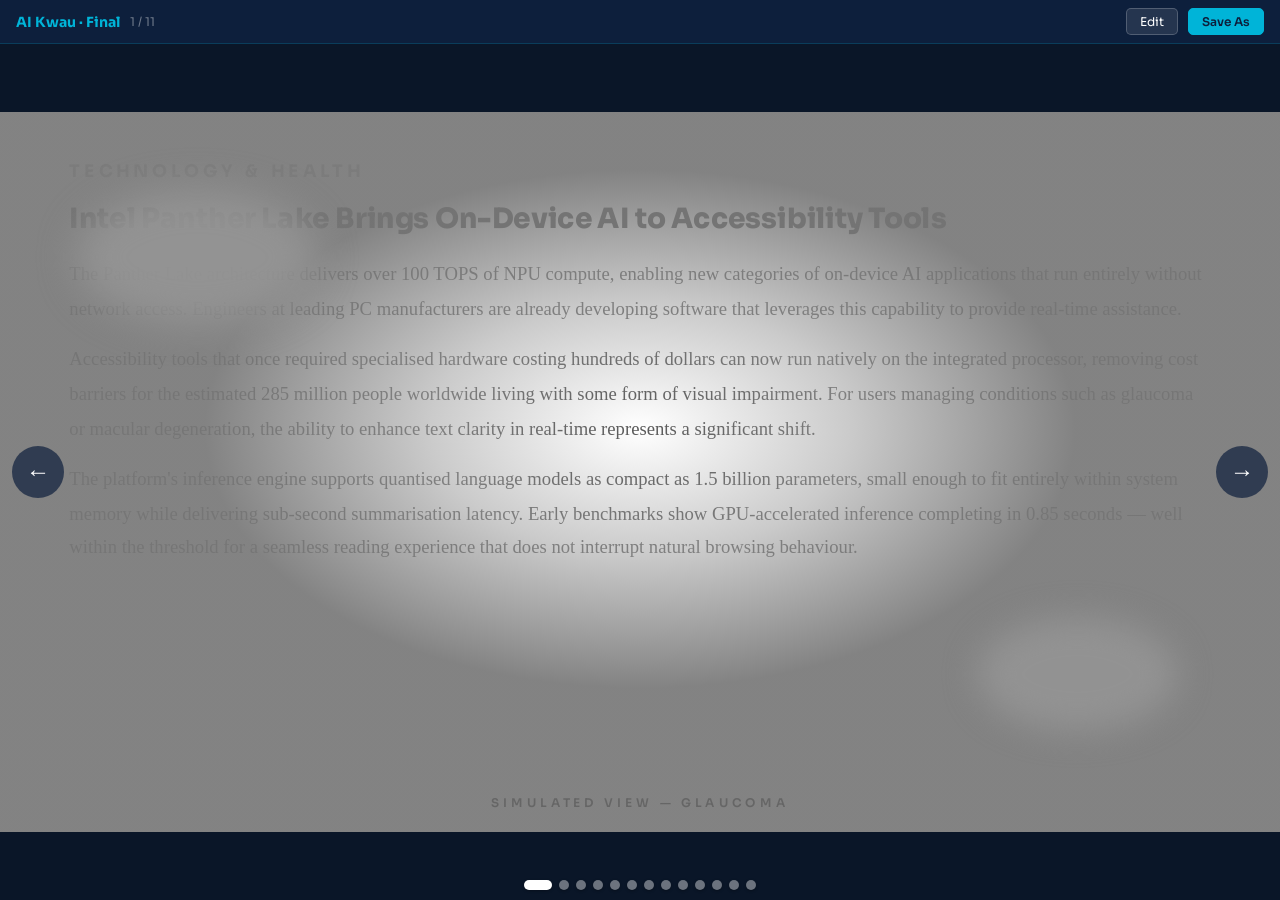
<file: index.html>
<!DOCTYPE html>
<html lang="en">
<head>
<meta charset="UTF-8">
<meta name="viewport" content="width=device-width, initial-scale=1.0">
<title>AI Kwau — Final Presentation</title>
<link href="https://fonts.googleapis.com/css2?family=Sora:wght@300;400;600;700;800&display=swap" rel="stylesheet">
<style>
:root{
  --navy:#0d1f3c;--blue:#1a3a6b;
  --cyan:#00b4d8;--cyanl:#90e0ef;--cyanp:#caf0f8;
  --accent:#0077b6;--white:#fff;--bg:#f4f6fa;
  --gold:#f6ae2d;--goldd:#c9922a;
  --green:#06d6a0;
  --text:#1a1a2e;--muted:#4a5568;
}
*{box-sizing:border-box;margin:0;padding:0;}
body{font-family:'Sora',sans-serif;background:#0a1628;}

#toolbar{background:var(--navy);display:flex;align-items:center;padding:0 16px;height:44px;gap:10px;position:sticky;top:0;z-index:300;border-bottom:1px solid rgba(0,180,216,.2);}
.logo{font-family:'Sora',sans-serif;font-weight:700;font-size:14px;color:var(--cyan);}
.spacer{flex:1;}
.counter{font-size:12px;color:rgba(255,255,255,.4);font-family:'Sora',sans-serif;}
.tbtn{background:rgba(255,255,255,.1);border:1px solid rgba(255,255,255,.2);color:#fff;padding:5px 13px;border-radius:5px;font-size:12px;cursor:pointer;font-family:'Sora',sans-serif;}
.tbtn.primary{background:var(--cyan);border-color:var(--cyan);color:var(--navy);font-weight:600;}

@media(min-width:700px){
  body{height:100vh;overflow:hidden;display:flex;flex-direction:column;}
  #mobile-view{display:none;}
  #stage{flex:1;position:relative;overflow:hidden;}
  #slide-row{position:absolute;inset:0;}
  #slide-wrapper{position:absolute;inset:0;overflow:hidden;}
  .scaler{position:absolute;inset:0;width:960px;height:540px;transform-origin:top left;}
  .slide{position:absolute;inset:0;display:none;background:var(--white);}
  .slide.active{display:flex;}
  .snav{position:absolute;top:50%;transform:translateY(-50%);z-index:50;width:52px;height:52px;border-radius:50%;background:rgba(13,31,60,.7);color:#fff;border:none;font-size:24px;cursor:pointer;display:flex;align-items:center;justify-content:center;backdrop-filter:blur(4px);transition:background .2s;}
  .snav:hover{background:rgba(0,119,182,.9);}
  #btn-prev{left:12px;}#btn-next{right:12px;}
  #nav-bar{position:absolute;bottom:10px;left:0;right:0;display:flex;justify-content:center;z-index:50;}
  #dots{display:flex;gap:7px;}
  .dot{width:10px;height:10px;border-radius:50%;background:rgba(255,255,255,.4);cursor:pointer;transition:all .2s;box-shadow:0 1px 3px rgba(0,0,0,.3);}
  .dot.active{background:#fff;width:28px;border-radius:5px;}

  .tag{display:inline-block;font-family:'Sora',sans-serif;font-size:11px;font-weight:600;letter-spacing:2px;text-transform:uppercase;color:var(--cyan);background:rgba(0,180,216,.1);border:1px solid rgba(0,180,216,.3);padding:5px 14px;border-radius:20px;margin-bottom:16px;}
  .step-badge{display:inline-flex;align-items:center;gap:8px;font-family:'Sora',sans-serif;font-size:12px;font-weight:700;color:#fff;background:var(--cyan);padding:5px 14px;border-radius:20px;margin-bottom:14px;}
  .slide-title{font-family:'Sora',sans-serif;font-size:34px;font-weight:800;color:var(--navy);line-height:1.15;margin-bottom:8px;}
  .slide-sub{font-size:15px;color:var(--muted);line-height:1.6;font-weight:300;}
  .s-left{width:55%;padding:46px 48px;display:flex;flex-direction:column;justify-content:center;}
  .s-right{width:45%;display:flex;align-items:center;justify-content:center;position:relative;}

  /* S1 Cover */
  #s1{background:var(--navy);flex-direction:row;}
  #s1 .s-left{padding:54px 56px;}
  #s1 .brand{font-family:'Sora',sans-serif;font-size:68px;font-weight:800;color:#fff;letter-spacing:-3px;line-height:1;margin-bottom:6px;position:relative;align-self:flex-start;}
  #s1 .brand span{color:var(--cyan);}
  #s1 .tagline{font-size:16px;color:var(--cyanl);margin-bottom:5px;}
  #s1 .tagline-sub{font-family:'Sora',sans-serif;font-size:13px;color:rgba(144,224,239,.6);margin-bottom:30px;}
  #s1 .agenda{display:flex;flex-direction:column;gap:7px;}
  #s1 .ag-item{display:flex;align-items:center;gap:12px;font-size:13.5px;color:rgba(255,255,255,.75);}
  #s1 .ag-num{font-family:'Sora',sans-serif;font-size:13px;font-weight:800;color:var(--cyan);width:22px;}
  #s1 .s-right{background:linear-gradient(135deg,#0096c7,#023e8a);flex-direction:column;}
  #s1 .eye-svg{width:240px;height:240px;}
  #s1 .eye-cap{color:rgba(255,255,255,.35);font-size:10px;font-family:'Sora',sans-serif;letter-spacing:3px;margin-top:12px;}

  /* S2 */
  #s2{flex-direction:row;}
  #s2 .s-left{width:38%;background:var(--navy);padding:48px 38px;display:flex;flex-direction:column;justify-content:center;}
  #s2 .s-left .slide-title{color:#fff;font-size:34px;}
  #s2 .s-left .slide-sub{color:rgba(255,255,255,.55);font-size:14px;}
  #s2 .s-right{width:62%;display:flex;flex-direction:column;justify-content:center;align-items:stretch;}
  .pain-item{display:flex;align-items:center;gap:17px;padding:14px 19px;border-radius:12px;background:var(--bg);border-left:5px solid var(--cyan);}
  .pain-num{font-family:'Sora',sans-serif;font-size:24px;font-weight:800;color:var(--cyan);min-width:64px;}
  .pain-title{font-family:'Sora',sans-serif;font-size:18px;font-weight:700;color:var(--navy);line-height:1.2;}

  /* Feature demo slides */
  #sblind,#svisual1,#svisual2{flex-direction:row;}
  .fslide-left{width:42%;background:var(--navy);padding:40px 36px;display:flex;flex-direction:column;justify-content:center;gap:11px;}
  .fslide-right{width:58%;padding:28px 32px;display:flex;align-items:center;justify-content:center;}
  .demo-ph{width:100%;aspect-ratio:16/9;display:flex;flex-direction:column;align-items:center;justify-content:center;border:2px dashed rgba(0,180,216,.35);border-radius:16px;background:rgba(0,180,216,.04);gap:10px;padding:24px;}
  .ph-icon{font-size:44px;opacity:.45;}
  .ph-label{font-family:'Sora',sans-serif;font-size:13px;font-weight:700;color:rgba(0,180,216,.65);text-align:center;letter-spacing:.5px;}
  .ph-sub{font-family:'Sora',sans-serif;font-size:11px;color:rgba(0,180,216,.35);text-align:center;}
  .feat-item{display:flex;align-items:flex-start;gap:12px;padding:11px 14px;border-radius:10px;background:rgba(255,255,255,.06);border-left:3px solid rgba(0,180,216,.5);}
  .feat-item.gold{border-left-color:rgba(201,146,42,.6);}
  .feat-item.ai{border-left-color:rgba(0,180,216,.9);background:rgba(0,180,216,.1);}
  .fi-icon{font-size:20px;flex-shrink:0;margin-top:1px;}
  .fi-name{font-family:'Sora',sans-serif;font-size:14px;font-weight:700;color:#fff;line-height:1.2;}
  .fi-sub{font-family:'Sora',sans-serif;font-size:11px;color:rgba(255,255,255,.45);margin-top:2px;}

  /* S5 Live Demo transition */
  #s5{flex-direction:column;background:var(--navy);align-items:center;justify-content:center;text-align:center;}
  #s5 .demo-icon{font-size:64px;margin-bottom:18px;}
  #s5 .demo-title{font-family:'Sora',sans-serif;font-size:44px;font-weight:800;color:#fff;margin-bottom:10px;}
  #s5 .demo-sub{font-size:16px;color:rgba(255,255,255,.6);max-width:600px;line-height:1.6;margin-bottom:26px;}
  #s5 .demo-chip-row{display:flex;gap:10px;flex-wrap:wrap;justify-content:center;max-width:640px;}
  #s5 .demo-chip{font-size:12.5px;font-weight:600;color:var(--cyanl);background:rgba(0,180,216,.12);border:1px solid rgba(0,180,216,.3);padding:6px 16px;border-radius:20px;}

  /* S6 Journey */
  #s6{flex-direction:column;background:linear-gradient(135deg,#f0f7ff,#e8f4fd);}
  #s6 .s-top{padding:22px 48px 8px;}
  #s6 .journey{flex:1;display:flex;align-items:center;padding:0 28px 20px;gap:0;}
  /* Journey Map */
  #sjmap{flex-direction:column;background:linear-gradient(135deg,#f0f7ff,#e8f4fd);}
  #sjmap .s-top{padding:22px 48px 8px;}
  #sjmap .journey{flex:1;display:flex;align-items:center;padding:0 28px 20px;gap:0;}
  .j-step{flex:1;display:flex;flex-direction:column;align-items:center;text-align:center;position:relative;padding:0 4px;}
  .j-step:not(:last-child)::after{content:'→';position:absolute;right:-12px;top:20px;font-size:20px;color:var(--cyan);font-family:'Sora',sans-serif;z-index:2;}
  .j-icon{width:68px;height:68px;border-radius:50%;background:#fff;box-shadow:0 4px 14px rgba(0,0,0,.1);display:flex;align-items:center;justify-content:center;font-size:28px;margin-bottom:10px;border:3px solid var(--cyan);flex-shrink:0;}
  .j-step.gold .j-icon{border-color:var(--gold);}
  .j-name{font-family:'Sora',sans-serif;font-size:18px;font-weight:700;color:var(--navy);margin-bottom:5px;line-height:1.25;}
  .j-desc{font-size:13px;color:var(--muted);line-height:1.55;}
  .j-detail{font-size:10px;color:var(--accent);background:rgba(0,119,182,.07);border:1px solid rgba(0,119,182,.2);border-radius:8px;padding:4px 8px;line-height:1.5;text-align:center;margin-top:6px;width:100%;}

  /* S7 Architecture */
  #s7{flex-direction:column;background:linear-gradient(135deg,#f0f7ff,#e8f4fd);}
  #s7 .s-top{padding:20px 44px 10px;}
  #s7 .s-top .slide-title{color:var(--navy);font-size:34px;}
  #s7 .s-top .slide-sub{color:var(--muted);font-size:13px;}
  #s7 .arch-wrap{flex:1;padding:0 32px 14px;display:flex;flex-direction:column;gap:16px;justify-content:center;}
  #s7 .abox{background:rgba(0,0,0,.03);border-color:rgba(0,0,0,.1);}
  #s7 .abox.cyan{background:rgba(0,180,216,.09);border-color:rgba(0,180,216,.3);}
  #s7 .abox.gold{background:rgba(246,174,45,.1);border-color:rgba(201,146,42,.3);}
  #s7 .abox.green{background:rgba(6,214,160,.1);border-color:rgba(6,214,160,.3);}
  #s7 .abox-title{color:var(--navy);}
  #s7 .abox-sub{color:var(--muted);}
  #s7 .aarr{color:rgba(0,0,0,.25);}
  #s7 .arch-mid{color:var(--muted);border-top-color:rgba(0,0,0,.08);border-bottom-color:rgba(0,0,0,.08);}
  #s7 .result-chips{border-top-color:rgba(0,0,0,.1);}
  #s7 .rchip{background:rgba(0,0,0,.04);border-color:rgba(0,0,0,.1);}
  #s7 .rchip-num{color:var(--navy);}
  #s7 .rchip-lbl{color:var(--muted);}
  #s7 .arch-world-row{display:flex;align-items:stretch;gap:0;}
  .world-box{flex:1;border-radius:14px;padding:12px 16px;display:flex;flex-direction:column;gap:8px;}
  .world-box.browser{background:rgba(0,119,182,.05);border:2px solid rgba(0,119,182,.25);}
  .world-box.os{background:rgba(246,174,45,.07);border:2px solid rgba(201,146,42,.28);}
  .world-hdr{font-family:'Sora',sans-serif;font-size:14px;font-weight:800;color:var(--accent);margin-bottom:2px;}
  .world-box.os .world-hdr{color:var(--goldd);}
  .sub-world{border-radius:9px;padding:8px 12px;flex:1;display:flex;flex-direction:column;gap:5px;}
  .sub-world.main-w{background:rgba(0,180,216,.08);border:1px solid rgba(0,180,216,.3);}
  .sub-world.iso-w{background:rgba(0,119,182,.06);border:1px solid rgba(0,119,182,.2);}
  .sub-lbl{font-family:'Sora',sans-serif;font-size:10px;font-weight:700;letter-spacing:1px;text-transform:uppercase;margin-bottom:4px;}
  .sub-lbl.main-w{color:var(--cyan);}
  .sub-lbl.iso-w{color:var(--accent);}
  .w-item{font-family:'Sora',sans-serif;font-size:13px;font-weight:600;color:var(--navy);line-height:1.4;}
  .ce-bridge{text-align:center;font-family:'Sora',sans-serif;font-size:11px;color:var(--cyan);font-weight:600;letter-spacing:.5px;padding:2px 0;flex-shrink:0;}
  .nm-col{width:90px;flex-shrink:0;display:flex;flex-direction:column;align-items:center;justify-content:center;gap:6px;padding:0 6px;}
  .nm-lbl{font-family:'Sora',sans-serif;font-size:11px;font-weight:700;color:var(--accent);text-align:center;line-height:1.4;}
  .nm-arr{font-size:26px;color:var(--accent);opacity:.55;}
  .nm-sub{font-family:'Sora',sans-serif;font-size:9px;color:var(--muted);text-align:center;letter-spacing:.3px;}
  .os-item{display:flex;align-items:center;gap:10px;padding:8px 10px;background:rgba(201,146,42,.07);border-radius:9px;border:1px solid rgba(201,146,42,.2);}
  .os-icon{font-size:20px;flex-shrink:0;}
  .os-name{font-family:'Sora',sans-serif;font-size:13px;font-weight:700;color:var(--navy);line-height:1.2;}
  .os-sub-lbl{font-size:10px;color:var(--muted);margin-top:1px;}
  .br-item{display:flex;align-items:center;gap:10px;padding:8px 10px;background:rgba(0,119,182,.06);border-radius:9px;border:1px solid rgba(0,119,182,.2);}
  .arch-row7{display:flex;align-items:stretch;gap:0;}
  .abox{flex:1;background:rgba(255,255,255,.07);border:1px solid rgba(255,255,255,.13);border-radius:10px;padding:10px 12px;text-align:center;}
  .abox.cyan{background:rgba(0,180,216,.1);border-color:rgba(0,180,216,.35);}
  .abox.gold{background:rgba(246,174,45,.1);border-color:rgba(246,174,45,.3);}
  .abox.green{background:rgba(6,214,160,.1);border-color:rgba(6,214,160,.3);}
  .abox-icon{font-size:22px;margin-bottom:5px;}
  .abox-title{font-family:'Sora',sans-serif;font-size:16px;font-weight:700;color:#fff;margin-bottom:2px;}
  .abox-sub{font-size:12px;color:rgba(255,255,255,.4);line-height:1.5;}
  .aarr{width:30px;flex-shrink:0;display:flex;align-items:center;justify-content:center;color:rgba(0,180,216,.6);font-size:18px;}
  .arch-mid{text-align:center;font-family:'Sora',sans-serif;font-size:12px;font-weight:600;letter-spacing:1.5px;color:rgba(0,180,216,.5);padding:4px 0;}
  .result-chips{display:flex;gap:10px;justify-content:center;padding:4px 0;}
  .rchip{border-radius:10px;padding:7px 16px;text-align:center;}
  .rchip-num{font-family:'Sora',sans-serif;font-size:20px;font-weight:800;line-height:1;}
  .rchip-lbl{font-size:9px;margin-top:2px;}

  /* S8 Value */
  #s8{flex-direction:column;}
  #s8 .s-top{padding:28px 48px 10px;background:linear-gradient(90deg,#0d1f3c,#1a3a6b);}
  #s8 .s-top .slide-title{color:#fff;font-size:34px;}
  #s8 .s-top .slide-sub{color:rgba(255,255,255,.55);font-size:13px;}
  #s8 .cards-row{display:flex;flex:1;padding:16px 38px 32px;}
  .e-card{flex:1;margin:0 6px;padding:20px 16px;border-radius:12px;background:var(--bg);display:flex;flex-direction:column;gap:7px;border-top:4px solid var(--cyan);}
  .e-card .icon{font-size:26px;}
  .e-card .name{font-family:'Sora',sans-serif;font-size:22px;font-weight:700;color:var(--navy);line-height:1.3;}

  /* S10 Validation */
  #s10{flex-direction:column;background:linear-gradient(135deg,#f0f7ff,#e8f4fd);}
  #s10 .s-top{padding:20px 40px 8px;}
  #s10 .s-top .slide-title{color:var(--navy);font-size:34px;}
  #s10 .s-top .slide-sub{color:var(--muted);font-size:14px;}
  #s10 .val-body{flex:1;display:flex;padding:0 44px 18px;min-height:0;}
  #s10 .val-left{flex:1;display:flex;flex-direction:column;justify-content:space-between;}
  #s10 .val-hdr{display:grid;grid-template-columns:1fr 22px 1fr;gap:10px;padding:0 4px 6px;}
  #s10 .val-row{display:grid;grid-template-columns:1fr 22px 1fr;gap:10px;align-items:center;background:rgba(0,119,182,.05);border-radius:9px;padding:10px 14px;}
  #s10 .val-fb{font-size:16.5px;color:var(--text);}
  #s10 .val-arr{text-align:center;color:rgba(0,119,182,.5);font-size:15.5px;}
  #s10 .val-ship{font-size:18px;color:#059669;font-weight:700;}
  .vcheck{display:flex;align-items:flex-start;gap:10px;padding:8px 12px;border-radius:8px;background:rgba(6,214,160,.06);border-left:3px solid rgba(6,214,160,.5);margin-bottom:6px;}
  .vcheck-dot{width:18px;height:18px;border-radius:50%;background:rgba(6,214,160,.2);border:2px solid #06d6a0;display:flex;align-items:center;justify-content:center;font-size:9px;flex-shrink:0;margin-top:1px;}
  .vcheck-tx{font-size:12px;color:rgba(255,255,255,.85);line-height:1.5;}
  .vcheck-tx strong{color:var(--cyanl);}
  .iter-card{background:#fff;border-radius:10px;padding:12px 14px;border:1px solid rgba(0,0,0,.07);}
  .iter-title{font-family:'Sora',sans-serif;font-size:13px;font-weight:700;color:var(--navy);margin-bottom:8px;}
  .iter-row{display:flex;align-items:center;gap:8px;font-size:12px;color:var(--muted);margin-bottom:5px;line-height:1.45;}
  .iter-row .from{color:#e74c3c;text-decoration:line-through;font-family:'Sora',sans-serif;font-size:11px;}
  .iter-row .to{color:#059669;font-weight:700;font-family:'Sora',sans-serif;font-size:11px;}

  /* S11 Future Roadmap */
  #s11{flex-direction:column;background:linear-gradient(135deg,#f0f7ff,#e8f4fd);}
  #s11 .s-top{padding:24px 48px 10px;}
  #s11 .s-top .slide-title{color:var(--navy);font-size:34px;}
  #s11 .s-top .slide-sub{color:var(--muted);font-size:14px;}
  #s11 .rm-grid{flex:1;display:grid;grid-template-columns:1fr 1fr;grid-template-rows:auto auto;align-content:center;gap:12px;padding:0 48px 36px;}
  .rm-card{background:rgba(246,174,45,.08);border:1px solid rgba(201,146,42,.25);border-radius:14px;padding:12px 24px;display:flex;flex-direction:column;gap:6px;}
  .rm-icon{font-size:26px;}
  .rm-title{font-family:'Sora',sans-serif;font-size:22px;font-weight:800;color:var(--navy);}
  .rm-sub{font-size:15px;color:var(--muted);line-height:1.5;}

  /* KPIs */
  #skpi{flex-direction:column;background:linear-gradient(135deg,#f0f7ff,#e8f4fd);}
  #skpi .s-top{padding:18px 44px 4px;}
  #skpi .s-top .slide-title{font-size:34px;color:var(--navy);}
  #skpi .kpi-grid{display:flex;padding:0 40px 28px;gap:16px;flex:1;}
  .kpi-card{flex:1;background:var(--bg);border-radius:14px;padding:20px 18px;border-top:4px solid;box-shadow:0 2px 8px rgba(0,0,0,.05);}
  .kpi-card.cyan{border-top-color:var(--cyan);}
  .kpi-card.gold{border-top-color:var(--gold);}
  .kpi-card.green{border-top-color:var(--green);}
  .kpi-icon{font-size:28px;margin-bottom:8px;}
  .kpi-cat{font-family:'Sora',sans-serif;font-size:15px;font-weight:800;color:var(--navy);margin-bottom:12px;}
  .kpi-item{display:flex;align-items:flex-start;gap:8px;margin-bottom:8px;font-size:14px;color:var(--text);line-height:1.5;}
  .kpi-item .kpi-dot{width:6px;height:6px;border-radius:50%;flex-shrink:0;margin-top:6px;}
  .kpi-dot.cyan{background:var(--cyan);}
  .kpi-dot.gold{background:var(--gold);}
  .kpi-dot.green{background:var(--green);}
  .kpi-achieved{display:inline-block;font-family:'Sora',sans-serif;font-size:9px;font-weight:700;color:#059669;background:rgba(6,214,160,.12);border:1px solid rgba(6,214,160,.3);padding:1px 6px;border-radius:8px;margin-left:4px;}
}
@media(max-width:699px){
  #stage{display:none;}
  #mobile-view{display:block;padding:14px 14px 56px;}
  .mc{background:#fff;border-radius:18px;overflow:hidden;box-shadow:0 4px 22px rgba(0,0,0,.12);margin-bottom:16px;}
  .mh{padding:22px 18px 18px;}
  .mh.dark{background:var(--navy);}
  .mh.light{background:var(--bg);}
  .m-tag{display:inline-block;font-family:'Sora',sans-serif;font-size:10px;font-weight:600;letter-spacing:2px;text-transform:uppercase;color:var(--cyan);background:rgba(0,180,216,.15);border:1px solid rgba(0,180,216,.35);padding:4px 12px;border-radius:20px;margin-bottom:10px;}
  .m-tag.lt{color:var(--accent);background:rgba(0,119,182,.1);border-color:rgba(0,119,182,.3);}
  .m-title{font-family:'Sora',sans-serif;font-size:clamp(24px,6.5vw,30px);font-weight:800;color:#fff;line-height:1.2;margin-bottom:4px;}
  .m-title.dk{color:var(--navy);}
  .m-title span{color:var(--cyan);}
  .m-sub{font-size:clamp(13px,3.8vw,15px);color:rgba(255,255,255,.65);line-height:1.5;}
  .m-sub.dk{color:var(--muted);}
  .m-list{display:flex;flex-direction:column;gap:9px;padding:14px;}
  .m-grid{display:grid;grid-template-columns:1fr 1fr;gap:10px;padding:14px;}
  .m-ac{padding:15px;border-radius:12px;}
  .m-ac.c1{background:#e8f4fd;}.m-ac.c2{background:#fef3e2;}.m-ac.c3{background:#e8fdf5;}.m-ac.c4{background:#fde8f5;}.m-ac.c5{background:#f0e8fd;}
  .m-ac .icon{font-size:24px;margin-bottom:4px;}
  .m-ac .mpct{font-family:'Sora',sans-serif;font-size:clamp(22px,6vw,28px);font-weight:800;color:var(--accent);line-height:1;margin-bottom:5px;}
  .m-ac .name{font-family:'Sora',sans-serif;font-size:clamp(13px,3.5vw,15px);font-weight:700;color:var(--navy);}
  .m-pain{display:flex;align-items:center;gap:13px;padding:13px 15px;background:var(--bg);border-radius:11px;border-left:4px solid var(--cyan);}
  .m-pn{font-family:'Sora',sans-serif;font-size:clamp(19px,5.2vw,23px);font-weight:800;color:var(--cyan);min-width:58px;}
  .m-pt{font-family:'Sora',sans-serif;font-size:clamp(15px,4.2vw,18px);font-weight:700;color:var(--navy);}
  .m-ev{display:flex;align-items:center;gap:8px;font-size:clamp(13px,3.6vw,15px);color:rgba(255,255,255,.8);margin-top:7px;}
  .m-evn{font-family:'Sora',sans-serif;font-size:clamp(18px,5vw,22px);font-weight:800;color:var(--cyan);}
  .m-feat{background:var(--navy);border-radius:12px;padding:15px;position:relative;overflow:hidden;margin-bottom:9px;}
  .m-feat::before{content:'';position:absolute;top:0;left:0;right:0;height:4px;background:var(--cyan);}
  .m-frow{display:flex;align-items:center;gap:10px;margin-bottom:5px;}
  .m-ficon{font-size:22px;}
  .m-fname{font-family:'Sora',sans-serif;font-size:clamp(15px,4vw,17px);font-weight:700;color:#fff;}
  .m-ftag{font-size:clamp(11px,3vw,13px);color:var(--cyan);font-family:'Sora',sans-serif;font-weight:600;margin-left:auto;}
  .m-fen{font-size:clamp(12px,3.2vw,14px);color:rgba(255,255,255,.5);font-family:'Sora',sans-serif;}
  .m-jstep{display:flex;gap:14px;padding:13px 15px;background:var(--bg);border-radius:12px;margin-bottom:9px;align-items:center;}
  .m-jicon{width:52px;height:52px;border-radius:50%;background:#fff;border:3px solid var(--cyan);display:flex;align-items:center;justify-content:center;font-size:24px;flex-shrink:0;}
  .m-jname{font-family:'Sora',sans-serif;font-size:clamp(14px,3.8vw,16px);font-weight:700;color:var(--navy);}
  .m-jdesc{font-size:clamp(12px,3.3vw,14px);color:var(--muted);line-height:1.45;margin-top:2px;}
  .m-sum{display:flex;gap:12px;background:rgba(0,180,216,.07);border-radius:11px;padding:13px 15px;border-left:4px solid var(--cyan);margin-bottom:9px;}
  .m-si{font-size:19px;min-width:24px;}
  .m-st{font-size:clamp(13px,3.7vw,15px);color:var(--text);line-height:1.55;}
  .m-st strong{color:var(--accent);font-family:'Sora',sans-serif;}
  .m-ag{display:flex;gap:11px;padding:10px 16px;align-items:center;border-bottom:1px solid rgba(0,0,0,.05);}
  .m-agn{font-family:'Sora',sans-serif;font-size:clamp(14px,3.8vw,16px);font-weight:800;color:var(--cyan);min-width:24px;}
  .m-agt{font-size:clamp(14px,3.8vw,16px);color:var(--text);}
}
body.edit-mode .slide [contenteditable]{outline:1.5px dashed rgba(0,180,216,.55);border-radius:3px;cursor:text;}
body.edit-mode .slide [contenteditable]:focus{outline:2px solid var(--cyan);background:rgba(0,180,216,.04);}
#btn-edit.on,#btn-move.on{background:rgba(0,180,216,.2);border-color:var(--cyan);color:var(--cyan);}
#btn-move{display:none;}
body.edit-mode #btn-move{display:inline-flex;}
body.move-mode #scaler,body.move-mode #scaler *{cursor:grab!important;}
body.move-mode #scaler *:active{cursor:grabbing!important;}
</style>
</head>
<body>

<div id="toolbar">
  <span class="logo">AI Kwau · Final</span>
  <span class="counter" id="counter">1 / 11</span>
  <div class="spacer"></div>
  <button class="tbtn" id="btn-edit" onclick="toggleEdit()"> Edit</button>
  <button class="tbtn" id="btn-move" onclick="toggleMove()">↖ Move</button>
  <button class="tbtn primary" onclick="saveAsNew()"> Save As</button>
</div>

<div id="stage">
  <div id="slide-row">
    <div id="slide-wrapper">
      <div class="scaler" id="scaler">

      <!-- Glaucoma Vision Simulation — slide 1 -->
      <div class="slide active" id="smot" style="overflow:hidden;background:#ffffff;">
        <!-- Simulated webpage text fills the entire slide -->
        <div style="position:absolute;inset:0;padding:36px 52px;font-family:'Georgia',serif;color:rgba(0,0,0,.65);overflow:hidden;">
          <div style="font-family:'Sora',sans-serif;font-size:13px;font-weight:700;color:rgba(0,0,0,.35);letter-spacing:3px;text-transform:uppercase;margin-bottom:14px;">Technology &amp; Health</div>
          <div style="font-family:'Sora',sans-serif;font-size:21px;font-weight:800;color:rgba(0,0,0,.75);line-height:1.25;margin-bottom:16px;">Intel Panther Lake Brings On-Device AI to Accessibility Tools</div>
          <div style="font-size:14px;line-height:1.85;margin-bottom:12px;">The Panther Lake architecture delivers over 100 TOPS of NPU compute, enabling new categories of on-device AI applications that run entirely without network access. Engineers at leading PC manufacturers are already developing software that leverages this capability to provide real-time assistance.</div>
          <div style="font-size:14px;line-height:1.85;margin-bottom:12px;">Accessibility tools that once required specialised hardware costing hundreds of dollars can now run natively on the integrated processor, removing cost barriers for the estimated 285 million people worldwide living with some form of visual impairment. For users managing conditions such as glaucoma or macular degeneration, the ability to enhance text clarity in real-time represents a significant shift.</div>
          <div style="font-size:14px;line-height:1.85;">The platform's inference engine supports quantised language models as compact as 1.5 billion parameters, small enough to fit entirely within system memory while delivering sub-second summarisation latency. Early benchmarks show GPU-accelerated inference completing in 0.85 seconds — well within the threshold for a seamless reading experience that does not interrupt natural browsing behaviour.</div>
        </div>
        <!-- Light radial vignette — gray periphery -->
        <div style="position:absolute;inset:0;background:radial-gradient(ellipse 34% 36% at 50% 44%,transparent 0%,rgba(160,160,160,.55) 48%,rgba(120,120,120,.92) 100%);pointer-events:none;"></div>
        <!-- Scotoma patch — upper-left -->
        <div style="position:absolute;top:11%;left:6%;width:180px;height:100px;background:rgba(150,150,150,.88);border-radius:50%;filter:blur(14px);pointer-events:none;"></div>
        <!-- Scotoma patch — lower-right -->
        <div style="position:absolute;bottom:14%;right:8%;width:150px;height:85px;background:rgba(150,150,150,.85);border-radius:50%;filter:blur(12px);pointer-events:none;"></div>
        <!-- Caption -->
        <div style="position:absolute;bottom:16px;left:50%;transform:translateX(-50%);font-family:'Sora',sans-serif;font-size:9px;font-weight:600;letter-spacing:3px;text-transform:uppercase;color:rgba(0,0,0,.22);white-space:nowrap;">Simulated View — Glaucoma</div>
      </div>

      <!-- S1 Cover -->
      <div class="slide" id="s1">
        <div class="s-left">
          <div class="tag">Final Presentation</div>
          <div class="brand">AI<span>·</span>Kwau<span style="position:absolute;left:100%;bottom:65%;font-family:'Sora',sans-serif;font-size:15px;font-weight:400;color:var(--cyanl);opacity:.8;letter-spacing:2px;white-space:nowrap;line-height:1;">愛看有</span></div>
          <div class="tagline">Webcam × AI — see clearly, understand instantly</div>
          <div style="margin-top:24px;padding-top:11px;border-top:1px solid rgba(255,255,255,.08);">
            <div style="font-family:'Sora',sans-serif;font-size:12px;font-weight:600;letter-spacing:2px;text-transform:uppercase;color:rgba(144,224,239,.5);margin-bottom:6px;">Team</div>
            <div style="font-family:'Sora',sans-serif;font-size:15px;color:rgba(255,255,255,.7);">Calvin Chen &nbsp;·&nbsp; Ava Lu &nbsp;·&nbsp; Thomas Chang &nbsp;·&nbsp; Yorke Lee</div>
          </div>
        </div>
        <div class="s-right">
          <svg class="eye-svg" viewBox="0 0 200 200">
            <defs><radialGradient id="eg" cx="50%" cy="50%"><stop offset="0%" stop-color="#00b4d8" stop-opacity=".3"/><stop offset="100%" stop-color="#023e8a" stop-opacity="0"/></radialGradient></defs>
            <circle cx="100" cy="100" r="90" fill="none" stroke="rgba(0,180,216,.12)" stroke-width="1"/>
            <circle cx="100" cy="100" r="70" fill="none" stroke="rgba(0,180,216,.18)" stroke-width="1"/>
            <circle cx="100" cy="100" r="50" fill="none" stroke="rgba(0,180,216,.28)" stroke-width="1.5"/>
            <ellipse cx="100" cy="100" rx="80" ry="36" fill="none" stroke="rgba(0,180,216,.5)" stroke-width="1.5"/>
            <circle cx="100" cy="100" r="28" fill="url(#eg)" stroke="rgba(0,180,216,.6)" stroke-width="2"/>
            <circle cx="100" cy="100" r="12" fill="rgba(0,180,216,.4)" stroke="#00b4d8" stroke-width="1.5"/>
            <circle cx="100" cy="100" r="4" fill="#00b4d8"/>
            <path d="M60 60 Q100 20 140 60" fill="none" stroke="#00b4d8" stroke-width="1.5" stroke-dasharray="3,4" opacity=".6"/>
            <path d="M20 20L20 34M20 20L34 20" stroke="rgba(0,180,216,.5)" stroke-width="2" fill="none"/>
            <path d="M180 20L166 20M180 20L180 34" stroke="rgba(0,180,216,.5)" stroke-width="2" fill="none"/>
            <path d="M20 180L20 166M20 180L34 180" stroke="rgba(0,180,216,.5)" stroke-width="2" fill="none"/>
            <path d="M180 180L166 180M180 180L180 166" stroke="rgba(0,180,216,.5)" stroke-width="2" fill="none"/>
          </svg>
        </div>
      </div>

      <!-- S2 Problem Statement — left panel updated with competitor context -->
      <!-- S3 Problem — Five Daily Pain Points -->
      <div class="slide" id="s2">
        <div class="s-left" style="width:36%;background:var(--navy);padding:44px 38px;display:flex;flex-direction:column;justify-content:center;">
          <div class="step-badge">1 · Problem Statement</div>
          <div class="slide-title" style="color:#fff;line-height:1.05;margin-bottom:4px;">The 20%</div>
          <div style="font-family:'Sora',sans-serif;font-size:15px;font-weight:400;color:rgba(255,255,255,.55);margin-bottom:16px;">Vision-Impaired PC Users</div>
          <div style="font-size:11px;color:rgba(255,255,255,.25);margin-top:auto;">Survey n=17 · Avg PC experience 3.4 / 5</div>
        </div>
        <div class="s-right" style="width:64%;padding:32px 40px;display:flex;flex-direction:column;justify-content:center;gap:11px;">
          <div style="font-family:'Sora',sans-serif;font-size:11px;font-weight:700;letter-spacing:2px;text-transform:uppercase;color:var(--accent);margin-bottom:2px;">Five Daily Pain Points</div>
          <div class="pain-item"><div class="pain-num">71%</div><div class="pain-title">Eye strain from long screen time</div></div>
          <div class="pain-item"><div class="pain-num">65%</div><div class="pain-title">Text too small to read</div></div>
          <div class="pain-item"><div class="pain-num">47%</div><div class="pain-title">Low screen contrast</div></div>
          <div class="pain-item"><div class="pain-num">24%</div><div class="pain-title">Cursor hard to track and locate</div></div>
          <div class="pain-item"><div class="pain-num">18%</div><div class="pain-title">Can't find buttons or links</div></div>
        </div>
      </div>

      <!-- S4 Problem — 59% stat + Why Abandoned -->
      <div class="slide" id="s2b" style="background:var(--navy);flex-direction:column;align-items:center;justify-content:center;gap:28px;">
        <div class="step-badge">1 · Problem Statement</div>
        <div style="text-align:center;">
          <div style="font-family:'Sora',sans-serif;font-size:96px;font-weight:800;color:var(--cyan);line-height:1;letter-spacing:-4px;">59%</div>
          <div style="font-family:'Sora',sans-serif;font-size:20px;color:rgba(255,255,255,.8);margin-top:12px;">never adopted an assistive tool</div>
        </div>
        <div style="padding:20px 32px;background:rgba(231,76,60,.08);border:1px solid rgba(231,76,60,.3);border-radius:14px;max-width:560px;width:100%;">
          <div style="font-family:'Sora',sans-serif;font-size:11px;font-weight:700;color:rgba(231,76,60,.9);letter-spacing:1px;text-transform:uppercase;margin-bottom:14px;">Why Existing Tools Are Abandoned</div>
          <div style="font-family:'Sora',sans-serif;font-size:18px;font-weight:700;color:var(--gold);margin-bottom:10px;">Always-on required</div>
          <div style="font-family:'Sora',sans-serif;font-size:18px;font-weight:700;color:var(--gold);">Special hardware</div>
        </div>
      </div>

      <!-- Market Opportunity -->
      <div class="slide" id="smkt" style="background:var(--navy);">

        <!-- Header -->
        <div style="position:absolute;top:30px;left:52px;">
          <div class="step-badge">1 · Problem Statement</div>
          <div style="font-family:'Sora',sans-serif;font-size:26px;font-weight:800;color:#fff;margin-top:7px;">Market Opportunity</div>
        </div>

        <!-- VS -->
        <div style="position:absolute;top:50%;left:50%;transform:translate(-50%,-50%);font-family:'Sora',sans-serif;font-size:10px;font-weight:700;letter-spacing:4px;color:rgba(255,255,255,.16);text-transform:uppercase;">vs</div>

        <!-- High Contrast / Magnifying card -->
        <div style="position:absolute;top:130px;left:52px;width:396px;height:158px;background:rgba(231,76,60,.04);border:1px solid rgba(231,76,60,.22);border-radius:14px;padding:20px 24px;">
          <div style="font-family:'Sora',sans-serif;font-size:11px;font-weight:700;letter-spacing:1.5px;text-transform:uppercase;color:rgba(255,255,255,.3);margin-bottom:9px;">Built-in OS Tools</div>
          <div style="font-family:'Sora',sans-serif;font-size:16px;font-weight:700;color:rgba(255,255,255,.6);margin-bottom:14px;">High Contrast · Magnifying</div>
          <div style="display:flex;gap:8px;flex-wrap:wrap;">
            <span style="font-family:'Sora',sans-serif;font-size:12px;color:rgba(231,76,60,.8);background:rgba(231,76,60,.1);border:1px solid rgba(231,76,60,.22);border-radius:6px;padding:4px 11px;">Manual activation</span>
            <span style="font-family:'Sora',sans-serif;font-size:12px;color:rgba(231,76,60,.8);background:rgba(231,76,60,.1);border:1px solid rgba(231,76,60,.22);border-radius:6px;padding:4px 11px;">Disrupts layout</span>
          </div>
        </div>

        <!-- Tobii card -->
        <div style="position:absolute;top:304px;left:52px;width:396px;height:158px;background:rgba(231,76,60,.04);border:1px solid rgba(231,76,60,.22);border-radius:14px;padding:20px 24px;">
          <div style="font-family:'Sora',sans-serif;font-size:11px;font-weight:700;letter-spacing:1.5px;text-transform:uppercase;color:rgba(255,255,255,.3);margin-bottom:9px;">Eye Tracker Hardware</div>
          <div style="font-family:'Sora',sans-serif;font-size:16px;font-weight:700;color:rgba(255,255,255,.6);margin-bottom:14px;">Tobii</div>
          <div style="display:flex;gap:8px;">
            <span style="font-family:'Sora',sans-serif;font-size:12px;color:rgba(231,76,60,.8);background:rgba(231,76,60,.1);border:1px solid rgba(231,76,60,.22);border-radius:6px;padding:4px 11px;">External hardware required</span>
          </div>
        </div>

        <!-- AI-Kwau card -->
        <div style="position:absolute;top:130px;right:52px;width:396px;height:332px;background:rgba(0,180,216,.05);border:1.5px solid rgba(0,180,216,.38);border-radius:14px;padding:28px 28px;display:flex;flex-direction:column;justify-content:center;box-shadow:0 0 48px rgba(0,180,216,.07);">
          <div style="font-family:'Sora',sans-serif;font-size:28px;font-weight:800;color:var(--cyan);letter-spacing:-1px;margin-bottom:2px;">AI·Kwau</div>
          <div style="font-family:'Sora',sans-serif;font-size:11px;color:rgba(144,224,239,.4);letter-spacing:3px;margin-bottom:26px;">愛看有</div>
          <div style="display:flex;flex-direction:column;gap:16px;">
            <div style="display:flex;align-items:center;gap:12px;">
              <div style="width:22px;height:22px;flex-shrink:0;background:rgba(6,214,160,.14);border-radius:50%;display:flex;align-items:center;justify-content:center;"><span style="color:var(--green);font-size:13px;font-weight:700;">✓</span></div>
              <div style="font-family:'Sora',sans-serif;font-size:15px;color:rgba(255,255,255,.82);">Automatic — no setup needed</div>
            </div>
            <div style="display:flex;align-items:center;gap:12px;">
              <div style="width:22px;height:22px;flex-shrink:0;background:rgba(6,214,160,.14);border-radius:50%;display:flex;align-items:center;justify-content:center;"><span style="color:var(--green);font-size:13px;font-weight:700;">✓</span></div>
              <div style="font-family:'Sora',sans-serif;font-size:15px;color:rgba(255,255,255,.82);">Browser-native · preserves layout</div>
            </div>
            <div style="display:flex;align-items:center;gap:12px;">
              <div style="width:22px;height:22px;flex-shrink:0;background:rgba(6,214,160,.14);border-radius:50%;display:flex;align-items:center;justify-content:center;"><span style="color:var(--green);font-size:13px;font-weight:700;">✓</span></div>
              <div style="font-family:'Sora',sans-serif;font-size:15px;color:rgba(255,255,255,.82);">Zero extra hardware</div>
            </div>
          </div>
        </div>

      </div>

      <!-- Blind Area — feature slide with demo video placeholder -->
      <div class="slide" id="sblind">
        <div class="fslide-left">
          <div class="step-badge" style="background:var(--goldd);">2 · Proposed Solution</div>
          <div class="slide-title" style="color:#fff;font-size:30px;line-height:1.1;margin-bottom:4px;">Blind Area<span style="font-family:'Sora',sans-serif;font-size:14px;font-weight:300;color:rgba(255,255,255,.45);display:block;margin-top:4px;">Unvisited zones — AI detects &amp; guides</span></div>
          <div class="feat-item gold">
            <div><div class="fi-name">Gaze Heatmap</div></div>
          </div>
          <div class="feat-item gold">
            <div><div class="fi-name">Blind Spot Detection</div></div>
          </div>
        </div>
        <div class="fslide-right">
          <div class="demo-ph">
            <div class="ph-label">Demo Video — Blind-Spot Hints</div>
            <div class="ph-sub">Replace with demo video file</div>
          </div>
        </div>
      </div>

      <!-- Visible Area: Text Enhancement — feature slide with screenshot/GIF placeholder -->
      <div class="slide" id="svisual1">
        <div class="fslide-left">
          <div class="step-badge">2 · Proposed Solution</div>
          <div class="slide-title" style="color:#fff;font-size:30px;line-height:1.1;margin-bottom:4px;">Visible Area<span style="font-family:'Sora',sans-serif;font-size:14px;font-weight:300;color:rgba(255,255,255,.45);display:block;margin-top:4px;">Text Enhancement — triggered by gaze hold</span></div>
          <div class="feat-item">
            <div><div class="fi-name">Bold &amp; Darken</div></div>
          </div>
          <div class="feat-item">
            <div><div class="fi-name">Font Enlargement</div></div>
          </div>
          <div class="feat-item">
            <div><div class="fi-name">High Contrast Themes <span style="font-size:10px;font-weight:700;color:var(--green);background:rgba(6,214,160,.12);border:1px solid rgba(6,214,160,.3);border-radius:5px;padding:1px 7px;margin-left:4px;">User Feedback</span></div></div>
          </div>
        </div>
        <div class="fslide-right">
          <div class="demo-ph">
            <div class="ph-label">Screenshot / GIF — Text Enhancement</div>
            <div class="ph-sub">Replace with screenshot or animated GIF</div>
          </div>
        </div>
      </div>

      <!-- Visible Area: AI Summary — feature slide with demo video placeholder -->
      <div class="slide" id="svisual2">
        <div class="fslide-left">
          <div class="step-badge">2 · Proposed Solution</div>
          <div class="slide-title" style="color:#fff;font-size:30px;line-height:1.1;margin-bottom:4px;">Visible Area<span style="font-family:'Sora',sans-serif;font-size:14px;font-weight:300;color:rgba(255,255,255,.45);display:block;margin-top:4px;">AI Paragraph Summary</span></div>
          <div class="feat-item ai">
            <div><div class="fi-name" style="color:var(--cyanl);">Paragraph Summary <span style="font-size:10px;font-weight:700;color:var(--green);background:rgba(6,214,160,.12);border:1px solid rgba(6,214,160,.3);border-radius:5px;padding:1px 7px;margin-left:4px;">User Feedback</span></div></div>
          </div>
          <div class="feat-item">
            <div><div class="fi-name">Click-to-Reveal</div></div>
          </div>
        </div>
        <div class="fslide-right">
          <div class="demo-ph">
            <div class="ph-label">Demo Video — AI Summary</div>
            <div class="ph-sub">Replace with demo video file</div>
          </div>
        </div>
      </div>

      <!-- Active Perception Loop -->
      <div class="slide" id="sloop" style="background:var(--navy);overflow:hidden;">
        <svg style="position:absolute;inset:0;width:960px;height:540px;" viewBox="0 0 960 540" xmlns="http://www.w3.org/2000/svg">
          <defs>
            <marker id="sloop-arr" markerWidth="8" markerHeight="6" refX="7" refY="3" orient="auto">
              <polygon points="0 0, 8 3, 0 6" fill="rgba(0,180,216,.55)"/>
            </marker>
          </defs>
          <!-- Sense → Decide -->
          <path d="M 258 353 C 275 278 372 233 413 217" fill="none" stroke="rgba(0,180,216,.38)" stroke-width="1.8" marker-end="url(#sloop-arr)"/>
          <!-- Decide → Act -->
          <path d="M 547 217 C 590 233 688 278 702 353" fill="none" stroke="rgba(0,180,216,.38)" stroke-width="1.8" marker-end="url(#sloop-arr)"/>
          <!-- Act → Sense -->
          <path d="M 752 443 C 680 497 308 497 208 443" fill="none" stroke="rgba(0,180,216,.38)" stroke-width="1.8" marker-end="url(#sloop-arr)"/>
          <!-- Centre loop indicator -->
          <circle cx="480" cy="320" r="26" fill="none" stroke="rgba(0,180,216,.16)" stroke-width="1.5" stroke-dasharray="4,4"/>
          <text x="480" y="328" text-anchor="middle" font-size="22" fill="rgba(0,180,216,.32)" font-family="sans-serif">⟳</text>
        </svg>

        <!-- Header -->
        <div style="position:absolute;top:28px;left:52px;">
          <div class="step-badge">Extension Architecture</div>
          <div style="font-family:'Sora',sans-serif;font-size:26px;font-weight:800;color:#fff;margin-top:7px;">Active Perception Loop</div>
        </div>

        <!-- DECIDE node (top centre) -->
        <div style="position:absolute;top:135px;left:385px;width:190px;padding:14px 18px;background:rgba(246,174,45,.07);border:1.5px solid rgba(246,174,45,.45);border-radius:13px;">
          <div style="font-family:'Sora',sans-serif;font-size:10px;font-weight:700;letter-spacing:2.5px;text-transform:uppercase;color:var(--gold);margin-bottom:6px;">Decide</div>
          <div style="font-family:'Sora',sans-serif;font-size:16px;font-weight:600;color:rgba(255,255,255,.88);">Focus Hold</div>
        </div>

        <!-- SENSE node (bottom left) -->
        <div style="position:absolute;top:355px;left:105px;width:190px;padding:14px 18px;background:rgba(0,180,216,.07);border:1.5px solid rgba(0,180,216,.45);border-radius:13px;">
          <div style="font-family:'Sora',sans-serif;font-size:10px;font-weight:700;letter-spacing:2.5px;text-transform:uppercase;color:var(--cyan);margin-bottom:6px;">Sense</div>
          <div style="font-family:'Sora',sans-serif;font-size:15px;font-weight:500;color:rgba(255,255,255,.8);line-height:1.65;">Gaze Position<br>Heatmap</div>
        </div>

        <!-- ACT node (bottom right) -->
        <div style="position:absolute;top:355px;left:665px;width:190px;padding:14px 18px;background:rgba(6,214,160,.07);border:1.5px solid rgba(6,214,160,.45);border-radius:13px;">
          <div style="font-family:'Sora',sans-serif;font-size:10px;font-weight:700;letter-spacing:2.5px;text-transform:uppercase;color:var(--green);margin-bottom:6px;">Act</div>
          <div style="font-family:'Sora',sans-serif;font-size:15px;font-weight:500;color:rgba(255,255,255,.8);line-height:1.65;">Enhance Text<br>Blind Spot Alert</div>
        </div>
      </div>

      <!-- S7 AI Architecture -->
      <div class="slide" id="s7">
        <div class="s-top">
          <div class="step-badge">2 · Proposed Solution</div>
          <div class="slide-title">On-Device AI Stack</div>
          <div class="slide-sub">All inference runs locally — no API, no cloud, no data leaves the laptop</div>
        </div>
        <div class="arch-wrap">
          <div class="arch-world-row">
            <div class="world-box browser">
              <div class="world-hdr">Browser World</div>
              <div class="br-item"><div><div class="os-name">Gaze Tracking</div><div class="os-sub-lbl">Mouse hover · Webcam</div></div></div>
              <div class="br-item"><div><div class="os-name">Content Enhancement</div><div class="os-sub-lbl">Text enhancement · AI Summary</div></div></div>
              <div class="br-item"><div><div class="os-name">Service Worker</div><div class="os-sub-lbl">Native port routing</div></div></div>
            </div>
            <div class="nm-col">
              <div class="nm-lbl">Native<br>Messaging</div>
              <div class="nm-arr">↔</div>
              <div class="nm-sub">stdin / stdout</div>
            </div>
            <div class="world-box os">
              <div class="world-hdr">OS World</div>
              <div class="os-item"><div><div class="os-name">Native Host</div><div class="os-sub-lbl">PyInstaller · Windows</div></div></div>
              <div class="os-item"><div><div class="os-name">OpenVINO GenAI</div><div class="os-sub-lbl">Inference Runtime</div></div></div>
              <div class="os-item"><div><div class="os-name">Qwen2.5-1.5B INT4</div><div class="os-sub-lbl">On-device AI Model</div></div></div>
            </div>
          </div>
          <div style="display:flex;flex-direction:column;gap:4px;">
            <div class="result-chips">
              <div class="rchip" style="background:rgba(0,180,216,.12);border:1px solid rgba(0,180,216,.3);">
                <div class="rchip-num" style="color:var(--cyan);">0.85s</div>
                <div class="rchip-lbl" style="color:var(--muted);">GPU · 71 tok/s</div>
              </div>
              <div class="rchip" style="background:rgba(0,0,0,.04);border:1px solid rgba(0,0,0,.1);">
                <div class="rchip-num" style="color:var(--navy);">1.32s</div>
                <div class="rchip-lbl" style="color:var(--muted);">CPU · 45 tok/s</div>
              </div>
              <div class="rchip" style="background:rgba(0,0,0,.04);border:1px solid rgba(0,0,0,.1);">
                <div class="rchip-num" style="color:var(--navy);">1.62s</div>
                <div class="rchip-lbl" style="color:var(--muted);">NPU · 37 tok/s</div>
              </div>
            </div>
            <div style="text-align:center;font-family:'Sora',sans-serif;font-size:13px;font-weight:600;color:var(--muted);letter-spacing:.5px;">Test Environment · KentoI (Intel Panther Lake)</div>
          </div>
        </div>
      </div>

      <!-- User Journey Map -->
      <div class="slide" id="sjmap">
        <div class="s-top">
          <div class="step-badge">3 · User Experience Flow</div>
          <div class="slide-title" style="font-size:30px;">User Journey Map</div>
        </div>
        <div class="journey">
          <div class="j-step">
            <div class="j-icon"></div>
            <div class="j-name">Pre-installed</div>
            <div class="j-desc">Ready at boot<br>No setup needed</div>
          </div>
          <div class="j-step">
            <div class="j-icon"></div>
            <div class="j-name">One-time Setup</div>
            <div class="j-desc">25-point gaze calibration<br>Done once · ~60 seconds</div>
          </div>
          <div class="j-step">
            <div class="j-icon"></div>
            <div class="j-name">Browse Normally</div>
            <div class="j-desc">AI runs silently<br>No habit change</div>
          </div>
          <div class="j-step gold">
            <div class="j-icon"></div>
            <div class="j-name">Gaze Holds 1.5s</div>
            <div class="j-desc">Text enhancements<br>AI Summary appears</div>
          </div>
          <div class="j-step">
            <div class="j-icon"></div>
            <div class="j-name">Read Faster</div>
            <div class="j-desc">Summary aids comprehension</div>
          </div>
        </div>
      </div>

      <!-- S6 Read Faster — timing data -->
      <div class="slide" id="s6" style="flex-direction:column;background:linear-gradient(135deg,#f0f7ff,#e8f4fd);">
        <div class="s-top" style="padding:26px 56px 10px;text-align:center;">
          <div class="step-badge" style="display:inline-flex;">3 · User Experience</div>
          <div class="slide-title" style="color:var(--navy);font-size:40px;margin-top:8px;">Read Faster</div>
          <div class="slide-sub" style="color:var(--muted);font-size:14px;margin-top:4px;">Measured reading time across three conditions — same 1000-word article, same user</div>
        </div>
        <div style="flex:1;display:flex;align-items:flex-end;justify-content:center;padding:0 72px 48px;gap:32px;">
          <!-- Column 1: Baseline -->
          <div style="flex:1;display:flex;flex-direction:column;align-items:center;gap:10px;">
            <div style="font-family:'Sora',sans-serif;font-size:40px;font-weight:800;color:var(--navy);letter-spacing:-1px;">4:12</div>
            <div style="width:100%;border-radius:10px 10px 0 0;background:rgba(0,119,182,.25);height:180px;"></div>
            <div style="font-family:'Sora',sans-serif;font-size:13px;font-weight:700;color:var(--navy);text-align:center;">Baseline</div>
            <div style="font-family:'Sora',sans-serif;font-size:11px;color:var(--muted);text-align:center;">No enhancement</div>
          </div>
          <!-- Column 2: Bold + High Contrast -->
          <div style="flex:1;display:flex;flex-direction:column;align-items:center;gap:10px;">
            <div style="font-family:'Sora',sans-serif;font-size:40px;font-weight:800;color:var(--cyan);letter-spacing:-1px;">2:37</div>
            <div style="width:100%;border-radius:10px 10px 0 0;background:rgba(0,180,216,.45);height:112px;"></div>
            <div style="font-family:'Sora',sans-serif;font-size:13px;font-weight:700;color:var(--accent);text-align:center;">Bold + High Contrast</div>
            <div style="font-family:'Sora',sans-serif;font-size:14px;font-weight:800;color:var(--cyan);">38% faster</div>
          </div>
          <!-- Column 3: + AI Summary -->
          <div style="flex:1;display:flex;flex-direction:column;align-items:center;gap:10px;">
            <div style="font-family:'Sora',sans-serif;font-size:40px;font-weight:800;color:var(--green);letter-spacing:-1px;">1:21</div>
            <div style="width:100%;border-radius:10px 10px 0 0;background:rgba(6,214,160,.55);height:58px;"></div>
            <div style="font-family:'Sora',sans-serif;font-size:13px;font-weight:700;color:#059669;text-align:center;">+ AI Summary</div>
            <div style="font-family:'Sora',sans-serif;font-size:14px;font-weight:800;color:var(--green);">68% faster</div>
          </div>
        </div>
      </div>

      <!-- S8 Value: Curb-Cut Effect -->
      <div class="slide" id="s8">
        <div class="s-top">
          <div class="step-badge" style="background:var(--gold);color:var(--navy);">4 · Value &amp; Impact / Curb-Cut</div>
          <div class="slide-title">Curb-Cut Effect — From 20% to Everyday Users<span style="font-family:'Sora',sans-serif;font-size:14px;font-weight:300;color:rgba(255,255,255,.45);display:block;margin-top:4px;">The same solution works for everyday users — not just vision-impaired</span></div>
        </div>
        <div class="cards-row" style="align-items:flex-start;padding-top:24px;padding-bottom:48px;">
          <div class="e-card">
            <div class="name">Screen Glare &amp; Reflections</div>
          </div>
          <div class="e-card">
            <div class="name">Outdoor Bright Sunlight</div>
          </div>
          <div class="e-card">
            <div class="name">Eye Strain from Long Screen Time</div>
          </div>
          <div class="e-card" style="border-top-color:var(--gold);">
            <div class="name">Busy Readers &amp; Skimmers</div>
          </div>
        </div>
      </div>

      </div><!-- /scaler -->
    </div><!-- /slide-wrapper -->
    <button class="snav" id="btn-prev" onclick="prev()">&#8592;</button>
    <button class="snav" id="btn-next" onclick="next()">&#8594;</button>
    <div id="nav-bar"><div id="dots"></div></div>
  </div><!-- /slide-row -->
</div><!-- /stage -->

<!-- MOBILE -->
<div id="mobile-view">
  <div class="mc"><div class="mh dark"><div class="m-tag">Final Presentation</div><div class="m-title">AI<span>·</span>Kwau</div><div class="m-sub">Webcam × AI — see clearly, understand instantly</div></div><div style="padding:6px 0;"><div class="m-ag"><div class="m-agn">01</div><div class="m-agt">Our Story</div></div><div class="m-ag"><div class="m-agn">02</div><div class="m-agt">Problem Statement</div></div><div class="m-ag"><div class="m-agn">03</div><div class="m-agt">Proposed Solution</div></div><div class="m-ag"><div class="m-agn">04</div><div class="m-agt">Read Faster</div></div><div class="m-ag"><div class="m-agn">05</div><div class="m-agt">Value &amp; Impact / Curb-Cut</div></div></div></div>
  <div class="mc"><div class="mh dark" style="background:#0b1520;position:relative;overflow:hidden;min-height:120px;"><div style="position:absolute;inset:0;background:radial-gradient(ellipse 50% 60% at 50% 50%,transparent 0%,rgba(0,0,0,.85) 100%);pointer-events:none;"></div><div style="position:relative;z-index:1;"><div class="m-tag">Simulated View — Glaucoma</div><div class="m-title">Why We Built This</div><div class="m-sub">Teammate diagnosed with glaucoma — visual field loss and blurry text make PC use difficult daily</div></div></div></div>
  <div class="mc"><div class="mh dark"><div class="m-tag">1 · Problem Statement</div><div class="m-title">The 20%</div><div class="m-sub">Vision-Impaired PC Users</div><div class="m-ev"><span class="m-evn">59%</span> never used any assistive tool</div></div><div class="m-list"><div class="m-pain"><div class="m-pn">71%</div><div class="m-pt">Eye strain from long screen time</div></div><div class="m-pain"><div class="m-pn">65%</div><div class="m-pt">Text too small to read</div></div><div class="m-pain"><div class="m-pn">47%</div><div class="m-pt">Low screen contrast</div></div><div class="m-pain"><div class="m-pn">24%</div><div class="m-pt">Cursor hard to track</div></div><div class="m-pain"><div class="m-pn">18%</div><div class="m-pt">Can't find buttons or links</div></div><div style="padding:10px 14px;background:rgba(231,76,60,.06);border-radius:10px;border:1px solid rgba(231,76,60,.2);font-size:13px;color:var(--muted);line-height:1.6;">Existing tools: always-on required or special hardware needed — 59% never adopt</div></div></div>
  <div class="mc"><div class="mh dark"><div class="m-tag">2 · Proposed Solution</div><div class="m-title">Blind Area &amp; Visible Area</div><div class="m-sub">On-device AI · No cloud · No extra hardware</div></div><div class="m-list"><div class="m-feat"><div class="m-frow"><div class="m-fname">Blind Area</div><div class="m-ftag" style="color:var(--goldd);">Auto-detect</div></div><div class="m-fen">Gaze Heatmap · Blind-Spot Highlight · Focus Attraction</div></div><div class="m-feat"><div class="m-frow"><div class="m-fname">Visible Area</div><div class="m-ftag">Hold 1.5s</div></div><div class="m-fen">Bold &amp; Darken · Font Enlargement · High Contrast (5.0/5) · AI Summary (4.3/5)</div></div><div class="m-feat"><div class="m-frow"><div class="m-fname">Qwen2.5-1.5B INT4</div><div class="m-ftag">OpenVINO</div></div><div class="m-fen">GPU 0.85s · CPU 1.32s · NPU 1.62s on Panther Lake</div></div></div></div>
  <div class="mc"><div class="mh light"><div class="m-tag lt">3 · User Experience</div><div class="m-title dk">Read Faster</div><div class="m-sub dk" style="color:var(--muted);">Measured reading time improvement with AI Kwau</div></div><div class="m-list"><div class="m-sum"><div class="m-st">Baseline: <strong>4:12</strong></div></div><div class="m-sum"><div class="m-st">Bold + High Contrast: <strong style="color:var(--cyan);">2:37</strong> — 38% faster</div></div><div class="m-sum"><div class="m-st">+ AI Summary: <strong style="color:var(--green);">1:21</strong> — 68% faster</div></div></div></div>
  <div class="mc"><div class="mh dark"><div class="m-tag" style="background:rgba(246,174,45,.15);border-color:rgba(246,174,45,.4);color:var(--goldd);">4 · Value &amp; Impact</div><div class="m-title">Curb-Cut Effect</div><div class="m-sub">From 20% to everyday users</div></div><div class="m-list"><div style="padding:12px 15px;background:var(--bg);border-radius:11px;font-size:14px;color:var(--muted);line-height:1.6;margin-bottom:8px;">Screen glare · Outdoor sunlight · Eye strain — same experience as vision-impaired users</div><div style="padding:12px 15px;background:var(--bg);border-radius:11px;font-size:14px;color:var(--muted);line-height:1.6;">Busy readers — AI summary saves reading time for everyone</div></div></div>
</div><!-- /mobile-view -->

<script>
let cur=0,total=13;
const dotsEl=document.getElementById('dots');
for(let i=0;i<total;i++){
  const d=document.createElement('div');
  d.className='dot'+(i===0?' active':'');
  d.onclick=(()=>{const n=i;return()=>goTo(n);})();
  dotsEl.appendChild(d);
}
const slides=document.querySelectorAll('#scaler .slide');
const getDots=()=>document.querySelectorAll('#dots .dot');
function goTo(n){
  slides[cur].classList.remove('active');
  getDots()[cur].classList.remove('active');
  cur=Math.max(0,Math.min(total-1,n));
  slides[cur].classList.add('active');
  getDots()[cur].classList.add('active');
  document.getElementById('counter').textContent=(cur+1)+' / '+total;
}
function prev(){goTo(cur-1);}
function next(){goTo(cur+1);}
document.addEventListener('keydown',e=>{
  if(editMode)return;
  if(e.key==='ArrowLeft'){e.preventDefault();prev();}
  if(e.key==='ArrowRight'){e.preventDefault();next();}
},true);
function scaleSlide(){
  const row=document.getElementById('slide-row');
  const s=document.getElementById('scaler');
  if(!row||!s)return;
  const cw=row.offsetWidth,ch=row.offsetHeight;
  if(!cw||!ch)return;
  const sc=Math.min(cw/960,ch/540);
  s.style.transform=`scale(${sc})`;
  s.style.left=Math.round((cw-960*sc)/2)+'px';
  s.style.top=Math.round((ch-540*sc)/2)+'px';
}
window.addEventListener('resize',scaleSlide);
requestAnimationFrame(()=>requestAnimationFrame(scaleSlide));

let editMode=false;
function toggleEdit(){
  editMode=!editMode;
  document.body.classList.toggle('edit-mode',editMode);
  const btn=document.getElementById('btn-edit');
  btn.textContent=editMode?' Done':' Edit';
  btn.classList.toggle('on',editMode);
  if(!editMode)document.querySelectorAll('[contenteditable]').forEach(el=>el.removeAttribute('contenteditable'));
}
document.getElementById('scaler').addEventListener('click',function(e){
  if(!editMode||moveMode)return;
  const skip=new Set(['svg','path','circle','ellipse','defs','radialgradient','stop','button']);
  let el=e.target;
  while(el&&el!==this){
    if(!skip.has(el.tagName.toLowerCase())&&!el.classList.contains('slide')&&el.id!=='scaler'&&el.textContent.trim()){
      if(!el.getAttribute('contenteditable'))el.setAttribute('contenteditable','true');
      el.focus();break;
    }
    el=el.parentElement;
  }
},false);
let moveMode=false;
function toggleMove(){
  moveMode=!moveMode;
  document.body.classList.toggle('move-mode',moveMode);
  document.getElementById('btn-move').classList.toggle('on',moveMode);
}
(function(){
  let _drag=null;
  function _sc(){const m=(document.getElementById('scaler').style.transform||'').match(/scale\(([^)]+)\)/);return m?parseFloat(m[1]):1;}
  function _getTx(el){const m=(el.style.transform||'').match(/translate\((-?[\d.]+)px,\s*(-?[\d.]+)px\)/);return m?{x:parseFloat(m[1]),y:parseFloat(m[2])}:{x:0,y:0};}
  document.getElementById('scaler').addEventListener('mousedown',function(e){
    if(!editMode||!moveMode||e.button!==0)return;
    e.preventDefault();
    let el=e.target;
    while(el&&el!==this){
      if(!el.classList.contains('slide')&&el.id!=='scaler'){
        const t=_getTx(el);
        _drag={el,sx:e.clientX,sy:e.clientY,ox:t.x,oy:t.y};
        break;
      }
      el=el.parentElement;
    }
  },false);
  document.addEventListener('mousemove',function(e){if(!_drag)return;const sc=_sc();_drag.el.style.transform=`translate(${_drag.ox+(e.clientX-_drag.sx)/sc}px,${_drag.oy+(e.clientY-_drag.sy)/sc}px)`;});
  document.addEventListener('mouseup',function(){_drag=null;});
})();
function saveAsNew(){
  const c=document.cloneNode(true);
  c.body.classList.remove('edit-mode');
  c.querySelectorAll('[contenteditable]').forEach(el=>el.removeAttribute('contenteditable'));
  const eb=c.getElementById('btn-edit');if(eb){eb.textContent=' Edit';eb.classList.remove('on');}
  const a=document.createElement('a');
  a.href='data:text/html;charset=utf-8,'+encodeURIComponent('<!DOCTYPE html>\n'+c.documentElement.outerHTML);
  a.download='ai-kwau-final-edited.html';a.click();
}

document.getElementById('slide-wrapper').addEventListener('touchstart',e=>{window._tx=e.touches[0].clientX;},{passive:true});
document.getElementById('slide-wrapper').addEventListener('touchend',e=>{const dx=e.changedTouches[0].clientX-window._tx;if(Math.abs(dx)>40){dx<0?next():prev();}},{passive:true});
</script>
</body>
</html>
</file>
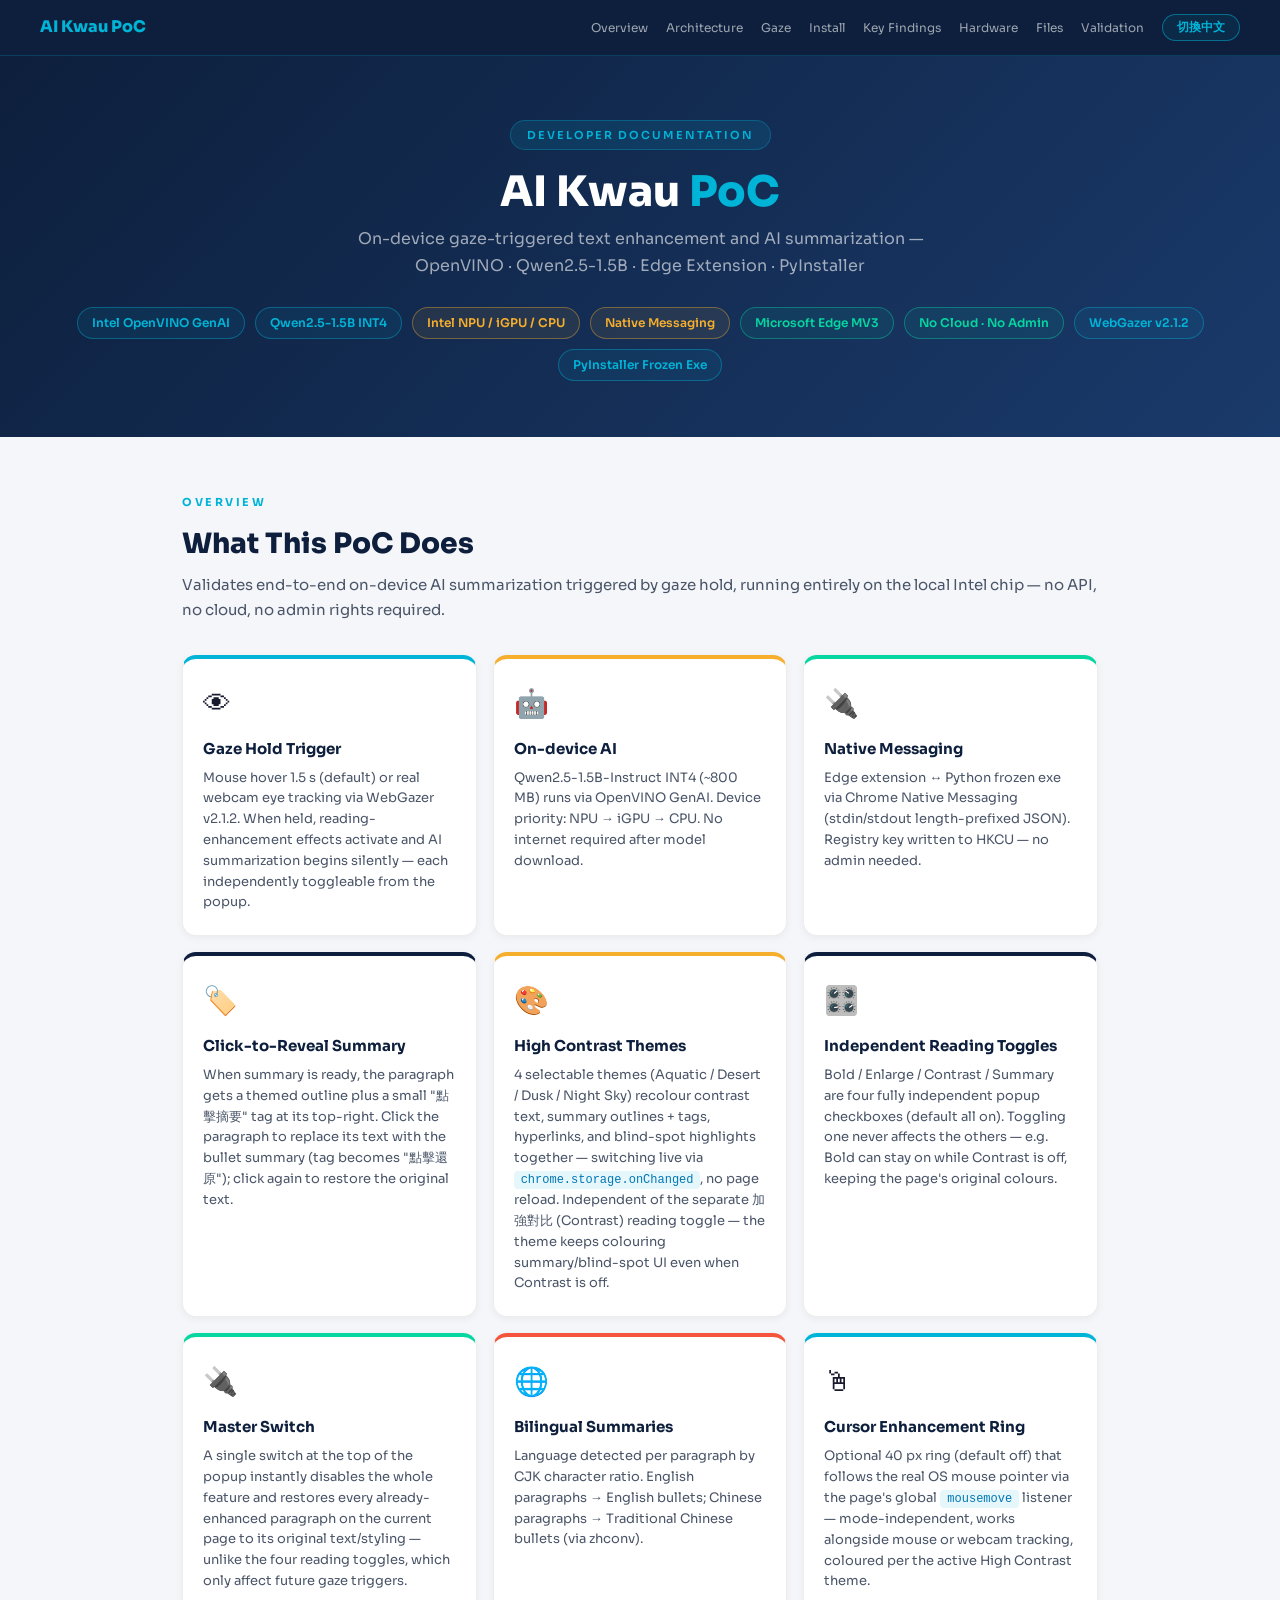
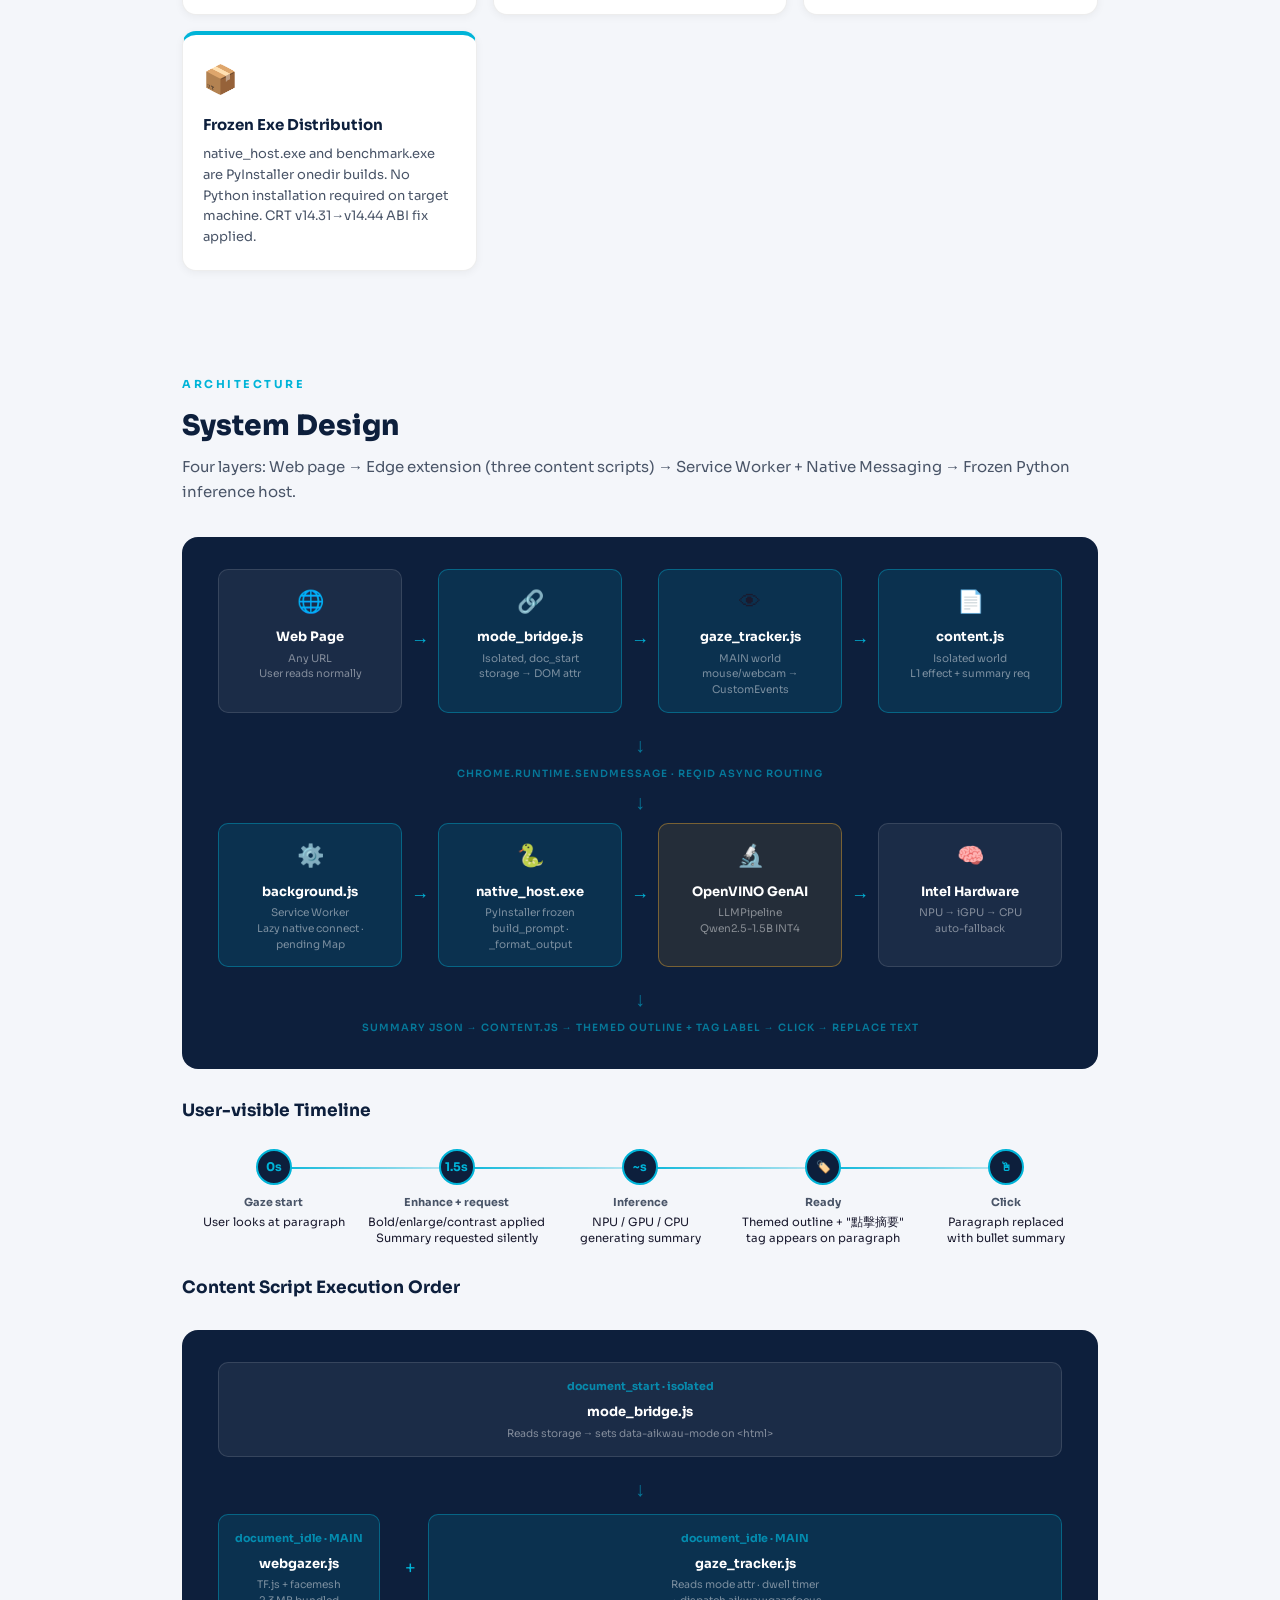
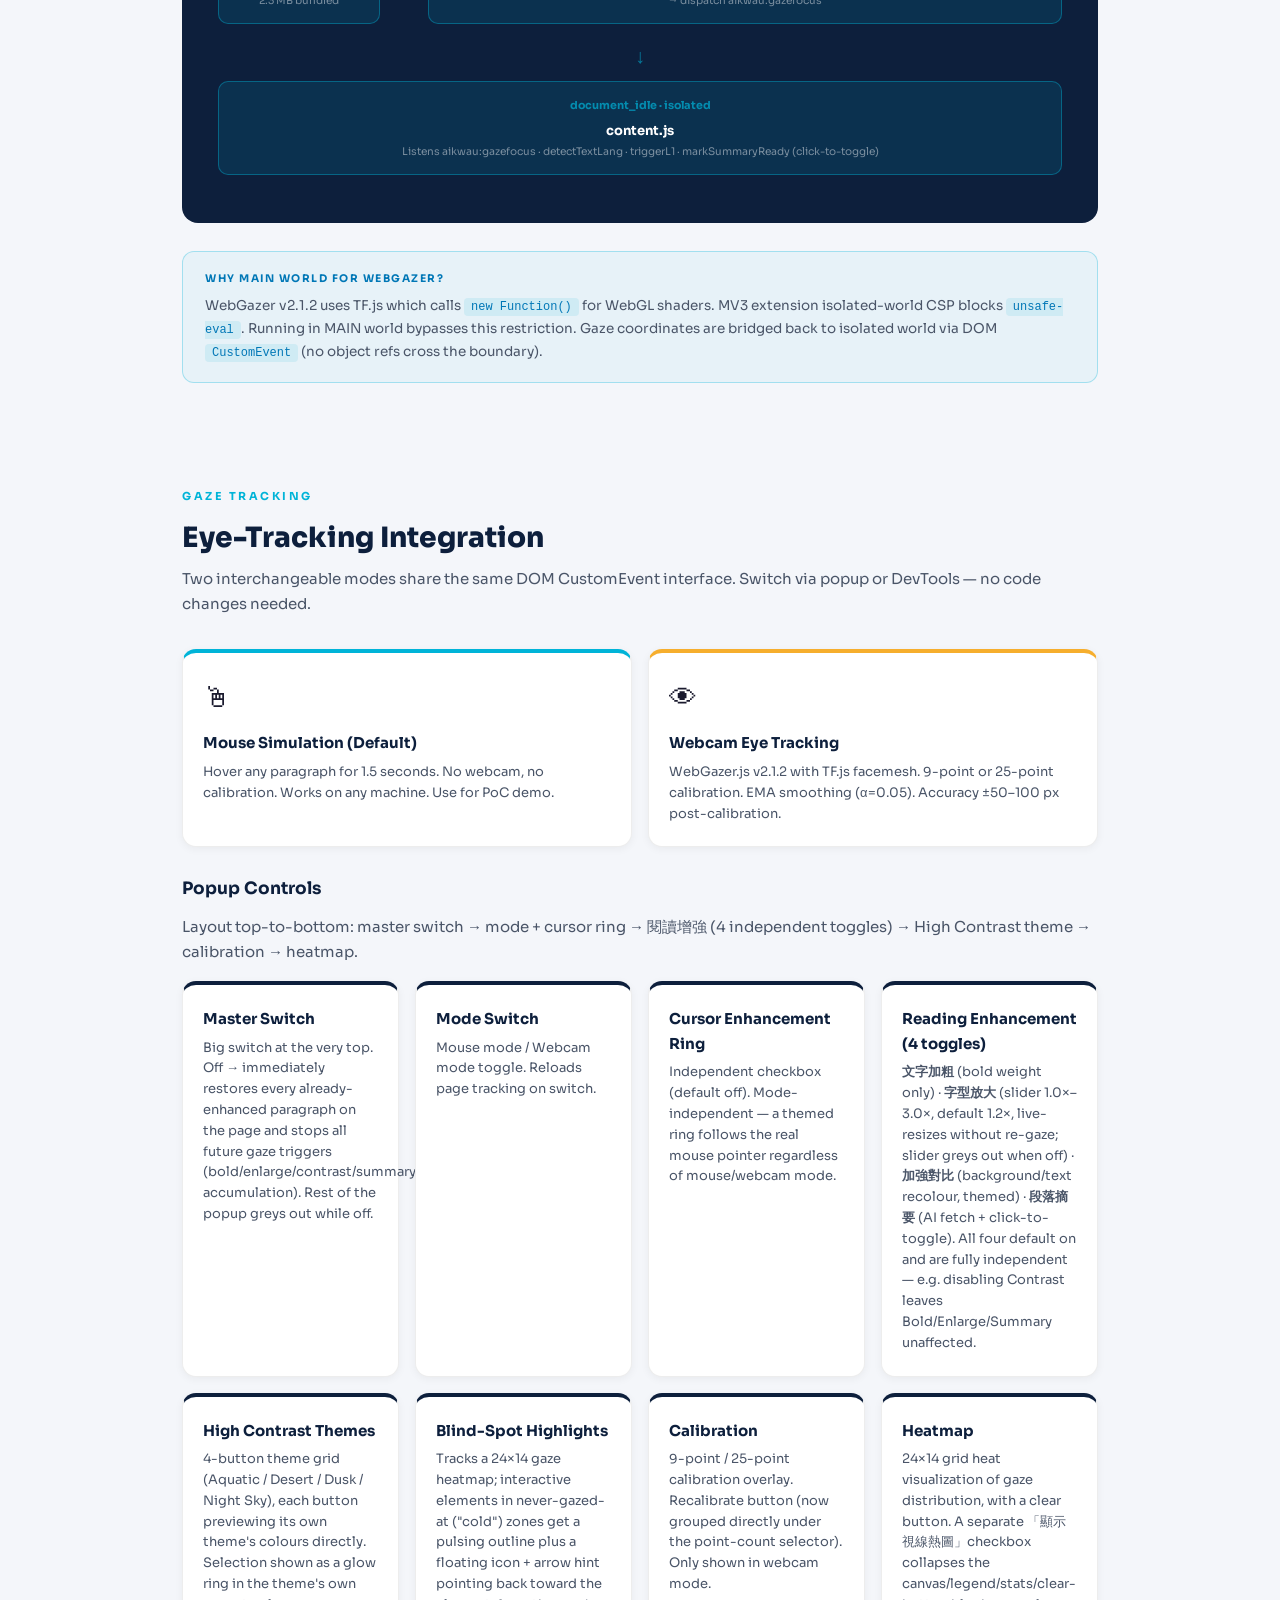
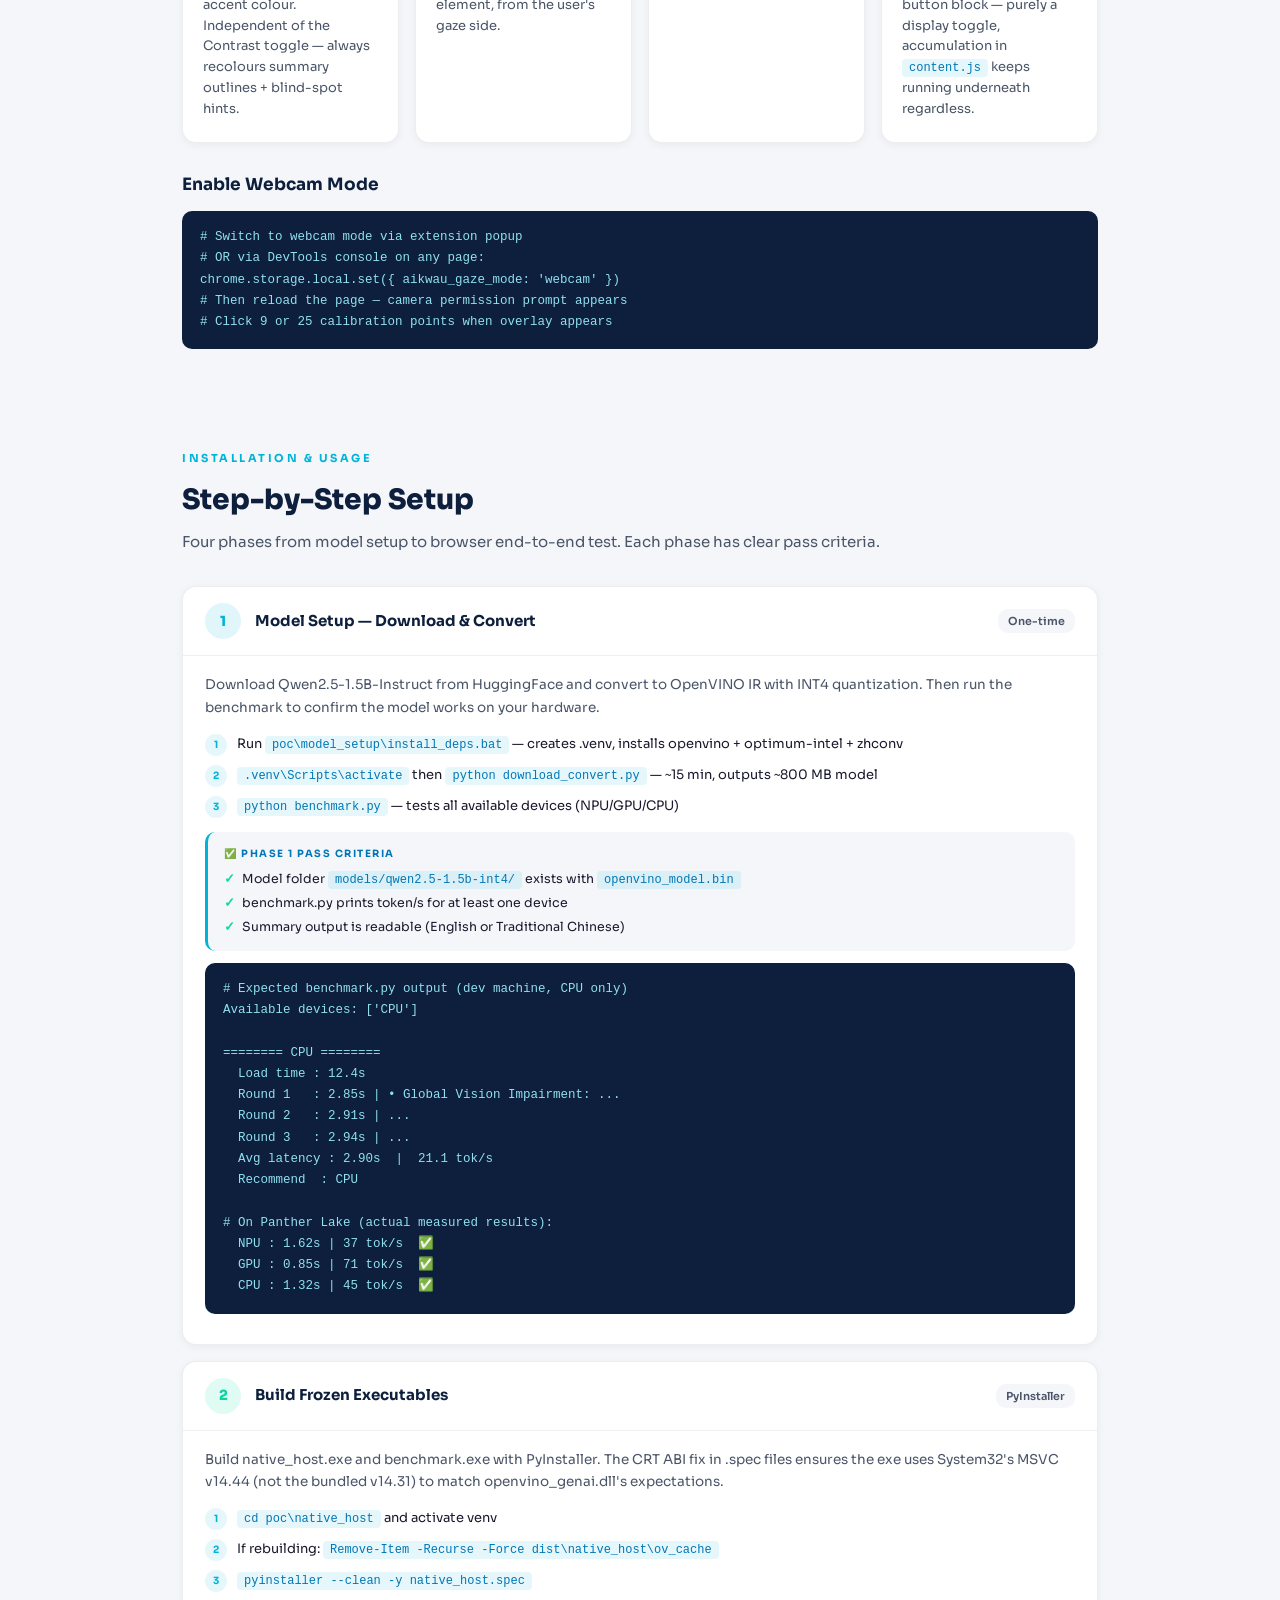
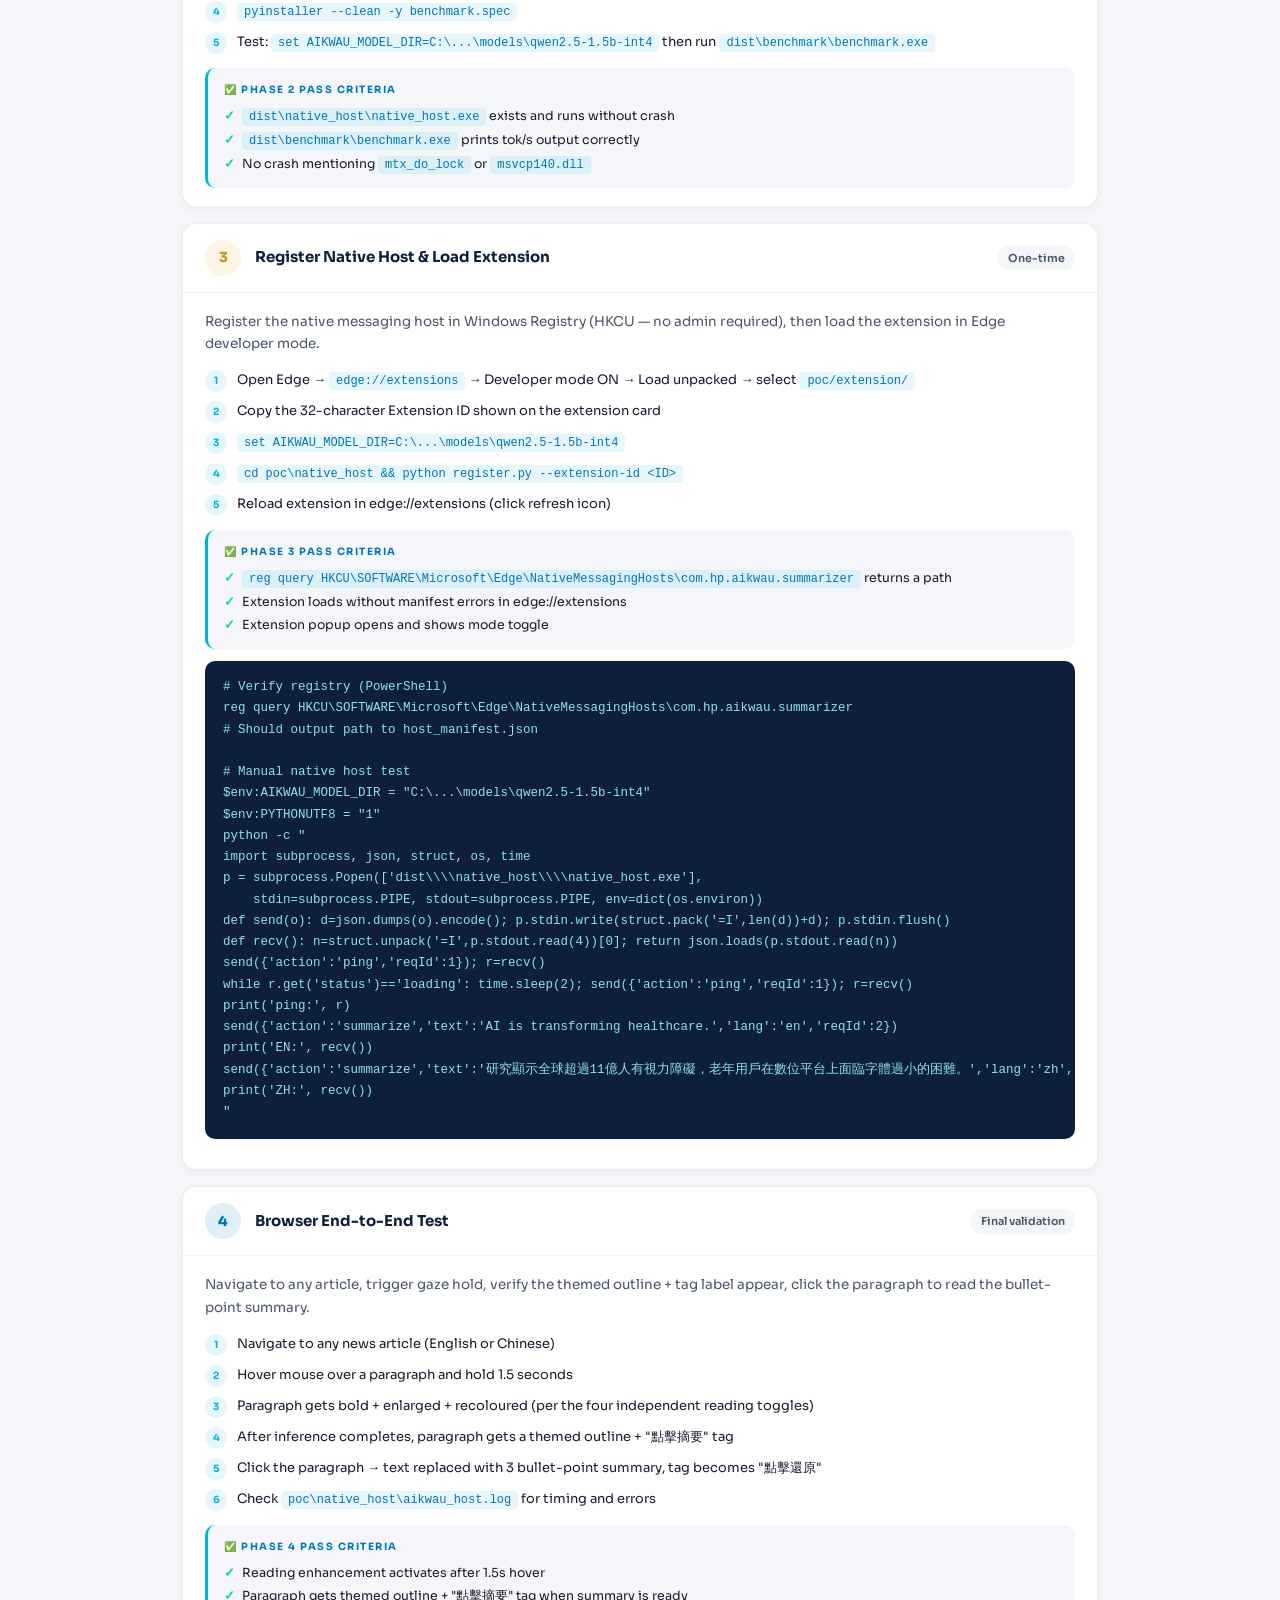
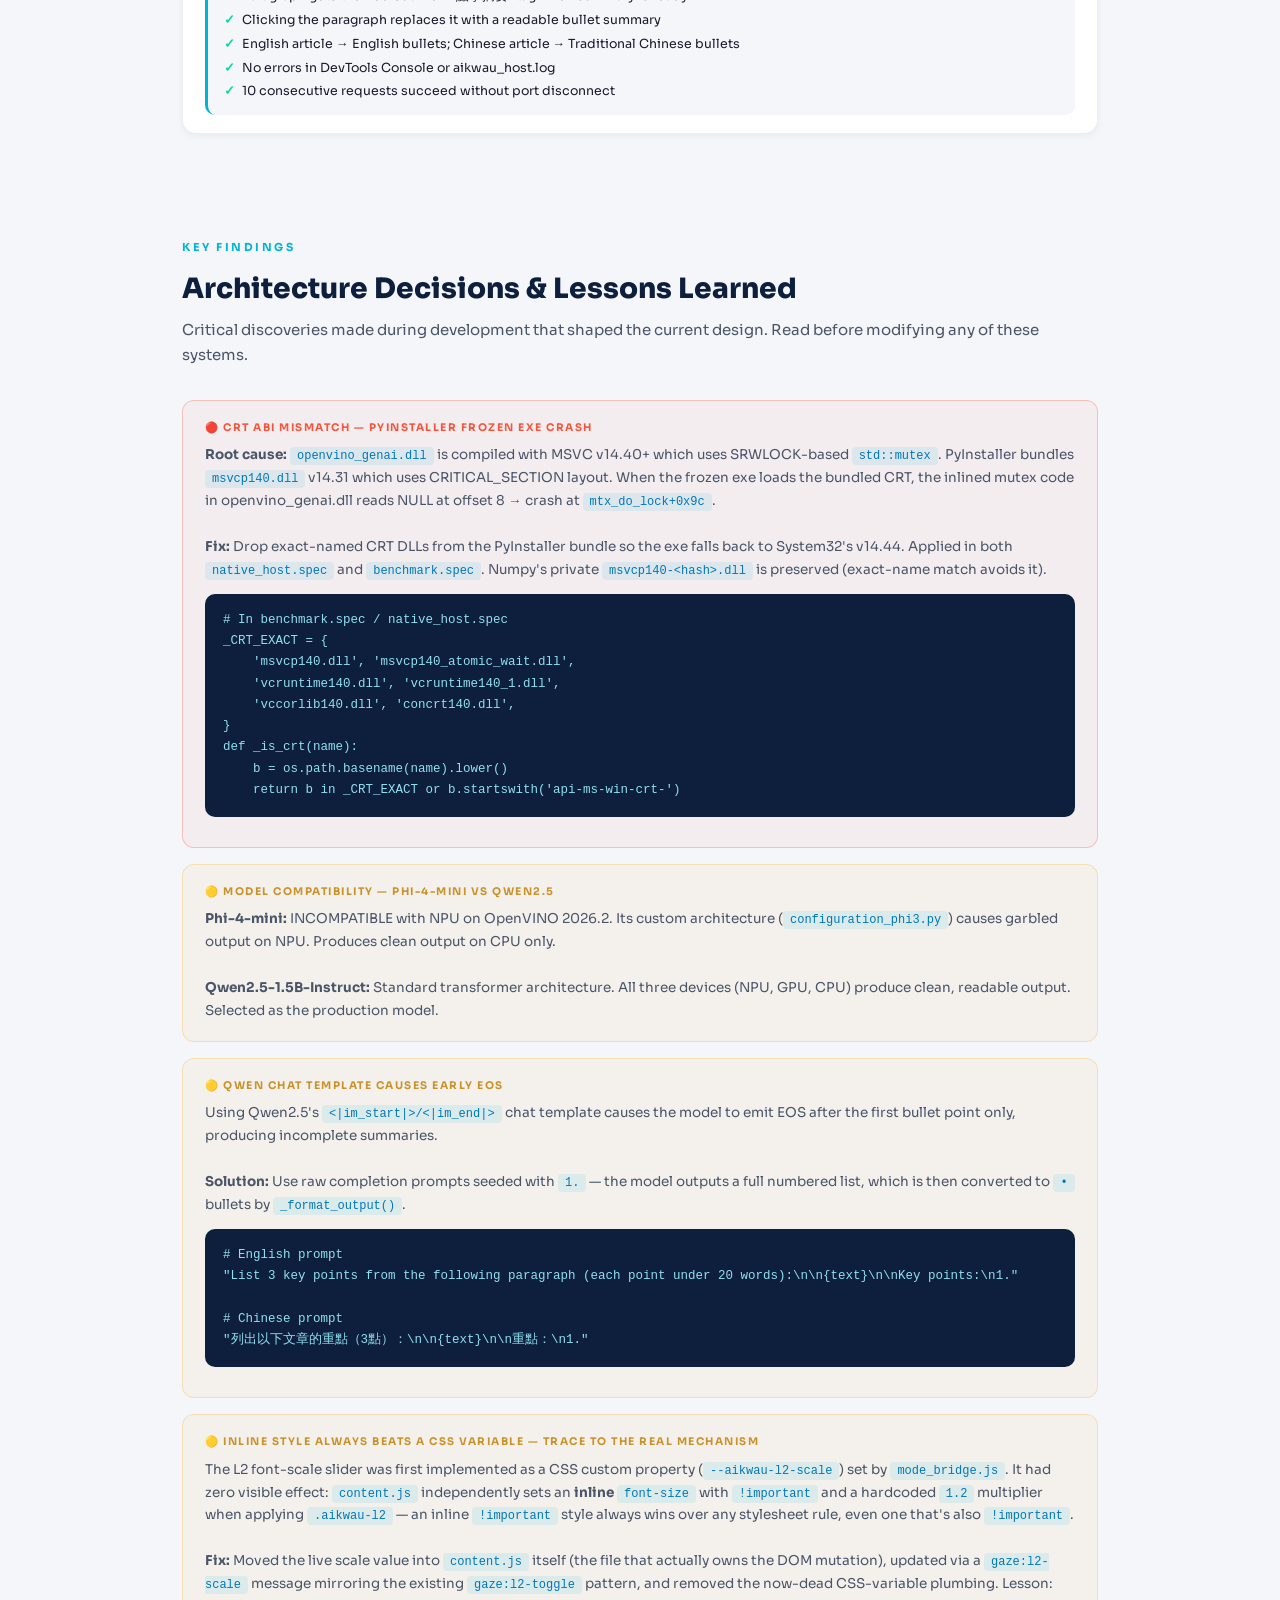
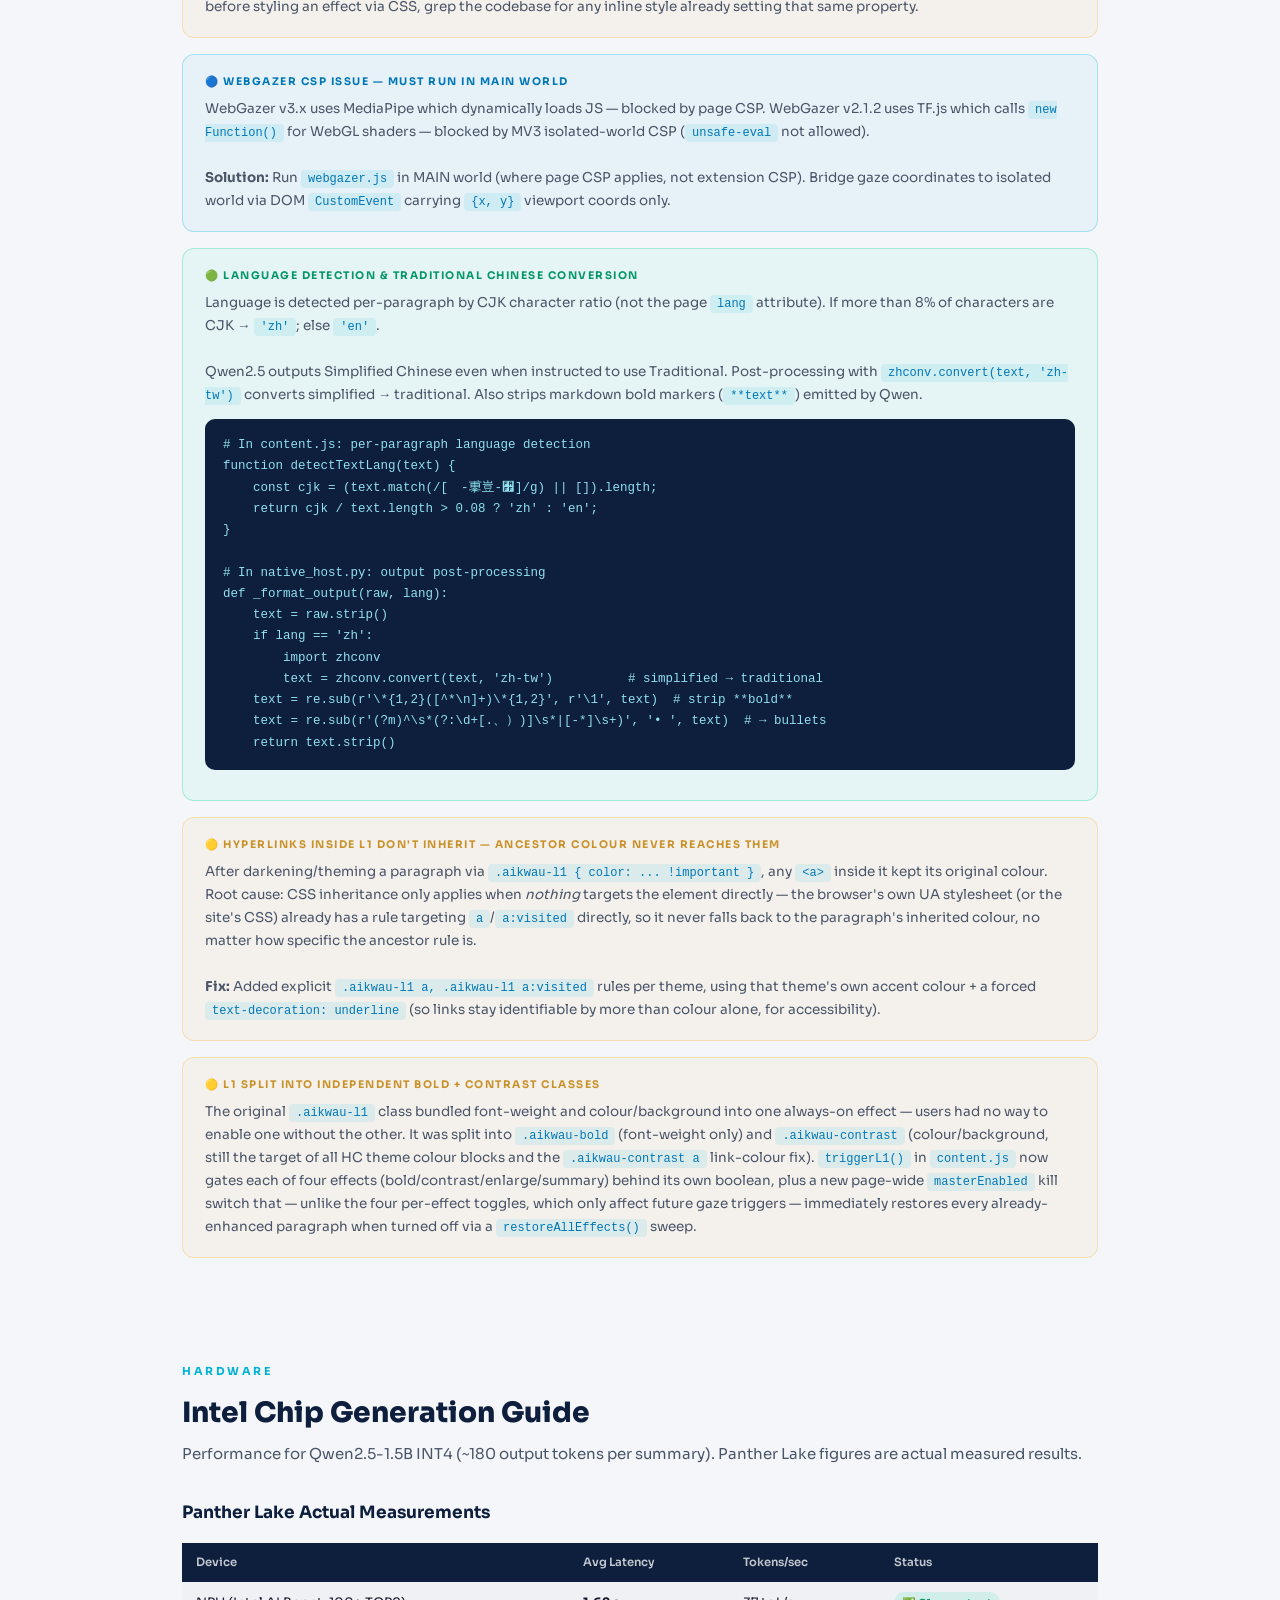
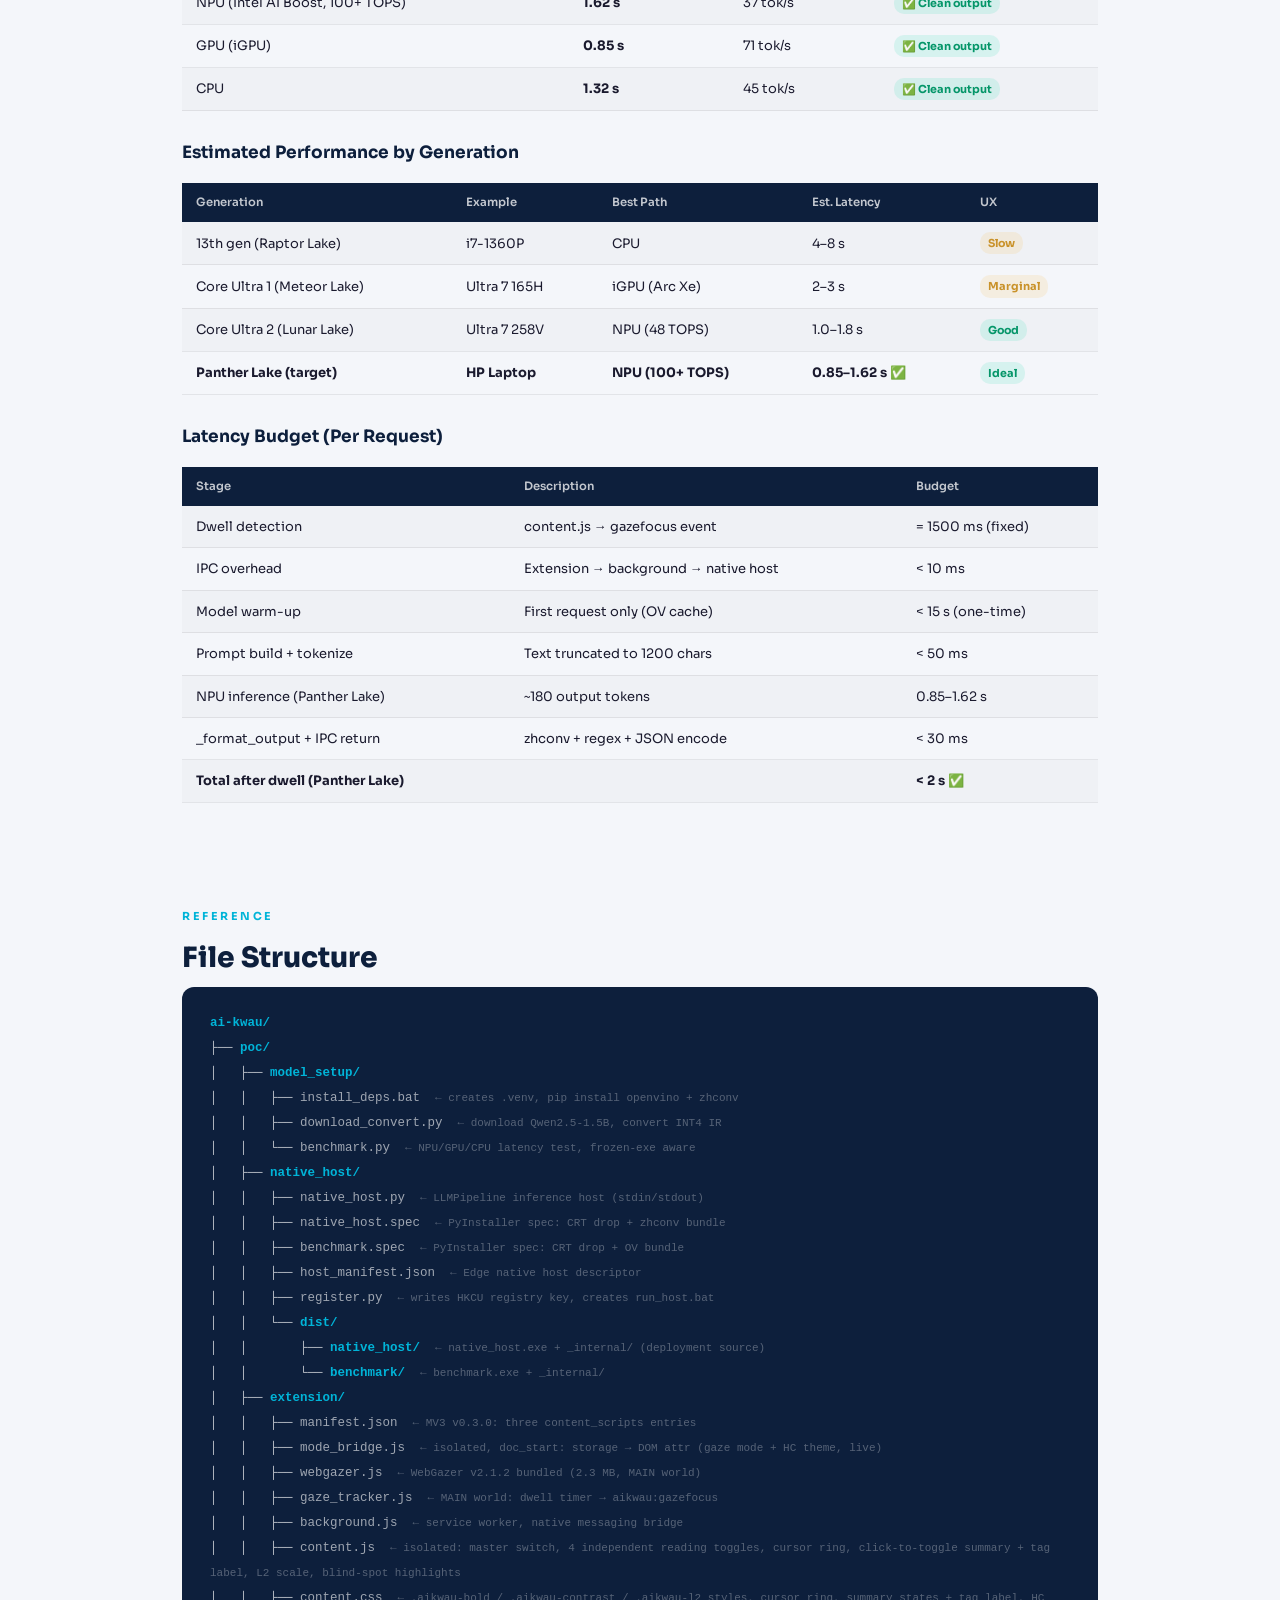
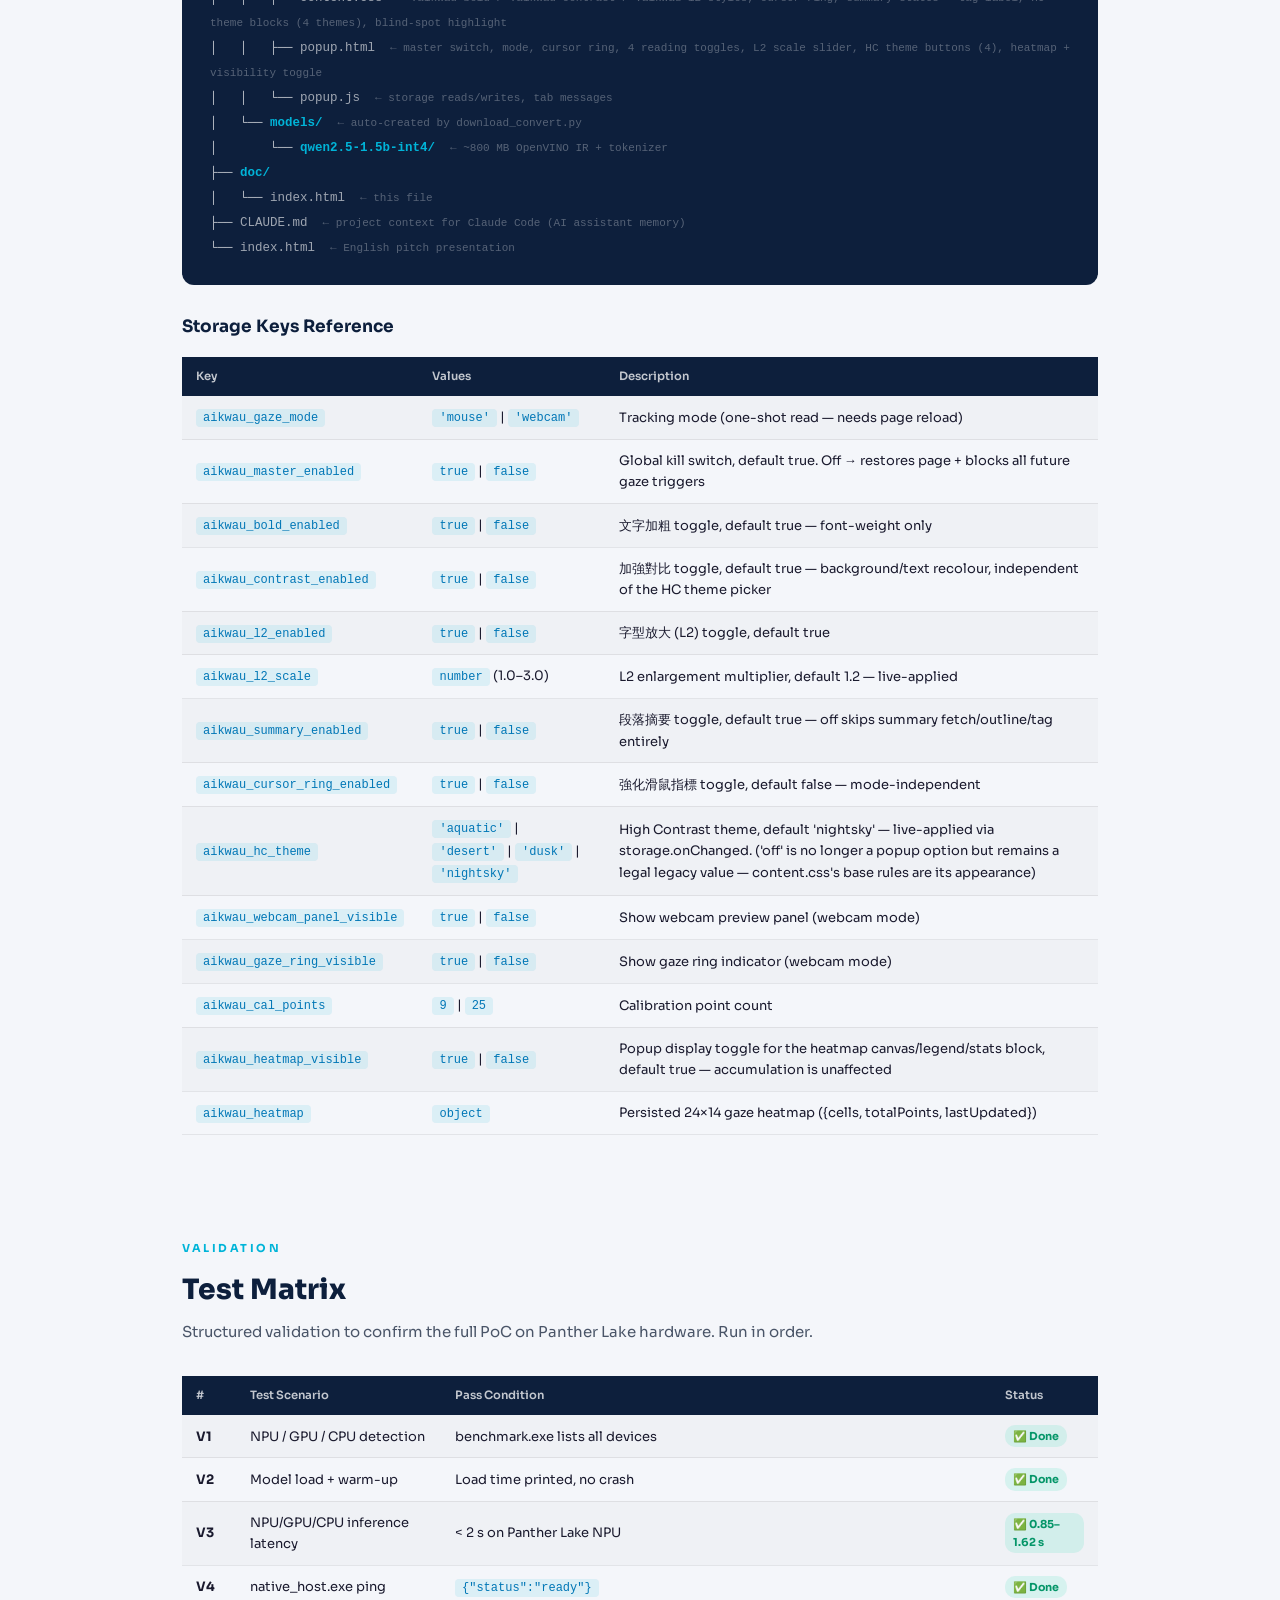
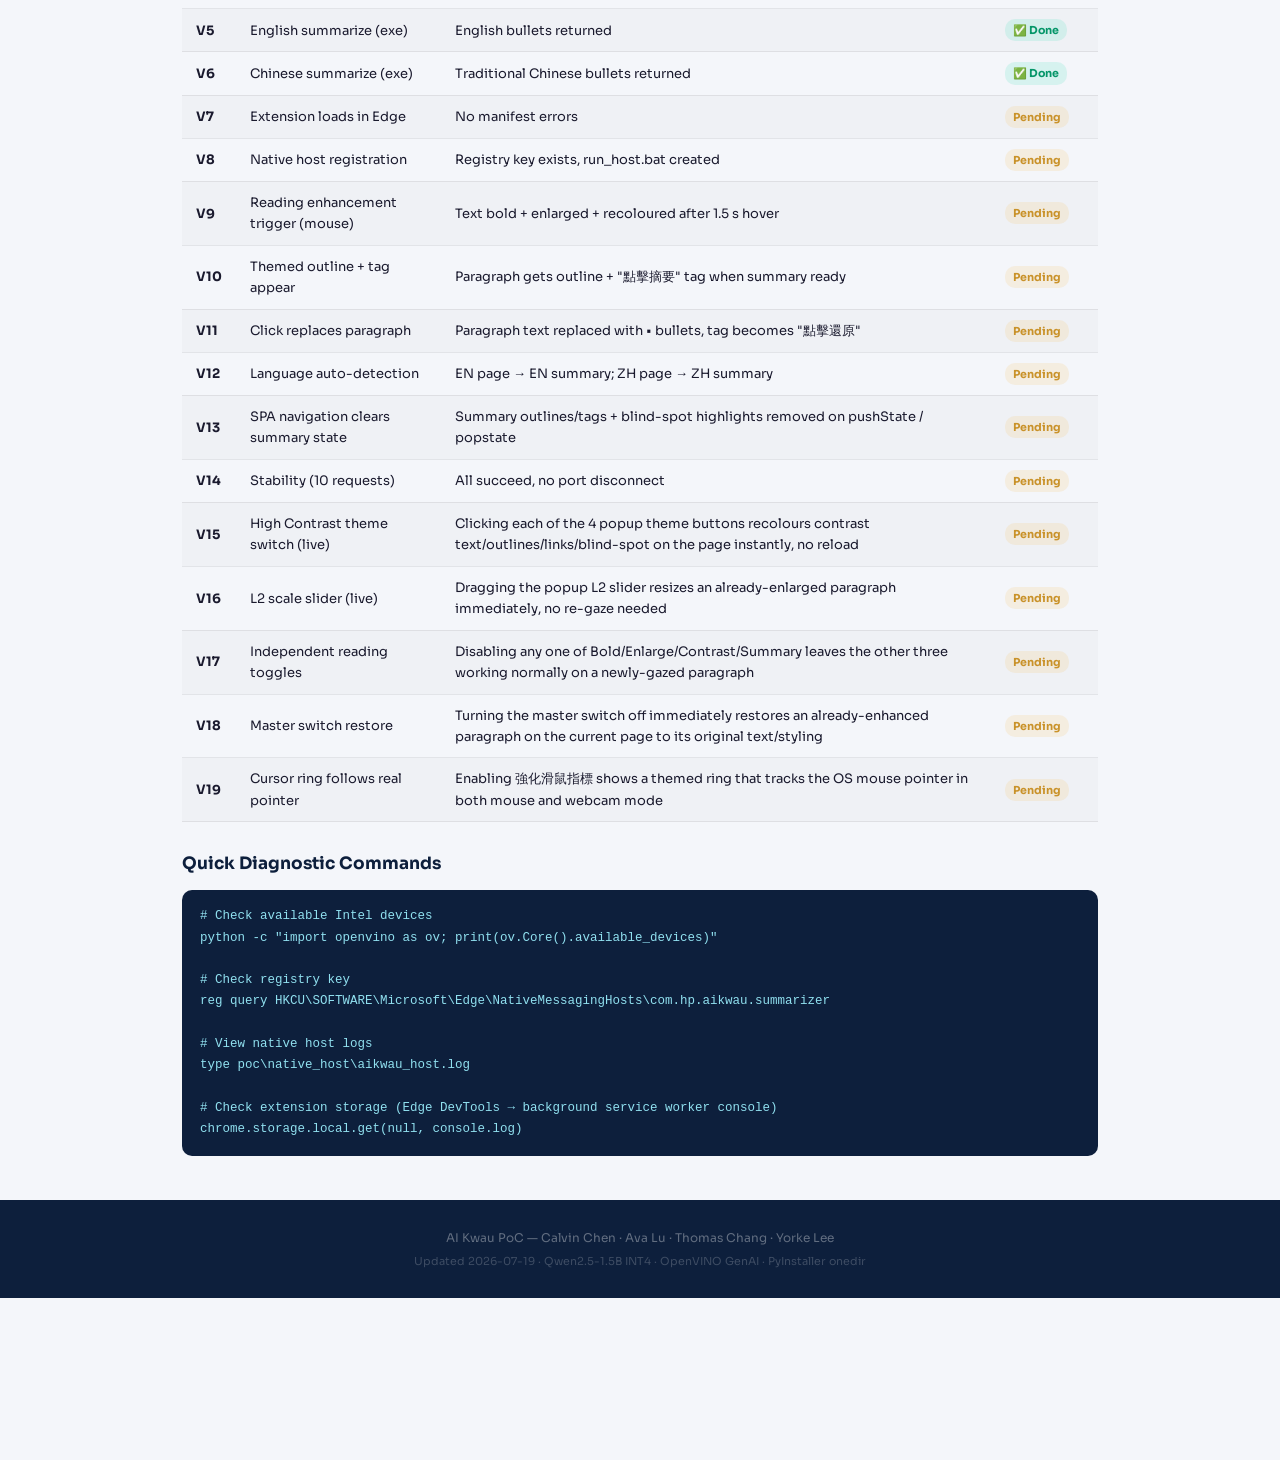
<file: doc/index.html>
<!DOCTYPE html>
<html lang="en">
<head>
<meta charset="UTF-8">
<meta name="viewport" content="width=device-width,initial-scale=1">
<title>AI Kwau PoC — Developer Docs</title>
<link href="https://fonts.googleapis.com/css2?family=Sora:wght@300;400;600;700;800&display=swap" rel="stylesheet">
<style>
:root{
  --navy:#0d1f3c;--blue:#1a3a6b;--cyan:#00b4d8;--cyanl:#90e0ef;
  --accent:#0077b6;--gold:#f6ae2d;--goldd:#c9922a;
  --green:#06d6a0;--red:#f6553d;
  --bg:#f4f6fa;--white:#fff;--text:#1a1a2e;--muted:#4a5568;
}
*{box-sizing:border-box;margin:0;padding:0;}
body{font-family:'Sora',sans-serif;background:var(--bg);color:var(--text);line-height:1.65;}
a{color:var(--cyan);text-decoration:none;}

/* NAV */
nav{background:var(--navy);padding:0 40px;height:56px;display:flex;align-items:center;gap:28px;position:sticky;top:0;z-index:100;border-bottom:1px solid rgba(0,180,216,.2);}
.nav-logo{font-weight:800;font-size:16px;color:var(--cyan);white-space:nowrap;}
.nav-links{display:flex;gap:18px;margin-left:auto;align-items:center;}
.nav-links a{font-size:12px;color:rgba(255,255,255,.6);transition:color .2s;white-space:nowrap;}
.nav-links a:hover{color:#fff;}
.lang-btn{font-size:12px;font-weight:700;padding:4px 14px;border-radius:20px;border:1px solid rgba(0,180,216,.5);color:var(--cyan);background:rgba(0,180,216,.08);cursor:pointer;transition:all .2s;white-space:nowrap;}
.lang-btn:hover{background:rgba(0,180,216,.18);border-color:var(--cyan);}

/* HERO */
.hero{background:linear-gradient(135deg,var(--navy),var(--blue));padding:64px 40px 56px;text-align:center;}
.hero-tag{display:inline-block;font-size:11px;font-weight:600;letter-spacing:2px;text-transform:uppercase;color:var(--cyan);background:rgba(0,180,216,.12);border:1px solid rgba(0,180,216,.3);padding:5px 16px;border-radius:20px;margin-bottom:18px;}
.hero h1{font-size:42px;font-weight:800;color:#fff;line-height:1.15;margin-bottom:10px;}
.hero h1 span{color:var(--cyan);}
.hero p{font-size:16px;color:rgba(255,255,255,.6);max-width:620px;margin:0 auto 28px;}
.hero-chips{display:flex;gap:10px;justify-content:center;flex-wrap:wrap;}
.chip{font-size:12px;font-weight:600;padding:5px 14px;border-radius:20px;border:1px solid;}
.chip.cyan{color:var(--cyan);border-color:rgba(0,180,216,.4);background:rgba(0,180,216,.08);}
.chip.gold{color:var(--gold);border-color:rgba(246,174,45,.4);background:rgba(246,174,45,.08);}
.chip.green{color:var(--green);border-color:rgba(6,214,160,.4);background:rgba(6,214,160,.08);}

/* LAYOUT */
.container{max-width:980px;margin:0 auto;padding:0 32px;}
section{padding:56px 0 32px;}
.section-label{font-size:11px;font-weight:700;letter-spacing:2.5px;text-transform:uppercase;color:var(--cyan);margin-bottom:10px;}
h2{font-size:28px;font-weight:800;color:var(--navy);margin-bottom:6px;}
.section-sub{font-size:15px;color:var(--muted);margin-bottom:32px;}

/* CARDS */
.card-grid{display:grid;grid-template-columns:repeat(auto-fit,minmax(220px,1fr));gap:16px;margin-bottom:16px;}
.card{background:var(--white);border-radius:14px;padding:22px 20px;border:1px solid rgba(0,0,0,.07);box-shadow:0 2px 8px rgba(0,0,0,.05);}
.card-icon{font-size:28px;margin-bottom:10px;}
.card h3{font-size:15px;font-weight:700;color:var(--navy);margin-bottom:6px;}
.card p{font-size:13px;color:var(--muted);line-height:1.6;}
.card.cyan{border-top:4px solid var(--cyan);}
.card.gold{border-top:4px solid var(--gold);}
.card.green{border-top:4px solid var(--green);}
.card.navy{border-top:4px solid var(--navy);}
.card.red{border-top:4px solid var(--red);}

/* ARCH DIAGRAM */
.arch{background:var(--navy);border-radius:16px;padding:32px 36px;margin:28px 0;}
.arch-row{display:flex;align-items:stretch;gap:0;margin-bottom:16px;}
.arch-box{flex:1;background:rgba(255,255,255,.06);border:1px solid rgba(255,255,255,.12);border-radius:10px;padding:14px 16px;text-align:center;}
.arch-box .ab-icon{font-size:22px;margin-bottom:6px;}
.arch-box .ab-title{font-family:'Sora',sans-serif;font-size:13px;font-weight:700;color:#fff;margin-bottom:3px;}
.arch-box .ab-sub{font-size:10.5px;color:rgba(255,255,255,.45);line-height:1.5;}
.arch-box.highlight{background:rgba(0,180,216,.12);border-color:rgba(0,180,216,.4);}
.arch-box.gold-hl{background:rgba(246,174,45,.1);border-color:rgba(246,174,45,.4);}
.arch-arrow{display:flex;align-items:center;justify-content:center;width:36px;flex-shrink:0;color:var(--cyan);font-size:18px;}
.arch-label{font-size:10px;font-weight:600;letter-spacing:1px;text-transform:uppercase;color:rgba(0,180,216,.6);text-align:center;margin-top:2px;}
.arch-down{text-align:center;color:rgba(0,180,216,.6);font-size:20px;margin:4px 0;}

/* FINDING BOXES */
.finding{border-radius:12px;padding:18px 22px;margin:16px 0;border:1px solid;}
.finding.red{background:rgba(246,85,61,.05);border-color:rgba(246,85,61,.3);}
.finding.gold{background:rgba(246,174,45,.06);border-color:rgba(246,174,45,.3);}
.finding.green{background:rgba(6,214,160,.06);border-color:rgba(6,214,160,.3);}
.finding.cyan{background:rgba(0,180,216,.05);border-color:rgba(0,180,216,.3);}
.finding-label{font-size:10.5px;font-weight:700;letter-spacing:1.5px;text-transform:uppercase;margin-bottom:8px;}
.finding.red .finding-label{color:var(--red);}
.finding.gold .finding-label{color:var(--goldd);}
.finding.green .finding-label{color:#059669;}
.finding.cyan .finding-label{color:var(--accent);}
.finding p{font-size:13.5px;color:var(--muted);line-height:1.7;}

/* PHASE STEPS */
.phase{background:var(--white);border-radius:14px;border:1px solid rgba(0,0,0,.07);overflow:hidden;margin-bottom:16px;box-shadow:0 2px 8px rgba(0,0,0,.05);}
.phase-head{display:flex;align-items:center;gap:14px;padding:16px 22px;border-bottom:1px solid rgba(0,0,0,.06);}
.phase-num{width:36px;height:36px;border-radius:50%;display:flex;align-items:center;justify-content:center;font-size:14px;font-weight:800;flex-shrink:0;}
.phase-num.p1{background:rgba(0,180,216,.12);color:var(--cyan);}
.phase-num.p2{background:rgba(6,214,160,.12);color:var(--green);}
.phase-num.p3{background:rgba(246,174,45,.12);color:var(--goldd);}
.phase-num.p4{background:rgba(0,119,182,.12);color:var(--accent);}
.phase-title{font-size:15px;font-weight:700;color:var(--navy);}
.phase-tag{margin-left:auto;font-size:11px;font-weight:600;color:var(--muted);background:var(--bg);padding:3px 10px;border-radius:10px;white-space:nowrap;}
.phase-body{padding:18px 22px;}
.phase-body p{font-size:13.5px;color:var(--muted);margin-bottom:14px;line-height:1.65;}
.step-list{display:flex;flex-direction:column;gap:8px;margin-bottom:14px;}
.step{display:flex;gap:10px;align-items:flex-start;font-size:13px;color:var(--text);}
.step-dot{width:22px;height:22px;border-radius:50%;flex-shrink:0;display:flex;align-items:center;justify-content:center;font-size:10px;font-weight:700;margin-top:1px;}
.step-dot.cmd{background:rgba(0,180,216,.1);color:var(--cyan);}
.test-box{background:var(--bg);border-radius:10px;padding:14px 16px;border-left:3px solid var(--cyan);}
.test-box .test-label{font-size:10px;font-weight:700;letter-spacing:1.5px;text-transform:uppercase;color:var(--accent);margin-bottom:8px;}
.test-box ul{list-style:none;display:flex;flex-direction:column;gap:5px;}
.test-box li{font-size:12.5px;color:var(--text);padding-left:18px;position:relative;line-height:1.5;}
.test-box li::before{content:'✓';position:absolute;left:0;color:var(--green);font-weight:700;}

/* CODE */
pre{background:var(--navy);color:#90e0ef;border-radius:10px;padding:16px 18px;font-size:12.5px;line-height:1.7;overflow-x:auto;margin:12px 0;}
code{font-family:'Courier New',monospace;}
.inline-code{background:rgba(0,180,216,.1);color:var(--accent);padding:2px 7px;border-radius:4px;font-family:'Courier New',monospace;font-size:12px;}

/* HW TABLE */
table{width:100%;border-collapse:collapse;margin:16px 0;}
th{background:var(--navy);color:rgba(255,255,255,.75);font-size:11.5px;font-weight:600;padding:10px 14px;text-align:left;}
td{padding:10px 14px;font-size:13px;border-bottom:1px solid rgba(0,0,0,.07);}
tr:nth-child(even) td{background:rgba(0,0,0,.02);}
.badge-ok{display:inline-block;background:rgba(6,214,160,.12);color:#059669;font-size:11px;font-weight:700;padding:2px 8px;border-radius:10px;}
.badge-warn{display:inline-block;background:rgba(246,174,45,.12);color:var(--goldd);font-size:11px;font-weight:700;padding:2px 8px;border-radius:10px;}
.badge-no{display:inline-block;background:rgba(246,85,61,.1);color:var(--red);font-size:11px;font-weight:700;padding:2px 8px;border-radius:10px;}

/* FILE TREE */
.tree{background:var(--navy);border-radius:12px;padding:24px 28px;font-family:'Courier New',monospace;font-size:12.5px;color:rgba(255,255,255,.75);line-height:2;}
.tree .dir{color:var(--cyan);font-weight:700;}
.tree .file{color:rgba(255,255,255,.6);}
.tree .comment{color:rgba(255,255,255,.3);font-size:11px;}

/* TIMELINE */
.timeline{display:flex;gap:0;margin:24px 0;}
.tl-step{flex:1;text-align:center;position:relative;}
.tl-step:not(:last-child)::after{content:'';position:absolute;top:18px;left:50%;width:100%;height:2px;background:linear-gradient(90deg,var(--cyan),rgba(0,180,216,.2));}
.tl-dot{width:36px;height:36px;border-radius:50%;background:var(--navy);border:2px solid var(--cyan);display:flex;align-items:center;justify-content:center;font-size:12px;font-weight:700;color:var(--cyan);margin:0 auto 8px;position:relative;z-index:1;}
.tl-day{font-size:11px;font-weight:700;color:var(--muted);}
.tl-label{font-size:11.5px;color:var(--text);margin-top:3px;line-height:1.4;}

/* BILINGUAL TOGGLE */
.zh{display:none;}
html[lang="zh"] .zh{display:initial;}
html[lang="zh"] .en{display:none;}
.zh.block{display:none;}
html[lang="zh"] .zh.block{display:block;}
html[lang="zh"] .en.block{display:none;}

h3.sub{font-size:17px;font-weight:700;color:var(--navy);margin:28px 0 12px;}

footer{background:var(--navy);padding:28px 40px;text-align:center;color:rgba(255,255,255,.35);font-size:12px;}
</style>
</head>
<body>

<nav>
  <span class="nav-logo">AI Kwau PoC</span>
  <div class="nav-links">
    <a href="#overview"><span class="en">Overview</span><span class="zh">概覽</span></a>
    <a href="#architecture"><span class="en">Architecture</span><span class="zh">架構</span></a>
    <a href="#gaze"><span class="en">Gaze</span><span class="zh">視線</span></a>
    <a href="#install"><span class="en">Install</span><span class="zh">安裝</span></a>
    <a href="#findings"><span class="en">Key Findings</span><span class="zh">技術發現</span></a>
    <a href="#hardware"><span class="en">Hardware</span><span class="zh">硬體</span></a>
    <a href="#files"><span class="en">Files</span><span class="zh">檔案</span></a>
    <a href="#validation"><span class="en">Validation</span><span class="zh">驗證</span></a>
    <button class="lang-btn" onclick="toggleLang()" id="lang-btn">切換中文</button>
  </div>
</nav>

<div class="hero">
  <div class="hero-tag">
    <span class="en">Developer Documentation</span>
    <span class="zh">開發者文件</span>
  </div>
  <h1>AI Kwau <span>PoC</span></h1>
  <p class="en">On-device gaze-triggered text enhancement and AI summarization — OpenVINO · Qwen2.5-1.5B · Edge Extension · PyInstaller</p>
  <p class="zh">本機端視線觸發文字增強與 AI 摘要 — OpenVINO · Qwen2.5-1.5B · Edge Extension · PyInstaller 封裝</p>
  <div class="hero-chips">
    <span class="chip cyan">Intel OpenVINO GenAI</span>
    <span class="chip cyan">Qwen2.5-1.5B INT4</span>
    <span class="chip gold">Intel NPU / iGPU / CPU</span>
    <span class="chip gold">Native Messaging</span>
    <span class="chip green">Microsoft Edge MV3</span>
    <span class="chip green"><span class="en">No Cloud · No Admin</span><span class="zh">完全本機 · 無需管理員</span></span>
    <span class="chip cyan">WebGazer v2.1.2</span>
    <span class="chip cyan">PyInstaller Frozen Exe</span>
  </div>
</div>

<div class="container">

<!-- ═══════════════════════════════════════════════════════════ OVERVIEW -->
<section id="overview">
  <div class="section-label"><span class="en">Overview</span><span class="zh">概覽</span></div>
  <h2><span class="en">What This PoC Does</span><span class="zh">這個 PoC 在做什麼</span></h2>
  <p class="section-sub en">Validates end-to-end on-device AI summarization triggered by gaze hold, running entirely on the local Intel chip — no API, no cloud, no admin rights required.</p>
  <p class="section-sub zh">驗證完整本機端 AI 摘要流程：使用者視線停留於段落 → 文字增強 → AI 自動摘要條列重點，全程在本機 Intel 晶片上執行，不需要雲端 API、不需要管理員權限。</p>
  <div class="card-grid">
    <div class="card cyan">
      <div class="card-icon">👁</div>
      <h3><span class="en">Gaze Hold Trigger</span><span class="zh">視線停留觸發</span></h3>
      <p class="en">Mouse hover 1.5 s (default) or real webcam eye tracking via WebGazer v2.1.2. When held, reading-enhancement effects activate and AI summarization begins silently — each independently toggleable from the popup.</p>
      <p class="zh">預設以滑鼠懸停 1.5 秒模擬，或使用 WebGazer v2.1.2 真實眼球追蹤。停留後套用閱讀增強效果，並靜默送出摘要請求 — 每項效果都可在彈出選單獨立開關。</p>
    </div>
    <div class="card gold">
      <div class="card-icon">🤖</div>
      <h3><span class="en">On-device AI</span><span class="zh">本機端 AI</span></h3>
      <p class="en">Qwen2.5-1.5B-Instruct INT4 (~800 MB) runs via OpenVINO GenAI. Device priority: NPU → iGPU → CPU. No internet required after model download.</p>
      <p class="zh">Qwen2.5-1.5B-Instruct INT4（約 800 MB）透過 OpenVINO GenAI 執行。裝置優先順序：NPU → iGPU → CPU，下載後完全離線。</p>
    </div>
    <div class="card green">
      <div class="card-icon">🔌</div>
      <h3><span class="en">Native Messaging</span><span class="zh">原生訊息通訊</span></h3>
      <p class="en">Edge extension ↔ Python frozen exe via Chrome Native Messaging (stdin/stdout length-prefixed JSON). Registry key written to HKCU — no admin needed.</p>
      <p class="zh">Edge 擴充功能 ↔ Python 凍結執行檔，透過 Chrome Native Messaging（stdin/stdout 長度前綴 JSON）。Registry key 寫入 HKCU，不需管理員。</p>
    </div>
    <div class="card navy">
      <div class="card-icon">🏷️</div>
      <h3><span class="en">Click-to-Reveal Summary</span><span class="zh">點擊展開摘要</span></h3>
      <p class="en">When summary is ready, the paragraph gets a themed outline plus a small "點擊摘要" tag at its top-right. Click the paragraph to replace its text with the bullet summary (tag becomes "點擊還原"); click again to restore the original text.</p>
      <p class="zh">摘要完成後，段落套用主題色外框，並在右上角顯示「點擊摘要」標籤。點擊段落即可將文字替換為條列摘要（標籤變成「點擊還原」），再次點擊則還原原文。</p>
    </div>
    <div class="card gold">
      <div class="card-icon">🎨</div>
      <h3><span class="en">High Contrast Themes</span><span class="zh">高對比主題</span></h3>
      <p class="en">4 selectable themes (Aquatic / Desert / Dusk / Night Sky) recolour contrast text, summary outlines + tags, hyperlinks, and blind-spot highlights together — switching live via <span class="inline-code">chrome.storage.onChanged</span>, no page reload. Independent of the separate 加強對比 (Contrast) reading toggle — the theme keeps colouring summary/blind-spot UI even when Contrast is off.</p>
      <p class="zh">4 種可選主題（Aquatic / Desert / Dusk / Night Sky）同時重新配色對比文字、摘要外框與標籤、超連結與盲點提示，透過 <span class="inline-code">chrome.storage.onChanged</span> 即時切換，不需重新整理頁面。主題選擇獨立於「加強對比」開關之外 — 即使對比關閉，摘要/盲點提示的顏色仍會跟著主題變化。</p>
    </div>
    <div class="card navy">
      <div class="card-icon">🎛️</div>
      <h3><span class="en">Independent Reading Toggles</span><span class="zh">獨立閱讀增強開關</span></h3>
      <p class="en">Bold / Enlarge / Contrast / Summary are four fully independent popup checkboxes (default all on). Toggling one never affects the others — e.g. Bold can stay on while Contrast is off, keeping the page's original colours.</p>
      <p class="zh">加粗 / 放大 / 對比 / 摘要 是彈出選單裡 4 個完全獨立的開關（預設全開）。切換其中一個不會影響其他項目 — 例如可以只開加粗、關閉對比，讓段落保留原本頁面色彩。</p>
    </div>
    <div class="card green">
      <div class="card-icon">🔌</div>
      <h3><span class="en">Master Switch</span><span class="zh">全域主開關</span></h3>
      <p class="en">A single switch at the top of the popup instantly disables the whole feature and restores every already-enhanced paragraph on the current page to its original text/styling — unlike the four reading toggles, which only affect future gaze triggers.</p>
      <p class="zh">彈出選單最上方的大開關可立即停用整個功能，並將目前頁面上所有已套用效果的段落還原成原始文字/樣式 — 跟另外 4 個閱讀增強開關不同，那些只影響「之後新觸發」的段落。</p>
    </div>
    <div class="card red">
      <div class="card-icon">🌐</div>
      <h3><span class="en">Bilingual Summaries</span><span class="zh">中英文自動摘要</span></h3>
      <p class="en">Language detected per paragraph by CJK character ratio. English paragraphs → English bullets; Chinese paragraphs → Traditional Chinese bullets (via zhconv).</p>
      <p class="zh">每段落依 CJK 字元比例自動偵測語言。英文段落 → 英文摘要；中文段落 → 正體中文摘要（透過 zhconv 後處理）。</p>
    </div>
    <div class="card cyan">
      <div class="card-icon">🖱</div>
      <h3><span class="en">Cursor Enhancement Ring</span><span class="zh">強化滑鼠指標</span></h3>
      <p class="en">Optional 40 px ring (default off) that follows the real OS mouse pointer via the page's global <span class="inline-code">mousemove</span> listener — mode-independent, works alongside mouse or webcam tracking, coloured per the active High Contrast theme.</p>
      <p class="zh">可選的 40px 圓圈指標（預設關閉），透過頁面全域 <span class="inline-code">mousemove</span> 監聽器即時跟隨真實滑鼠游標 — 不分滑鼠/眼球追蹤模式皆可使用，顏色隨目前的高對比主題變化。</p>
    </div>
    <div class="card cyan">
      <div class="card-icon">📦</div>
      <h3><span class="en">Frozen Exe Distribution</span><span class="zh">凍結執行檔封裝</span></h3>
      <p class="en">native_host.exe and benchmark.exe are PyInstaller onedir builds. No Python installation required on target machine. CRT v14.31→v14.44 ABI fix applied.</p>
      <p class="zh">native_host.exe 與 benchmark.exe 均為 PyInstaller onedir 封裝，目標機器不需安裝 Python。已修正 CRT v14.31→v14.44 ABI 衝突問題。</p>
    </div>
  </div>
</section>

<!-- ═══════════════════════════════════════════════════════ ARCHITECTURE -->
<section id="architecture">
  <div class="section-label"><span class="en">Architecture</span><span class="zh">系統架構</span></div>
  <h2><span class="en">System Design</span><span class="zh">架構設計</span></h2>
  <p class="section-sub en">Four layers: Web page → Edge extension (three content scripts) → Service Worker + Native Messaging → Frozen Python inference host.</p>
  <p class="section-sub zh">四層架構：網頁 → Edge 擴充功能（三支 content scripts）→ Service Worker + Native Messaging → 凍結 Python 推論主機。</p>

  <div class="arch">
    <!-- Row 1: Page → Scripts -->
    <div class="arch-row">
      <div class="arch-box">
        <div class="ab-icon">🌐</div>
        <div class="ab-title"><span class="en">Web Page</span><span class="zh">網頁</span></div>
        <div class="ab-sub en">Any URL<br>User reads normally</div>
        <div class="ab-sub zh">任意 URL<br>使用者正常閱讀</div>
      </div>
      <div class="arch-arrow">→</div>
      <div class="arch-box highlight">
        <div class="ab-icon">🔗</div>
        <div class="ab-title">mode_bridge.js</div>
        <div class="ab-sub en">Isolated, doc_start<br>storage → DOM attr</div>
        <div class="ab-sub zh">Isolated world, 最早執行<br>儲存設定 → DOM 屬性</div>
      </div>
      <div class="arch-arrow">→</div>
      <div class="arch-box highlight">
        <div class="ab-icon">👁</div>
        <div class="ab-title">gaze_tracker.js</div>
        <div class="ab-sub en">MAIN world<br>mouse/webcam → CustomEvents</div>
        <div class="ab-sub zh">MAIN world<br>滑鼠/視線 → 自訂事件</div>
      </div>
      <div class="arch-arrow">→</div>
      <div class="arch-box highlight">
        <div class="ab-icon">📄</div>
        <div class="ab-title">content.js</div>
        <div class="ab-sub en">Isolated world<br>L1 effect + summary req</div>
        <div class="ab-sub zh">Isolated world<br>L1 增強 + 送出摘要請求</div>
      </div>
    </div>
    <div class="arch-down">↓</div>
    <div class="arch-label">chrome.runtime.sendMessage · reqId async routing</div>
    <div class="arch-down">↓</div>
    <!-- Row 2: Background → Host -->
    <div class="arch-row">
      <div class="arch-box highlight">
        <div class="ab-icon">⚙️</div>
        <div class="ab-title">background.js</div>
        <div class="ab-sub en">Service Worker<br>Lazy native connect · pending Map</div>
        <div class="ab-sub zh">Service Worker<br>延遲連線 · reqId 對應表</div>
      </div>
      <div class="arch-arrow">→</div>
      <div class="arch-box highlight">
        <div class="ab-icon">🐍</div>
        <div class="ab-title">native_host.exe</div>
        <div class="ab-sub en">PyInstaller frozen<br>build_prompt · _format_output</div>
        <div class="ab-sub zh">PyInstaller 封裝<br>建立 prompt · 後處理輸出</div>
      </div>
      <div class="arch-arrow">→</div>
      <div class="arch-box gold-hl">
        <div class="ab-icon">🔬</div>
        <div class="ab-title">OpenVINO GenAI</div>
        <div class="ab-sub en">LLMPipeline<br>Qwen2.5-1.5B INT4</div>
        <div class="ab-sub zh">LLMPipeline<br>Qwen2.5-1.5B INT4</div>
      </div>
      <div class="arch-arrow">→</div>
      <div class="arch-box">
        <div class="ab-icon">🧠</div>
        <div class="ab-title"><span class="en">Intel Hardware</span><span class="zh">Intel 硬體</span></div>
        <div class="ab-sub en">NPU → iGPU → CPU<br>auto-fallback</div>
        <div class="ab-sub zh">NPU → iGPU → CPU<br>自動降級</div>
      </div>
    </div>
    <div class="arch-down">↓</div>
    <div class="arch-label en">summary JSON → content.js → themed outline + tag label → click → replace text</div>
    <div class="arch-label zh">摘要 JSON → content.js → 主題色外框 + 標籤 → 點擊 → 替換段落文字</div>
  </div>

  <h3 class="sub"><span class="en">User-visible Timeline</span><span class="zh">使用者可見流程時序</span></h3>
  <div class="timeline">
    <div class="tl-step">
      <div class="tl-dot">0s</div>
      <div class="tl-day"><span class="en">Gaze start</span><span class="zh">視線開始</span></div>
      <div class="tl-label en">User looks at paragraph</div>
      <div class="tl-label zh">使用者看向段落</div>
    </div>
    <div class="tl-step">
      <div class="tl-dot">1.5s</div>
      <div class="tl-day"><span class="en">Enhance + request</span><span class="zh">增強 + 請求</span></div>
      <div class="tl-label en">Bold/enlarge/contrast applied<br>Summary requested silently</div>
      <div class="tl-label zh">套用加粗/放大/對比<br>靜默送出摘要請求</div>
    </div>
    <div class="tl-step">
      <div class="tl-dot">~s</div>
      <div class="tl-day"><span class="en">Inference</span><span class="zh">AI 推論</span></div>
      <div class="tl-label en">NPU / GPU / CPU<br>generating summary</div>
      <div class="tl-label zh">NPU / GPU / CPU<br>正在生成摘要</div>
    </div>
    <div class="tl-step">
      <div class="tl-dot">🏷️</div>
      <div class="tl-day"><span class="en">Ready</span><span class="zh">摘要完成</span></div>
      <div class="tl-label en">Themed outline + "點擊摘要"<br>tag appears on paragraph</div>
      <div class="tl-label zh">段落套用主題外框<br>並顯示「點擊摘要」標籤</div>
    </div>
    <div class="tl-step">
      <div class="tl-dot">🖱</div>
      <div class="tl-day"><span class="en">Click</span><span class="zh">點擊段落</span></div>
      <div class="tl-label en">Paragraph replaced<br>with bullet summary</div>
      <div class="tl-label zh">段落文字替換為<br>條列式摘要</div>
    </div>
  </div>

  <h3 class="sub"><span class="en">Content Script Execution Order</span><span class="zh">Content Script 執行順序</span></h3>
  <div class="arch">
    <div class="arch-row">
      <div class="arch-box">
        <div class="ab-title" style="font-size:11px;color:rgba(0,180,216,.7);margin-bottom:6px;">document_start · isolated</div>
        <div class="ab-title">mode_bridge.js</div>
        <div class="ab-sub en">Reads storage → sets data-aikwau-mode on &lt;html&gt;</div>
        <div class="ab-sub zh">讀取儲存設定 → 設定 &lt;html&gt; 的 data-aikwau-mode</div>
      </div>
    </div>
    <div class="arch-down" style="margin:8px 0;">↓</div>
    <div class="arch-row">
      <div class="arch-box highlight" style="flex:0 0 auto;margin-right:12px;">
        <div class="ab-title" style="font-size:11px;color:rgba(0,180,216,.7);margin-bottom:6px;">document_idle · MAIN</div>
        <div class="ab-title">webgazer.js</div>
        <div class="ab-sub en">TF.js + facemesh<br>2.3 MB bundled</div>
        <div class="ab-sub zh">TF.js + facemesh<br>2.3 MB 已打包</div>
      </div>
      <div class="arch-arrow">+</div>
      <div class="arch-box highlight">
        <div class="ab-title" style="font-size:11px;color:rgba(0,180,216,.7);margin-bottom:6px;">document_idle · MAIN</div>
        <div class="ab-title">gaze_tracker.js</div>
        <div class="ab-sub en">Reads mode attr · dwell timer<br>→ dispatch aikwau:gazefocus</div>
        <div class="ab-sub zh">讀取模式屬性 · 停留計時<br>→ 派發 aikwau:gazefocus</div>
      </div>
    </div>
    <div class="arch-down" style="margin:8px 0;">↓</div>
    <div class="arch-row">
      <div class="arch-box highlight">
        <div class="ab-title" style="font-size:11px;color:rgba(0,180,216,.7);margin-bottom:6px;">document_idle · isolated</div>
        <div class="ab-title">content.js</div>
        <div class="ab-sub en">Listens aikwau:gazefocus · detectTextLang · triggerL1 · markSummaryReady (click-to-toggle)</div>
        <div class="ab-sub zh">監聽 aikwau:gazefocus · 偵測語言 · 套用 L1 · markSummaryReady（點擊切換摘要）</div>
      </div>
    </div>
  </div>

  <div class="finding cyan" style="margin-top:20px;">
    <div class="finding-label"><span class="en">Why MAIN world for WebGazer?</span><span class="zh">為什麼 WebGazer 要在 MAIN world 執行？</span></div>
    <p class="en">WebGazer v2.1.2 uses TF.js which calls <span class="inline-code">new Function()</span> for WebGL shaders. MV3 extension isolated-world CSP blocks <span class="inline-code">unsafe-eval</span>. Running in MAIN world bypasses this restriction. Gaze coordinates are bridged back to isolated world via DOM <span class="inline-code">CustomEvent</span> (no object refs cross the boundary).</p>
    <p class="zh">WebGazer v2.1.2 使用 TF.js，後者在 WebGL shader 中呼叫 <span class="inline-code">new Function()</span>。MV3 擴充功能的 isolated world CSP 封鎖了 <span class="inline-code">unsafe-eval</span>。在 MAIN world 執行可以繞過這個限制。視線座標透過 DOM <span class="inline-code">CustomEvent</span> 橋接回 isolated world（不傳遞物件參照）。</p>
  </div>
</section>

<!-- ═══════════════════════════════════════════════════════ GAZE TRACKING -->
<section id="gaze">
  <div class="section-label"><span class="en">Gaze Tracking</span><span class="zh">視線追蹤</span></div>
  <h2><span class="en">Eye-Tracking Integration</span><span class="zh">眼球追蹤整合</span></h2>
  <p class="section-sub en">Two interchangeable modes share the same DOM CustomEvent interface. Switch via popup or DevTools — no code changes needed.</p>
  <p class="section-sub zh">兩種模式共用相同的 DOM CustomEvent 介面，透過彈出選單或 DevTools 切換，不需修改程式碼。</p>

  <div class="card-grid">
    <div class="card cyan">
      <div class="card-icon">🖱</div>
      <h3><span class="en">Mouse Simulation (Default)</span><span class="zh">滑鼠模擬（預設）</span></h3>
      <p class="en">Hover any paragraph for 1.5 seconds. No webcam, no calibration. Works on any machine. Use for PoC demo.</p>
      <p class="zh">停留在任意段落 1.5 秒即觸發。不需攝影機、不需校準。任何機器均可使用，適合 PoC 展示。</p>
    </div>
    <div class="card gold">
      <div class="card-icon">👁</div>
      <h3><span class="en">Webcam Eye Tracking</span><span class="zh">攝影機眼球追蹤</span></h3>
      <p class="en">WebGazer.js v2.1.2 with TF.js facemesh. 9-point or 25-point calibration. EMA smoothing (α=0.05). Accuracy ±50–100 px post-calibration.</p>
      <p class="zh">WebGazer.js v2.1.2 搭配 TF.js facemesh。支援 9 點或 25 點校準。EMA 平滑處理（α=0.05）。校準後精度約 ±50–100 px。</p>
    </div>
  </div>

  <h3 class="sub"><span class="en">Popup Controls</span><span class="zh">彈出選單功能</span></h3>
  <p class="section-sub en" style="margin-bottom:16px;">Layout top-to-bottom: master switch → mode + cursor ring → 閱讀增強 (4 independent toggles) → High Contrast theme → calibration → heatmap.</p>
  <p class="section-sub zh" style="margin-bottom:16px;">由上到下排列：全域主開關 → 模式選擇 + 強化滑鼠指標 → 閱讀增強（4 個獨立開關）→ 高對比主題 → 校準 → 視線熱圖。</p>
  <div class="card-grid" style="grid-template-columns:repeat(auto-fit,minmax(200px,1fr));">
    <div class="card navy">
      <h3><span class="en">Master Switch</span><span class="zh">全域主開關</span></h3>
      <p class="en">Big switch at the very top. Off → immediately restores every already-enhanced paragraph on the page and stops all future gaze triggers (bold/enlarge/contrast/summary/heatmap accumulation). Rest of the popup greys out while off.</p>
      <p class="zh">位於彈出選單最上方的大開關。關閉時立即還原頁面上所有已增強的段落，並停止之後所有注視觸發（加粗/放大/對比/摘要/熱圖累積）。關閉時其餘選單項目會灰階不可互動。</p>
    </div>
    <div class="card navy">
      <h3><span class="en">Mode Switch</span><span class="zh">模式切換</span></h3>
      <p class="en">Mouse mode / Webcam mode toggle. Reloads page tracking on switch.</p>
      <p class="zh">滑鼠模式 / 眼球追蹤切換，切換後重新初始化追蹤。</p>
    </div>
    <div class="card navy">
      <h3><span class="en">Cursor Enhancement Ring</span><span class="zh">強化滑鼠指標</span></h3>
      <p class="en">Independent checkbox (default off). Mode-independent — a themed ring follows the real mouse pointer regardless of mouse/webcam mode.</p>
      <p class="zh">獨立 checkbox（預設關閉）。不分模式 — 主題色圓圈會跟隨真實滑鼠游標，不論目前是滑鼠或眼球追蹤模式。</p>
    </div>
    <div class="card navy">
      <h3><span class="en">Reading Enhancement (4 toggles)</span><span class="zh">閱讀增強（4 個開關）</span></h3>
      <p class="en"><strong>文字加粗</strong> (bold weight only) · <strong>字型放大</strong> (slider 1.0×–3.0×, default 1.2×, live-resizes without re-gaze; slider greys out when off) · <strong>加強對比</strong> (background/text recolour, themed) · <strong>段落摘要</strong> (AI fetch + click-to-toggle). All four default on and are fully independent — e.g. disabling Contrast leaves Bold/Enlarge/Summary unaffected.</p>
      <p class="zh"><strong>文字加粗</strong>（只管字重）· <strong>字型放大</strong>（拉桿 1.0×–3.0×，預設 1.2×，即時調整不需重新注視；關閉時拉桿灰階）· <strong>加強對比</strong>（背景/文字變色，隨主題）· <strong>段落摘要</strong>（AI 摘要 + 點擊切換）。4 個都預設開啟且完全獨立 — 例如關閉「對比」不影響加粗/放大/摘要。</p>
    </div>
    <div class="card navy">
      <h3><span class="en">High Contrast Themes</span><span class="zh">高對比主題</span></h3>
      <p class="en">4-button theme grid (Aquatic / Desert / Dusk / Night Sky), each button previewing its own theme's colours directly. Selection shown as a glow ring in the theme's own accent colour. Independent of the Contrast toggle — always recolours summary outlines + blind-spot hints.</p>
      <p class="zh">4 顆主題按鈕（Aquatic / Desert / Dusk / Night Sky），每顆按鈕直接預覽該主題配色，選中狀態以該主題的強調色發光外框標示。獨立於「加強對比」開關之外 — 摘要外框與盲點提示的顏色永遠跟著主題變化。</p>
    </div>
    <div class="card navy">
      <h3><span class="en">Blind-Spot Highlights</span><span class="zh">盲點提示</span></h3>
      <p class="en">Tracks a 24×14 gaze heatmap; interactive elements in never-gazed-at ("cold") zones get a pulsing outline plus a floating icon + arrow hint pointing back toward the element, from the user's gaze side.</p>
      <p class="zh">追蹤 24×14 視線熱圖；從未被注視到的「冷區」互動元素會套用脈衝外框，並在使用者視線那一側顯示浮動提示（圖示 + 箭頭，指向該元素）。</p>
    </div>
    <div class="card navy">
      <h3><span class="en">Calibration</span><span class="zh">校準</span></h3>
      <p class="en">9-point / 25-point calibration overlay. Recalibrate button (now grouped directly under the point-count selector). Only shown in webcam mode.</p>
      <p class="zh">9 點 / 25 點校準介面，重新校準按鈕已移到點數選擇區塊正下方。僅在眼球追蹤模式顯示。</p>
    </div>
    <div class="card navy">
      <h3><span class="en">Heatmap</span><span class="zh">視線熱圖</span></h3>
      <p class="en">24×14 grid heat visualization of gaze distribution, with a clear button. A separate 「顯示視線熱圖」checkbox collapses the canvas/legend/stats/clear-button block — purely a display toggle, accumulation in <span class="inline-code">content.js</span> keeps running underneath regardless.</p>
      <p class="zh">24×14 網格視線分布熱點圖，附清除按鈕。另有獨立的「顯示視線熱圖」checkbox 可收合 canvas/圖例/統計/清除按鈕整塊 — 純粹是顯示開關，<span class="inline-code">content.js</span> 背後的累積邏輯不受影響，持續運作。</p>
    </div>
  </div>

  <h3 class="sub"><span class="en">Enable Webcam Mode</span><span class="zh">啟用眼球追蹤模式</span></h3>
  <pre><code><span class="en"># Switch to webcam mode via extension popup
# OR via DevTools console on any page:</span><span class="zh"># 透過擴充功能彈出選單切換
# 或在任意頁面的 DevTools console 執行：</span>
chrome.storage.local.set({ aikwau_gaze_mode: 'webcam' })
<span class="en"># Then reload the page — camera permission prompt appears
# Click 9 or 25 calibration points when overlay appears</span><span class="zh"># 重新載入頁面，會出現攝影機授權提示
# 出現校準介面時點擊 9 或 25 個校準點</span></code></pre>
</section>

<!-- ═══════════════════════════════════════════════════════════ INSTALL -->
<section id="install">
  <div class="section-label"><span class="en">Installation &amp; Usage</span><span class="zh">安裝與使用</span></div>
  <h2><span class="en">Step-by-Step Setup</span><span class="zh">完整安裝步驟</span></h2>
  <p class="section-sub en">Four phases from model setup to browser end-to-end test. Each phase has clear pass criteria.</p>
  <p class="section-sub zh">四個階段：模型設定 → 凍結執行檔建構 → 原生主機註冊 → 瀏覽器端對端測試。每階段有明確通過條件。</p>

  <!-- Phase 1 -->
  <div class="phase">
    <div class="phase-head">
      <div class="phase-num p1">1</div>
      <div class="phase-title"><span class="en">Model Setup — Download &amp; Convert</span><span class="zh">模型設定 — 下載與轉換</span></div>
      <div class="phase-tag"><span class="en">One-time</span><span class="zh">一次性</span></div>
    </div>
    <div class="phase-body">
      <p class="en">Download Qwen2.5-1.5B-Instruct from HuggingFace and convert to OpenVINO IR with INT4 quantization. Then run the benchmark to confirm the model works on your hardware.</p>
      <p class="zh">從 HuggingFace 下載 Qwen2.5-1.5B-Instruct 並轉換為 OpenVINO IR INT4 格式，然後跑 benchmark 確認模型能在您的硬體上正確執行。</p>
      <div class="step-list">
        <div class="step"><div class="step-dot cmd">1</div><span><span class="en">Run </span><span class="zh">執行 </span><span class="inline-code">poc\model_setup\install_deps.bat</span><span class="en"> — creates .venv, installs openvino + optimum-intel + zhconv</span><span class="zh"> — 建立 .venv，安裝 openvino、optimum-intel、zhconv</span></span></div>
        <div class="step"><div class="step-dot cmd">2</div><span><span class="inline-code">.venv\Scripts\activate</span><span class="en"> then </span><span class="zh"> 後執行 </span><span class="inline-code">python download_convert.py</span><span class="en"> — ~15 min, outputs ~800 MB model</span><span class="zh"> — 約 15 分鐘，輸出約 800 MB 模型</span></span></div>
        <div class="step"><div class="step-dot cmd">3</div><span><span class="inline-code">python benchmark.py</span><span class="en"> — tests all available devices (NPU/GPU/CPU)</span><span class="zh"> — 測試所有可用裝置（NPU/GPU/CPU）</span></span></div>
      </div>
      <div class="test-box">
        <div class="test-label"><span class="en">✅ Phase 1 Pass Criteria</span><span class="zh">✅ 階段 1 通過條件</span></div>
        <ul>
          <li><span class="en">Model folder </span><span class="zh">模型資料夾 </span><span class="inline-code">models/qwen2.5-1.5b-int4/</span><span class="en"> exists with </span><span class="zh"> 存在且包含 </span><span class="inline-code">openvino_model.bin</span></li>
          <li><span class="en">benchmark.py prints token/s for at least one device</span><span class="zh">benchmark.py 至少有一個裝置輸出 tok/s 數值</span></li>
          <li><span class="en">Summary output is readable (English or Traditional Chinese)</span><span class="zh">摘要輸出可讀（英文或正體中文條列）</span></li>
        </ul>
      </div>
<pre><code><span class="en"># Expected benchmark.py output (dev machine, CPU only)</span><span class="zh"># benchmark.py 預期輸出（開發機，僅 CPU）</span>
Available devices: ['CPU']

======== CPU ========
  Load time : 12.4s
  Round 1   : 2.85s | • Global Vision Impairment: ...
  Round 2   : 2.91s | ...
  Round 3   : 2.94s | ...
  Avg latency : 2.90s  |  21.1 tok/s
  <span class="en">Recommend  : CPU</span><span class="zh">建議裝置 : CPU</span>

<span class="en"># On Panther Lake (actual measured results):</span><span class="zh"># 在 Panther Lake 上（實測結果）：</span>
  NPU : 1.62s | 37 tok/s  ✅
  GPU : 0.85s | 71 tok/s  ✅
  CPU : 1.32s | 45 tok/s  ✅</code></pre>
    </div>
  </div>

  <!-- Phase 2 -->
  <div class="phase">
    <div class="phase-head">
      <div class="phase-num p2">2</div>
      <div class="phase-title"><span class="en">Build Frozen Executables</span><span class="zh">建構凍結執行檔</span></div>
      <div class="phase-tag">PyInstaller</div>
    </div>
    <div class="phase-body">
      <p class="en">Build native_host.exe and benchmark.exe with PyInstaller. The CRT ABI fix in .spec files ensures the exe uses System32's MSVC v14.44 (not the bundled v14.31) to match openvino_genai.dll's expectations.</p>
      <p class="zh">使用 PyInstaller 建構 native_host.exe 與 benchmark.exe。.spec 檔案中的 CRT ABI 修正確保執行檔使用 System32 的 MSVC v14.44（而非打包的 v14.31），以符合 openvino_genai.dll 的要求。</p>
      <div class="step-list">
        <div class="step"><div class="step-dot cmd">1</div><span><span class="inline-code">cd poc\native_host</span><span class="en"> and activate venv</span><span class="zh"> 並啟用 venv</span></span></div>
        <div class="step"><div class="step-dot cmd">2</div><span><span class="en">If rebuilding: </span><span class="zh">若重建，先刪除快取： </span><span class="inline-code">Remove-Item -Recurse -Force dist\native_host\ov_cache</span></span></div>
        <div class="step"><div class="step-dot cmd">3</div><span><span class="inline-code">pyinstaller --clean -y native_host.spec</span></span></div>
        <div class="step"><div class="step-dot cmd">4</div><span><span class="inline-code">pyinstaller --clean -y benchmark.spec</span></span></div>
        <div class="step"><div class="step-dot cmd">5</div><span><span class="en">Test: </span><span class="zh">測試： </span><span class="inline-code">set AIKWAU_MODEL_DIR=C:\...\models\qwen2.5-1.5b-int4</span><span class="en"> then run </span><span class="zh"> 後執行 </span><span class="inline-code">dist\benchmark\benchmark.exe</span></span></div>
      </div>
      <div class="test-box">
        <div class="test-label"><span class="en">✅ Phase 2 Pass Criteria</span><span class="zh">✅ 階段 2 通過條件</span></div>
        <ul>
          <li><span class="en"><span class="inline-code">dist\native_host\native_host.exe</span> exists and runs without crash</span><span class="zh"><span class="inline-code">dist\native_host\native_host.exe</span> 存在且不崩潰</span></li>
          <li><span class="en"><span class="inline-code">dist\benchmark\benchmark.exe</span> prints tok/s output correctly</span><span class="zh"><span class="inline-code">dist\benchmark\benchmark.exe</span> 正確輸出 tok/s 數值</span></li>
          <li><span class="en">No crash mentioning <span class="inline-code">mtx_do_lock</span> or <span class="inline-code">msvcp140.dll</span></span><span class="zh">無 <span class="inline-code">mtx_do_lock</span> 或 <span class="inline-code">msvcp140.dll</span> 相關崩潰</span></li>
        </ul>
      </div>
    </div>
  </div>

  <!-- Phase 3 -->
  <div class="phase">
    <div class="phase-head">
      <div class="phase-num p3">3</div>
      <div class="phase-title"><span class="en">Register Native Host &amp; Load Extension</span><span class="zh">註冊原生主機並載入擴充功能</span></div>
      <div class="phase-tag"><span class="en">One-time</span><span class="zh">一次性</span></div>
    </div>
    <div class="phase-body">
      <p class="en">Register the native messaging host in Windows Registry (HKCU — no admin required), then load the extension in Edge developer mode.</p>
      <p class="zh">在 Windows Registry（HKCU，不需管理員）註冊原生訊息主機，然後在 Edge 開發者模式載入擴充功能。</p>
      <div class="step-list">
        <div class="step"><div class="step-dot cmd">1</div><span><span class="en">Open Edge → </span><span class="zh">開啟 Edge → </span><span class="inline-code">edge://extensions</span><span class="en"> → Developer mode ON → Load unpacked → select </span><span class="zh"> → 開啟開發人員模式 → 載入解壓縮 → 選擇 </span><span class="inline-code">poc/extension/</span></span></div>
        <div class="step"><div class="step-dot cmd">2</div><span><span class="en">Copy the 32-character Extension ID shown on the extension card</span><span class="zh">複製擴充功能卡片上顯示的 32 字元 Extension ID</span></span></div>
        <div class="step"><div class="step-dot cmd">3</div><span><span class="inline-code">set AIKWAU_MODEL_DIR=C:\...\models\qwen2.5-1.5b-int4</span></span></div>
        <div class="step"><div class="step-dot cmd">4</div><span><span class="inline-code">cd poc\native_host &amp;&amp; python register.py --extension-id &lt;ID&gt;</span></span></div>
        <div class="step"><div class="step-dot cmd">5</div><span><span class="en">Reload extension in edge://extensions (click refresh icon)</span><span class="zh">在 edge://extensions 重新載入擴充功能（點擊重新整理圖示）</span></span></div>
      </div>
      <div class="test-box">
        <div class="test-label"><span class="en">✅ Phase 3 Pass Criteria</span><span class="zh">✅ 階段 3 通過條件</span></div>
        <ul>
          <li><span class="inline-code">reg query HKCU\SOFTWARE\Microsoft\Edge\NativeMessagingHosts\com.hp.aikwau.summarizer</span><span class="en"> returns a path</span><span class="zh"> 返回路徑</span></li>
          <li><span class="en">Extension loads without manifest errors in edge://extensions</span><span class="zh">擴充功能在 edge://extensions 載入無 manifest 錯誤</span></li>
          <li><span class="en">Extension popup opens and shows mode toggle</span><span class="zh">擴充功能彈出選單可開啟並顯示模式切換</span></li>
        </ul>
      </div>
<pre><code><span class="en"># Verify registry (PowerShell)</span><span class="zh"># 確認 Registry（PowerShell）</span>
reg query HKCU\SOFTWARE\Microsoft\Edge\NativeMessagingHosts\com.hp.aikwau.summarizer
<span class="en"># Should output path to host_manifest.json</span><span class="zh"># 應輸出 host_manifest.json 的路徑</span>

<span class="en"># Manual native host test</span><span class="zh"># 手動測試原生主機</span>
$env:AIKWAU_MODEL_DIR = "C:\...\models\qwen2.5-1.5b-int4"
$env:PYTHONUTF8 = "1"
python -c "
import subprocess, json, struct, os, time
p = subprocess.Popen(['dist\\\\native_host\\\\native_host.exe'],
    stdin=subprocess.PIPE, stdout=subprocess.PIPE, env=dict(os.environ))
def send(o): d=json.dumps(o).encode(); p.stdin.write(struct.pack('=I',len(d))+d); p.stdin.flush()
def recv(): n=struct.unpack('=I',p.stdout.read(4))[0]; return json.loads(p.stdout.read(n))
send({'action':'ping','reqId':1}); r=recv()
while r.get('status')=='loading': time.sleep(2); send({'action':'ping','reqId':1}); r=recv()
print('ping:', r)
send({'action':'summarize','text':'AI is transforming healthcare.','lang':'en','reqId':2})
print('EN:', recv())
send({'action':'summarize','text':'研究顯示全球超過11億人有視力障礙，老年用戶在數位平台上面臨字體過小的困難。','lang':'zh','reqId':3})
print('ZH:', recv())
"</code></pre>
    </div>
  </div>

  <!-- Phase 4 -->
  <div class="phase">
    <div class="phase-head">
      <div class="phase-num p4">4</div>
      <div class="phase-title"><span class="en">Browser End-to-End Test</span><span class="zh">瀏覽器端對端測試</span></div>
      <div class="phase-tag"><span class="en">Final validation</span><span class="zh">最終驗證</span></div>
    </div>
    <div class="phase-body">
      <p class="en">Navigate to any article, trigger gaze hold, verify the themed outline + tag label appear, click the paragraph to read the bullet-point summary.</p>
      <p class="zh">瀏覽任意文章，觸發視線停留，確認主題外框與標籤出現，點擊段落閱讀條列式摘要。</p>
      <div class="step-list">
        <div class="step"><div class="step-dot cmd">1</div><span><span class="en">Navigate to any news article (English or Chinese)</span><span class="zh">瀏覽任意新聞文章（英文或中文）</span></span></div>
        <div class="step"><div class="step-dot cmd">2</div><span><span class="en">Hover mouse over a paragraph and hold 1.5 seconds</span><span class="zh">將滑鼠停留在段落上 1.5 秒</span></span></div>
        <div class="step"><div class="step-dot cmd">3</div><span><span class="en">Paragraph gets bold + enlarged + recoloured (per the four independent reading toggles)</span><span class="zh">段落套用加粗 + 放大 + 對比變色（依 4 個獨立開關的目前狀態）</span></span></div>
        <div class="step"><div class="step-dot cmd">4</div><span><span class="en">After inference completes, paragraph gets a themed outline + "點擊摘要" tag</span><span class="zh">AI 推論完成後，段落套用主題外框並顯示「點擊摘要」標籤</span></span></div>
        <div class="step"><div class="step-dot cmd">5</div><span><span class="en">Click the paragraph → text replaced with 3 bullet-point summary, tag becomes "點擊還原"</span><span class="zh">點擊段落 → 文字替換為 3 條摘要重點，標籤變為「點擊還原」</span></span></div>
        <div class="step"><div class="step-dot cmd">6</div><span><span class="en">Check </span><span class="zh">查看 </span><span class="inline-code">poc\native_host\aikwau_host.log</span><span class="en"> for timing and errors</span><span class="zh"> 確認時間與錯誤記錄</span></span></div>
      </div>
      <div class="test-box">
        <div class="test-label"><span class="en">✅ Phase 4 Pass Criteria</span><span class="zh">✅ 階段 4 通過條件</span></div>
        <ul>
          <li><span class="en">Reading enhancement activates after 1.5s hover</span><span class="zh">滑鼠懸停 1.5 秒後閱讀增強效果啟動</span></li>
          <li><span class="en">Paragraph gets themed outline + "點擊摘要" tag when summary is ready</span><span class="zh">摘要完成後段落套用主題外框與「點擊摘要」標籤</span></li>
          <li><span class="en">Clicking the paragraph replaces it with a readable bullet summary</span><span class="zh">點擊段落後替換為可讀的條列式摘要</span></li>
          <li><span class="en">English article → English bullets; Chinese article → Traditional Chinese bullets</span><span class="zh">英文文章 → 英文摘要；中文文章 → 正體中文摘要</span></li>
          <li><span class="en">No errors in DevTools Console or aikwau_host.log</span><span class="zh">DevTools Console 與 aikwau_host.log 無錯誤</span></li>
          <li><span class="en">10 consecutive requests succeed without port disconnect</span><span class="zh">連續 10 次請求均成功，無連線中斷</span></li>
        </ul>
      </div>
    </div>
  </div>
</section>

<!-- ═══════════════════════════════════════════════════════ KEY FINDINGS -->
<section id="findings">
  <div class="section-label"><span class="en">Key Findings</span><span class="zh">重要技術發現</span></div>
  <h2><span class="en">Architecture Decisions &amp; Lessons Learned</span><span class="zh">架構決策與技術教訓</span></h2>
  <p class="section-sub en">Critical discoveries made during development that shaped the current design. Read before modifying any of these systems.</p>
  <p class="section-sub zh">開發過程中的關鍵發現，決定了目前架構設計。修改相關系統前請務必閱讀。</p>

  <div class="finding red">
    <div class="finding-label">🔴 <span class="en">CRT ABI Mismatch — PyInstaller Frozen Exe Crash</span><span class="zh">CRT ABI 不相容 — PyInstaller 凍結執行檔崩潰</span></div>
    <p class="en"><strong>Root cause:</strong> <span class="inline-code">openvino_genai.dll</span> is compiled with MSVC v14.40+ which uses SRWLOCK-based <span class="inline-code">std::mutex</span>. PyInstaller bundles <span class="inline-code">msvcp140.dll</span> v14.31 which uses CRITICAL_SECTION layout. When the frozen exe loads the bundled CRT, the inlined mutex code in openvino_genai.dll reads NULL at offset 8 → crash at <span class="inline-code">mtx_do_lock+0x9c</span>.<br><br>
    <strong>Fix:</strong> Drop exact-named CRT DLLs from the PyInstaller bundle so the exe falls back to System32's v14.44. Applied in both <span class="inline-code">native_host.spec</span> and <span class="inline-code">benchmark.spec</span>. Numpy's private <span class="inline-code">msvcp140-&lt;hash&gt;.dll</span> is preserved (exact-name match avoids it).</p>
    <p class="zh"><strong>根本原因：</strong><span class="inline-code">openvino_genai.dll</span> 使用 MSVC v14.40+ 編譯，其 <span class="inline-code">std::mutex</span> 基於 SRWLOCK。PyInstaller 打包的 <span class="inline-code">msvcp140.dll</span> 為 v14.31，使用 CRITICAL_SECTION 版面配置。凍結執行檔載入打包的 CRT 後，openvino_genai.dll 的 mutex 內嵌程式碼在 offset 8 讀到 NULL → 崩潰於 <span class="inline-code">mtx_do_lock+0x9c</span>。<br><br>
    <strong>修正方式：</strong>從 PyInstaller bundle 中精確刪除 CRT DLL，讓執行檔回退使用 System32 的 v14.44。已套用至 <span class="inline-code">native_host.spec</span> 與 <span class="inline-code">benchmark.spec</span>。Numpy 的私有 <span class="inline-code">msvcp140-&lt;hash&gt;.dll</span> 保留（精確名稱匹配排除之）。</p>
<pre><code><span class="en"># In benchmark.spec / native_host.spec</span><span class="zh"># 在 benchmark.spec / native_host.spec 中</span>
_CRT_EXACT = {
    'msvcp140.dll', 'msvcp140_atomic_wait.dll',
    'vcruntime140.dll', 'vcruntime140_1.dll',
    'vccorlib140.dll', 'concrt140.dll',
}
def _is_crt(name):
    b = os.path.basename(name).lower()
    return b in _CRT_EXACT or b.startswith('api-ms-win-crt-')</code></pre>
  </div>

  <div class="finding gold">
    <div class="finding-label">🟡 <span class="en">Model Compatibility — Phi-4-mini vs Qwen2.5</span><span class="zh">模型相容性 — Phi-4-mini vs Qwen2.5</span></div>
    <p class="en"><strong>Phi-4-mini:</strong> INCOMPATIBLE with NPU on OpenVINO 2026.2. Its custom architecture (<span class="inline-code">configuration_phi3.py</span>) causes garbled output on NPU. Produces clean output on CPU only.<br><br>
    <strong>Qwen2.5-1.5B-Instruct:</strong> Standard transformer architecture. All three devices (NPU, GPU, CPU) produce clean, readable output. Selected as the production model.</p>
    <p class="zh"><strong>Phi-4-mini：</strong>與 OpenVINO 2026.2 的 NPU 不相容。其自訂架構（<span class="inline-code">configuration_phi3.py</span>）導致 NPU 輸出亂碼，僅在 CPU 能正常輸出。<br><br>
    <strong>Qwen2.5-1.5B-Instruct：</strong>標準 transformer 架構，NPU、GPU、CPU 三個裝置均能產生正確可讀的輸出。已選定為正式模型。</p>
  </div>

  <div class="finding gold">
    <div class="finding-label">🟡 <span class="en">Qwen Chat Template Causes Early EOS</span><span class="zh">Qwen Chat Template 導致提前 EOS</span></div>
    <p class="en">Using Qwen2.5's <span class="inline-code">&lt;|im_start|&gt;/&lt;|im_end|&gt;</span> chat template causes the model to emit EOS after the first bullet point only, producing incomplete summaries.<br><br>
    <strong>Solution:</strong> Use raw completion prompts seeded with <span class="inline-code">1.</span> — the model outputs a full numbered list, which is then converted to <span class="inline-code">•</span> bullets by <span class="inline-code">_format_output()</span>.</p>
    <p class="zh">使用 Qwen2.5 的 <span class="inline-code">&lt;|im_start|&gt;/&lt;|im_end|&gt;</span> chat template 會使模型在第一條重點後立即輸出 EOS，造成摘要不完整。<br><br>
    <strong>解決方式：</strong>改用以 <span class="inline-code">1.</span> 為引子的 raw completion prompt，模型會輸出完整編號清單，再由 <span class="inline-code">_format_output()</span> 轉換為 <span class="inline-code">•</span> 條列格式。</p>
<pre><code><span class="en"># English prompt</span><span class="zh"># 英文 prompt</span>
"List 3 key points from the following paragraph (each point under 20 words):\n\n{text}\n\nKey points:\n1."

<span class="en"># Chinese prompt</span><span class="zh"># 中文 prompt</span>
"列出以下文章的重點（3點）：\n\n{text}\n\n重點：\n1."</code></pre>
  </div>

  <div class="finding gold">
    <div class="finding-label">🟡 <span class="en">Inline Style Always Beats a CSS Variable — Trace to the Real Mechanism</span><span class="zh">Inline Style 永遠贏過 CSS 變數 — 要追到真正生效的機制</span></div>
    <p class="en">The L2 font-scale slider was first implemented as a CSS custom property (<span class="inline-code">--aikwau-l2-scale</span>) set by <span class="inline-code">mode_bridge.js</span>. It had zero visible effect: <span class="inline-code">content.js</span> independently sets an <strong>inline</strong> <span class="inline-code">font-size</span> with <span class="inline-code">!important</span> and a hardcoded <span class="inline-code">1.2</span> multiplier when applying <span class="inline-code">.aikwau-l2</span> — an inline <span class="inline-code">!important</span> style always wins over any stylesheet rule, even one that's also <span class="inline-code">!important</span>.<br><br>
    <strong>Fix:</strong> Moved the live scale value into <span class="inline-code">content.js</span> itself (the file that actually owns the DOM mutation), updated via a <span class="inline-code">gaze:l2-scale</span> message mirroring the existing <span class="inline-code">gaze:l2-toggle</span> pattern, and removed the now-dead CSS-variable plumbing. Lesson: before styling an effect via CSS, grep the codebase for any inline style already setting that same property.</p>
    <p class="zh">L2 字型放大拉桿最初以 CSS 自訂屬性（<span class="inline-code">--aikwau-l2-scale</span>）實作，由 <span class="inline-code">mode_bridge.js</span> 設定。結果完全無效：<span class="inline-code">content.js</span> 在套用 <span class="inline-code">.aikwau-l2</span> 時，會另外用 <span class="inline-code">!important</span> 設定<strong>行內</strong> <span class="inline-code">font-size</span>，且倍率寫死為 <span class="inline-code">1.2</span> — 行內 <span class="inline-code">!important</span> 樣式永遠贏過任何樣式表規則，即使對方也是 <span class="inline-code">!important</span>。<br><br>
    <strong>修正方式：</strong>把即時倍率值改移到真正擁有該 DOM 操作的 <span class="inline-code">content.js</span> 裡，透過仿照既有 <span class="inline-code">gaze:l2-toggle</span> 模式的 <span class="inline-code">gaze:l2-scale</span> 訊息更新，並移除已無作用的 CSS 變數機制。教訓：用 CSS 調整某個效果之前，先搜尋程式碼庫是否已有行內樣式在設定同一個屬性。</p>
  </div>

  <div class="finding cyan">
    <div class="finding-label">🔵 <span class="en">WebGazer CSP Issue — Must Run in MAIN World</span><span class="zh">WebGazer CSP 問題 — 必須在 MAIN World 執行</span></div>
    <p class="en">WebGazer v3.x uses MediaPipe which dynamically loads JS — blocked by page CSP. WebGazer v2.1.2 uses TF.js which calls <span class="inline-code">new Function()</span> for WebGL shaders — blocked by MV3 isolated-world CSP (<span class="inline-code">unsafe-eval</span> not allowed).<br><br>
    <strong>Solution:</strong> Run <span class="inline-code">webgazer.js</span> in MAIN world (where page CSP applies, not extension CSP). Bridge gaze coordinates to isolated world via DOM <span class="inline-code">CustomEvent</span> carrying <span class="inline-code">{x, y}</span> viewport coords only.</p>
    <p class="zh">WebGazer v3.x 使用 MediaPipe，需動態載入 JS，被頁面 CSP 封鎖。WebGazer v2.1.2 使用 TF.js，其 WebGL shader 呼叫 <span class="inline-code">new Function()</span>，被 MV3 isolated world CSP 封鎖（不允許 <span class="inline-code">unsafe-eval</span>）。<br><br>
    <strong>解決方式：</strong>在 MAIN world 執行 <span class="inline-code">webgazer.js</span>（適用頁面 CSP，不受 extension CSP 限制）。透過 DOM <span class="inline-code">CustomEvent</span>（只傳遞 <span class="inline-code">{x, y}</span> 座標）橋接至 isolated world。</p>
  </div>

  <div class="finding green">
    <div class="finding-label">🟢 <span class="en">Language Detection &amp; Traditional Chinese Conversion</span><span class="zh">語言偵測與正體中文轉換</span></div>
    <p class="en">Language is detected per-paragraph by CJK character ratio (not the page <span class="inline-code">lang</span> attribute). If more than 8% of characters are CJK → <span class="inline-code">'zh'</span>; else <span class="inline-code">'en'</span>.<br><br>
    Qwen2.5 outputs Simplified Chinese even when instructed to use Traditional. Post-processing with <span class="inline-code">zhconv.convert(text, 'zh-tw')</span> converts simplified → traditional. Also strips markdown bold markers (<span class="inline-code">**text**</span>) emitted by Qwen.</p>
    <p class="zh">語言依每段落的 CJK 字元比例偵測（非頁面 <span class="inline-code">lang</span> 屬性）。超過 8% 為 CJK → <span class="inline-code">'zh'</span>；否則 <span class="inline-code">'en'</span>。<br><br>
    Qwen2.5 即使被指示輸出正體中文，仍會輸出簡體。後處理使用 <span class="inline-code">zhconv.convert(text, 'zh-tw')</span> 轉換簡體→正體，同時移除 Qwen 輸出的 Markdown 粗體標記（<span class="inline-code">**text**</span>）。</p>
<pre><code><span class="en"># In content.js: per-paragraph language detection</span><span class="zh"># 在 content.js：每段落語言偵測</span>
function detectTextLang(text) {
    const cjk = (text.match(/[　-鿿豈-﫿]/g) || []).length;
    return cjk / text.length > 0.08 ? 'zh' : 'en';
}

<span class="en"># In native_host.py: output post-processing</span><span class="zh"># 在 native_host.py：輸出後處理</span>
def _format_output(raw, lang):
    text = raw.strip()
    if lang == 'zh':
        import zhconv
        text = zhconv.convert(text, 'zh-tw')          <span class="en"># simplified → traditional</span><span class="zh"># 簡體→正體</span>
    text = re.sub(r'\*{1,2}([^*\n]+)\*{1,2}', r'\1', text)  <span class="en"># strip **bold**</span><span class="zh"># 移除 **粗體**</span>
    text = re.sub(r'(?m)^\s*(?:\d+[.、）)]\s*|[-*]\s+)', '• ', text)  <span class="en"># → bullets</span><span class="zh"># → 條列</span>
    return text.strip()</code></pre>
  </div>

  <div class="finding gold">
    <div class="finding-label">🟡 <span class="en">Hyperlinks Inside L1 Don't Inherit — Ancestor Colour Never Reaches Them</span><span class="zh">L1 內的超連結不會繼承顏色 — 祖先元素的顏色傳不到它</span></div>
    <p class="en">After darkening/theming a paragraph via <span class="inline-code">.aikwau-l1 { color: ... !important }</span>, any <span class="inline-code">&lt;a&gt;</span> inside it kept its original colour. Root cause: CSS inheritance only applies when <em>nothing</em> targets the element directly — the browser's own UA stylesheet (or the site's CSS) already has a rule targeting <span class="inline-code">a</span>/<span class="inline-code">a:visited</span> directly, so it never falls back to the paragraph's inherited colour, no matter how specific the ancestor rule is.<br><br>
    <strong>Fix:</strong> Added explicit <span class="inline-code">.aikwau-l1 a, .aikwau-l1 a:visited</span> rules per theme, using that theme's own accent colour + a forced <span class="inline-code">text-decoration: underline</span> (so links stay identifiable by more than colour alone, for accessibility).</p>
    <p class="zh">段落套用 <span class="inline-code">.aikwau-l1 { color: ... !important }</span> 變深/套色後，裡面的 <span class="inline-code">&lt;a&gt;</span> 依然維持原本顏色。根本原因：CSS 繼承只在「完全沒有規則直接命中該元素」時才生效 — 瀏覽器內建樣式表（或網站自己的 CSS）本來就有規則直接命中 <span class="inline-code">a</span>/<span class="inline-code">a:visited</span>，所以無論祖先規則的優先度多高，都不會退回去繼承段落的顏色。<br><br>
    <strong>修正方式：</strong>為每個主題新增 <span class="inline-code">.aikwau-l1 a, .aikwau-l1 a:visited</span> 規則，套用該主題自己的強調色，並強制加上 <span class="inline-code">text-decoration: underline</span>（確保連結不只靠顏色辨識，符合無障礙原則）。</p>
  </div>

  <div class="finding gold">
    <div class="finding-label">🟡 <span class="en">L1 Split Into Independent Bold + Contrast Classes</span><span class="zh">L1 拆分為獨立的加粗與對比 class</span></div>
    <p class="en">The original <span class="inline-code">.aikwau-l1</span> class bundled font-weight and colour/background into one always-on effect — users had no way to enable one without the other. It was split into <span class="inline-code">.aikwau-bold</span> (font-weight only) and <span class="inline-code">.aikwau-contrast</span> (colour/background, still the target of all HC theme colour blocks and the <span class="inline-code">.aikwau-contrast a</span> link-colour fix). <span class="inline-code">triggerL1()</span> in <span class="inline-code">content.js</span> now gates each of four effects (bold/contrast/enlarge/summary) behind its own boolean, plus a new page-wide <span class="inline-code">masterEnabled</span> kill switch that — unlike the four per-effect toggles, which only affect future gaze triggers — immediately restores every already-enhanced paragraph when turned off via a <span class="inline-code">restoreAllEffects()</span> sweep.</p>
    <p class="zh">原本的 <span class="inline-code">.aikwau-l1</span> class 把字重與顏色/背景綁在同一個永遠一起套用的效果裡 — 使用者無法只開其中一項。後來拆成 <span class="inline-code">.aikwau-bold</span>（只管字重）與 <span class="inline-code">.aikwau-contrast</span>（顏色/背景，也是所有高對比主題色塊與 <span class="inline-code">.aikwau-contrast a</span> 連結顏色修正的套用目標）。<span class="inline-code">content.js</span> 的 <span class="inline-code">triggerL1()</span> 現在把 4 個效果（加粗/對比/放大/摘要）各自用獨立布林值控制，另外新增一個全頁面的 <span class="inline-code">masterEnabled</span> 主開關 — 跟另外 4 個各自的開關不同（那些只影響之後新觸發的段落），主開關關閉時會立即透過 <span class="inline-code">restoreAllEffects()</span> 把頁面上所有已增強的段落還原。</p>
  </div>
</section>

<!-- ═══════════════════════════════════════════════════════════ HARDWARE -->
<section id="hardware">
  <div class="section-label"><span class="en">Hardware</span><span class="zh">硬體效能</span></div>
  <h2><span class="en">Intel Chip Generation Guide</span><span class="zh">Intel 晶片世代效能指南</span></h2>
  <p class="section-sub en">Performance for Qwen2.5-1.5B INT4 (~180 output tokens per summary). Panther Lake figures are actual measured results.</p>
  <p class="section-sub zh">Qwen2.5-1.5B INT4 效能（每次摘要約 180 個輸出 token）。Panther Lake 為實測數值。</p>

  <h3 class="sub"><span class="en">Panther Lake Actual Measurements</span><span class="zh">Panther Lake 實測結果</span></h3>
  <table>
    <tr>
      <th><span class="en">Device</span><span class="zh">裝置</span></th>
      <th><span class="en">Avg Latency</span><span class="zh">平均延遲</span></th>
      <th><span class="en">Tokens/sec</span><span class="zh">生成速度</span></th>
      <th><span class="en">Status</span><span class="zh">狀態</span></th>
    </tr>
    <tr>
      <td>NPU (Intel AI Boost, 100+ TOPS)</td>
      <td><strong>1.62 s</strong></td>
      <td>37 tok/s</td>
      <td><span class="badge-ok">✅ Clean output</span></td>
    </tr>
    <tr>
      <td>GPU (iGPU)</td>
      <td><strong>0.85 s</strong></td>
      <td>71 tok/s</td>
      <td><span class="badge-ok">✅ Clean output</span></td>
    </tr>
    <tr>
      <td>CPU</td>
      <td><strong>1.32 s</strong></td>
      <td>45 tok/s</td>
      <td><span class="badge-ok">✅ Clean output</span></td>
    </tr>
  </table>

  <h3 class="sub"><span class="en">Estimated Performance by Generation</span><span class="zh">各世代效能估算</span></h3>
  <table>
    <tr>
      <th><span class="en">Generation</span><span class="zh">世代</span></th>
      <th><span class="en">Example</span><span class="zh">代表機型</span></th>
      <th><span class="en">Best Path</span><span class="zh">最佳路徑</span></th>
      <th><span class="en">Est. Latency</span><span class="zh">估計延遲</span></th>
      <th><span class="en">UX</span><span class="zh">體驗</span></th>
    </tr>
    <tr>
      <td><span class="en">13th gen (Raptor Lake)</span><span class="zh">第 13 代（Raptor Lake）</span></td>
      <td>i7-1360P</td>
      <td>CPU</td>
      <td>4–8 s</td>
      <td><span class="badge-warn"><span class="en">Slow</span><span class="zh">偏慢</span></span></td>
    </tr>
    <tr>
      <td><span class="en">Core Ultra 1 (Meteor Lake)</span><span class="zh">Core Ultra 1（Meteor Lake）</span></td>
      <td>Ultra 7 165H</td>
      <td>iGPU (Arc Xe)</td>
      <td>2–3 s</td>
      <td><span class="badge-warn"><span class="en">Marginal</span><span class="zh">勉強可用</span></span></td>
    </tr>
    <tr>
      <td><span class="en">Core Ultra 2 (Lunar Lake)</span><span class="zh">Core Ultra 2（Lunar Lake）</span></td>
      <td>Ultra 7 258V</td>
      <td>NPU (48 TOPS)</td>
      <td>1.0–1.8 s</td>
      <td><span class="badge-ok"><span class="en">Good</span><span class="zh">良好</span></span></td>
    </tr>
    <tr>
      <td><strong><span class="en">Panther Lake (target)</span><span class="zh">Panther Lake（目標機型）</span></strong></td>
      <td><strong>HP Laptop</strong></td>
      <td><strong>NPU (100+ TOPS)</strong></td>
      <td><strong>0.85–1.62 s ✅</strong></td>
      <td><span class="badge-ok"><span class="en">Ideal</span><span class="zh">理想</span></span></td>
    </tr>
  </table>

  <h3 class="sub"><span class="en">Latency Budget (Per Request)</span><span class="zh">延遲預算（每次請求）</span></h3>
  <table>
    <tr>
      <th><span class="en">Stage</span><span class="zh">階段</span></th>
      <th><span class="en">Description</span><span class="zh">說明</span></th>
      <th><span class="en">Budget</span><span class="zh">預算</span></th>
    </tr>
    <tr><td><span class="en">Dwell detection</span><span class="zh">停留偵測</span></td><td><span class="en">content.js → gazefocus event</span><span class="zh">content.js → gazefocus 事件</span></td><td>= 1500 ms (fixed)</td></tr>
    <tr><td><span class="en">IPC overhead</span><span class="zh">IPC 開銷</span></td><td><span class="en">Extension → background → native host</span><span class="zh">擴充功能 → background → 原生主機</span></td><td>&lt; 10 ms</td></tr>
    <tr><td><span class="en">Model warm-up</span><span class="zh">模型預熱</span></td><td><span class="en">First request only (OV cache)</span><span class="zh">僅第一次請求（OV 快取後免預熱）</span></td><td>&lt; 15 s (one-time)</td></tr>
    <tr><td><span class="en">Prompt build + tokenize</span><span class="zh">Prompt 建構 + tokenize</span></td><td><span class="en">Text truncated to 1200 chars</span><span class="zh">文字截斷至 1200 字元</span></td><td>&lt; 50 ms</td></tr>
    <tr><td><span class="en">NPU inference (Panther Lake)</span><span class="zh">NPU 推論（Panther Lake）</span></td><td><span class="en">~180 output tokens</span><span class="zh">約 180 個輸出 token</span></td><td>0.85–1.62 s</td></tr>
    <tr><td><span class="en">_format_output + IPC return</span><span class="zh">後處理 + IPC 回傳</span></td><td><span class="en">zhconv + regex + JSON encode</span><span class="zh">zhconv + regex + JSON 編碼</span></td><td>&lt; 30 ms</td></tr>
    <tr><td><strong><span class="en">Total after dwell (Panther Lake)</span><span class="zh">停留後總時間（Panther Lake）</span></strong></td><td></td><td><strong>&lt; 2 s ✅</strong></td></tr>
  </table>
</section>

<!-- ═══════════════════════════════════════════════════════════════ FILES -->
<section id="files">
  <div class="section-label"><span class="en">Reference</span><span class="zh">參考資料</span></div>
  <h2><span class="en">File Structure</span><span class="zh">檔案結構</span></h2>
  <div class="tree">
    <span class="dir">ai-kwau/</span><br>
    ├── <span class="dir">poc/</span><br>
    │&nbsp;&nbsp; ├── <span class="dir">model_setup/</span><br>
    │&nbsp;&nbsp; │&nbsp;&nbsp; ├── <span class="file">install_deps.bat</span>&nbsp;&nbsp;<span class="comment en">← creates .venv, pip install openvino + zhconv</span><span class="comment zh">← 建立 .venv，安裝 openvino + zhconv</span><br>
    │&nbsp;&nbsp; │&nbsp;&nbsp; ├── <span class="file">download_convert.py</span>&nbsp;&nbsp;<span class="comment en">← download Qwen2.5-1.5B, convert INT4 IR</span><span class="comment zh">← 下載 Qwen2.5-1.5B，轉換 INT4 IR</span><br>
    │&nbsp;&nbsp; │&nbsp;&nbsp; └── <span class="file">benchmark.py</span>&nbsp;&nbsp;<span class="comment en">← NPU/GPU/CPU latency test, frozen-exe aware</span><span class="comment zh">← NPU/GPU/CPU 延遲測試，支援凍結執行檔</span><br>
    │&nbsp;&nbsp; ├── <span class="dir">native_host/</span><br>
    │&nbsp;&nbsp; │&nbsp;&nbsp; ├── <span class="file">native_host.py</span>&nbsp;&nbsp;<span class="comment en">← LLMPipeline inference host (stdin/stdout)</span><span class="comment zh">← LLMPipeline 推論主機（stdin/stdout）</span><br>
    │&nbsp;&nbsp; │&nbsp;&nbsp; ├── <span class="file">native_host.spec</span>&nbsp;&nbsp;<span class="comment en">← PyInstaller spec: CRT drop + zhconv bundle</span><span class="comment zh">← PyInstaller spec：CRT 剔除 + zhconv 打包</span><br>
    │&nbsp;&nbsp; │&nbsp;&nbsp; ├── <span class="file">benchmark.spec</span>&nbsp;&nbsp;<span class="comment en">← PyInstaller spec: CRT drop + OV bundle</span><span class="comment zh">← PyInstaller spec：CRT 剔除 + OV 打包</span><br>
    │&nbsp;&nbsp; │&nbsp;&nbsp; ├── <span class="file">host_manifest.json</span>&nbsp;&nbsp;<span class="comment en">← Edge native host descriptor</span><span class="comment zh">← Edge 原生主機描述檔</span><br>
    │&nbsp;&nbsp; │&nbsp;&nbsp; ├── <span class="file">register.py</span>&nbsp;&nbsp;<span class="comment en">← writes HKCU registry key, creates run_host.bat</span><span class="comment zh">← 寫入 HKCU 機碼，建立 run_host.bat</span><br>
    │&nbsp;&nbsp; │&nbsp;&nbsp; └── <span class="dir">dist/</span><br>
    │&nbsp;&nbsp; │&nbsp;&nbsp;&nbsp;&nbsp;&nbsp;&nbsp; ├── <span class="dir">native_host/</span>&nbsp;&nbsp;<span class="comment en">← native_host.exe + _internal/ (deployment source)</span><span class="comment zh">← native_host.exe + _internal/（部署來源）</span><br>
    │&nbsp;&nbsp; │&nbsp;&nbsp;&nbsp;&nbsp;&nbsp;&nbsp; └── <span class="dir">benchmark/</span>&nbsp;&nbsp;<span class="comment en">← benchmark.exe + _internal/</span><span class="comment zh">← benchmark.exe + _internal/</span><br>
    │&nbsp;&nbsp; ├── <span class="dir">extension/</span><br>
    │&nbsp;&nbsp; │&nbsp;&nbsp; ├── <span class="file">manifest.json</span>&nbsp;&nbsp;<span class="comment en">← MV3 v0.3.0: three content_scripts entries</span><span class="comment zh">← MV3 v0.3.0：三個 content_scripts 項目</span><br>
    │&nbsp;&nbsp; │&nbsp;&nbsp; ├── <span class="file">mode_bridge.js</span>&nbsp;&nbsp;<span class="comment en">← isolated, doc_start: storage → DOM attr (gaze mode + HC theme, live)</span><span class="comment zh">← isolated world，最早執行，設定 DOM 屬性（模式 + 高對比主題，即時更新）</span><br>
    │&nbsp;&nbsp; │&nbsp;&nbsp; ├── <span class="file">webgazer.js</span>&nbsp;&nbsp;<span class="comment en">← WebGazer v2.1.2 bundled (2.3 MB, MAIN world)</span><span class="comment zh">← WebGazer v2.1.2 已打包（2.3 MB，MAIN world）</span><br>
    │&nbsp;&nbsp; │&nbsp;&nbsp; ├── <span class="file">gaze_tracker.js</span>&nbsp;&nbsp;<span class="comment en">← MAIN world: dwell timer → aikwau:gazefocus</span><span class="comment zh">← MAIN world：停留計時 → aikwau:gazefocus</span><br>
    │&nbsp;&nbsp; │&nbsp;&nbsp; ├── <span class="file">background.js</span>&nbsp;&nbsp;<span class="comment en">← service worker, native messaging bridge</span><span class="comment zh">← service worker，原生訊息橋接</span><br>
    │&nbsp;&nbsp; │&nbsp;&nbsp; ├── <span class="file">content.js</span>&nbsp;&nbsp;<span class="comment en">← isolated: master switch, 4 independent reading toggles, cursor ring, click-to-toggle summary + tag label, L2 scale, blind-spot highlights</span><span class="comment zh">← isolated：全域主開關、4 個獨立閱讀增強開關、滑鼠指標圓圈、點擊切換摘要 + 標籤、L2 放大倍率、盲點提示</span><br>
    │&nbsp;&nbsp; │&nbsp;&nbsp; ├── <span class="file">content.css</span>&nbsp;&nbsp;<span class="comment en">← .aikwau-bold / .aikwau-contrast / .aikwau-l2 styles, cursor ring, summary states + tag label, HC theme blocks (4 themes), blind-spot highlight</span><span class="comment zh">← .aikwau-bold / .aikwau-contrast / .aikwau-l2 樣式、滑鼠指標圓圈、摘要狀態 + 標籤、高對比主題色塊（4 種）、盲點提示</span><br>
    │&nbsp;&nbsp; │&nbsp;&nbsp; ├── <span class="file">popup.html</span>&nbsp;&nbsp;<span class="comment en">← master switch, mode, cursor ring, 4 reading toggles, L2 scale slider, HC theme buttons (4), heatmap + visibility toggle</span><span class="comment zh">← 全域主開關、模式、滑鼠指標圓圈、4 個閱讀增強開關、L2 放大拉桿、高對比主題按鈕（4 個）、熱圖 + 顯示開關</span><br>
    │&nbsp;&nbsp; │&nbsp;&nbsp; └── <span class="file">popup.js</span>&nbsp;&nbsp;<span class="comment en">← storage reads/writes, tab messages</span><span class="comment zh">← 儲存讀寫，tab 訊息</span><br>
    │&nbsp;&nbsp; └── <span class="dir">models/</span>&nbsp;&nbsp;<span class="comment en">← auto-created by download_convert.py</span><span class="comment zh">← 由 download_convert.py 自動建立</span><br>
    │&nbsp;&nbsp;&nbsp;&nbsp;&nbsp;&nbsp; └── <span class="dir">qwen2.5-1.5b-int4/</span>&nbsp;&nbsp;<span class="comment en">← ~800 MB OpenVINO IR + tokenizer</span><span class="comment zh">← 約 800 MB OpenVINO IR + tokenizer</span><br>
    ├── <span class="dir">doc/</span><br>
    │&nbsp;&nbsp; └── <span class="file">index.html</span>&nbsp;&nbsp;<span class="comment en">← this file</span><span class="comment zh">← 本文件</span><br>
    ├── <span class="file">CLAUDE.md</span>&nbsp;&nbsp;<span class="comment en">← project context for Claude Code (AI assistant memory)</span><span class="comment zh">← Claude Code 專案上下文（AI 助理記憶）</span><br>
    └── <span class="file">index.html</span>&nbsp;&nbsp;<span class="comment en">← English pitch presentation</span><span class="comment zh">← 英文簡報</span>
  </div>

  <h3 class="sub"><span class="en">Storage Keys Reference</span><span class="zh">Storage 鍵值參考</span></h3>
  <table>
    <tr>
      <th><span class="en">Key</span><span class="zh">鍵名</span></th>
      <th><span class="en">Values</span><span class="zh">可能值</span></th>
      <th><span class="en">Description</span><span class="zh">說明</span></th>
    </tr>
    <tr><td><span class="inline-code">aikwau_gaze_mode</span></td><td><span class="inline-code">'mouse'</span> | <span class="inline-code">'webcam'</span></td><td><span class="en">Tracking mode (one-shot read — needs page reload)</span><span class="zh">追蹤模式（單次讀取，需重新整理頁面）</span></td></tr>
    <tr><td><span class="inline-code">aikwau_master_enabled</span></td><td><span class="inline-code">true</span> | <span class="inline-code">false</span></td><td><span class="en">Global kill switch, default true. Off → restores page + blocks all future gaze triggers</span><span class="zh">全域主開關，預設 true。關閉 → 還原頁面並擋掉之後所有注視觸發</span></td></tr>
    <tr><td><span class="inline-code">aikwau_bold_enabled</span></td><td><span class="inline-code">true</span> | <span class="inline-code">false</span></td><td><span class="en">文字加粗 toggle, default true — font-weight only</span><span class="zh">文字加粗開關，預設 true — 只管字重</span></td></tr>
    <tr><td><span class="inline-code">aikwau_contrast_enabled</span></td><td><span class="inline-code">true</span> | <span class="inline-code">false</span></td><td><span class="en">加強對比 toggle, default true — background/text recolour, independent of the HC theme picker</span><span class="zh">加強對比開關，預設 true — 背景/文字變色，獨立於高對比主題選擇之外</span></td></tr>
    <tr><td><span class="inline-code">aikwau_l2_enabled</span></td><td><span class="inline-code">true</span> | <span class="inline-code">false</span></td><td><span class="en">字型放大 (L2) toggle, default true</span><span class="zh">字型放大 (L2) 開關，預設 true</span></td></tr>
    <tr><td><span class="inline-code">aikwau_l2_scale</span></td><td><span class="inline-code">number</span> (1.0–3.0)</td><td><span class="en">L2 enlargement multiplier, default 1.2 — live-applied</span><span class="zh">L2 放大倍率，預設 1.2，即時套用</span></td></tr>
    <tr><td><span class="inline-code">aikwau_summary_enabled</span></td><td><span class="inline-code">true</span> | <span class="inline-code">false</span></td><td><span class="en">段落摘要 toggle, default true — off skips summary fetch/outline/tag entirely</span><span class="zh">段落摘要開關，預設 true — 關閉時完全跳過摘要抓取/外框/標籤</span></td></tr>
    <tr><td><span class="inline-code">aikwau_cursor_ring_enabled</span></td><td><span class="inline-code">true</span> | <span class="inline-code">false</span></td><td><span class="en">強化滑鼠指標 toggle, default false — mode-independent</span><span class="zh">強化滑鼠指標開關，預設 false — 不分模式</span></td></tr>
    <tr><td><span class="inline-code">aikwau_hc_theme</span></td><td><span class="inline-code">'aquatic'</span> | <span class="inline-code">'desert'</span> | <span class="inline-code">'dusk'</span> | <span class="inline-code">'nightsky'</span></td><td><span class="en">High Contrast theme, default 'nightsky' — live-applied via storage.onChanged. ('off' is no longer a popup option but remains a legal legacy value — content.css's base rules are its appearance)</span><span class="zh">高對比主題，預設 'nightsky'，透過 storage.onChanged 即時套用。（'off' 已從 popup 移除，但仍是合法的舊值 — content.css 的基礎樣式即為其外觀）</span></td></tr>
    <tr><td><span class="inline-code">aikwau_webcam_panel_visible</span></td><td><span class="inline-code">true</span> | <span class="inline-code">false</span></td><td><span class="en">Show webcam preview panel (webcam mode)</span><span class="zh">顯示 Webcam 預覽視窗（眼球追蹤模式）</span></td></tr>
    <tr><td><span class="inline-code">aikwau_gaze_ring_visible</span></td><td><span class="inline-code">true</span> | <span class="inline-code">false</span></td><td><span class="en">Show gaze ring indicator (webcam mode)</span><span class="zh">顯示視線環狀指示（眼球追蹤模式）</span></td></tr>
    <tr><td><span class="inline-code">aikwau_cal_points</span></td><td><span class="inline-code">9</span> | <span class="inline-code">25</span></td><td><span class="en">Calibration point count</span><span class="zh">校準點數量</span></td></tr>
    <tr><td><span class="inline-code">aikwau_heatmap_visible</span></td><td><span class="inline-code">true</span> | <span class="inline-code">false</span></td><td><span class="en">Popup display toggle for the heatmap canvas/legend/stats block, default true — accumulation is unaffected</span><span class="zh">popup 內熱圖 canvas/圖例/統計區塊的顯示開關，預設 true — 不影響背後累積邏輯</span></td></tr>
    <tr><td><span class="inline-code">aikwau_heatmap</span></td><td><span class="inline-code">object</span></td><td><span class="en">Persisted 24×14 gaze heatmap ({cells, totalPoints, lastUpdated})</span><span class="zh">持久化的 24×14 視線熱圖資料</span></td></tr>
  </table>
</section>

<!-- ═══════════════════════════════════════════════════════ VALIDATION -->
<section id="validation">
  <div class="section-label"><span class="en">Validation</span><span class="zh">驗證測試</span></div>
  <h2><span class="en">Test Matrix</span><span class="zh">測試矩陣</span></h2>
  <p class="section-sub en">Structured validation to confirm the full PoC on Panther Lake hardware. Run in order.</p>
  <p class="section-sub zh">在 Panther Lake 上驗證完整 PoC 的結構化測試矩陣，請依序執行。</p>

  <table>
    <tr>
      <th>#</th>
      <th><span class="en">Test Scenario</span><span class="zh">測試場景</span></th>
      <th><span class="en">Pass Condition</span><span class="zh">通過條件</span></th>
      <th><span class="en">Status</span><span class="zh">狀態</span></th>
    </tr>
    <tr>
      <td><strong>V1</strong></td>
      <td><span class="en">NPU / GPU / CPU detection</span><span class="zh">NPU / GPU / CPU 偵測</span></td>
      <td><span class="en">benchmark.exe lists all devices</span><span class="zh">benchmark.exe 列出所有裝置</span></td>
      <td><span class="badge-ok">✅ Done</span></td>
    </tr>
    <tr>
      <td><strong>V2</strong></td>
      <td><span class="en">Model load + warm-up</span><span class="zh">模型載入 + 預熱</span></td>
      <td><span class="en">Load time printed, no crash</span><span class="zh">顯示載入時間，無崩潰</span></td>
      <td><span class="badge-ok">✅ Done</span></td>
    </tr>
    <tr>
      <td><strong>V3</strong></td>
      <td><span class="en">NPU/GPU/CPU inference latency</span><span class="zh">NPU/GPU/CPU 推論延遲</span></td>
      <td><span class="en">&lt; 2 s on Panther Lake NPU</span><span class="zh">Panther Lake NPU &lt; 2 秒</span></td>
      <td><span class="badge-ok">✅ 0.85–1.62 s</span></td>
    </tr>
    <tr>
      <td><strong>V4</strong></td>
      <td><span class="en">native_host.exe ping</span><span class="zh">native_host.exe ping 測試</span></td>
      <td><span class="inline-code">{"status":"ready"}</span></td>
      <td><span class="badge-ok">✅ Done</span></td>
    </tr>
    <tr>
      <td><strong>V5</strong></td>
      <td><span class="en">English summarize (exe)</span><span class="zh">英文摘要（執行檔）</span></td>
      <td><span class="en">English bullets returned</span><span class="zh">回傳英文條列摘要</span></td>
      <td><span class="badge-ok">✅ Done</span></td>
    </tr>
    <tr>
      <td><strong>V6</strong></td>
      <td><span class="en">Chinese summarize (exe)</span><span class="zh">中文摘要（執行檔）</span></td>
      <td><span class="en">Traditional Chinese bullets returned</span><span class="zh">回傳正體中文條列摘要</span></td>
      <td><span class="badge-ok">✅ Done</span></td>
    </tr>
    <tr>
      <td><strong>V7</strong></td>
      <td><span class="en">Extension loads in Edge</span><span class="zh">擴充功能在 Edge 載入</span></td>
      <td><span class="en">No manifest errors</span><span class="zh">無 manifest 錯誤</span></td>
      <td><span class="badge-warn"><span class="en">Pending</span><span class="zh">待測</span></span></td>
    </tr>
    <tr>
      <td><strong>V8</strong></td>
      <td><span class="en">Native host registration</span><span class="zh">原生主機註冊</span></td>
      <td><span class="en">Registry key exists, run_host.bat created</span><span class="zh">Registry key 存在，run_host.bat 建立</span></td>
      <td><span class="badge-warn"><span class="en">Pending</span><span class="zh">待測</span></span></td>
    </tr>
    <tr>
      <td><strong>V9</strong></td>
      <td><span class="en">Reading enhancement trigger (mouse)</span><span class="zh">閱讀增強觸發（滑鼠）</span></td>
      <td><span class="en">Text bold + enlarged + recoloured after 1.5 s hover</span><span class="zh">停留 1.5 秒後文字加粗、放大、變色</span></td>
      <td><span class="badge-warn"><span class="en">Pending</span><span class="zh">待測</span></span></td>
    </tr>
    <tr>
      <td><strong>V10</strong></td>
      <td><span class="en">Themed outline + tag appear</span><span class="zh">主題外框與標籤出現</span></td>
      <td><span class="en">Paragraph gets outline + "點擊摘要" tag when summary ready</span><span class="zh">摘要完成後段落套用外框與「點擊摘要」標籤</span></td>
      <td><span class="badge-warn"><span class="en">Pending</span><span class="zh">待測</span></span></td>
    </tr>
    <tr>
      <td><strong>V11</strong></td>
      <td><span class="en">Click replaces paragraph</span><span class="zh">點擊替換段落</span></td>
      <td><span class="en">Paragraph text replaced with • bullets, tag becomes "點擊還原"</span><span class="zh">段落文字替換為 • 條列摘要，標籤變為「點擊還原」</span></td>
      <td><span class="badge-warn"><span class="en">Pending</span><span class="zh">待測</span></span></td>
    </tr>
    <tr>
      <td><strong>V12</strong></td>
      <td><span class="en">Language auto-detection</span><span class="zh">語言自動偵測</span></td>
      <td><span class="en">EN page → EN summary; ZH page → ZH summary</span><span class="zh">英文頁面 → 英文摘要；中文頁面 → 正體中文摘要</span></td>
      <td><span class="badge-warn"><span class="en">Pending</span><span class="zh">待測</span></span></td>
    </tr>
    <tr>
      <td><strong>V13</strong></td>
      <td><span class="en">SPA navigation clears summary state</span><span class="zh">SPA 換頁清除摘要狀態</span></td>
      <td><span class="en">Summary outlines/tags + blind-spot highlights removed on pushState / popstate</span><span class="zh">pushState / popstate 後摘要外框/標籤與盲點提示皆被清除</span></td>
      <td><span class="badge-warn"><span class="en">Pending</span><span class="zh">待測</span></span></td>
    </tr>
    <tr>
      <td><strong>V14</strong></td>
      <td><span class="en">Stability (10 requests)</span><span class="zh">穩定性（10 次請求）</span></td>
      <td><span class="en">All succeed, no port disconnect</span><span class="zh">全部成功，無連線中斷</span></td>
      <td><span class="badge-warn"><span class="en">Pending</span><span class="zh">待測</span></span></td>
    </tr>
    <tr>
      <td><strong>V15</strong></td>
      <td><span class="en">High Contrast theme switch (live)</span><span class="zh">高對比主題切換（即時）</span></td>
      <td><span class="en">Clicking each of the 4 popup theme buttons recolours contrast text/outlines/links/blind-spot on the page instantly, no reload</span><span class="zh">點擊 popup 內 4 顆主題按鈕，頁面上的對比文字/外框/連結/盲點提示立即變色，不需重新整理</span></td>
      <td><span class="badge-warn"><span class="en">Pending</span><span class="zh">待測</span></span></td>
    </tr>
    <tr>
      <td><strong>V16</strong></td>
      <td><span class="en">L2 scale slider (live)</span><span class="zh">L2 放大拉桿（即時）</span></td>
      <td><span class="en">Dragging the popup L2 slider resizes an already-enlarged paragraph immediately, no re-gaze needed</span><span class="zh">拖曳 popup 內 L2 拉桿時，已放大的段落立即跟著調整大小，不需重新注視</span></td>
      <td><span class="badge-warn"><span class="en">Pending</span><span class="zh">待測</span></span></td>
    </tr>
    <tr>
      <td><strong>V17</strong></td>
      <td><span class="en">Independent reading toggles</span><span class="zh">獨立閱讀增強開關</span></td>
      <td><span class="en">Disabling any one of Bold/Enlarge/Contrast/Summary leaves the other three working normally on a newly-gazed paragraph</span><span class="zh">關閉加粗/放大/對比/摘要其中一項，其餘三項在新注視的段落上仍正常運作</span></td>
      <td><span class="badge-warn"><span class="en">Pending</span><span class="zh">待測</span></span></td>
    </tr>
    <tr>
      <td><strong>V18</strong></td>
      <td><span class="en">Master switch restore</span><span class="zh">全域主開關還原</span></td>
      <td><span class="en">Turning the master switch off immediately restores an already-enhanced paragraph on the current page to its original text/styling</span><span class="zh">關閉全域主開關後，頁面上已增強的段落立即還原成原始文字/樣式</span></td>
      <td><span class="badge-warn"><span class="en">Pending</span><span class="zh">待測</span></span></td>
    </tr>
    <tr>
      <td><strong>V19</strong></td>
      <td><span class="en">Cursor ring follows real pointer</span><span class="zh">滑鼠指標圓圈跟隨真實游標</span></td>
      <td><span class="en">Enabling 強化滑鼠指標 shows a themed ring that tracks the OS mouse pointer in both mouse and webcam mode</span><span class="zh">開啟「強化滑鼠指標」後，主題色圓圈在滑鼠與眼球追蹤模式下都能跟隨真實游標</span></td>
      <td><span class="badge-warn"><span class="en">Pending</span><span class="zh">待測</span></span></td>
    </tr>
  </table>

  <h3 class="sub"><span class="en">Quick Diagnostic Commands</span><span class="zh">快速診斷指令</span></h3>
  <pre><code><span class="en"># Check available Intel devices</span><span class="zh"># 確認可用 Intel 裝置</span>
python -c "import openvino as ov; print(ov.Core().available_devices)"

<span class="en"># Check registry key</span><span class="zh"># 確認 Registry key</span>
reg query HKCU\SOFTWARE\Microsoft\Edge\NativeMessagingHosts\com.hp.aikwau.summarizer

<span class="en"># View native host logs</span><span class="zh"># 查看原生主機日誌</span>
type poc\native_host\aikwau_host.log

<span class="en"># Check extension storage (Edge DevTools → background service worker console)</span><span class="zh"># 查看擴充功能儲存（Edge DevTools → background service worker console）</span>
chrome.storage.local.get(null, console.log)</code></pre>
</section>

</div>

<footer>
  AI Kwau PoC — Calvin Chen · Ava Lu · Thomas Chang · Yorke Lee<br>
  <span style="color:rgba(255,255,255,.2);font-size:11px;margin-top:4px;display:block;">
    <span class="en">Updated 2026-07-19 · Qwen2.5-1.5B INT4 · OpenVINO GenAI · PyInstaller onedir</span>
    <span class="zh">更新於 2026-07-19 · Qwen2.5-1.5B INT4 · OpenVINO GenAI · PyInstaller onedir</span>
  </span>
</footer>

<script>
function toggleLang() {
  const html = document.documentElement;
  const btn = document.getElementById('lang-btn');
  if (html.lang === 'zh') {
    html.lang = 'en';
    btn.textContent = '切換中文';
  } else {
    html.lang = 'zh';
    btn.textContent = 'Switch to EN';
  }
}
</script>
</body>
</html>
</file>
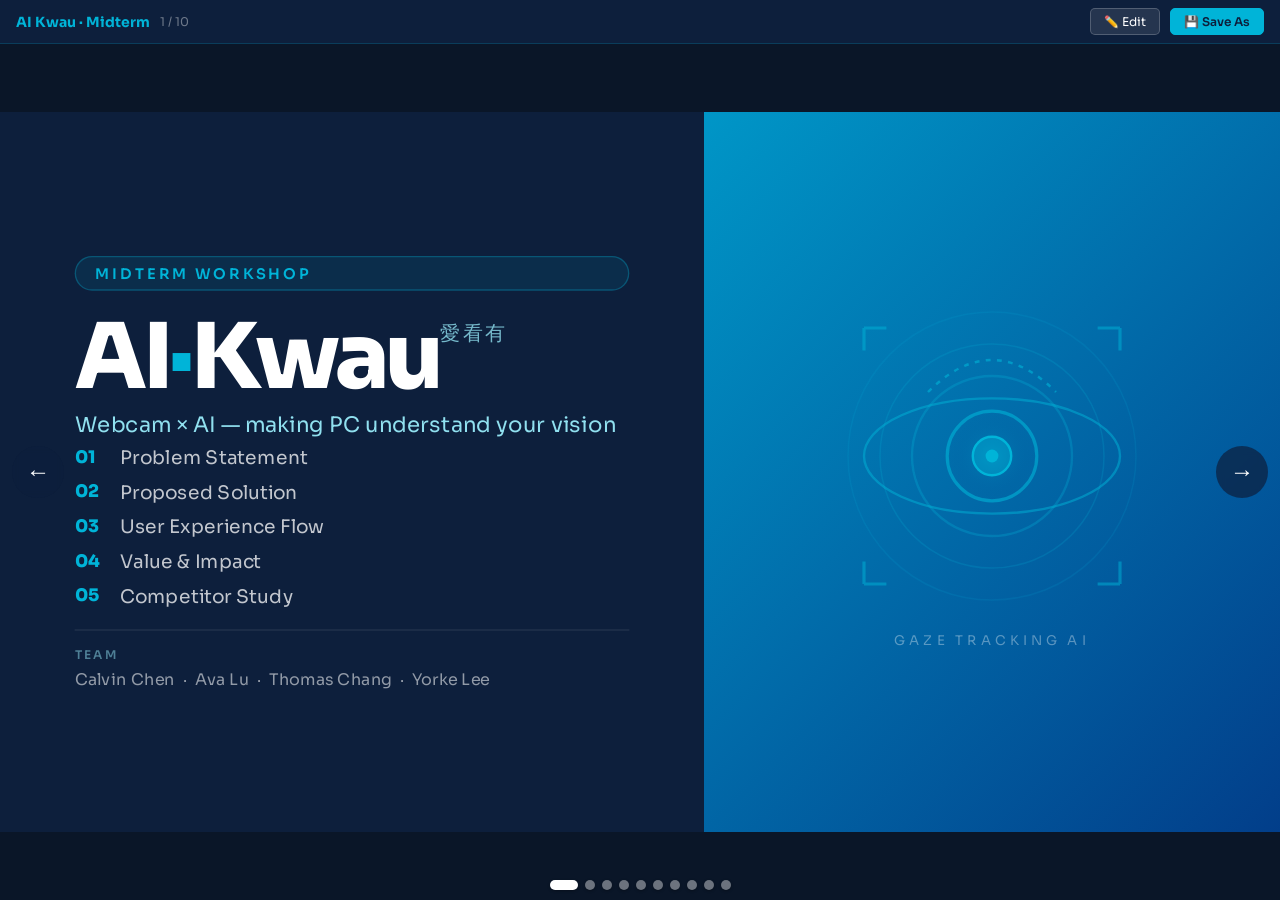
<file: midterm/index.html>
<!DOCTYPE html>
<html lang="en">
<head>
<meta charset="UTF-8">
<meta name="viewport" content="width=device-width, initial-scale=1.0">
<title>AI Kwau — Midterm Presentation</title>
<link href="https://fonts.googleapis.com/css2?family=Sora:wght@300;400;600;700;800&display=swap" rel="stylesheet">
<style>
:root{
  --navy:#0d1f3c;--blue:#1a3a6b;
  --cyan:#00b4d8;--cyanl:#90e0ef;--cyanp:#caf0f8;
  --accent:#0077b6;--white:#fff;--bg:#f4f6fa;
  --gold:#f6ae2d;--goldd:#c9922a;
  --text:#1a1a2e;--muted:#4a5568;
}
*{box-sizing:border-box;margin:0;padding:0;}
body{font-family:'Sora',sans-serif;background:#0a1628;}

/* TOOLBAR */
#toolbar{background:var(--navy);display:flex;align-items:center;padding:0 16px;height:44px;gap:10px;position:sticky;top:0;z-index:300;border-bottom:1px solid rgba(0,180,216,.2);}
.logo{font-family:'Sora',sans-serif;font-weight:700;font-size:14px;color:var(--cyan);}
.spacer{flex:1;}
.counter{font-size:12px;color:rgba(255,255,255,.4);font-family:'Sora',sans-serif;}
.tbtn{background:rgba(255,255,255,.1);border:1px solid rgba(255,255,255,.2);color:#fff;padding:5px 13px;border-radius:5px;font-size:12px;cursor:pointer;font-family:'Sora',sans-serif;}
.tbtn.primary{background:var(--cyan);border-color:var(--cyan);color:var(--navy);font-weight:600;}

/* ════ DESKTOP ════ */
@media(min-width:700px){
  body{height:100vh;overflow:hidden;display:flex;flex-direction:column;}
  #mobile-view{display:none;}
  #stage{flex:1;position:relative;overflow:hidden;}
  #slide-row{position:absolute;inset:0;}
  #slide-wrapper{position:absolute;inset:0;overflow:hidden;}
  .scaler{position:absolute;inset:0;width:960px;height:540px;transform-origin:top left;}
  .slide{position:absolute;inset:0;display:none;background:var(--white);}
  .slide.active{display:flex;}
  .snav{position:absolute;top:50%;transform:translateY(-50%);z-index:50;width:52px;height:52px;border-radius:50%;background:rgba(13,31,60,.7);color:#fff;border:none;font-size:24px;cursor:pointer;display:flex;align-items:center;justify-content:center;backdrop-filter:blur(4px);transition:background .2s;}
  .snav:hover{background:rgba(0,119,182,.9);}
  #btn-prev{left:12px;}#btn-next{right:12px;}
  #nav-bar{position:absolute;bottom:10px;left:0;right:0;display:flex;justify-content:center;z-index:50;}
  #dots{display:flex;gap:7px;}
  .dot{width:10px;height:10px;border-radius:50%;background:rgba(255,255,255,.4);cursor:pointer;transition:all .2s;box-shadow:0 1px 3px rgba(0,0,0,.3);}
  .dot.active{background:#fff;width:28px;border-radius:5px;}

  /* shared */
  .tag{display:inline-block;font-family:'Sora',sans-serif;font-size:11px;font-weight:600;letter-spacing:2px;text-transform:uppercase;color:var(--cyan);background:rgba(0,180,216,.1);border:1px solid rgba(0,180,216,.3);padding:5px 14px;border-radius:20px;margin-bottom:16px;}
  .step-badge{display:inline-flex;align-items:center;gap:8px;font-family:'Sora',sans-serif;font-size:12px;font-weight:700;color:#fff;background:var(--cyan);padding:5px 14px;border-radius:20px;margin-bottom:14px;}
  .slide-title{font-family:'Sora',sans-serif;font-size:38px;font-weight:800;color:var(--navy);line-height:1.15;margin-bottom:8px;}
  .slide-sub{font-size:15px;color:var(--muted);line-height:1.6;font-weight:300;}
  .s-left{width:55%;padding:46px 48px;display:flex;flex-direction:column;justify-content:center;}
  .s-right{width:45%;display:flex;align-items:center;justify-content:center;position:relative;}

  /* S1 Cover */
  #s1{background:var(--navy);flex-direction:row;}
  #s1 .s-left{padding:54px 56px;}
  #s1 .brand{font-family:'Sora',sans-serif;font-size:68px;font-weight:800;color:#fff;letter-spacing:-3px;line-height:1;margin-bottom:6px;position:relative;align-self:flex-start;}
  #s1 .brand span{color:var(--cyan);}
  #s1 .tagline{font-size:16px;color:var(--cyanl);margin-bottom:5px;}
  #s1 .tagline-sub{font-family:'Sora',sans-serif;font-size:13px;color:rgba(144,224,239,.6);margin-bottom:30px;}
  #s1 .agenda{display:flex;flex-direction:column;gap:8px;}
  #s1 .ag-item{display:flex;align-items:center;gap:12px;font-size:14px;color:rgba(255,255,255,.75);}
  #s1 .ag-num{font-family:'Sora',sans-serif;font-size:13px;font-weight:800;color:var(--cyan);width:22px;}
  #s1 .s-right{background:linear-gradient(135deg,#0096c7,#023e8a);flex-direction:column;}
  #s1 .eye-svg{width:240px;height:240px;}
  #s1 .eye-cap{color:rgba(255,255,255,.35);font-size:10px;font-family:'Sora',sans-serif;letter-spacing:3px;margin-top:12px;}

  /* S2 Problem: users */
  #s2{flex-direction:row;}
  #s2 .s-left{width:38%;background:var(--navy);padding:48px 38px;display:flex;flex-direction:column;justify-content:center;}
  #s2 .s-left .slide-title{color:#fff;font-size:32px;}
  #s2 .s-left .slide-sub{color:rgba(255,255,255,.55);font-size:14px;}
  #s2 .s-right{width:62%;display:flex;flex-direction:column;justify-content:center;align-items:stretch;}
  .a-card{margin:6px;padding:22px 16px;border-radius:14px;display:flex;flex-direction:column;gap:9px;}
  .a-card .icon{font-size:32px;}
  .a-card .pct{font-family:'Sora',sans-serif;font-size:30px;font-weight:800;color:var(--accent);line-height:1;}
  .a-card .name{font-family:'Sora',sans-serif;font-size:15px;font-weight:700;color:var(--navy);line-height:1.35;}
  .a-card .sub{font-size:11px;margin-top:4px;color:var(--muted);font-weight:400;}
  .a-card.c1{background:#e8f4fd;}.a-card.c2{background:#fef3e2;}.a-card.c3{background:#e8fdf5;}.a-card.c4{background:#fde8f5;}.a-card.c5{background:#f0e8fd;}

  /* S3 Problem: pains */
  #s3{flex-direction:row;}
  #s3 .s-left{width:38%;background:var(--navy);padding:48px 38px;}
  #s3 .s-left .slide-title{color:#fff;font-size:34px;}
  #s3 .s-left .slide-sub{color:rgba(255,255,255,.55);font-size:14px;}
  #s3 .s-right{width:62%;padding:28px 38px;display:flex;flex-direction:column;justify-content:center;gap:10px;}
  .pain-item{display:flex;align-items:center;gap:17px;padding:14px 19px;border-radius:12px;background:var(--bg);border-left:5px solid var(--cyan);}
  .pain-num{font-family:'Sora',sans-serif;font-size:24px;font-weight:800;color:var(--cyan);min-width:64px;}
  .pain-title{font-family:'Sora',sans-serif;font-size:18px;font-weight:700;color:var(--navy);line-height:1.2;}
  .ev-box{display:flex;align-items:center;gap:14px;margin-top:14px;padding:12px 16px;background:rgba(0,180,216,.1);border:1px solid rgba(0,180,216,.3);border-radius:11px;}
  .ev-num{font-family:'Sora',sans-serif;font-size:30px;font-weight:800;color:var(--cyan);line-height:1;white-space:nowrap;}
  .ev-tx{font-size:13px;color:rgba(255,255,255,.8);line-height:1.45;}
  .ev-tx strong{color:var(--cyanl);}

  /* S4 — Loop Diagram */
  #s4{flex-direction:column;background:linear-gradient(135deg,#f0f7ff,#e8f4fd);}
  #s4 .s-top{padding:24px 44px 0;}
  #s4 .s-top .slide-title{color:var(--navy);font-size:30px;}
  #s4 .loop-wrap{flex:1;display:flex;flex-direction:column;padding:8px 36px 10px;gap:0;}
  #s4 .loop-row{display:flex;align-items:stretch;gap:0;flex:1.4;}

  /* Node card */
  .lnode{flex:1;display:flex;flex-direction:column;background:#fff;border:1px solid rgba(0,119,182,.18);border-radius:14px;padding:16px 18px;gap:8px;position:relative;box-shadow:0 2px 8px rgba(0,0,0,.06);}
  .lnode.active{background:rgba(0,180,216,.07);border-color:rgba(0,180,216,.45);}
  .lnode-head{display:flex;align-items:center;gap:10px;}
  .lnode-icon{font-size:26px;flex-shrink:0;}
  .lnode-title{font-family:'Sora',sans-serif;font-size:17px;font-weight:800;color:var(--navy);line-height:1.2;}
  .lnode-en{font-family:'Sora',sans-serif;font-size:10px;font-weight:600;color:var(--accent);letter-spacing:1.5px;text-transform:uppercase;opacity:.8;}
  .lnode-body{font-size:12px;color:var(--muted);line-height:1.55;}
  .lnode-pills{display:flex;flex-wrap:wrap;gap:5px;margin-top:2px;}
  .lpill{font-family:'Sora',sans-serif;font-size:10px;font-weight:600;background:rgba(0,180,216,.1);color:var(--accent);padding:3px 10px;border-radius:20px;border:1px solid rgba(0,180,216,.25);}
  .lpill.gold{background:rgba(246,174,45,.15);color:var(--goldd);border-color:rgba(246,174,45,.3);}
  .lpill.green{background:rgba(6,214,160,.1);color:#059669;border-color:rgba(6,214,160,.3);}
  .ai-badge{position:absolute;top:12px;right:14px;font-family:'Sora',sans-serif;font-size:9px;font-weight:800;color:var(--accent);background:rgba(0,119,182,.1);border:1px solid rgba(0,119,182,.2);padding:2px 8px;border-radius:20px;letter-spacing:1px;}

  /* Arrow between nodes */
  .larr{display:flex;align-items:center;justify-content:center;width:44px;flex-shrink:0;flex-direction:column;gap:2px;}
  .larr-line{color:var(--accent);font-size:22px;opacity:.7;}
  .larr-label{font-family:'Sora',sans-serif;font-size:9px;color:var(--muted);letter-spacing:.5px;text-align:center;}

  /* Feedback loop row */
  .loop-feedback{display:flex;align-items:center;justify-content:center;gap:10px;padding:8px 0 2px;}
  .loop-fb-line{flex:1;height:2px;background:linear-gradient(90deg,transparent,rgba(0,119,182,.25),transparent);border-radius:2px;}
  .loop-fb-text{font-family:'Sora',sans-serif;font-size:11px;font-weight:600;color:var(--accent);letter-spacing:.5px;white-space:nowrap;}
  .loop-fb-arrow{font-size:14px;color:var(--accent);}

  /* S4b Decision Split */
  #s4b{flex-direction:column;background:linear-gradient(135deg,#f0f7ff,#e8f4fd);}
  #s4b .s-top{padding:22px 44px 0;}
  #s4b .s-top .slide-title{color:var(--navy);font-size:28px;}
  #s4b .split-wrap{flex:1;display:flex;padding:10px 32px 14px;gap:0;}
  .split-half{flex:1;display:flex;flex-direction:column;gap:7px;padding:0 12px;}
  .split-divider{width:1px;background:linear-gradient(to bottom,transparent,rgba(0,0,0,.1),transparent);position:relative;display:flex;align-items:center;justify-content:center;flex-shrink:0;margin:0 4px;}
  .split-badge{background:rgba(0,0,0,.06);border:1px solid rgba(0,0,0,.1);color:var(--muted);font-family:'Sora',sans-serif;font-size:9px;font-weight:700;letter-spacing:.5px;padding:6px 8px;border-radius:8px;text-align:center;line-height:1.6;position:absolute;}
  .half-header{display:flex;align-items:center;gap:10px;padding:10px 14px;border-radius:10px;margin-bottom:2px;}
  .half-header.cyan{background:rgba(0,180,216,.1);border:1px solid rgba(0,180,216,.3);}
  .half-header.gold{background:rgba(246,174,45,.12);border:1px solid rgba(246,174,45,.35);}
  .half-title{font-family:'Sora',sans-serif;font-size:17px;font-weight:800;}
  .half-title.cyan{color:var(--accent);}
  .half-title.gold{color:var(--goldd);}
  .half-sub{font-size:11px;color:var(--muted);}
  .iv-row{display:flex;align-items:center;gap:9px;padding:7px 12px;border-radius:8px;background:#fff;border-left:3px solid rgba(0,180,216,.5);box-shadow:0 1px 3px rgba(0,0,0,.05);}
  .iv-num{font-family:'Sora',sans-serif;font-size:12px;font-weight:800;color:var(--accent);min-width:18px;}
  .iv-title{font-family:'Sora',sans-serif;font-size:14px;font-weight:700;color:var(--navy);line-height:1.25;flex:1;}
  .iv-en{font-size:9px;color:var(--muted);display:block;font-weight:400;font-family:'Sora',sans-serif;}
  .iv-trigger{font-family:'Sora',sans-serif;font-size:9px;color:var(--accent);white-space:nowrap;background:rgba(0,119,182,.08);padding:2px 7px;border-radius:8px;flex-shrink:0;}
  .iv-row.always{border-left-color:rgba(5,150,105,.6);}
  .iv-row.always .iv-num{color:#059669;}
  .iv-row.always .iv-en{color:rgba(5,150,105,.7);}
  .iv-row.always .iv-trigger{color:#059669;background:rgba(6,214,160,.08);}
  .iv-row.l3{border-left-color:rgba(5,150,105,.5);}
  .iv-row.l3 .iv-num{color:#059669;}
  .iv-row.l3 .iv-trigger{color:#059669;background:rgba(6,214,160,.08);}
  .iv-row.gold{border-left-color:rgba(201,146,42,.6);}
  .iv-row.gold .iv-num{color:var(--goldd);}
  .iv-row.gold .iv-en{color:rgba(201,146,42,.7);}
  .iv-row.gold .iv-trigger{color:var(--goldd);background:rgba(246,174,45,.1);}

  /* S4c Mockup */
  #s4c{flex-direction:column;background:linear-gradient(135deg,#f0f7ff,#e8f4fd);}
  #s4c .s-top{padding:18px 48px 8px;}
  #s4c .s-top .slide-title{color:var(--navy);font-size:28px;}
  .browser-mock{background:#fff;border-radius:10px;box-shadow:0 4px 24px rgba(0,0,0,.14);overflow:hidden;display:flex;flex-direction:column;}
  .bchrome{background:#f1f3f4;border-bottom:1px solid #dadce0;padding:7px 12px;display:flex;align-items:center;gap:8px;flex-shrink:0;}
  .bchrome-dots{display:flex;gap:5px;}
  .bchrome-dot{width:10px;height:10px;border-radius:50%;}
  .bchrome-url{flex:1;background:#fff;border:1px solid #dadce0;border-radius:18px;padding:3px 14px;font-size:11px;color:#555;font-family:'Sora',sans-serif;max-width:380px;margin:0 auto;text-align:center;}
  .bchrome-ext{font-size:10px;font-family:'Sora',sans-serif;font-weight:700;color:#00b4d8;background:rgba(0,180,216,.12);padding:2px 8px;border-radius:4px;white-space:nowrap;}
  .b-viewport{flex:1;display:flex;overflow:hidden;position:relative;}
  .bzone{position:relative;display:flex;flex-direction:column;padding:14px 16px;overflow:hidden;}
  .bzone-v{flex:2;border-right:2px dashed rgba(0,180,216,.35);}
  .bzone-b{flex:0.7;background:rgba(246,174,45,.04);}
  .bzone-tag{font-family:'Sora',sans-serif;font-size:9.5px;font-weight:700;letter-spacing:1.5px;text-transform:uppercase;padding:3px 9px;border-radius:4px;display:inline-flex;align-items:center;gap:4px;margin-bottom:10px;align-self:flex-start;}
  .bzone-tag.c{background:rgba(0,180,216,.12);color:#0077b6;}
  .bzone-tag.g{background:rgba(246,174,45,.18);color:#996b00;}
  .fake-nav{display:flex;gap:14px;border-bottom:1px solid #eee;padding-bottom:7px;margin-bottom:10px;}
  .fake-nav span{font-family:'Sora',sans-serif;font-size:10px;color:#888;}
  .fake-nav span.on{color:#0077b6;font-weight:700;border-bottom:2px solid #0077b6;padding-bottom:3px;}
  .fake-h{font-family:'Sora',sans-serif;font-size:11px;font-weight:400;color:#b8b8b8;line-height:1.4;margin-bottom:7px;}
  .fake-t{font-size:9.5px;color:#cccccc;line-height:1.65;margin-bottom:6px;}
  .fake-cta{display:inline-block;font-family:'Sora',sans-serif;font-size:9.5px;font-weight:400;background:rgba(0,0,0,.06);color:#c8c8c8;padding:5px 13px;border-radius:5px;border:1px solid #ddd;}
  .gaze-halo{position:absolute;width:52px;height:52px;border-radius:50%;background:rgba(0,180,216,.1);border:2px solid rgba(0,180,216,.5);box-shadow:0 0 0 10px rgba(0,180,216,.05),0 0 0 22px rgba(0,180,216,.025);pointer-events:none;z-index:9;}
  .act-badge{font-family:'Sora',sans-serif;font-size:9px;font-weight:700;color:#0077b6;background:rgba(0,180,216,.12);padding:2px 8px;border-radius:10px;margin-top:auto;align-self:flex-start;display:flex;align-items:center;gap:4px;}
  .blind-h{font-family:'Sora',sans-serif;font-size:13px;font-weight:600;color:#bbb;margin-bottom:6px;}
  .blind-t{font-size:11px;color:#ccc;line-height:1.6;margin-bottom:10px;}
  .pulse-ring{width:12px;height:12px;border-radius:50%;background:#f6ae2d;animation:pr 1.8s ease-in-out infinite;flex-shrink:0;}
  @keyframes pr{0%,100%{transform:scale(1);opacity:1;}50%{transform:scale(1.65);opacity:.45;}}
  .blind-badge{font-family:'Sora',sans-serif;font-size:9px;font-weight:700;color:#996b00;background:rgba(246,174,45,.18);padding:2px 8px;border-radius:10px;margin-top:auto;align-self:flex-start;display:flex;align-items:center;gap:4px;}
  .l1-on{color:#080808!important;font-weight:700!important;letter-spacing:.2px;transition:color .35s,font-weight .35s;}
  .l2-on{color:#080808!important;font-weight:800!important;font-size:1.2em!important;letter-spacing:.3px;transition:color .35s,font-weight .35s,font-size .3s;}
  @keyframes sense-pulse{0%{border-color:rgba(0,180,216,.2);box-shadow:0 0 0 10px rgba(0,180,216,.02);}100%{border-color:rgba(0,180,216,1);box-shadow:0 0 0 13px rgba(0,180,216,.16);}}
  @keyframes hit-flash{0%,100%{transform:scale(1);}50%{transform:scale(1.5);opacity:.7;}}
  .gaze-halo.sensing{animation:sense-pulse 2s linear forwards;}
  .gaze-halo.hit{animation:hit-flash .25s ease;}
  .bzone-b::after{content:'';position:absolute;inset:0;background:rgba(80,80,80,.45);z-index:8;pointer-events:none;transition:opacity .6s ease;}
  .bzone-b.gaze-active::after{opacity:0;}
  #vis-blur{position:absolute;inset:0;right:auto;width:45%;backdrop-filter:blur(3.5px);-webkit-backdrop-filter:blur(3.5px);background:rgba(255,255,255,.15);z-index:8;pointer-events:none;opacity:0;transition:opacity .6s ease;}

  /* S5 Journey */
  #s5{flex-direction:column;background:linear-gradient(135deg,#f0f7ff,#e8f4fd);}
  #s5 .s-top{padding:28px 48px 8px;}
  #s5 .journey{flex:1;display:flex;align-items:center;padding:0 38px 20px;gap:0;}
  .j-step{flex:1;display:flex;flex-direction:column;align-items:center;text-align:center;position:relative;padding:0 6px;}
  .j-step:not(:last-child)::after{content:'→';position:absolute;right:-10px;top:22px;font-size:22px;color:var(--cyan);font-family:'Sora',sans-serif;z-index:2;}
  .j-icon{width:74px;height:74px;border-radius:50%;background:#fff;box-shadow:0 4px 14px rgba(0,0,0,.1);display:flex;align-items:center;justify-content:center;font-size:32px;margin-bottom:12px;border:3px solid var(--cyan);flex-shrink:0;}
  .j-step.gold .j-icon{border-color:var(--gold);}
  .j-name{font-family:'Sora',sans-serif;font-size:18px;font-weight:700;color:var(--navy);margin-bottom:6px;line-height:1.25;}
  .j-sub{font-size:11px;color:var(--muted);margin-top:2px;}
  .j-desc{font-size:14px;color:var(--muted);line-height:1.55;overflow:hidden;display:-webkit-box;-webkit-line-clamp:2;-webkit-box-orient:vertical;}
  .j-detail{font-size:11px;color:var(--accent);background:rgba(0,119,182,.07);border:1px solid rgba(0,119,182,.2);border-radius:8px;padding:5px 10px;line-height:1.5;text-align:center;margin-top:6px;width:100%;}

  /* S6 Value Curb-Cut */
  #s6{flex-direction:column;}
  #s6 .s-top{padding:28px 48px 10px;background:linear-gradient(90deg,#0d1f3c,#1a3a6b);}
  #s6 .s-top .slide-title{color:#fff;font-size:32px;}
  #s6 .s-top .slide-sub{color:rgba(255,255,255,.55);font-size:13px;}
  #s6 .cards-row{display:flex;flex:1;padding:16px 38px 32px;}
  .e-card{flex:1;margin:0 6px;padding:20px 16px;border-radius:12px;background:var(--bg);display:flex;flex-direction:column;gap:7px;border-top:4px solid var(--cyan);}
  .e-card .icon{font-size:26px;}
  .e-card .name{font-family:'Sora',sans-serif;font-size:19px;font-weight:700;color:var(--navy);line-height:1.3;}

  /* S7 Competitors */
  #s7{flex-direction:column;}
  #s7 .s-top{padding:28px 48px 10px;}
  #s7 .comp-wrap{flex:1;display:flex;padding:0 38px 30px;gap:14px;}
  #s7 .comp-table{flex:1.4;display:flex;flex-direction:column;gap:8px;justify-content:center;}
  .comp-row{display:flex;align-items:flex-start;gap:14px;padding:12px 16px;border-radius:11px;background:var(--bg);}
  .comp-name{font-family:'Sora',sans-serif;font-size:17px;font-weight:700;color:var(--navy);min-width:160px;}
  .comp-sub{font-size:10px;color:var(--muted);display:block;font-weight:400;}
  .comp-gap{font-size:15px;color:var(--muted);line-height:1.4;text-align:right;margin-left:auto;}
  #s7 .hp-box{flex:1;background:var(--navy);border-radius:14px;padding:26px 24px;display:flex;flex-direction:column;justify-content:center;gap:14px;}
  .hp-title{font-family:'Sora',sans-serif;font-size:20px;font-weight:800;color:var(--cyan);}
  .hp-item{display:flex;gap:10px;align-items:flex-start;}
  .hp-item .ic{font-size:17px;min-width:22px;}
  .hp-item .tx{font-size:15px;color:rgba(255,255,255,.85);line-height:1.5;}
  .hp-item .tx strong{color:var(--cyanl);}

  /* S8 Closing */
  #s8{flex-direction:row;background:var(--navy);}
  #s8 .s-left{width:50%;padding:50px 48px;}
  #s8 .slide-title{color:#fff;font-size:36px;}
  #s8 .slide-sub{color:rgba(255,255,255,.55);font-size:17px;margin-top:8px;}
  #s8 .cta{margin-top:26px;display:inline-block;padding:14px 22px;background:var(--cyan);border-radius:11px;font-family:'Sora',sans-serif;font-size:15px;font-weight:700;color:var(--navy);}
  #s8 .s-right{width:50%;padding:34px;display:flex;flex-direction:column;justify-content:center;gap:11px;}
  .sum-item{display:flex;gap:13px;padding:13px 17px;background:rgba(255,255,255,.06);border-radius:11px;border-left:4px solid var(--cyan);}
  .sum-item .ic{font-size:19px;min-width:24px;}
  .sum-item .tx{font-size:16px;color:rgba(255,255,255,.85);line-height:1.5;}
  .sum-item .tx strong{color:var(--cyan);font-family:'Sora',sans-serif;}
}

/* ════ MOBILE ════ */
@media(max-width:699px){
  #stage{display:none;}
  #mobile-view{display:block;padding:14px 14px 56px;}
  .mc{background:#fff;border-radius:18px;overflow:hidden;box-shadow:0 4px 22px rgba(0,0,0,.12);margin-bottom:16px;}
  .mh{padding:22px 18px 18px;}
  .mh.dark{background:var(--navy);}
  .mh.light{background:var(--bg);}
  .mh.grad{background:linear-gradient(135deg,#0d1f3c,#1a3a6b);}
  .m-tag{display:inline-block;font-family:'Sora',sans-serif;font-size:10px;font-weight:600;letter-spacing:2px;text-transform:uppercase;color:var(--cyan);background:rgba(0,180,216,.15);border:1px solid rgba(0,180,216,.35);padding:4px 12px;border-radius:20px;margin-bottom:10px;}
  .m-tag.lt{color:var(--accent);background:rgba(0,119,182,.1);border-color:rgba(0,119,182,.3);}
  .m-title{font-family:'Sora',sans-serif;font-size:clamp(24px,6.5vw,30px);font-weight:800;color:#fff;line-height:1.2;margin-bottom:4px;}
  .m-title.dk{color:var(--navy);}
  .m-title span{color:var(--cyan);}
  .m-en{font-family:'Sora',sans-serif;font-size:clamp(13px,3.5vw,15px);font-weight:300;color:rgba(255,255,255,.5);margin-bottom:5px;}
  .m-en.dk{color:var(--muted);}
  .m-sub{font-size:clamp(14px,3.8vw,16px);color:rgba(255,255,255,.65);line-height:1.5;}
  .m-sub.dk{color:var(--muted);}
  .m-list{display:flex;flex-direction:column;gap:9px;padding:14px;}
  .m-grid{display:grid;grid-template-columns:1fr 1fr;gap:10px;padding:14px;}
  .m-ac{padding:15px;border-radius:12px;}
  .m-ac.c1{background:#e8f4fd;}.m-ac.c2{background:#fef3e2;}.m-ac.c3{background:#e8fdf5;}.m-ac.c4{background:#fde8f5;}.m-ac.c5{background:#f0e8fd;}
  .m-ac .icon{font-size:24px;margin-bottom:4px;}
  .m-ac .mpct{font-family:'Sora',sans-serif;font-size:clamp(22px,6vw,28px);font-weight:800;color:var(--accent);line-height:1;margin-bottom:5px;}
  .m-ac .name{font-family:'Sora',sans-serif;font-size:clamp(13px,3.5vw,15px);font-weight:700;color:var(--navy);}
  .m-ac .name .sub{font-size:clamp(10px,2.8vw,11px);color:var(--muted);margin-top:3px;display:block;font-weight:400;}
  .m-pain{display:flex;align-items:center;gap:13px;padding:13px 15px;background:var(--bg);border-radius:11px;border-left:4px solid var(--cyan);}
  .m-pn{font-family:'Sora',sans-serif;font-size:clamp(19px,5.2vw,23px);font-weight:800;color:var(--cyan);min-width:58px;}
  .m-ev{display:flex;align-items:center;gap:8px;font-size:clamp(13px,3.6vw,15px);color:rgba(255,255,255,.8);margin-top:7px;}
  .m-evn{font-family:'Sora',sans-serif;font-size:clamp(18px,5vw,22px);font-weight:800;color:var(--cyan);}
  .m-pt{font-family:'Sora',sans-serif;font-size:clamp(15px,4.2vw,18px);font-weight:700;color:var(--navy);}
  .m-feat{background:var(--navy);border-radius:12px;padding:15px;position:relative;overflow:hidden;margin-bottom:9px;}
  .m-feat:last-child{margin-bottom:0;}
  .m-feat::before{content:'';position:absolute;top:0;left:0;right:0;height:4px;background:var(--cyan);}
  .m-frow{display:flex;align-items:center;gap:10px;margin-bottom:5px;}
  .m-ficon{font-size:22px;}
  .m-fname{font-family:'Sora',sans-serif;font-size:clamp(15px,4vw,17px);font-weight:700;color:#fff;}
  .m-ftag{font-size:clamp(11px,3vw,13px);color:var(--cyan);font-family:'Sora',sans-serif;font-weight:600;margin-left:auto;}
  .m-fen{font-size:clamp(12px,3.2vw,14px);color:rgba(255,255,255,.5);font-family:'Sora',sans-serif;}
  /* journey mobile */
  .m-jstep{display:flex;gap:14px;padding:13px 15px;background:var(--bg);border-radius:12px;margin-bottom:9px;align-items:center;}
  .m-jstep:last-child{margin-bottom:0;}
  .m-jicon{width:52px;height:52px;border-radius:50%;background:#fff;border:3px solid var(--cyan);display:flex;align-items:center;justify-content:center;font-size:24px;flex-shrink:0;}
  .m-jstep.gold .m-jicon{border-color:var(--gold);}
  .m-jname{font-family:'Sora',sans-serif;font-size:clamp(14px,3.8vw,16px);font-weight:700;color:var(--navy);}
  .m-jdesc{font-size:clamp(12px,3.3vw,14px);color:var(--muted);line-height:1.45;margin-top:2px;}
  /* ext */
  .m-ext{background:var(--bg);border-radius:12px;padding:15px;border-top:4px solid var(--cyan);margin-bottom:9px;}
  .m-ext:last-child{margin-bottom:0;}
  .m-ei{font-size:24px;margin-bottom:6px;}
  .m-en2{font-family:'Sora',sans-serif;font-size:clamp(14px,3.9vw,16px);font-weight:700;color:var(--navy);}
  /* competitor */
  .m-comp{display:flex;flex-direction:column;gap:4px;padding:13px 15px;background:var(--bg);border-radius:11px;margin-bottom:9px;}
  .m-comp:last-child{margin-bottom:0;}
  .m-cname{font-family:'Sora',sans-serif;font-size:clamp(14px,3.9vw,16px);font-weight:700;color:var(--navy);}
  .m-cgap{font-size:clamp(12px,3.4vw,14px);color:var(--muted);line-height:1.45;}
  .m-hp{background:var(--navy);border-radius:12px;padding:16px;margin:0 14px 14px;}
  .m-hpt{font-family:'Sora',sans-serif;font-size:clamp(15px,4.2vw,18px);font-weight:800;color:var(--cyan);margin-bottom:10px;}
  .m-hpi{display:flex;gap:10px;margin-bottom:9px;align-items:flex-start;}
  .m-hpi:last-child{margin-bottom:0;}
  .m-hpi .ic{font-size:17px;min-width:22px;}
  .m-hpi .tx{font-size:clamp(13px,3.5vw,15px);color:rgba(255,255,255,.85);line-height:1.5;}
  .m-hpi .tx strong{color:var(--cyanl);}
  /* summary */
  .m-sum{display:flex;gap:12px;background:rgba(0,180,216,.07);border-radius:11px;padding:13px 15px;border-left:4px solid var(--cyan);margin-bottom:9px;}
  .m-sum:last-child{margin-bottom:0;}
  .m-si{font-size:19px;min-width:24px;}
  .m-st{font-size:clamp(13px,3.7vw,15px);color:var(--text);line-height:1.55;}
  .m-st strong{color:var(--accent);font-family:'Sora',sans-serif;}
  .m-cta{margin:4px 14px 14px;padding:15px;background:var(--cyan);border-radius:12px;font-family:'Sora',sans-serif;font-size:clamp(15px,4vw,17px);font-weight:700;color:var(--navy);text-align:center;}
  /* agenda */
  .m-ag{display:flex;gap:11px;padding:10px 16px;align-items:center;border-bottom:1px solid rgba(0,0,0,.05);}
  .m-ag:last-child{border-bottom:none;}
  .m-agn{font-family:'Sora',sans-serif;font-size:clamp(14px,3.8vw,16px);font-weight:800;color:var(--cyan);min-width:24px;}
  .m-agt{font-size:clamp(14px,3.8vw,16px);color:var(--text);}
}
body.edit-mode .slide [contenteditable]{outline:1.5px dashed rgba(0,180,216,.55);border-radius:3px;cursor:text;}
body.edit-mode .slide [contenteditable]:focus{outline:2px solid var(--cyan);background:rgba(0,180,216,.04);}
#btn-edit.on,#btn-move.on{background:rgba(0,180,216,.2);border-color:var(--cyan);color:var(--cyan);}
#btn-move{display:none;}
body.edit-mode #btn-move{display:inline-flex;}
body.move-mode #scaler,body.move-mode #scaler *{cursor:grab!important;}
body.move-mode #scaler *:active{cursor:grabbing!important;}
</style>
</head>
<body>

<div id="toolbar">
  <span class="logo">AI Kwau · Midterm</span>
  <span class="counter" id="counter">1 / 10</span>
  <div class="spacer"></div>
  <button class="tbtn" id="btn-edit" onclick="toggleEdit()">✏️ Edit</button>
  <button class="tbtn" id="btn-move" onclick="toggleMove()">↖ Move</button>
  <button class="tbtn primary" onclick="saveAsNew()">💾 Save As</button>
</div>

<!-- DESKTOP -->
<div id="stage">
  <div id="slide-row">
    <div id="slide-wrapper">
      <div class="scaler" id="scaler">

      <!-- S1 Cover + Agenda -->
      <div class="slide active" id="s1">
        <div class="s-left">
          <div class="tag">Midterm Workshop</div>
          <div class="brand">AI<span>·</span>Kwau<span style="position:absolute;left:100%;bottom:65%;font-family:'Sora',sans-serif;font-size:15px;font-weight:400;color:var(--cyanl);opacity:.8;letter-spacing:2px;white-space:nowrap;line-height:1;">愛看有</span></div>
          <div class="tagline">Webcam × AI — making PC understand your vision</div>
          <div class="agenda">
            <div class="ag-item"><span class="ag-num">01</span>Problem Statement</div>
            <div class="ag-item"><span class="ag-num">02</span>Proposed Solution</div>
            <div class="ag-item"><span class="ag-num">03</span>User Experience Flow</div>
            <div class="ag-item"><span class="ag-num">04</span>Value &amp; Impact</div>
            <div class="ag-item"><span class="ag-num">05</span>Competitor Study</div>
          </div>
          <div style="margin-top:16px;padding-top:12px;border-top:1px solid rgba(255,255,255,.08);">
            <div style="font-family:'Sora',sans-serif;font-size:9px;font-weight:600;letter-spacing:2px;text-transform:uppercase;color:rgba(144,224,239,.5);margin-bottom:5px;">Team</div>
            <div style="font-family:'Sora',sans-serif;font-size:12px;color:rgba(255,255,255,.55);">Calvin Chen &nbsp;·&nbsp; Ava Lu &nbsp;·&nbsp; Thomas Chang &nbsp;·&nbsp; Yorke Lee</div>
          </div>
        </div>
        <div class="s-right">
          <svg class="eye-svg" viewBox="0 0 200 200">
            <defs><radialGradient id="eg" cx="50%" cy="50%"><stop offset="0%" stop-color="#00b4d8" stop-opacity=".3"/><stop offset="100%" stop-color="#023e8a" stop-opacity="0"/></radialGradient></defs>
            <circle cx="100" cy="100" r="90" fill="none" stroke="rgba(0,180,216,.12)" stroke-width="1"/>
            <circle cx="100" cy="100" r="70" fill="none" stroke="rgba(0,180,216,.18)" stroke-width="1"/>
            <circle cx="100" cy="100" r="50" fill="none" stroke="rgba(0,180,216,.28)" stroke-width="1.5"/>
            <ellipse cx="100" cy="100" rx="80" ry="36" fill="none" stroke="rgba(0,180,216,.5)" stroke-width="1.5"/>
            <circle cx="100" cy="100" r="28" fill="url(#eg)" stroke="rgba(0,180,216,.6)" stroke-width="2"/>
            <circle cx="100" cy="100" r="12" fill="rgba(0,180,216,.4)" stroke="#00b4d8" stroke-width="1.5"/>
            <circle cx="100" cy="100" r="4" fill="#00b4d8"/>
            <path d="M60 60 Q100 20 140 60" fill="none" stroke="#00b4d8" stroke-width="1.5" stroke-dasharray="3,4" opacity=".6"/>
            <path d="M20 20L20 34M20 20L34 20" stroke="rgba(0,180,216,.5)" stroke-width="2" fill="none"/>
            <path d="M180 20L166 20M180 20L180 34" stroke="rgba(0,180,216,.5)" stroke-width="2" fill="none"/>
            <path d="M20 180L20 166M20 180L34 180" stroke="rgba(0,180,216,.5)" stroke-width="2" fill="none"/>
            <path d="M180 180L166 180M180 180L180 166" stroke="rgba(0,180,216,.5)" stroke-width="2" fill="none"/>
          </svg>
          <div class="eye-cap">GAZE TRACKING AI</div>
        </div>
      </div>

      <!-- S2 Problem: 20% target users -->
      <div class="slide" id="s2">
        <div class="s-left">
          <div class="step-badge">1 · Problem Statement</div>
          <div class="slide-title">20% Target Users</div>
          <div class="slide-sub">Vision-Impaired PC Users<br>Five Visual Conditions · Survey n=17</div>
        </div>
        <div class="s-right">
          <div style="width:100%;display:flex;flex-direction:column;gap:10px;padding:28px 38px;">
            <div class="pain-item" style="border-left-color:#06d6a0;"><div class="pain-num" style="color:#06d6a0;">53%</div><div class="pain-title">🌫️ Overall Dimness / Fog</div></div>
            <div class="pain-item" style="border-left-color:#f6ae2d;"><div class="pain-num" style="color:#f6ae2d;">41%</div><div class="pain-title">🔭 Peripheral Vision Loss</div></div>
            <div class="pain-item" style="border-left-color:#b5179e;"><div class="pain-num" style="color:#b5179e;">35%</div><div class="pain-title">📖 Reading Difficulty</div></div>
            <div class="pain-item"><div class="pain-num">24%</div><div class="pain-title">🔵 Central Vision Blur</div></div>
            <div class="pain-item" style="border-left-color:#f77f00;"><div class="pain-num" style="color:#f77f00;">24%</div><div class="pain-title">💡 Light Sensitivity / Glare</div></div>
          </div>
        </div>
      </div>

      <!-- S3 Problem: pain points from interviews -->
      <div class="slide" id="s3">
        <div class="s-left">
          <div class="step-badge">1 · Problem Statement</div>
          <div class="slide-title" style="color:#fff;">Five Pain Points — Survey Evidence (n=17)</div>
          <div class="ev-box">
            <div class="ev-num">59%</div>
            <div class="ev-tx"><strong>never used any assistive tool</strong></div>
          </div>
          <div class="ev-box">
            <div class="ev-num">3.4<span style="font-size:14px;">/5</span></div>
            <div class="ev-tx">average PC experience score</div>
          </div>
        </div>
        <div class="s-right">
          <div style="width:100%;display:flex;flex-direction:column;gap:10px;padding:28px 38px;">
            <div class="pain-item"><div class="pain-num">71%</div><div class="pain-title">Eye strain from long screen time</div></div>
            <div class="pain-item"><div class="pain-num">65%</div><div class="pain-title">Text too small to read</div></div>
            <div class="pain-item"><div class="pain-num">47%</div><div class="pain-title">Low screen contrast</div></div>
            <div class="pain-item"><div class="pain-num">24%</div><div class="pain-title">Cursor hard to track and locate</div></div>
            <div class="pain-item"><div class="pain-num">18%</div><div class="pain-title">Can't find buttons or links</div></div>
          </div>
        </div>
      </div>

      <!-- S4 Solution -->
      <div class="slide" id="s4">
        <div class="s-top">
          <div class="step-badge">2 · Proposed Solution</div>
          <div class="slide-title">Browser Extension — Active Perception Loop</div>
        </div>
        <div class="loop-wrap">
          <div class="loop-row">

            <!-- Node 1: Perceive -->
            <div class="lnode" style="flex:0.85;">
              <div class="lnode-head">
                <div class="lnode-icon">📷</div>
                <div>
                  <div class="lnode-title">Sense</div>
                </div>
              </div>
              <div style="display:flex;flex-direction:column;gap:6px;margin-top:10px;">
                <div style="padding:6px 10px;background:rgba(0,119,182,.06);border-radius:8px;border-left:3px solid rgba(0,119,182,.35);">
                  <div style="font-family:'Sora',sans-serif;font-size:11px;font-weight:700;color:var(--accent);">👁️ Eye Position</div>
                </div>
                <div style="padding:6px 10px;background:rgba(0,119,182,.06);border-radius:8px;border-left:3px solid rgba(0,119,182,.35);">
                  <div style="font-family:'Sora',sans-serif;font-size:11px;font-weight:700;color:var(--accent);">🧑 Face Distance</div>
                </div>
                <div style="padding:6px 10px;background:rgba(246,174,45,.1);border-radius:8px;border-left:3px solid rgba(201,146,42,.45);">
                  <div style="font-family:'Sora',sans-serif;font-size:11px;font-weight:700;color:var(--goldd);">🗺️ Gaze Heatmap</div>
                  <div class="lnode-body">Builds visual field map</div>
                </div>
                <div style="padding:6px 10px;background:rgba(6,214,160,.08);border-radius:8px;border-left:3px solid rgba(5,150,105,.45);">
                  <div style="font-family:'Sora',sans-serif;font-size:11px;font-weight:700;color:#059669;">📊 Gaze Stability</div>
                  <div class="lnode-body">Stable→solid ring · Jitter→dashed ring</div>
                </div>
              </div>
            </div>

            <!-- Arrow 1 -->
            <div class="larr">
              <div class="larr-line">→</div>
            </div>

            <!-- Node 2: Decide -->
            <div class="lnode active" style="flex:1.2;">
              <div class="ai-badge">AI</div>
              <div class="lnode-head">
                <div class="lnode-icon">🤖</div>
                <div>
                  <div class="lnode-title">Decide</div>
                </div>
              </div>
              <div style="padding:9px 11px;background:rgba(0,180,216,.08);border-radius:9px;border:1px solid rgba(0,180,216,.25);margin-bottom:8px;margin-top:10px;">
                <div style="font-family:'Sora',sans-serif;font-size:11px;font-weight:700;color:var(--accent);margin-bottom:3px;">⚡ Real-time Signal</div>
                <div class="lnode-body">Hold threshold trigger<div>Auto-adjusted by outcome</div></div>
              </div>
              <div style="padding:9px 11px;background:rgba(246,174,45,.1);border-radius:9px;border:1px solid rgba(201,146,42,.3);">
                <div style="font-family:'Sora',sans-serif;font-size:11px;font-weight:700;color:var(--goldd);margin-bottom:3px;">🗺️ Pattern Learning</div>
                <div class="lnode-body">Cold zones on visual map → path fork</div>
              </div>
            </div>

            <!-- Arrow 2 -->
            <div class="larr">
              <div class="larr-line">→</div>
            </div>

            <!-- Node 3: Act -->
            <div class="lnode" style="flex:1.1;">
              <div class="lnode-head">
                <div class="lnode-icon">✨</div>
                <div>
                  <div class="lnode-title">Act</div>
                </div>
              </div>
              <div style="padding:9px 11px;background:rgba(0,119,182,.07);border-radius:9px;border:1px solid rgba(0,119,182,.2);margin-bottom:8px;margin-top:10px;">
                <div style="font-family:'Sora',sans-serif;font-size:11px;font-weight:700;color:var(--accent);margin-bottom:3px;">👁 Visible Area</div>
                <div class="lnode-body">Progressive layering ◎①②③④⑤</div>
              </div>
              <div style="padding:9px 11px;background:rgba(246,174,45,.1);border-radius:9px;border:1px solid rgba(201,146,42,.3);margin-bottom:8px;">
                <div style="font-family:'Sora',sans-serif;font-size:11px;font-weight:700;color:var(--goldd);margin-bottom:3px;">🗺️ Blind Spot</div>
                <div class="lnode-body">✦ Focus Attraction</div>
              </div>
              <div style="font-family:'Sora',sans-serif;font-size:10px;color:var(--muted);text-align:right;letter-spacing:.5px;">See next slide →</div>
            </div>

          </div>

          <!-- Feedback Loop -->
          <div class="loop-feedback" style="padding:6px 0 0;">
            <div class="loop-fb-arrow">↙</div>
            <div class="loop-fb-line"></div>
            <div class="loop-fb-text">🔄 &nbsp;Observe outcomes · Auto-adjust thresholds · Gets smarter over time</div>
            <div class="loop-fb-line"></div>
            <div class="loop-fb-arrow">↗</div>
          </div>

          <!-- Rationale box -->
          <div style="margin-top:8px;padding:7px 14px;background:rgba(0,119,182,.05);border:1px solid rgba(0,119,182,.18);border-radius:10px;display:flex;align-items:center;gap:12px;">
            <div style="font-family:'Sora',sans-serif;font-size:10px;font-weight:700;color:var(--accent);white-space:nowrap;">📊 Why browser?</div>
            <div style="width:1px;height:24px;background:rgba(0,0,0,.1);flex-shrink:0;"></div>
            <div style="font-family:'Sora',sans-serif;font-size:10px;color:#555;flex:1;"><span style="font-weight:700;color:#333;">69%+</span> respondents confirmed browser use (n=16) &nbsp;·&nbsp; News · Email · Shopping · Video · Calls</div>
            <div style="width:1px;height:24px;background:rgba(0,0,0,.1);flex-shrink:0;"></div>
            <div style="font-family:'Sora',sans-serif;font-size:9.5px;color:var(--muted);white-space:nowrap;">Phase 1 Browser Ext &nbsp;→&nbsp; Phase 2 Windows Accessibility API</div>
          </div>
        </div>
      </div>

      <!-- S4b Decision Split -->
      <div class="slide" id="s4b">
        <div class="s-top">
          <div class="step-badge">2 · Proposed Solution</div>
          <div class="slide-title">AI Decision Fork — Visible vs Blind-Spot Areas<span style="font-family:'Sora',sans-serif;font-size:12px;font-weight:300;color:var(--muted);display:block;margin-top:3px;">Two Separate Ways AI Helps</span></div>
        </div>
        <div class="split-wrap">

          <!-- Left: Can See -->
          <div class="split-half">
            <div class="half-header cyan">
              <div style="font-size:22px;">👁</div>
              <div>
                <div class="half-title cyan">Visible Area</div>
                <div class="half-sub">Progressively triggered by hold time</div>
              </div>
            </div>
            <div class="iv-row always">
              <div class="iv-num">◎</div>
              <div class="iv-title">Gaze Ring</div>
              <div class="iv-trigger" style="color:#06d6a0;background:rgba(6,214,160,.1);">Always-on</div>
            </div>
            <div class="iv-row always">
              <div class="iv-num">①</div>
              <div class="iv-title">Smart Cursor</div>
              <div class="iv-trigger" style="color:#06d6a0;background:rgba(6,214,160,.1);">Always-on</div>
            </div>
            <div class="iv-row">
              <div class="iv-num">②</div>
              <div class="iv-title">L1 Text Layer</div>
              <div class="iv-trigger">Short hold</div>
            </div>
            <div class="iv-row">
              <div class="iv-num">③</div>
              <div class="iv-title">L2 Component Layer</div>
              <div class="iv-trigger">Mid hold</div>
            </div>
            <div class="iv-row">
              <div class="iv-num">④</div>
              <div class="iv-title">Voice Reading</div>
              <div class="iv-trigger">Long hold</div>
            </div>
            <div class="iv-row l3">
              <div class="iv-num">⑤</div>
              <div class="iv-title">L3 Full-page Structure</div>
              <div class="iv-trigger" style="color:#06d6a0;background:rgba(6,214,160,.1);">Unusual eye movement</div>
            </div>
          </div>

          <!-- Divider -->
          <div class="split-divider">
            <div class="split-badge">Exclusive</div>
          </div>

          <!-- Right: Can't See -->
          <div class="split-half">
            <div class="half-header gold">
              <div style="font-size:22px;">🗺️</div>
              <div>
                <div class="half-title gold">Blind-Spot Area</div>
                <div class="half-sub">Unvisited area → AI switches mode</div>
              </div>
            </div>
            <div class="iv-row gold">
              <div class="iv-num">◎</div>
              <div class="iv-title">Focus Attraction</div>
              <div class="iv-trigger">Always-on</div>
            </div>
            <div class="iv-row gold">
              <div class="iv-num">①</div>
              <div class="iv-title">Pulse Dot</div>
              <div class="iv-trigger">Visual guide</div>
            </div>
            <div class="iv-row gold">
              <div class="iv-num">②</div>
              <div class="iv-title">Direction Arrow</div>
              <div class="iv-trigger">Direction cue</div>
            </div>
            <div class="iv-row gold">
              <div class="iv-num">③</div>
              <div class="iv-title">Zero Layout Disruption</div>
              <div class="iv-trigger">Non-intrusive</div>
            </div>
            <div class="iv-row gold">
              <div class="iv-num">④</div>
              <div class="iv-title">Cold Zone Detection</div>
              <div class="iv-trigger">Auto-trigger</div>
            </div>
            <div class="iv-row gold">
              <div class="iv-num">⑤</div>
              <div class="iv-title">Continuous Learning</div>
              <div class="iv-trigger">Feedback loop</div>
            </div>
          </div>

        </div>
      </div>

      <!-- S4c Mockup UI -->
      <div class="slide" id="s4c">
        <div class="s-top">
          <div class="step-badge">2 · Proposed Solution</div>
          <div class="slide-title">Extension Mockup — Live Dual-Zone Intervention</div>
        </div>
        <div style="flex:1;display:flex;align-items:center;padding:0 40px 20px;">
          <div class="browser-mock" style="width:100%;height:390px;">
            <div class="bchrome" style="flex-direction:column;padding:0;gap:0;align-items:stretch;">
              <!-- Edge tab strip (gray) -->
              <div style="background:#f3f3f3;display:flex;align-items:flex-end;padding:6px 0 0;">
                <div style="background:#fff;border:1px solid #d8d8d8;border-bottom:none;border-radius:7px 7px 0 0;padding:5px 10px;display:flex;align-items:center;gap:5px;font-family:'Sora',sans-serif;font-size:9.5px;color:#333;min-width:160px;max-width:200px;">
                  <span style="font-size:10px;">📰</span>
                  <span style="overflow:hidden;white-space:nowrap;text-overflow:ellipsis;flex:1;">Health News · example-news.com</span>
                  <span style="color:#aaa;font-size:10px;">✕</span>
                </div>
                <div style="font-size:15px;color:#888;padding:2px 10px 4px;cursor:default;">+</div>
                <div style="flex:1;"></div>
                <div style="display:flex;align-self:flex-start;font-family:'Sora',sans-serif;font-size:10px;color:#555;">
                  <div style="padding:4px 10px;cursor:default;">−</div>
                  <div style="padding:4px 10px;cursor:default;">□</div>
                  <div style="padding:4px 10px;cursor:default;background:rgba(0,0,0,.04);">✕</div>
                </div>
              </div>
              <!-- Edge nav bar (white) -->
              <div style="background:#fff;border-bottom:1px solid #e0e0e0;padding:4px 10px;display:flex;align-items:center;gap:5px;">
                <span style="font-size:14px;color:#555;cursor:default;">←</span>
                <span style="font-size:14px;color:#ccc;cursor:default;">→</span>
                <span style="font-size:13px;color:#555;cursor:default;">↺</span>
                <span style="font-size:13px;color:#555;cursor:default;">⌂</span>
                <div style="flex:1;background:#f3f3f3;border:1px solid #e0e0e0;border-radius:20px;padding:3px 10px;display:flex;align-items:center;gap:5px;font-family:'Sora',sans-serif;font-size:10px;color:#555;min-width:0;">
                  <span style="color:#0078d4;font-weight:900;font-style:italic;font-size:13px;line-height:1;flex-shrink:0;">e</span>
                  <span style="flex-shrink:0;">🔒</span>
                  <span style="overflow:hidden;white-space:nowrap;text-overflow:ellipsis;color:#333;">example-news.com/health/low-contrast-ui-2025</span>
                </div>
                <span style="font-size:12px;color:#aaa;cursor:default;">☆</span>
                <span style="font-size:11px;color:#aaa;cursor:default;">⊞</span>
                <span style="font-size:12px;color:#aaa;cursor:default;">👤</span>
                <span style="font-size:12px;color:#888;cursor:default;">⋯</span>
                <div class="bchrome-ext">AI Kwau ● Active</div>
              </div>
            </div>
            <div class="b-viewport">
              <div class="gaze-halo" id="mock-halo" style="display:none;"></div>
              <div class="bzone bzone-v">
                <div class="bzone-tag c">👁 Visible Area · Gaze Active</div>
                <div class="fake-nav">
                  <span class="on">Health</span><span>News</span><span>Tech</span><span>Sports</span><span>Lifestyle</span>
                </div>
                <div class="fake-h">Ageing Populations & Screen Ergonomics:<br>The Hidden Cost of Low-Contrast UI Design</div>
                <div class="fake-t">Studies indicate over 1.1 billion people experience vision impairment globally, many relying on default PC settings with minimal contrast. Small fonts and inadequate spacing remain the top barriers to digital accessibility for aging users and those with mild visual conditions.</div>
                <div class="fake-t">Extended screen sessions increase eye fatigue by up to 340% for low-vision users compared to those with normal vision — yet most platforms provide no adaptive display options whatsoever.</div>
                <div class="fake-cta">Continue Reading →</div>
                <!-- Pulse guide: right edge → by default, shifts left ← when blind-spot active -->
                <div id="pulse-guide" style="position:absolute;right:10px;top:50%;transform:translateY(-50%);display:flex;flex-direction:column;align-items:center;gap:4px;pointer-events:none;z-index:10;">
                  <div class="pulse-ring"></div>
                  <span id="pulse-arrow" style="font-size:14px;color:#f6ae2d;line-height:1;">→</span>
                </div>
                <div id="vis-blur"></div>
                <div class="act-badge" id="mock-badge">👋 Hover to sense…</div>
              </div>
              <div class="bzone bzone-b">
                <div class="bzone-tag g">🗺️ Blind-Spot</div>
                <div class="blind-h">Recommended For You</div>
                <div class="blind-t">Sidebar content never gazed at in this session — cold zone detected.</div>
                <div class="blind-badge">📊 GMM · Auto-Triggered</div>
              </div>
            </div>
          </div>
        </div>
      </div>

      <!-- S5 UX Journey -->
      <div class="slide" id="s5">
        <div class="s-top">
          <div class="step-badge">3 · User Experience Flow</div>
          <div class="slide-title" style="font-size:30px;">User Journey Map</div>
        </div>
        <div class="journey">
          <div class="j-step">
            <div class="j-icon">🏭</div>
            <div class="j-name">Pre-installed</div>
            <div class="j-desc">Ready at boot<br>No setup needed</div>
          </div>
          <div class="j-step">
            <div class="j-icon">🎯</div>
            <div class="j-name">One-time Setup</div>
            <div class="j-desc">9-point gaze calibration<br>Done once only</div>
          </div>
          <div class="j-step">
            <div class="j-icon">🌐</div>
            <div class="j-name">Browse Normally</div>
            <div class="j-desc">AI runs in background<br>No habit change</div>
          </div>
          <div class="j-step">
            <div class="j-icon">✨</div>
            <div class="j-name">Auto-Enhance</div>
            <div class="j-desc">Contrast · Smart Cursor<br>Voice · Focus Attraction</div>
          </div>
        </div>
      </div>

      <!-- S6 Value: Curb-Cut -->
      <div class="slide" id="s6">
        <div class="s-top">
          <div class="step-badge" style="background:var(--gold);">4 · Value &amp; Impact</div>
          <div class="slide-title">Curb-Cut Effect — From 20% to Everyday Users<span style="font-family:'Sora',sans-serif;font-size:14px;font-weight:300;color:rgba(255,255,255,.45);display:block;margin-top:4px;">The same solution works for everyday users — not just vision-impaired</span></div>
        </div>
        <div class="cards-row">
          <div class="e-card">
            <div class="icon">☀️</div>
            <div class="name">Screen Glare &amp; Reflections</div>
            <div style="font-size:15px;color:var(--muted);line-height:1.5;margin-top:6px;">Same visual experience as dim-vision users</div>
          </div>
          <div class="e-card">
            <div class="icon">🌞</div>
            <div class="name">Outdoor Bright Sunlight</div>
            <div style="font-size:15px;color:var(--muted);line-height:1.5;margin-top:6px;">Identical to the daily reality of foggy-vision users</div>
          </div>
          <div class="e-card">
            <div class="icon">😵</div>
            <div class="name">Eye Strain from Long Screen Time</div>
            <div style="font-size:15px;color:var(--muted);line-height:1.5;margin-top:6px;">#1 pain point for 71% of impaired users — common for everyone</div>
          </div>
        </div>
      </div>

      <!-- S7 Competitors -->
      <div class="slide" id="s7">
        <div class="s-top">
          <div class="step-badge">5 · Competitor Study</div>
          <div class="slide-title" style="font-size:30px;">Competition &amp; What Makes HP Different</div>
        </div>
        <div class="comp-wrap">
          <div class="comp-table">
            <div class="comp-row">
              <div class="comp-name">Windows Magnifier / Narrator</div>
              <div class="comp-gap">Manual-only, no visual field awareness</div>
            </div>
            <div class="comp-row">
              <div class="comp-name">Windows High Contrast Mode</div>
              <div class="comp-gap">Disrupts mild-impairment users (our 20% target)</div>
            </div>
            <div class="comp-row">
              <div class="comp-name">Eye Trackers</div>
              <div class="comp-gap">Expensive hardware, gaming market</div>
            </div>
            <div class="comp-row">
              <div class="comp-name">ZoomText</div>
              <div class="comp-gap">Magnify-only, no gaze sensing</div>
            </div>
          </div>
          <div class="hp-box">
            <div class="hp-title">HP Strengths</div>
            <div style="margin-bottom:10px;padding:10px 14px;background:rgba(0,180,216,.15);border-radius:10px;border-left:3px solid var(--cyan);">
              <div style="font-family:'Sora',sans-serif;font-size:15px;font-weight:800;color:#fff;margin-bottom:3px;">Active Sensing vs Passive Tools</div>
              <div style="font-size:14px;color:rgba(255,255,255,.65);line-height:1.5;">Competitors wait for the user — AI Kwau senses, decides, and acts proactively</div>
            </div>
            <div class="hp-item"><div class="ic">📷</div><div class="tx"><strong>Built-in webcam:</strong> zero extra hardware cost</div></div>
            <div class="hp-item"><div class="ic">🔒</div><div class="tx"><strong>On-device AI:</strong> gaze data stays local, no API fees</div></div>
            <div class="hp-item"><div class="ic">📊</div><div class="tx"><strong>Untapped market:</strong> 59% never used any assistive tool</div></div>
          </div>
        </div>
      </div>

      <!-- S8 Closing -->
      <div class="slide" id="s8">
        <div class="s-left">
          <div class="tag" style="color:#90e0ef;background:rgba(144,224,239,.1);border-color:rgba(144,224,239,.3);">Summary</div>
          <div class="slide-title">AI Kwau<span style="font-family:'Sora',sans-serif;font-size:16px;font-weight:300;color:rgba(255,255,255,.4);display:block;margin-top:4px;">Let every PC see what you need</span></div>
          <div class="slide-sub">Zero hardware cost.<br>Built for 20%, benefits 80%.</div>
        </div>
        <div class="s-right">
          <div class="sum-item"><div class="ic">🎯</div><div class="tx"><strong>Problem:</strong> 5 conditions × 5 pain points, real users</div></div>
          <div class="sum-item"><div class="ic">🤖</div><div class="tx"><strong>Solution:</strong> Browser extension, no habit change</div></div>
          <div class="sum-item"><div class="ic">🗺️</div><div class="tx"><strong>UX Flow:</strong> Set up once, AI adapts continuously</div></div>
          <div class="sum-item"><div class="ic">📈</div><div class="tx"><strong>Impact:</strong> Curb-Cut Effect — from 20% to 80%</div></div>
          <div class="sum-item"><div class="ic">🏆</div><div class="tx"><strong>HP Edge:</strong> Active sensing · Built-in webcam · On-device AI</div></div>
        </div>
      </div>

      </div><!-- /scaler -->
    </div><!-- /slide-wrapper -->
    <button class="snav" id="btn-prev" onclick="prev()">&#8592;</button>
    <button class="snav" id="btn-next" onclick="next()">&#8594;</button>
    <div id="nav-bar"><div id="dots"></div></div>
  </div><!-- /slide-row -->
</div><!-- /stage -->

<!-- MOBILE -->
<div id="mobile-view">

  <div class="mc">
    <div class="mh dark">
      <div class="m-tag">Midterm Workshop</div>
      <div class="m-title">AI<span>·</span>Kwau</div>
      <div class="m-en">See what you need — for every PC</div>
      <div class="m-sub">Webcam × AI — making every PC understand your vision</div>
    </div>
    <div style="padding:6px 0;">
      <div class="m-ag"><div class="m-agn">01</div><div class="m-agt">Problem Statement</div></div>
      <div class="m-ag"><div class="m-agn">02</div><div class="m-agt">Proposed Solution</div></div>
      <div class="m-ag"><div class="m-agn">03</div><div class="m-agt">User Experience Flow</div></div>
      <div class="m-ag"><div class="m-agn">04</div><div class="m-agt">Value &amp; Impact</div></div>
      <div class="m-ag"><div class="m-agn">05</div><div class="m-agt">Competitor Study</div></div>
    </div>
  </div>

  <div class="mc">
    <div class="mh light">
      <div class="m-tag lt">1 · Problem Statement</div>
      <div class="m-title dk">20% Target Users</div>
      <div class="m-en dk">Five Visual Conditions · Survey n=17</div>
      <div class="m-sub dk">Vision-impaired PC users across five visual conditions</div>
    </div>
    <div class="m-grid">
      <div class="m-ac c3"><div class="icon">🌫️</div><div class="mpct">53%</div><div class="name">Overall Dimness / Fog<span class="sub">Brightness loss</span></div></div>
      <div class="m-ac c2"><div class="icon">🔭</div><div class="mpct">41%</div><div class="name">Peripheral Vision Loss<span class="sub">Tunnel vision</span></div></div>
      <div class="m-ac c5"><div class="icon">📖</div><div class="mpct">35%</div><div class="name">Reading Difficulty<span class="sub">Small text</span></div></div>
      <div class="m-ac c1"><div class="icon">🔵</div><div class="mpct">24%</div><div class="name">Central Vision Blur<span class="sub">Blurry center</span></div></div>
      <div class="m-ac c4"><div class="icon">💡</div><div class="mpct">24%</div><div class="name">Light Sensitivity<span class="sub">Glare / photophobia</span></div></div>
    </div>
  </div>

  <div class="mc">
    <div class="mh dark">
      <div class="m-tag">1 · Problem Statement</div>
      <div class="m-title">Five Pain Points</div>
      <div class="m-en">Survey Evidence (n=17)</div>
      <div class="m-ev"><span class="m-evn">59%</span> never used any assistive tool</div>
      <div class="m-ev"><span class="m-evn">3.4/5</span> average PC experience score</div>
    </div>
    <div class="m-list">
      <div class="m-pain"><div class="m-pn">71%</div><div class="m-pt">Eye fatigue from extended use</div></div>
      <div class="m-pain"><div class="m-pn">65%</div><div class="m-pt">Text too small to read</div></div>
      <div class="m-pain"><div class="m-pn">47%</div><div class="m-pt">Insufficient screen contrast</div></div>
      <div class="m-pain"><div class="m-pn">24%</div><div class="m-pt">Cursor hard to track</div></div>
      <div class="m-pain"><div class="m-pn">18%</div><div class="m-pt">Can't locate target buttons</div></div>
    </div>
  </div>

  <div class="mc">
    <div class="mh dark">
      <div class="m-tag">2 · Proposed Solution</div>
      <div class="m-title">Active Perception Loop</div>
      <div class="m-en">Browser Extension · No habit change</div>
      <div class="m-sub" style="font-size:clamp(12px,3.2vw,14px);margin-top:4px;">Perceive → Decide → Act, three-layer architecture</div>
    </div>
    <div class="m-list">
      <div style="padding:10px 14px 4px;font-family:'Sora',sans-serif;font-size:11px;font-weight:600;letter-spacing:1.5px;text-transform:uppercase;color:var(--accent);">📷 Perception Input</div>
      <div class="m-feat" style="margin-bottom:4px;">
        <div class="m-frow"><div class="m-ficon">👁️</div><div class="m-fname">Eye Position Tracking</div><div class="m-ftag">WebGazer.js</div></div>
        <div class="m-fen">Face distance detection · MediaPipe Face</div>
      </div>
      <div style="padding:10px 14px 4px;font-family:'Sora',sans-serif;font-size:11px;font-weight:600;letter-spacing:1.5px;text-transform:uppercase;color:var(--accent);">🤖 AI Decision Layer</div>
      <div class="m-feat" style="margin-bottom:4px;">
        <div class="m-frow"><div class="m-ficon">🔦</div><div class="m-fname">Focus Zone Detection</div><div class="m-ftag">Auto-adjusted</div></div>
        <div class="m-fen">Hold threshold is dynamic — personalised by intervention outcome</div>
      </div>
      <div style="padding:10px 14px 4px;font-family:'Sora',sans-serif;font-size:11px;font-weight:600;letter-spacing:1.5px;text-transform:uppercase;color:var(--accent);">✨ Intervention Output · Progressive Layering</div>
      <div class="m-feat" style="margin-bottom:4px;">
        <div class="m-frow"><div class="m-ficon">🖱️</div><div class="m-fname">① Smart Cursor — Always-on</div></div>
        <div class="m-fen">Enlarged halo + idle pulse, always active</div>
      </div>
      <div class="m-feat" style="margin-bottom:4px;">
        <div class="m-frow"><div class="m-ficon">🎨</div><div class="m-fname">② Contrast Enhancement L1 — Text</div></div>
        <div class="m-fen">Darker text · Bold · Wider line spacing (short hold)</div>
      </div>
      <div class="m-feat" style="margin-bottom:4px;">
        <div class="m-frow"><div class="m-ficon">🎨</div><div class="m-fname">③ Contrast Enhancement L2 — Component</div></div>
        <div class="m-fen">Bold borders · Enlarged click zones (mid hold)</div>
      </div>
      <div class="m-feat" style="margin-bottom:4px;">
        <div class="m-frow"><div class="m-ficon">🗣️</div><div class="m-fname">④ Voice Reading — Long hold trigger</div></div>
        <div class="m-fen">L1/L2 yield when voice reading activates</div>
      </div>
      <div class="m-feat" style="margin-bottom:4px;border-left:4px solid #06d6a0;">
        <div class="m-frow"><div class="m-ficon">🎨</div><div class="m-fname" style="color:#06d6a0;">⑤ Contrast Enhancement L3 — Full Page</div></div>
        <div class="m-fen">Triggered on abnormal scan · Full-page contrast applied</div>
      </div>
      <div class="m-feat" style="border-left:4px solid #ffd166;margin-bottom:4px;">
        <div class="m-frow"><div class="m-ficon">✦</div><div class="m-fname" style="color:#ffd166;">Focus Attraction — Blind-spot exclusive</div></div>
        <div class="m-fen">Mutually exclusive with contrast enhancement · Pulse dot at visual boundary</div>
      </div>
      <div style="margin:4px 0 0;padding:11px 13px;background:rgba(255,200,0,.08);border:1px solid rgba(255,200,0,.25);border-radius:10px;">
        <div style="font-family:'Sora',sans-serif;font-size:clamp(12px,3.2vw,13px);font-weight:700;color:#ffd166;margin-bottom:3px;">🗺️ Cold Zone Detection</div>
        <div style="font-size:clamp(11px,3vw,12px);color:rgba(0,0,0,.55);line-height:1.5;">If a screen quadrant has no gaze hold for a long period, AI infers it as a blind-spot area and switches to focus attraction instead of contrast enhancement</div>
      </div>
    </div>
  </div>

  <div class="mc">
    <div class="mh dark">
      <div class="m-tag">2 · Proposed Solution</div>
      <div class="m-title">AI Decision Fork</div>
      <div class="m-en">Visible vs Blind-Spot · Exclusive Paths</div>
      <div class="m-sub" style="font-size:clamp(12px,3.2vw,14px);margin-top:4px;">AI chooses a different intervention path after deciding</div>
    </div>
    <div class="m-list">
      <div style="padding:8px 14px 4px;font-family:'Sora',sans-serif;font-size:11px;font-weight:700;letter-spacing:1.5px;text-transform:uppercase;color:var(--cyan);">👁 Visible Area · Progressive Layering</div>
      <div style="display:flex;align-items:center;gap:10px;padding:9px 13px;background:rgba(6,214,160,.06);border-radius:9px;border-left:3px solid rgba(6,214,160,.6);margin-bottom:6px;">
        <div style="font-family:'Sora',sans-serif;font-size:12px;font-weight:800;color:#06d6a0;min-width:22px;">◎①</div>
        <div><div style="font-family:'Sora',sans-serif;font-size:clamp(13px,3.5vw,14px);font-weight:700;color:#fff;">Gaze Ring + Smart Cursor</div><div style="font-size:clamp(11px,3vw,12px);color:rgba(6,214,160,.7);font-family:'Sora',sans-serif;">Always-on</div></div>
      </div>
      <div style="display:flex;align-items:center;gap:10px;padding:9px 13px;background:rgba(0,180,216,.05);border-radius:9px;border-left:3px solid rgba(0,180,216,.5);margin-bottom:6px;">
        <div style="font-family:'Sora',sans-serif;font-size:12px;font-weight:800;color:var(--cyan);min-width:22px;">②</div>
        <div><div style="font-family:'Sora',sans-serif;font-size:clamp(13px,3.5vw,14px);font-weight:700;color:#fff;">L1 Text Layer</div><div style="font-size:clamp(11px,3vw,12px);color:rgba(0,180,216,.6);font-family:'Sora',sans-serif;">Short hold</div></div>
      </div>
      <div style="display:flex;align-items:center;gap:10px;padding:9px 13px;background:rgba(0,180,216,.05);border-radius:9px;border-left:3px solid rgba(0,180,216,.5);margin-bottom:6px;">
        <div style="font-family:'Sora',sans-serif;font-size:12px;font-weight:800;color:var(--cyan);min-width:22px;">③</div>
        <div><div style="font-family:'Sora',sans-serif;font-size:clamp(13px,3.5vw,14px);font-weight:700;color:#fff;">L2 Component Layer</div><div style="font-size:clamp(11px,3vw,12px);color:rgba(0,180,216,.6);font-family:'Sora',sans-serif;">Mid hold</div></div>
      </div>
      <div style="display:flex;align-items:center;gap:10px;padding:9px 13px;background:rgba(0,180,216,.05);border-radius:9px;border-left:3px solid rgba(0,180,216,.5);margin-bottom:6px;">
        <div style="font-family:'Sora',sans-serif;font-size:12px;font-weight:800;color:var(--cyan);min-width:22px;">④</div>
        <div><div style="font-family:'Sora',sans-serif;font-size:clamp(13px,3.5vw,14px);font-weight:700;color:#fff;">Voice Reading</div><div style="font-size:clamp(11px,3vw,12px);color:rgba(0,180,216,.6);font-family:'Sora',sans-serif;">Long hold</div></div>
      </div>
      <div style="display:flex;align-items:center;gap:10px;padding:9px 13px;background:rgba(6,214,160,.05);border-radius:9px;border-left:3px solid rgba(6,214,160,.4);margin-bottom:14px;">
        <div style="font-family:'Sora',sans-serif;font-size:12px;font-weight:800;color:#06d6a0;min-width:22px;">⑤</div>
        <div><div style="font-family:'Sora',sans-serif;font-size:clamp(13px,3.5vw,14px);font-weight:700;color:#fff;">L3 Full-page Structure</div><div style="font-size:clamp(11px,3vw,12px);color:rgba(6,214,160,.6);font-family:'Sora',sans-serif;">Abnormal scan</div></div>
      </div>
      <div style="padding:8px 14px 6px;font-family:'Sora',sans-serif;font-size:11px;font-weight:700;letter-spacing:1.5px;text-transform:uppercase;color:var(--gold);">🗺️ Blind-Spot Area · Exclusive Path</div>
      <div style="background:rgba(246,174,45,.08);border:1px solid rgba(246,174,45,.3);border-radius:12px;padding:16px;">
        <div style="font-size:24px;margin-bottom:7px;">✦</div>
        <div style="font-family:'Sora',sans-serif;font-size:clamp(17px,4.8vw,20px);font-weight:800;color:var(--gold);line-height:1.2;margin-bottom:8px;">Visual Boundary Pulse Dot</div>
        <div style="font-size:clamp(12px,3.2vw,13px);color:rgba(255,255,255,.6);line-height:1.55;">No elements moved · Layout untouched<br>Guides gaze to shift actively at the visible boundary</div>
      </div>
    </div>
  </div>

  <div class="mc">
    <div class="mh light">
      <div class="m-tag lt">3 · User Experience Flow</div>
      <div class="m-title dk">User Journey</div>
      <div class="m-en dk">Four Steps · No Habit Change</div>
    </div>
    <div class="m-list">
      <div class="m-jstep"><div class="m-jicon">🏭</div><div><div class="m-jname">Pre-installed</div><div class="m-jdesc">Ready at boot, no setup needed</div></div></div>
      <div class="m-jstep"><div class="m-jicon">🎯</div><div>
        <div class="m-jname">One-time Setup</div>
        <div class="m-jdesc">9-point gaze calibration, done once only</div>
        <div style="font-size:clamp(11px,3vw,12px);color:var(--accent);background:rgba(0,119,182,.07);border:1px solid rgba(0,119,182,.2);border-radius:7px;padding:4px 9px;margin-top:4px;line-height:1.5;">🗺️ Visual field scan · Builds initial vision map</div>
      </div></div>
      <div class="m-jstep"><div class="m-jicon">🌐</div><div>
        <div class="m-jname">Browse Normally</div>
        <div class="m-jdesc">AI runs in background, no habit change</div>
        <div style="font-size:clamp(11px,3vw,12px);color:var(--accent);background:rgba(0,119,182,.07);border:1px solid rgba(0,119,182,.2);border-radius:7px;padding:4px 9px;margin-top:4px;line-height:1.5;">🗺️ Continuously refines visual field map</div>
      </div></div>
      <div class="m-jstep"><div class="m-jicon">✨</div><div>
        <div class="m-jname">Auto-Enhance</div>
        <div class="m-jdesc">Contrast enhance · Smart cursor · Voice reading · Focus attraction</div>
        <div style="font-size:clamp(11px,3vw,12px);color:#c9922a;background:rgba(255,200,0,.08);border:1px solid rgba(255,200,0,.3);border-radius:7px;padding:4px 9px;margin-top:4px;line-height:1.5;">✦ Blind-spot areas switch to focus attraction</div>
      </div></div>
    </div>
  </div>

  <div class="mc">
    <div class="mh grad">
      <div class="m-tag">4 · Value &amp; Impact</div>
      <div class="m-title">Curb-Cut Effect</div>
      <div class="m-en">From 20% to Everyday Users</div>
      <div class="m-sub">The same solution addresses problems everyday users also face</div>
    </div>
    <div class="m-list">
      <div class="m-ext">
        <div class="m-ei">☀️</div>
        <div class="m-en2">Screen Glare &amp; Reflections</div>
        <div style="font-size:clamp(12px,3.2vw,13px);color:var(--muted);line-height:1.5;margin-top:4px;">Brightness drops, contrast disappears — same experience as vision-impaired users</div>
      </div>
      <div class="m-ext">
        <div class="m-ei">🌞</div>
        <div class="m-en2">Outdoor Bright Sunlight</div>
        <div style="font-size:clamp(12px,3.2vw,13px);color:var(--muted);line-height:1.5;margin-top:4px;">Hazy, unreadable screen — identical to the daily experience of foggy-vision users</div>
      </div>
      <div class="m-ext">
        <div class="m-ei">😵</div>
        <div class="m-en2">Eye Fatigue from Long Screen Time</div>
        <div style="font-size:clamp(12px,3.2vw,13px);color:var(--muted);line-height:1.5;margin-top:4px;">Temporary blur, hard to focus — the #1 pain for 71% of impaired users, common for everyone</div>
      </div>
    </div>
  </div>

  <div class="mc">
    <div class="mh light">
      <div class="m-tag lt">5 · Competitor Study</div>
      <div class="m-title dk">Competitive Landscape</div>
      <div class="m-en dk">Competitor Analysis</div>
    </div>
    <div class="m-list">
      <div class="m-comp"><div class="m-cname">Windows Magnifier / Narrator</div><div class="m-cgap">Passive tools — don't adapt to the user's visual field</div></div>
      <div class="m-comp"><div class="m-cname">Windows High Contrast Mode</div><div class="m-cgap">Too aggressive — confuses users with mild vision impairment</div></div>
      <div class="m-comp"><div class="m-cname">Eye Trackers</div><div class="m-cgap">Dedicated hardware costing thousands, targeting gaming markets</div></div>
      <div class="m-comp"><div class="m-cname">ZoomText</div><div class="m-cgap">Expensive license, only magnifies — no gaze sensing</div></div>
    </div>
    <div class="m-hp">
      <div class="m-hpt">HP Strengths</div>
      <div style="margin-bottom:10px;padding:10px 12px;background:rgba(0,180,216,.15);border-radius:9px;border-left:3px solid var(--cyan);">
        <div style="font-family:'Sora',sans-serif;font-size:clamp(13px,3.5vw,15px);font-weight:800;color:#fff;margin-bottom:3px;">Active Sensing vs Passive Tools</div>
        <div style="font-size:clamp(12px,3.2vw,13px);color:rgba(255,255,255,.65);line-height:1.5;">Competitors wait for the user — AI Kwau senses continuously, decides automatically, acts proactively</div>
      </div>
      <div class="m-hpi"><div class="ic">📷</div><div class="tx"><strong>Built-in webcam at ship:</strong> zero incremental hardware cost</div></div>
      <div class="m-hpi"><div class="ic">🔒</div><div class="tx"><strong>On-device AI:</strong> gaze data never leaves the PC, no API fees</div></div>
      <div class="m-hpi"><div class="ic">📊</div><div class="tx"><strong>Untapped market:</strong> 59% never used an assistive tool — HP delivers out-of-box differentiation</div></div>
    </div>
  </div>

  <div class="mc">
    <div class="mh dark">
      <div class="m-tag">Summary</div>
      <div class="m-title">AI Kwau</div>
      <div class="m-en">Let every PC see what you need</div>
      <div class="m-sub">From real pain points of 20% to benefiting 80% of all users</div>
    </div>
    <div class="m-list">
      <div class="m-sum"><div class="m-si">🎯</div><div class="m-st"><strong>Problem:</strong> 5 visual conditions × 5 pain points, real user interviews</div></div>
      <div class="m-sum"><div class="m-si">🤖</div><div class="m-st"><strong>Solution:</strong> Browser extension — no habit change, real-time UI enhancement</div></div>
      <div class="m-sum"><div class="m-si">🗺️</div><div class="m-st"><strong>UX Flow:</strong> Calibrate once, AI adapts continuously, natural interaction</div></div>
      <div class="m-sum"><div class="m-si">📈</div><div class="m-st"><strong>Impact:</strong> Curb-Cut Effect extends to everyday users</div></div>
      <div class="m-sum"><div class="m-si">🏆</div><div class="m-st"><strong>HP Differentiation:</strong> Active sensing · Pre-installed webcam · On-device AI · 59% untapped market</div></div>
    </div>
  </div>

</div><!-- /mobile-view -->

<script>
let cur=0,total=10;
const dotsEl=document.getElementById('dots');
for(let i=0;i<total;i++){
  const d=document.createElement('div');
  d.className='dot'+(i===0?' active':'');
  d.onclick=(()=>{const n=i;return()=>goTo(n);})();
  dotsEl.appendChild(d);
}
const slides=document.querySelectorAll('#scaler .slide');
const getDots=()=>document.querySelectorAll('#dots .dot');
function goTo(n){
  slides[cur].classList.remove('active');
  getDots()[cur].classList.remove('active');
  cur=Math.max(0,Math.min(total-1,n));
  slides[cur].classList.add('active');
  getDots()[cur].classList.add('active');
  document.getElementById('counter').textContent=(cur+1)+' / '+total;
}
function prev(){goTo(cur-1);}
function next(){goTo(cur+1);}
document.addEventListener('keydown',e=>{
  if(editMode)return;
  if(e.key==='ArrowLeft'){e.preventDefault();prev();}
  if(e.key==='ArrowRight'){e.preventDefault();next();}
},true);

function scaleSlide(){
  const row=document.getElementById('slide-row');
  const s=document.getElementById('scaler');
  if(!row||!s)return;
  const cw=row.offsetWidth,ch=row.offsetHeight;
  if(!cw||!ch)return;
  const sc=Math.min(cw/960,ch/540);
  s.style.transform=`scale(${sc})`;
  s.style.left=Math.round((cw-960*sc)/2)+'px';
  s.style.top=Math.round((ch-540*sc)/2)+'px';
}
window.addEventListener('resize',scaleSlide);
requestAnimationFrame(()=>requestAnimationFrame(scaleSlide));

let editMode=false;
function toggleEdit(){
  editMode=!editMode;
  document.body.classList.toggle('edit-mode',editMode);
  const btn=document.getElementById('btn-edit');
  btn.textContent=editMode?'✅ Done':'✏️ Edit';
  btn.classList.toggle('on',editMode);
  if(!editMode)document.querySelectorAll('[contenteditable]').forEach(el=>el.removeAttribute('contenteditable'));
}
document.getElementById('scaler').addEventListener('click',function(e){
  if(!editMode||moveMode)return;
  const skip=new Set(['svg','path','circle','ellipse','defs','radialgradient','stop','button']);
  let el=e.target;
  while(el&&el!==this){
    if(!skip.has(el.tagName.toLowerCase())&&!el.classList.contains('slide')&&el.id!=='scaler'&&el.textContent.trim()){
      if(!el.getAttribute('contenteditable'))el.setAttribute('contenteditable','true');
      el.focus();break;
    }
    el=el.parentElement;
  }
},false);
let moveMode=false;
function toggleMove(){
  moveMode=!moveMode;
  document.body.classList.toggle('move-mode',moveMode);
  document.getElementById('btn-move').classList.toggle('on',moveMode);
}
(function(){
  let _drag=null;
  function _sc(){const m=(document.getElementById('scaler').style.transform||'').match(/scale\(([^)]+)\)/);return m?parseFloat(m[1]):1;}
  function _getTx(el){const m=(el.style.transform||'').match(/translate\((-?[\d.]+)px,\s*(-?[\d.]+)px\)/);return m?{x:parseFloat(m[1]),y:parseFloat(m[2])}:{x:0,y:0};}
  document.getElementById('scaler').addEventListener('mousedown',function(e){
    if(!editMode||!moveMode||e.button!==0)return;
    e.preventDefault();
    let el=e.target;
    while(el&&el!==this){
      if(!el.classList.contains('slide')&&el.id!=='scaler'){
        const t=_getTx(el);
        _drag={el,sx:e.clientX,sy:e.clientY,ox:t.x,oy:t.y};
        break;
      }
      el=el.parentElement;
    }
  },false);
  document.addEventListener('mousemove',function(e){
    if(!_drag)return;
    const sc=_sc();
    _drag.el.style.transform=`translate(${_drag.ox+(e.clientX-_drag.sx)/sc}px,${_drag.oy+(e.clientY-_drag.sy)/sc}px)`;
  });
  document.addEventListener('mouseup',function(){_drag=null;});
})();
function saveAsNew(){
  const c=document.cloneNode(true);
  c.body.classList.remove('edit-mode');
  c.querySelectorAll('[contenteditable]').forEach(el=>el.removeAttribute('contenteditable'));
  const eb=c.getElementById('btn-edit');if(eb){eb.textContent='✏️ Edit';eb.classList.remove('on');}
  const a=document.createElement('a');
  a.href='data:text/html;charset=utf-8,'+encodeURIComponent('<!DOCTYPE html>\n'+c.documentElement.outerHTML);
  a.download='ai-kwau-en-edited.html';a.click();
}
// S4c interactive gaze mockup
(function(){
  const vz=document.querySelector('#s4c .bzone-v');
  const bz=document.querySelector('#s4c .bzone-b');
  const bvp=document.querySelector('#s4c .b-viewport');
  const visBlur=document.getElementById('vis-blur');
  if(!vz||!bz||!bvp)return;
  const halo=document.getElementById('mock-halo');
  const badge=document.getElementById('mock-badge');
  const bpulse=document.querySelector('#s4c .pulse-ring');
  const pulseGuide=document.getElementById('pulse-guide');
  const pulseArrow=document.getElementById('pulse-arrow');
  const tgts=vz.querySelectorAll('.fake-h,.fake-t,.fake-cta,.fake-nav span');
  let t1=null,tr=null,_cur=null;
  function scl(){const m=(document.getElementById('scaler').style.transform||'').match(/scale\(([^)]+)\)/);return m?parseFloat(m[1]):1;}
  function moveHalo(e){
    if(editMode||moveMode)return;
    const r=bvp.getBoundingClientRect(),s=scl();
    halo.style.left=((e.clientX-r.left)/s-26)+'px';
    halo.style.top=((e.clientY-r.top)/s-26)+'px';
    halo.style.display='block';
  }
  vz.addEventListener('mousemove',moveHalo);
  bz.addEventListener('mousemove',moveHalo);
  bvp.addEventListener('mouseleave',()=>{
    halo.style.display='none';
    halo.classList.remove('sensing','hit');
  });
  vz.addEventListener('mouseleave',()=>{
    clearTimeout(t1);_cur=null;
    tr=setTimeout(()=>{
      tgts.forEach(el=>el.classList.remove('l1-on','l2-on'));
      if(bpulse)bpulse.style.animationDuration='1.8s';
      if(badge)badge.textContent='👋 Hover to sense…';
    },2000);
  });
  tgts.forEach(el=>{
    el.addEventListener('mouseenter',()=>{
      if(editMode||moveMode)return;
      clearTimeout(tr);
      if(_cur===el)return;
      _cur=el;clearTimeout(t1);
      halo.classList.remove('sensing','hit');
      void halo.offsetWidth;
      halo.classList.add('sensing');
      if(bpulse)bpulse.style.animationDuration='.55s';
      if(badge)badge.textContent='Sensing…';
      t1=setTimeout(()=>{
        el.classList.add('l1-on');
        halo.classList.remove('sensing');halo.classList.add('hit');
        setTimeout(()=>halo.classList.remove('hit'),280);
        if(badge)badge.textContent='✅ L1 · Darker & Bold · 🖱 Click for L2';
      },2000);
    });
    el.addEventListener('mouseleave',()=>{
      if(_cur===el){_cur=null;clearTimeout(t1);halo.classList.remove('sensing');}
    });
    el.addEventListener('click',e=>{
      e.stopPropagation();
      if(el.classList.contains('l1-on')){
        el.classList.add('l2-on');
        halo.classList.add('hit');setTimeout(()=>halo.classList.remove('hit'),280);
        if(badge)badge.textContent='✅ L2 · + Text Enlarged';
      }
    });
  });
  bz.addEventListener('mouseenter',()=>{
    if(editMode||moveMode)return;
    bz.classList.add('gaze-active');
    if(visBlur)visBlur.style.opacity='1';
    if(pulseGuide){pulseGuide.style.right='auto';pulseGuide.style.left='calc(45% + 6px)';}
    if(pulseArrow)pulseArrow.textContent='←';
  });
  bz.addEventListener('mouseleave',()=>{
    bz.classList.remove('gaze-active');
    if(visBlur)visBlur.style.opacity='0';
    if(pulseGuide){pulseGuide.style.left='auto';pulseGuide.style.right='10px';}
    if(pulseArrow)pulseArrow.textContent='→';
  });
})();
let tx=0;
const sw=document.getElementById('slide-wrapper');
sw.addEventListener('touchstart',e=>{tx=e.touches[0].clientX;},{passive:true});
sw.addEventListener('touchend',e=>{
  const dx=e.changedTouches[0].clientX-tx;
  if(Math.abs(dx)>40){dx<0?next():prev();}
},{passive:true});
</script>
</body>
</html>
</file>
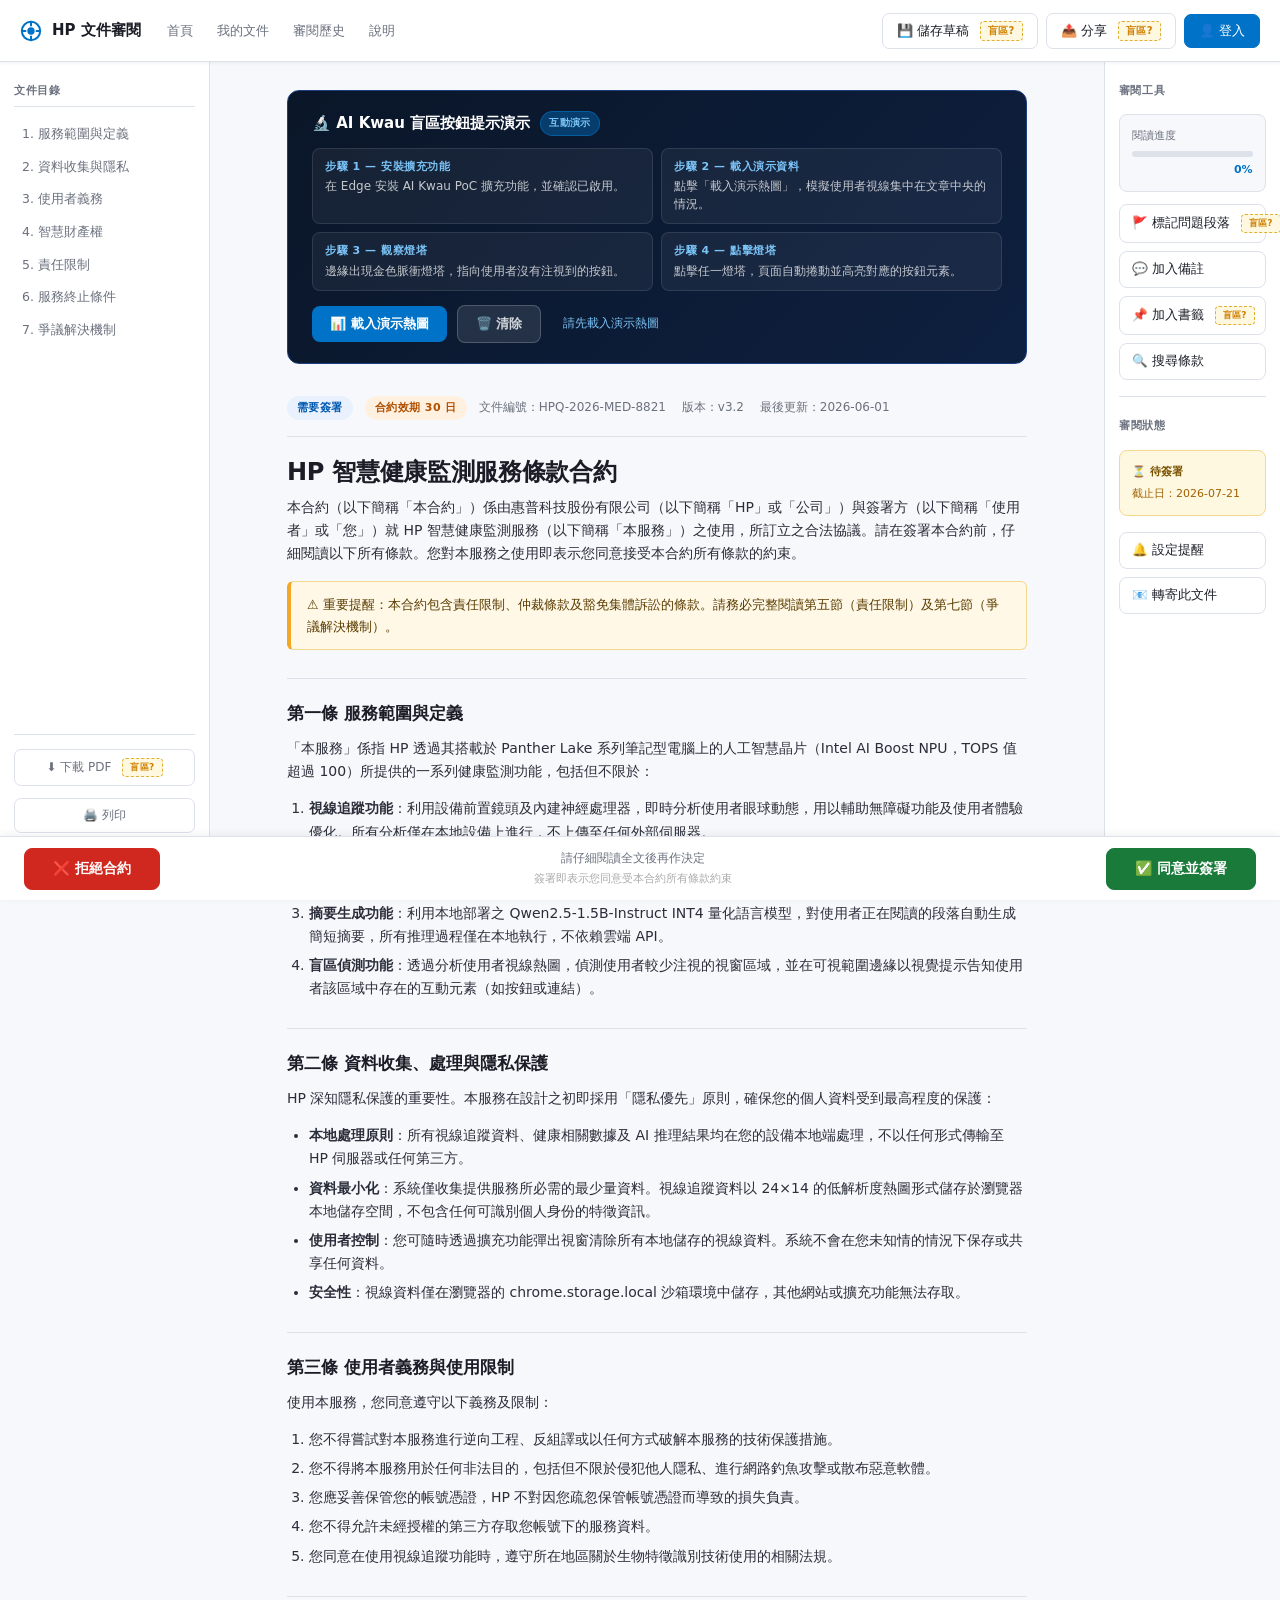
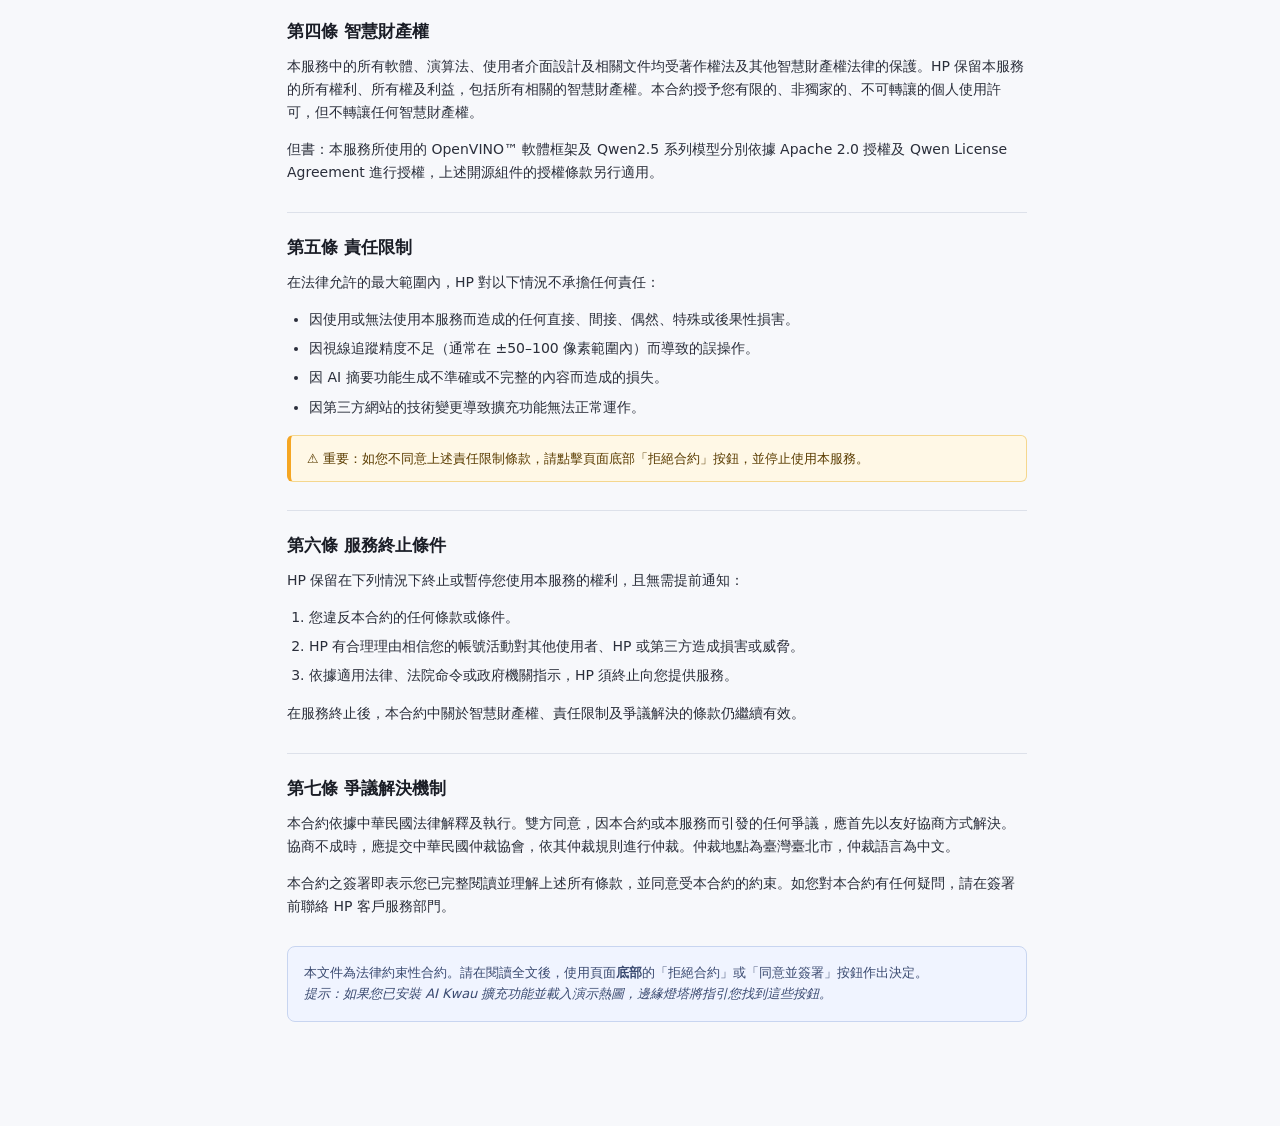
<file: poc/demo/index.html>
<!DOCTYPE html>
<html lang="zh-TW">
<head>
<meta charset="UTF-8">
<meta name="viewport" content="width=device-width, initial-scale=1.0">
<title>AI Kwau 盲區提示演示 — HP 智慧文件審閱</title>
<style>
*, *::before, *::after { box-sizing: border-box; margin: 0; padding: 0; }

:root {
  --header-h: 62px;
  --footer-h: 64px;
  --sidebar-l: 210px;
  --sidebar-r: 176px;
  --accent: #0073c8;
  --danger: #d0281e;
  --success: #1a7a3a;
  --surface: #f7f8fb;
  --border: #dde1ea;
  --text: #1a1d26;
  --muted: #6b717e;
}

body {
  font-family: -apple-system, 'Segoe UI', system-ui, sans-serif;
  color: var(--text);
  background: var(--surface);
  font-size: 14px;
  line-height: 1.65;
}

/* ── Fixed header ──────────────────────────────────────────────────────── */
.header {
  position: fixed;
  top: 0; left: 0; right: 0;
  height: var(--header-h);
  background: #fff;
  border-bottom: 1px solid var(--border);
  display: flex;
  align-items: center;
  padding: 0 20px;
  gap: 16px;
  z-index: 1000;
  box-shadow: 0 1px 4px rgba(0,0,0,0.06);
}

.header-logo {
  display: flex;
  align-items: center;
  gap: 10px;
  font-weight: 700;
  font-size: 15px;
  color: var(--text);
  text-decoration: none;
  white-space: nowrap;
}

.header-logo svg { color: var(--accent); }

.header-nav {
  display: flex;
  gap: 4px;
  flex: 1;
}

.header-nav a {
  color: var(--muted);
  text-decoration: none;
  padding: 5px 10px;
  border-radius: 6px;
  font-size: 13px;
  transition: background 0.15s, color 0.15s;
}

.header-nav a:hover { background: #f0f2f5; color: var(--text); }

.header-actions {
  display: flex;
  align-items: center;
  gap: 8px;
  flex-shrink: 0;
}

/* ── Buttons ───────────────────────────────────────────────────────────── */
.btn {
  display: inline-flex;
  align-items: center;
  gap: 5px;
  padding: 7px 14px;
  border-radius: 7px;
  font-size: 13px;
  font-weight: 500;
  cursor: pointer;
  border: 1px solid transparent;
  transition: all 0.15s;
  white-space: nowrap;
  text-decoration: none;
  font-family: inherit;
}

.btn-ghost {
  background: transparent;
  border-color: var(--border);
  color: var(--text);
}
.btn-ghost:hover { background: #f0f2f5; }

.btn-primary {
  background: var(--accent);
  color: #fff;
  border-color: var(--accent);
}
.btn-primary:hover { background: #005fa3; }

.btn-outline {
  background: #fff;
  border-color: var(--border);
  color: var(--muted);
  width: 100%;
  justify-content: center;
  font-size: 12px;
  padding: 8px 10px;
}
.btn-outline:hover { background: #f5f6fa; color: var(--text); }

.btn-danger {
  background: var(--danger);
  color: #fff;
  border-color: var(--danger);
  padding: 11px 28px;
  font-size: 14px;
  font-weight: 600;
  border-radius: 8px;
}
.btn-danger:hover { background: #b01f17; }

.btn-success {
  background: var(--success);
  color: #fff;
  border-color: var(--success);
  padding: 11px 28px;
  font-size: 14px;
  font-weight: 600;
  border-radius: 8px;
}
.btn-success:hover { background: #155d2c; }

.btn-tool {
  background: #fff;
  border-color: var(--border);
  color: var(--text);
  width: 100%;
  justify-content: flex-start;
  font-size: 12.5px;
  padding: 9px 12px;
  border-radius: 8px;
}
.btn-tool:hover { background: #eef2ff; border-color: #b8c5f0; }

/* ── Page layout ───────────────────────────────────────────────────────── */
.layout {
  display: grid;
  grid-template-columns: var(--sidebar-l) 1fr var(--sidebar-r);
  min-height: 100vh;
  padding-top: var(--header-h);
  padding-bottom: var(--footer-h);
}

/* ── Left sidebar ──────────────────────────────────────────────────────── */
.sidebar-left {
  background: #fff;
  border-right: 1px solid var(--border);
  padding: 20px 14px;
  position: sticky;
  top: var(--header-h);
  height: calc(100vh - var(--header-h));
  overflow-y: auto;
  display: flex;
  flex-direction: column;
  gap: 6px;
}

.sidebar-left h4 {
  font-size: 11px;
  font-weight: 700;
  letter-spacing: 0.06em;
  text-transform: uppercase;
  color: var(--muted);
  margin-bottom: 6px;
  padding-bottom: 6px;
  border-bottom: 1px solid var(--border);
}

.toc-list {
  list-style: none;
  flex: 1;
  display: flex;
  flex-direction: column;
  gap: 2px;
}

.toc-list a {
  display: block;
  padding: 5px 8px;
  color: var(--muted);
  text-decoration: none;
  border-radius: 5px;
  font-size: 12.5px;
  transition: all 0.1s;
}
.toc-list a:hover { background: #eef2ff; color: var(--accent); }

.sidebar-divider {
  height: 1px;
  background: var(--border);
  margin: 8px 0;
}

/* ── Main content ──────────────────────────────────────────────────────── */
.main {
  padding: 28px 40px 40px;
  max-width: 820px;
  margin: 0 auto;
  width: 100%;
}

/* ── Demo control panel ────────────────────────────────────────────────── */
.demo-panel {
  background: linear-gradient(135deg, #0a1628 0%, #0e2040 100%);
  border: 1px solid #1e4080;
  border-radius: 12px;
  padding: 20px 24px;
  margin-bottom: 32px;
  color: #fff;
}

.demo-panel-header {
  display: flex;
  align-items: center;
  gap: 10px;
  margin-bottom: 12px;
}

.demo-panel-header h3 {
  font-size: 15px;
  font-weight: 700;
  color: #fff;
}

.demo-badge {
  font-size: 10px;
  font-weight: 700;
  padding: 3px 8px;
  border-radius: 999px;
  background: rgba(0, 115, 200, 0.4);
  border: 1px solid rgba(0, 115, 200, 0.6);
  color: #7bc4f7;
  letter-spacing: 0.04em;
  text-transform: uppercase;
}

.demo-steps {
  display: grid;
  grid-template-columns: 1fr 1fr;
  gap: 8px;
  margin-bottom: 14px;
}

.demo-step {
  background: rgba(255,255,255,0.05);
  border: 1px solid rgba(255,255,255,0.1);
  border-radius: 8px;
  padding: 10px 12px;
  font-size: 12px;
  color: rgba(255,255,255,0.75);
  line-height: 1.5;
}

.demo-step strong {
  display: block;
  color: #7bc4f7;
  font-size: 11px;
  margin-bottom: 2px;
  text-transform: uppercase;
  letter-spacing: 0.05em;
}

.demo-controls {
  display: flex;
  gap: 10px;
  align-items: center;
  flex-wrap: wrap;
}

.btn-demo {
  display: inline-flex;
  align-items: center;
  gap: 6px;
  padding: 9px 18px;
  border-radius: 8px;
  font-size: 13px;
  font-weight: 600;
  cursor: pointer;
  border: none;
  font-family: inherit;
  transition: all 0.15s;
}

.btn-demo-primary {
  background: #0073c8;
  color: #fff;
}
.btn-demo-primary:hover { background: #005fa3; transform: translateY(-1px); }

.btn-demo-secondary {
  background: rgba(255,255,255,0.1);
  border: 1px solid rgba(255,255,255,0.2);
  color: rgba(255,255,255,0.8);
}
.btn-demo-secondary:hover { background: rgba(255,255,255,0.16); }

#demoStatus {
  font-size: 12px;
  padding: 7px 12px;
  border-radius: 6px;
  flex: 1;
  min-width: 0;
  color: rgba(255,255,255,0.5);
  transition: all 0.2s;
}

#demoStatus.ok    { color: #4ae090; }
#demoStatus.error { color: #ff8a7a; }
#demoStatus.info  { color: #7bc4f7; }

/* ── Article ───────────────────────────────────────────────────────────── */
.article-meta {
  display: flex;
  align-items: center;
  gap: 12px;
  margin-bottom: 20px;
  padding-bottom: 16px;
  border-bottom: 1px solid var(--border);
  flex-wrap: wrap;
}

.meta-badge {
  font-size: 11px;
  font-weight: 700;
  padding: 3px 10px;
  border-radius: 999px;
  letter-spacing: 0.04em;
}

.meta-badge-blue { background: #e8f1fd; color: #0058b0; }
.meta-badge-orange { background: #fff0e0; color: #b05000; }

.meta-info { font-size: 12px; color: var(--muted); }

article h1 {
  font-size: 24px;
  font-weight: 800;
  line-height: 1.3;
  letter-spacing: -0.3px;
  margin-bottom: 8px;
  color: var(--text);
}

article h2 {
  font-size: 17px;
  font-weight: 700;
  margin: 28px 0 10px;
  padding-top: 20px;
  border-top: 1px solid var(--border);
  color: var(--text);
}

article p {
  margin-bottom: 14px;
  color: #2a2e3a;
}

article ol, article ul {
  padding-left: 22px;
  margin-bottom: 14px;
}

article li {
  margin-bottom: 6px;
  color: #2a2e3a;
}

.highlight-box {
  background: #fff8e6;
  border: 1px solid #f5d78e;
  border-left: 4px solid #f5a623;
  border-radius: 6px;
  padding: 12px 16px;
  margin: 16px 0;
  font-size: 13px;
  color: #5a3c00;
}

.article-footer-note {
  margin-top: 28px;
  padding: 16px;
  background: #f0f4ff;
  border: 1px solid #c8d5f0;
  border-radius: 8px;
  font-size: 13px;
  color: #3a4a70;
  line-height: 1.6;
}

/* ── Right sidebar ─────────────────────────────────────────────────────── */
.sidebar-right {
  background: #fff;
  border-left: 1px solid var(--border);
  padding: 20px 14px;
  position: sticky;
  top: var(--header-h);
  height: calc(100vh - var(--header-h));
  overflow-y: auto;
  display: flex;
  flex-direction: column;
  gap: 8px;
}

.sidebar-right h4 {
  font-size: 11px;
  font-weight: 700;
  letter-spacing: 0.06em;
  text-transform: uppercase;
  color: var(--muted);
  margin-bottom: 6px;
}

.progress-card {
  background: #f7f8fb;
  border: 1px solid var(--border);
  border-radius: 8px;
  padding: 12px;
  margin-bottom: 4px;
}

.progress-label {
  font-size: 11px;
  color: var(--muted);
  margin-bottom: 6px;
}

.progress-bar-wrap {
  height: 6px;
  background: #dde1ea;
  border-radius: 3px;
  overflow: hidden;
  margin-bottom: 4px;
}

.progress-bar-fill {
  height: 100%;
  background: var(--accent);
  border-radius: 3px;
  transition: width 0.3s;
}

.progress-pct {
  font-size: 11px;
  color: var(--accent);
  font-weight: 600;
  text-align: right;
}

/* ── Fixed footer bar ──────────────────────────────────────────────────── */
.footer-bar {
  position: fixed;
  bottom: 0; left: 0; right: 0;
  height: var(--footer-h);
  background: #fff;
  border-top: 1px solid var(--border);
  display: flex;
  align-items: center;
  z-index: 1000;
  box-shadow: 0 -2px 8px rgba(0,0,0,0.06);
}

.footer-inner {
  display: flex;
  align-items: center;
  justify-content: space-between;
  width: 100%;
  padding: 0 24px;
}

.footer-note {
  font-size: 12px;
  color: var(--muted);
  text-align: center;
  flex: 1;
}

/* ── Blind area label (for explanation, not the extension beacon) ───────── */
.demo-label {
  display: inline-flex;
  align-items: center;
  gap: 4px;
  font-size: 10px;
  font-weight: 700;
  color: #d08000;
  background: #fff8e0;
  border: 1px dashed #e0b030;
  border-radius: 4px;
  padding: 2px 7px;
  vertical-align: middle;
  margin-left: 6px;
  letter-spacing: 0.04em;
  cursor: default;
}
</style>
</head>
<body>

<!-- ═══════════════════════════════════════════════════════ HEADER ════════ -->
<header class="header">
  <a href="#" class="header-logo">
    <svg width="22" height="22" viewBox="0 0 24 24" fill="none" stroke="currentColor" stroke-width="2.2" stroke-linecap="round" stroke-linejoin="round">
      <circle cx="12" cy="12" r="10"/><path d="M2 12h4M18 12h4M12 2v4M12 18v4"/>
      <circle cx="12" cy="12" r="4" fill="currentColor" stroke="none"/>
    </svg>
    HP 文件審閱
  </a>

  <nav class="header-nav">
    <a href="#">首頁</a>
    <a href="#">我的文件</a>
    <a href="#">審閱歷史</a>
    <a href="#">說明</a>
  </nav>

  <div class="header-actions">
    <button class="btn btn-ghost">💾 儲存草稿 <span class="demo-label">盲區?</span></button>
    <button class="btn btn-ghost">📤 分享 <span class="demo-label">盲區?</span></button>
    <button class="btn btn-primary">👤 登入</button>
  </div>
</header>

<!-- ═══════════════════════════════════════════════════════ LAYOUT ════════ -->
<div class="layout">

  <!-- ── Left sidebar ──────────────────────────────────────────────────── -->
  <aside class="sidebar-left">
    <h4>文件目錄</h4>
    <ul class="toc-list">
      <li><a href="#s1">1. 服務範圍與定義</a></li>
      <li><a href="#s2">2. 資料收集與隱私</a></li>
      <li><a href="#s3">3. 使用者義務</a></li>
      <li><a href="#s4">4. 智慧財產權</a></li>
      <li><a href="#s5">5. 責任限制</a></li>
      <li><a href="#s6">6. 服務終止條件</a></li>
      <li><a href="#s7">7. 爭議解決機制</a></li>
    </ul>

    <div class="sidebar-divider"></div>

    <button class="btn btn-outline">⬇️ 下載 PDF <span class="demo-label" style="font-size:9px">盲區?</span></button>
    <button class="btn btn-outline" style="margin-top:6px">🖨️ 列印</button>
    <button class="btn btn-outline" style="margin-top:6px">📋 複製連結</button>
  </aside>

  <!-- ── Main content ───────────────────────────────────────────────────── -->
  <main class="main">

    <!-- Demo control panel -->
    <div class="demo-panel">
      <div class="demo-panel-header">
        <h3>🔬 AI Kwau 盲區按鈕提示演示</h3>
        <span class="demo-badge">互動演示</span>
      </div>

      <div class="demo-steps">
        <div class="demo-step">
          <strong>步驟 1 — 安裝擴充功能</strong>
          在 Edge 安裝 AI Kwau PoC 擴充功能，並確認已啟用。
        </div>
        <div class="demo-step">
          <strong>步驟 2 — 載入演示資料</strong>
          點擊「載入演示熱圖」，模擬使用者視線集中在文章中央的情況。
        </div>
        <div class="demo-step">
          <strong>步驟 3 — 觀察燈塔</strong>
          邊緣出現金色脈衝燈塔，指向使用者沒有注視到的按鈕。
        </div>
        <div class="demo-step">
          <strong>步驟 4 — 點擊燈塔</strong>
          點擊任一燈塔，頁面自動捲動並高亮對應的按鈕元素。
        </div>
      </div>

      <div class="demo-controls">
        <button class="btn-demo btn-demo-primary" onclick="loadDemoHeatmap()">📊 載入演示熱圖</button>
        <button class="btn-demo btn-demo-secondary" onclick="clearDemoHeatmap()">🗑️ 清除</button>
        <div id="demoStatus" class="info">請先載入演示熱圖</div>
      </div>
    </div>

    <!-- Article -->
    <div class="article-meta">
      <span class="meta-badge meta-badge-blue">需要簽署</span>
      <span class="meta-badge meta-badge-orange">合約效期 30 日</span>
      <span class="meta-info">文件編號：HPQ-2026-MED-8821 　版本：v3.2 　最後更新：2026-06-01</span>
    </div>

    <article>
      <h1>HP 智慧健康監測服務條款合約</h1>

      <p>本合約（以下簡稱「本合約」）係由惠普科技股份有限公司（以下簡稱「HP」或「公司」）與簽署方（以下簡稱「使用者」或「您」）就 HP 智慧健康監測服務（以下簡稱「本服務」）之使用，所訂立之合法協議。請在簽署本合約前，仔細閱讀以下所有條款。您對本服務之使用即表示您同意接受本合約所有條款的約束。</p>

      <div class="highlight-box">
        ⚠ 重要提醒：本合約包含責任限制、仲裁條款及豁免集體訴訟的條款。請務必完整閱讀第五節（責任限制）及第七節（爭議解決機制）。
      </div>

      <h2 id="s1">第一條 服務範圍與定義</h2>
      <p>「本服務」係指 HP 透過其搭載於 Panther Lake 系列筆記型電腦上的人工智慧晶片（Intel AI Boost NPU，TOPS 值超過 100）所提供的一系列健康監測功能，包括但不限於：</p>
      <ol>
        <li><strong>視線追蹤功能</strong>：利用設備前置鏡頭及內建神經處理器，即時分析使用者眼球動態，用以輔助無障礙功能及使用者體驗優化。所有分析僅在本地設備上進行，不上傳至任何外部伺服器。</li>
        <li><strong>文字強化功能</strong>：當系統偵測到使用者正在閱讀某段文字時，自動加深該段落的字體顏色與粗細（L1 效果），或選擇性地放大字體（L2 效果），以減輕視覺疲勞。</li>
        <li><strong>摘要生成功能</strong>：利用本地部署之 Qwen2.5-1.5B-Instruct INT4 量化語言模型，對使用者正在閱讀的段落自動生成簡短摘要，所有推理過程僅在本地執行，不依賴雲端 API。</li>
        <li><strong>盲區偵測功能</strong>：透過分析使用者視線熱圖，偵測使用者較少注視的視窗區域，並在可視範圍邊緣以視覺提示告知使用者該區域中存在的互動元素（如按鈕或連結）。</li>
      </ol>

      <h2 id="s2">第二條 資料收集、處理與隱私保護</h2>
      <p>HP 深知隱私保護的重要性。本服務在設計之初即採用「隱私優先」原則，確保您的個人資料受到最高程度的保護：</p>
      <ul>
        <li><strong>本地處理原則</strong>：所有視線追蹤資料、健康相關數據及 AI 推理結果均在您的設備本地端處理，不以任何形式傳輸至 HP 伺服器或任何第三方。</li>
        <li><strong>資料最小化</strong>：系統僅收集提供服務所必需的最少量資料。視線追蹤資料以 24×14 的低解析度熱圖形式儲存於瀏覽器本地儲存空間，不包含任何可識別個人身份的特徵資訊。</li>
        <li><strong>使用者控制</strong>：您可隨時透過擴充功能彈出視窗清除所有本地儲存的視線資料。系統不會在您未知情的情況下保存或共享任何資料。</li>
        <li><strong>安全性</strong>：視線資料僅在瀏覽器的 chrome.storage.local 沙箱環境中儲存，其他網站或擴充功能無法存取。</li>
      </ul>

      <h2 id="s3">第三條 使用者義務與使用限制</h2>
      <p>使用本服務，您同意遵守以下義務及限制：</p>
      <ol>
        <li>您不得嘗試對本服務進行逆向工程、反組譯或以任何方式破解本服務的技術保護措施。</li>
        <li>您不得將本服務用於任何非法目的，包括但不限於侵犯他人隱私、進行網路釣魚攻擊或散布惡意軟體。</li>
        <li>您應妥善保管您的帳號憑證，HP 不對因您疏忽保管帳號憑證而導致的損失負責。</li>
        <li>您不得允許未經授權的第三方存取您帳號下的服務資料。</li>
        <li>您同意在使用視線追蹤功能時，遵守所在地區關於生物特徵識別技術使用的相關法規。</li>
      </ol>

      <h2 id="s4">第四條 智慧財產權</h2>
      <p>本服務中的所有軟體、演算法、使用者介面設計及相關文件均受著作權法及其他智慧財產權法律的保護。HP 保留本服務的所有權利、所有權及利益，包括所有相關的智慧財產權。本合約授予您有限的、非獨家的、不可轉讓的個人使用許可，但不轉讓任何智慧財產權。</p>
      <p>但書：本服務所使用的 OpenVINO™ 軟體框架及 Qwen2.5 系列模型分別依據 Apache 2.0 授權及 Qwen License Agreement 進行授權，上述開源組件的授權條款另行適用。</p>

      <h2 id="s5">第五條 責任限制</h2>
      <p>在法律允許的最大範圍內，HP 對以下情況不承擔任何責任：</p>
      <ul>
        <li>因使用或無法使用本服務而造成的任何直接、間接、偶然、特殊或後果性損害。</li>
        <li>因視線追蹤精度不足（通常在 ±50–100 像素範圍內）而導致的誤操作。</li>
        <li>因 AI 摘要功能生成不準確或不完整的內容而造成的損失。</li>
        <li>因第三方網站的技術變更導致擴充功能無法正常運作。</li>
      </ul>

      <div class="highlight-box">
        ⚠ 重要：如您不同意上述責任限制條款，請點擊頁面底部「拒絕合約」按鈕，並停止使用本服務。
      </div>

      <h2 id="s6">第六條 服務終止條件</h2>
      <p>HP 保留在下列情況下終止或暫停您使用本服務的權利，且無需提前通知：</p>
      <ol>
        <li>您違反本合約的任何條款或條件。</li>
        <li>HP 有合理理由相信您的帳號活動對其他使用者、HP 或第三方造成損害或威脅。</li>
        <li>依據適用法律、法院命令或政府機關指示，HP 須終止向您提供服務。</li>
      </ol>
      <p>在服務終止後，本合約中關於智慧財產權、責任限制及爭議解決的條款仍繼續有效。</p>

      <h2 id="s7">第七條 爭議解決機制</h2>
      <p>本合約依據中華民國法律解釋及執行。雙方同意，因本合約或本服務而引發的任何爭議，應首先以友好協商方式解決。協商不成時，應提交中華民國仲裁協會，依其仲裁規則進行仲裁。仲裁地點為臺灣臺北市，仲裁語言為中文。</p>
      <p>本合約之簽署即表示您已完整閱讀並理解上述所有條款，並同意受本合約的約束。如您對本合約有任何疑問，請在簽署前聯絡 HP 客戶服務部門。</p>

      <div class="article-footer-note">
        本文件為法律約束性合約。請在閱讀全文後，使用頁面<strong>底部</strong>的「拒絕合約」或「同意並簽署」按鈕作出決定。<br>
        <em>提示：如果您已安裝 AI Kwau 擴充功能並載入演示熱圖，邊緣燈塔將指引您找到這些按鈕。</em>
      </div>
    </article>
  </main>

  <!-- ── Right sidebar ───────────────────────────────────────────────────── -->
  <aside class="sidebar-right">
    <h4>審閱工具</h4>

    <div class="progress-card">
      <div class="progress-label">閱讀進度</div>
      <div class="progress-bar-wrap">
        <div class="progress-bar-fill" id="readProgress" style="width:0%"></div>
      </div>
      <div class="progress-pct" id="readPct">0%</div>
    </div>

    <button class="btn btn-tool">🚩 標記問題段落 <span class="demo-label" style="font-size:9px">盲區?</span></button>
    <button class="btn btn-tool">💬 加入備註</button>
    <button class="btn btn-tool">📌 加入書籤 <span class="demo-label" style="font-size:9px">盲區?</span></button>
    <button class="btn btn-tool">🔍 搜尋條款</button>

    <div class="sidebar-divider"></div>

    <h4 style="margin-top:4px">審閱狀態</h4>
    <div class="progress-card" style="background:#fff8e0;border-color:#f5d78e">
      <div style="font-size:11px;color:#7a5200;font-weight:600">⏳ 待簽署</div>
      <div style="font-size:11px;color:#a06000;margin-top:4px">截止日：2026-07-21</div>
    </div>

    <button class="btn btn-tool" style="margin-top:4px">🔔 設定提醒</button>
    <button class="btn btn-tool">📧 轉寄此文件</button>
  </aside>
</div>

<!-- ═══════════════════════════════════════════════════════ FOOTER ════════ -->
<div class="footer-bar">
  <div class="footer-inner">
    <button class="btn btn-danger" onclick="handleReject()">❌ 拒絕合約</button>
    <div class="footer-note">
      請仔細閱讀全文後再作決定<br>
      <span style="font-size:11px;color:#aaa">簽署即表示您同意受本合約所有條款約束</span>
    </div>
    <button class="btn btn-success" onclick="handleAgree()">✅ 同意並簽署</button>
  </div>
</div>

<script>
// ── Demo event bridge ────────────────────────────────────────────────────
function loadDemoHeatmap() {
  const s = document.getElementById('demoStatus');
  s.className = 'info';
  s.textContent = '⏳ 正在通知 AI Kwau 擴充功能...';
  document.dispatchEvent(new CustomEvent('aikwau:demo-populate'));
  // Fallback if extension not installed
  setTimeout(() => {
    if (s.textContent.startsWith('⏳')) {
      s.className = 'error';
      s.textContent = '⚠ 未偵測到 AI Kwau 擴充功能，請確認已安裝並啟用';
    }
  }, 1500);
}

function clearDemoHeatmap() {
  document.dispatchEvent(new CustomEvent('aikwau:demo-clear'));
  const s = document.getElementById('demoStatus');
  s.className = 'info';
  s.textContent = '🗑️ 已清除熱圖資料';
}

// Response from content.js after scanning
document.addEventListener('aikwau:demo-ready', (e) => {
  const count = e.detail?.count ?? 0;
  const s = document.getElementById('demoStatus');
  if (count > 0) {
    s.className = 'ok';
    s.textContent = `✅ 偵測到 ${count} 個盲區互動元素 — 請觀察視窗邊緣的金色燈塔`;
  } else {
    s.className = 'info';
    s.textContent = '✅ 演示資料已載入（目前無盲區元素，請捲動頁面後再試）';
  }
});

// ── Reading progress ─────────────────────────────────────────────────────
function updateProgress() {
  const el = document.querySelector('article');
  if (!el) return;
  const r = el.getBoundingClientRect();
  const total = r.height - window.innerHeight;
  const pct = total <= 0 ? 100 : Math.min(100, Math.max(0, Math.round(-r.top / total * 100)));
  document.getElementById('readProgress').style.width = pct + '%';
  document.getElementById('readPct').textContent = pct + '%';
}
window.addEventListener('scroll', updateProgress, { passive: true });
updateProgress();

// ── Action buttons ───────────────────────────────────────────────────────
function handleReject() {
  if (confirm('確定要拒絕此合約嗎？')) {
    alert('您已拒絕合約。感謝您的審閱。');
  }
}

function handleAgree() {
  if (confirm('您確定要同意並簽署此合約嗎？此動作不可撤銷。')) {
    alert('✅ 合約已簽署！感謝您的使用。\n\n（演示模式：實際簽署功能未啟用）');
  }
}
</script>
</body>
</html>
</file>
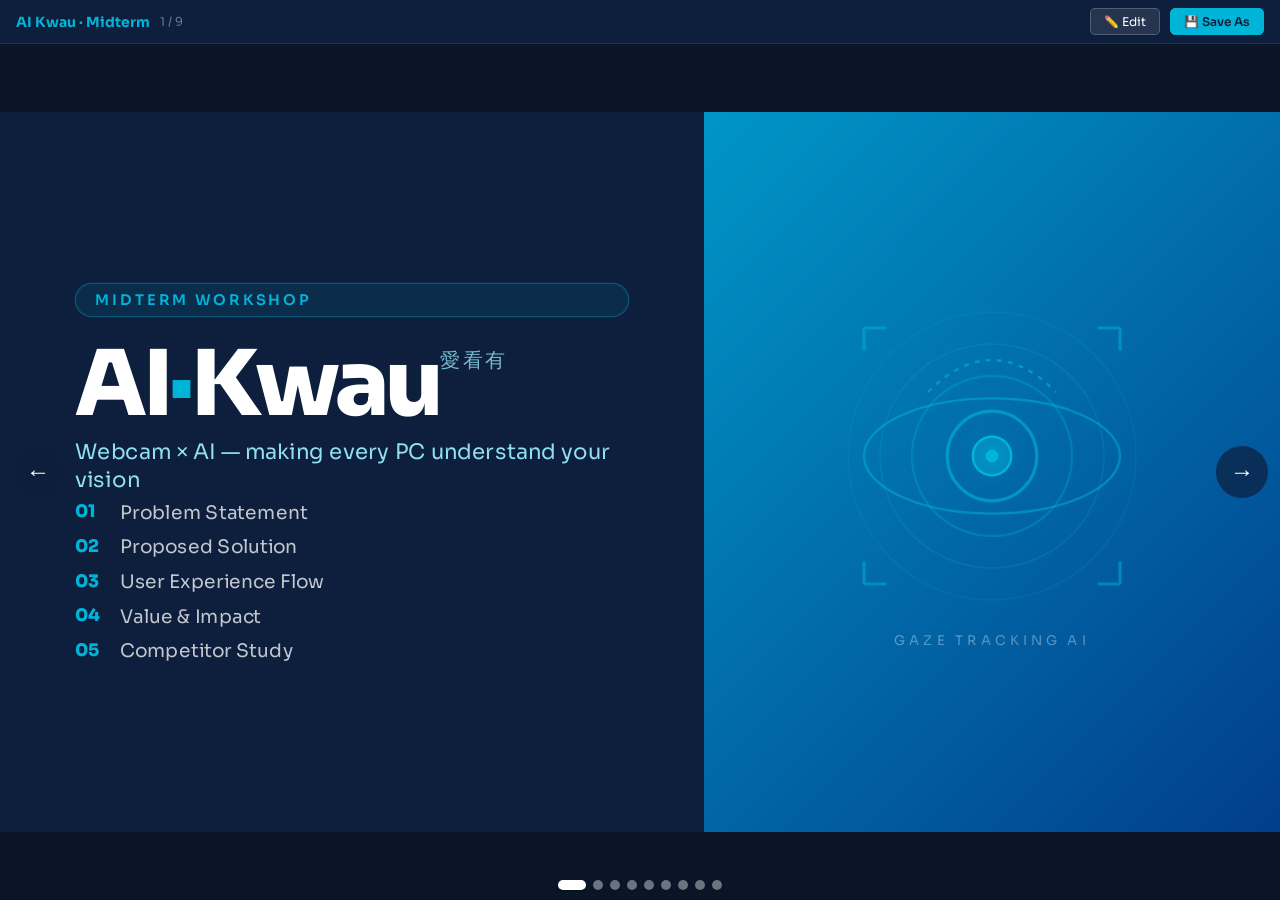
<file: index-en.html>
<!DOCTYPE html>
<html lang="en">
<head>
<meta charset="UTF-8">
<meta name="viewport" content="width=device-width, initial-scale=1.0">
<title>AI Kwau — Midterm Presentation</title>
<link href="https://fonts.googleapis.com/css2?family=Sora:wght@300;400;600;700;800&display=swap" rel="stylesheet">
<style>
:root{
  --navy:#0d1f3c;--blue:#1a3a6b;
  --cyan:#00b4d8;--cyanl:#90e0ef;--cyanp:#caf0f8;
  --accent:#0077b6;--white:#fff;--bg:#f4f6fa;
  --gold:#f6ae2d;--goldd:#c9922a;
  --text:#1a1a2e;--muted:#4a5568;
}
*{box-sizing:border-box;margin:0;padding:0;}
body{font-family:'Sora',sans-serif;background:#0a1628;}

/* TOOLBAR */
#toolbar{background:var(--navy);display:flex;align-items:center;padding:0 16px;height:44px;gap:10px;position:sticky;top:0;z-index:300;border-bottom:1px solid rgba(0,180,216,.2);}
.logo{font-family:'Sora',sans-serif;font-weight:700;font-size:14px;color:var(--cyan);}
.spacer{flex:1;}
.counter{font-size:12px;color:rgba(255,255,255,.4);font-family:'Sora',sans-serif;}
.tbtn{background:rgba(255,255,255,.1);border:1px solid rgba(255,255,255,.2);color:#fff;padding:5px 13px;border-radius:5px;font-size:12px;cursor:pointer;font-family:'Sora',sans-serif;}
.tbtn.primary{background:var(--cyan);border-color:var(--cyan);color:var(--navy);font-weight:600;}

/* ════ DESKTOP ════ */
@media(min-width:700px){
  body{height:100vh;overflow:hidden;display:flex;flex-direction:column;}
  #mobile-view{display:none;}
  #stage{flex:1;position:relative;overflow:hidden;}
  #slide-row{position:absolute;inset:0;}
  #slide-wrapper{position:absolute;inset:0;overflow:hidden;}
  .scaler{position:absolute;inset:0;width:960px;height:540px;transform-origin:top left;}
  .slide{position:absolute;inset:0;display:none;background:var(--white);}
  .slide.active{display:flex;}
  .snav{position:absolute;top:50%;transform:translateY(-50%);z-index:50;width:52px;height:52px;border-radius:50%;background:rgba(13,31,60,.7);color:#fff;border:none;font-size:24px;cursor:pointer;display:flex;align-items:center;justify-content:center;backdrop-filter:blur(4px);transition:background .2s;}
  .snav:hover{background:rgba(0,119,182,.9);}
  #btn-prev{left:12px;}#btn-next{right:12px;}
  #nav-bar{position:absolute;bottom:10px;left:0;right:0;display:flex;justify-content:center;z-index:50;}
  #dots{display:flex;gap:7px;}
  .dot{width:10px;height:10px;border-radius:50%;background:rgba(255,255,255,.4);cursor:pointer;transition:all .2s;box-shadow:0 1px 3px rgba(0,0,0,.3);}
  .dot.active{background:#fff;width:28px;border-radius:5px;}

  /* shared */
  .tag{display:inline-block;font-family:'Sora',sans-serif;font-size:11px;font-weight:600;letter-spacing:2px;text-transform:uppercase;color:var(--cyan);background:rgba(0,180,216,.1);border:1px solid rgba(0,180,216,.3);padding:5px 14px;border-radius:20px;margin-bottom:16px;}
  .step-badge{display:inline-flex;align-items:center;gap:8px;font-family:'Sora',sans-serif;font-size:12px;font-weight:700;color:#fff;background:var(--cyan);padding:5px 14px;border-radius:20px;margin-bottom:14px;}
  .slide-title{font-family:'Sora',sans-serif;font-size:38px;font-weight:800;color:var(--navy);line-height:1.15;margin-bottom:8px;}
  .slide-sub{font-size:15px;color:var(--muted);line-height:1.6;font-weight:300;}
  .s-left{width:55%;padding:46px 48px;display:flex;flex-direction:column;justify-content:center;}
  .s-right{width:45%;display:flex;align-items:center;justify-content:center;position:relative;}

  /* S1 Cover */
  #s1{background:var(--navy);flex-direction:row;}
  #s1 .s-left{padding:54px 56px;}
  #s1 .brand{font-family:'Sora',sans-serif;font-size:68px;font-weight:800;color:#fff;letter-spacing:-3px;line-height:1;margin-bottom:6px;position:relative;align-self:flex-start;}
  #s1 .brand span{color:var(--cyan);}
  #s1 .tagline{font-size:16px;color:var(--cyanl);margin-bottom:5px;}
  #s1 .tagline-sub{font-family:'Sora',sans-serif;font-size:13px;color:rgba(144,224,239,.6);margin-bottom:30px;}
  #s1 .agenda{display:flex;flex-direction:column;gap:8px;}
  #s1 .ag-item{display:flex;align-items:center;gap:12px;font-size:14px;color:rgba(255,255,255,.75);}
  #s1 .ag-num{font-family:'Sora',sans-serif;font-size:13px;font-weight:800;color:var(--cyan);width:22px;}
  #s1 .s-right{background:linear-gradient(135deg,#0096c7,#023e8a);flex-direction:column;}
  #s1 .eye-svg{width:240px;height:240px;}
  #s1 .eye-cap{color:rgba(255,255,255,.35);font-size:10px;font-family:'Sora',sans-serif;letter-spacing:3px;margin-top:12px;}

  /* S2 Problem: users */
  #s2{flex-direction:row;}
  #s2 .s-left{width:38%;background:var(--navy);padding:48px 38px;display:flex;flex-direction:column;justify-content:center;}
  #s2 .s-left .slide-title{color:#fff;font-size:32px;}
  #s2 .s-left .slide-sub{color:rgba(255,255,255,.55);font-size:14px;}
  #s2 .s-right{width:62%;display:flex;flex-direction:column;justify-content:center;align-items:stretch;}
  .a-card{margin:6px;padding:22px 16px;border-radius:14px;display:flex;flex-direction:column;gap:9px;}
  .a-card .icon{font-size:32px;}
  .a-card .pct{font-family:'Sora',sans-serif;font-size:30px;font-weight:800;color:var(--accent);line-height:1;}
  .a-card .name{font-family:'Sora',sans-serif;font-size:15px;font-weight:700;color:var(--navy);line-height:1.35;}
  .a-card .sub{font-size:11px;margin-top:4px;color:var(--muted);font-weight:400;}
  .a-card.c1{background:#e8f4fd;}.a-card.c2{background:#fef3e2;}.a-card.c3{background:#e8fdf5;}.a-card.c4{background:#fde8f5;}.a-card.c5{background:#f0e8fd;}

  /* S3 Problem: pains */
  #s3{flex-direction:row;}
  #s3 .s-left{width:38%;background:var(--navy);padding:48px 38px;}
  #s3 .s-left .slide-title{color:#fff;font-size:34px;}
  #s3 .s-left .slide-sub{color:rgba(255,255,255,.55);font-size:14px;}
  #s3 .s-right{width:62%;padding:28px 38px;display:flex;flex-direction:column;justify-content:center;gap:10px;}
  .pain-item{display:flex;align-items:center;gap:17px;padding:14px 19px;border-radius:12px;background:var(--bg);border-left:5px solid var(--cyan);}
  .pain-num{font-family:'Sora',sans-serif;font-size:24px;font-weight:800;color:var(--cyan);min-width:64px;}
  .pain-title{font-family:'Sora',sans-serif;font-size:18px;font-weight:700;color:var(--navy);line-height:1.2;}
  .ev-box{display:flex;align-items:center;gap:14px;margin-top:14px;padding:12px 16px;background:rgba(0,180,216,.1);border:1px solid rgba(0,180,216,.3);border-radius:11px;}
  .ev-num{font-family:'Sora',sans-serif;font-size:30px;font-weight:800;color:var(--cyan);line-height:1;white-space:nowrap;}
  .ev-tx{font-size:13px;color:rgba(255,255,255,.8);line-height:1.45;}
  .ev-tx strong{color:var(--cyanl);}

  /* S4 — Loop Diagram */
  #s4{flex-direction:column;background:linear-gradient(135deg,#f0f7ff,#e8f4fd);}
  #s4 .s-top{padding:24px 44px 0;}
  #s4 .s-top .slide-title{color:var(--navy);font-size:30px;}
  #s4 .loop-wrap{flex:1;display:flex;flex-direction:column;padding:8px 36px 10px;gap:0;}
  #s4 .loop-row{display:flex;align-items:stretch;gap:0;flex:1.4;}

  /* Node card */
  .lnode{flex:1;display:flex;flex-direction:column;background:#fff;border:1px solid rgba(0,119,182,.18);border-radius:14px;padding:16px 18px;gap:8px;position:relative;box-shadow:0 2px 8px rgba(0,0,0,.06);}
  .lnode.active{background:rgba(0,180,216,.07);border-color:rgba(0,180,216,.45);}
  .lnode-head{display:flex;align-items:center;gap:10px;}
  .lnode-icon{font-size:26px;flex-shrink:0;}
  .lnode-title{font-family:'Sora',sans-serif;font-size:17px;font-weight:800;color:var(--navy);line-height:1.2;}
  .lnode-en{font-family:'Sora',sans-serif;font-size:10px;font-weight:600;color:var(--accent);letter-spacing:1.5px;text-transform:uppercase;opacity:.8;}
  .lnode-body{font-size:12px;color:var(--muted);line-height:1.55;}
  .lnode-pills{display:flex;flex-wrap:wrap;gap:5px;margin-top:2px;}
  .lpill{font-family:'Sora',sans-serif;font-size:10px;font-weight:600;background:rgba(0,180,216,.1);color:var(--accent);padding:3px 10px;border-radius:20px;border:1px solid rgba(0,180,216,.25);}
  .lpill.gold{background:rgba(246,174,45,.15);color:var(--goldd);border-color:rgba(246,174,45,.3);}
  .lpill.green{background:rgba(6,214,160,.1);color:#059669;border-color:rgba(6,214,160,.3);}
  .ai-badge{position:absolute;top:12px;right:14px;font-family:'Sora',sans-serif;font-size:9px;font-weight:800;color:var(--accent);background:rgba(0,119,182,.1);border:1px solid rgba(0,119,182,.2);padding:2px 8px;border-radius:20px;letter-spacing:1px;}

  /* Arrow between nodes */
  .larr{display:flex;align-items:center;justify-content:center;width:44px;flex-shrink:0;flex-direction:column;gap:2px;}
  .larr-line{color:var(--accent);font-size:22px;opacity:.7;}
  .larr-label{font-family:'Sora',sans-serif;font-size:9px;color:var(--muted);letter-spacing:.5px;text-align:center;}

  /* Feedback loop row */
  .loop-feedback{display:flex;align-items:center;justify-content:center;gap:10px;padding:8px 0 2px;}
  .loop-fb-line{flex:1;height:2px;background:linear-gradient(90deg,transparent,rgba(0,119,182,.25),transparent);border-radius:2px;}
  .loop-fb-text{font-family:'Sora',sans-serif;font-size:11px;font-weight:600;color:var(--accent);letter-spacing:.5px;white-space:nowrap;}
  .loop-fb-arrow{font-size:14px;color:var(--accent);}

  /* S4b Decision Split */
  #s4b{flex-direction:column;background:linear-gradient(135deg,#f0f7ff,#e8f4fd);}
  #s4b .s-top{padding:22px 44px 0;}
  #s4b .s-top .slide-title{color:var(--navy);font-size:28px;}
  #s4b .split-wrap{flex:1;display:flex;padding:10px 32px 14px;gap:0;}
  .split-half{flex:1;display:flex;flex-direction:column;gap:7px;padding:0 12px;}
  .split-divider{width:1px;background:linear-gradient(to bottom,transparent,rgba(0,0,0,.1),transparent);position:relative;display:flex;align-items:center;justify-content:center;flex-shrink:0;margin:0 4px;}
  .split-badge{background:rgba(0,0,0,.06);border:1px solid rgba(0,0,0,.1);color:var(--muted);font-family:'Sora',sans-serif;font-size:9px;font-weight:700;letter-spacing:.5px;padding:6px 8px;border-radius:8px;text-align:center;line-height:1.6;position:absolute;}
  .half-header{display:flex;align-items:center;gap:10px;padding:10px 14px;border-radius:10px;margin-bottom:2px;}
  .half-header.cyan{background:rgba(0,180,216,.1);border:1px solid rgba(0,180,216,.3);}
  .half-header.gold{background:rgba(246,174,45,.12);border:1px solid rgba(246,174,45,.35);}
  .half-title{font-family:'Sora',sans-serif;font-size:17px;font-weight:800;}
  .half-title.cyan{color:var(--accent);}
  .half-title.gold{color:var(--goldd);}
  .half-sub{font-size:11px;color:var(--muted);}
  .iv-row{display:flex;align-items:center;gap:9px;padding:7px 12px;border-radius:8px;background:#fff;border-left:3px solid rgba(0,180,216,.5);box-shadow:0 1px 3px rgba(0,0,0,.05);}
  .iv-num{font-family:'Sora',sans-serif;font-size:12px;font-weight:800;color:var(--accent);min-width:18px;}
  .iv-title{font-family:'Sora',sans-serif;font-size:14px;font-weight:700;color:var(--navy);line-height:1.25;flex:1;}
  .iv-en{font-size:9px;color:var(--muted);display:block;font-weight:400;font-family:'Sora',sans-serif;}
  .iv-trigger{font-family:'Sora',sans-serif;font-size:9px;color:var(--accent);white-space:nowrap;background:rgba(0,119,182,.08);padding:2px 7px;border-radius:8px;flex-shrink:0;}
  .iv-row.always{border-left-color:rgba(5,150,105,.6);}
  .iv-row.always .iv-num{color:#059669;}
  .iv-row.always .iv-en{color:rgba(5,150,105,.7);}
  .iv-row.always .iv-trigger{color:#059669;background:rgba(6,214,160,.08);}
  .iv-row.l3{border-left-color:rgba(5,150,105,.5);}
  .iv-row.l3 .iv-num{color:#059669;}
  .iv-row.l3 .iv-trigger{color:#059669;background:rgba(6,214,160,.08);}
  .iv-row.gold{border-left-color:rgba(201,146,42,.6);}
  .iv-row.gold .iv-num{color:var(--goldd);}
  .iv-row.gold .iv-en{color:rgba(201,146,42,.7);}
  .iv-row.gold .iv-trigger{color:var(--goldd);background:rgba(246,174,45,.1);}

  /* S5 Journey */
  #s5{flex-direction:column;background:linear-gradient(135deg,#f0f7ff,#e8f4fd);}
  #s5 .s-top{padding:28px 48px 8px;}
  #s5 .journey{flex:1;display:flex;align-items:center;padding:0 38px 20px;gap:0;}
  .j-step{flex:1;display:flex;flex-direction:column;align-items:center;text-align:center;position:relative;padding:0 6px;}
  .j-step:not(:last-child)::after{content:'→';position:absolute;right:-10px;top:22px;font-size:22px;color:var(--cyan);font-family:'Sora',sans-serif;z-index:2;}
  .j-icon{width:74px;height:74px;border-radius:50%;background:#fff;box-shadow:0 4px 14px rgba(0,0,0,.1);display:flex;align-items:center;justify-content:center;font-size:32px;margin-bottom:12px;border:3px solid var(--cyan);flex-shrink:0;}
  .j-step.gold .j-icon{border-color:var(--gold);}
  .j-name{font-family:'Sora',sans-serif;font-size:18px;font-weight:700;color:var(--navy);margin-bottom:6px;line-height:1.25;}
  .j-sub{font-size:11px;color:var(--muted);margin-top:2px;}
  .j-desc{font-size:14px;color:var(--muted);line-height:1.55;overflow:hidden;display:-webkit-box;-webkit-line-clamp:2;-webkit-box-orient:vertical;}
  .j-detail{font-size:11px;color:var(--accent);background:rgba(0,119,182,.07);border:1px solid rgba(0,119,182,.2);border-radius:8px;padding:5px 10px;line-height:1.5;text-align:center;margin-top:6px;width:100%;}

  /* S6 Value Curb-Cut */
  #s6{flex-direction:column;}
  #s6 .s-top{padding:28px 48px 10px;background:linear-gradient(90deg,#0d1f3c,#1a3a6b);}
  #s6 .s-top .slide-title{color:#fff;font-size:32px;}
  #s6 .s-top .slide-sub{color:rgba(255,255,255,.55);font-size:13px;}
  #s6 .cards-row{display:flex;flex:1;padding:16px 38px 32px;}
  .e-card{flex:1;margin:0 6px;padding:20px 16px;border-radius:12px;background:var(--bg);display:flex;flex-direction:column;gap:7px;border-top:4px solid var(--cyan);}
  .e-card .icon{font-size:26px;}
  .e-card .name{font-family:'Sora',sans-serif;font-size:19px;font-weight:700;color:var(--navy);line-height:1.3;}

  /* S7 Competitors */
  #s7{flex-direction:column;}
  #s7 .s-top{padding:28px 48px 10px;}
  #s7 .comp-wrap{flex:1;display:flex;padding:0 38px 30px;gap:14px;}
  #s7 .comp-table{flex:1.4;display:flex;flex-direction:column;gap:8px;justify-content:center;}
  .comp-row{display:flex;align-items:flex-start;gap:14px;padding:12px 16px;border-radius:11px;background:var(--bg);}
  .comp-name{font-family:'Sora',sans-serif;font-size:17px;font-weight:700;color:var(--navy);min-width:160px;}
  .comp-sub{font-size:10px;color:var(--muted);display:block;font-weight:400;}
  .comp-gap{font-size:15px;color:var(--muted);line-height:1.4;}
  #s7 .hp-box{flex:1;background:var(--navy);border-radius:14px;padding:26px 24px;display:flex;flex-direction:column;justify-content:center;gap:14px;}
  .hp-title{font-family:'Sora',sans-serif;font-size:20px;font-weight:800;color:var(--cyan);}
  .hp-item{display:flex;gap:10px;align-items:flex-start;}
  .hp-item .ic{font-size:17px;min-width:22px;}
  .hp-item .tx{font-size:15px;color:rgba(255,255,255,.85);line-height:1.5;}
  .hp-item .tx strong{color:var(--cyanl);}

  /* S8 Closing */
  #s8{flex-direction:row;background:var(--navy);}
  #s8 .s-left{width:50%;padding:50px 48px;}
  #s8 .slide-title{color:#fff;font-size:36px;}
  #s8 .slide-sub{color:rgba(255,255,255,.55);font-size:17px;margin-top:8px;}
  #s8 .cta{margin-top:26px;display:inline-block;padding:14px 22px;background:var(--cyan);border-radius:11px;font-family:'Sora',sans-serif;font-size:15px;font-weight:700;color:var(--navy);}
  #s8 .s-right{width:50%;padding:34px;display:flex;flex-direction:column;justify-content:center;gap:11px;}
  .sum-item{display:flex;gap:13px;padding:13px 17px;background:rgba(255,255,255,.06);border-radius:11px;border-left:4px solid var(--cyan);}
  .sum-item .ic{font-size:19px;min-width:24px;}
  .sum-item .tx{font-size:16px;color:rgba(255,255,255,.85);line-height:1.5;}
  .sum-item .tx strong{color:var(--cyan);font-family:'Sora',sans-serif;}
}

/* ════ MOBILE ════ */
@media(max-width:699px){
  #stage{display:none;}
  #mobile-view{display:block;padding:14px 14px 56px;}
  .mc{background:#fff;border-radius:18px;overflow:hidden;box-shadow:0 4px 22px rgba(0,0,0,.12);margin-bottom:16px;}
  .mh{padding:22px 18px 18px;}
  .mh.dark{background:var(--navy);}
  .mh.light{background:var(--bg);}
  .mh.grad{background:linear-gradient(135deg,#0d1f3c,#1a3a6b);}
  .m-tag{display:inline-block;font-family:'Sora',sans-serif;font-size:10px;font-weight:600;letter-spacing:2px;text-transform:uppercase;color:var(--cyan);background:rgba(0,180,216,.15);border:1px solid rgba(0,180,216,.35);padding:4px 12px;border-radius:20px;margin-bottom:10px;}
  .m-tag.lt{color:var(--accent);background:rgba(0,119,182,.1);border-color:rgba(0,119,182,.3);}
  .m-title{font-family:'Sora',sans-serif;font-size:clamp(24px,6.5vw,30px);font-weight:800;color:#fff;line-height:1.2;margin-bottom:4px;}
  .m-title.dk{color:var(--navy);}
  .m-title span{color:var(--cyan);}
  .m-en{font-family:'Sora',sans-serif;font-size:clamp(13px,3.5vw,15px);font-weight:300;color:rgba(255,255,255,.5);margin-bottom:5px;}
  .m-en.dk{color:var(--muted);}
  .m-sub{font-size:clamp(14px,3.8vw,16px);color:rgba(255,255,255,.65);line-height:1.5;}
  .m-sub.dk{color:var(--muted);}
  .m-list{display:flex;flex-direction:column;gap:9px;padding:14px;}
  .m-grid{display:grid;grid-template-columns:1fr 1fr;gap:10px;padding:14px;}
  .m-ac{padding:15px;border-radius:12px;}
  .m-ac.c1{background:#e8f4fd;}.m-ac.c2{background:#fef3e2;}.m-ac.c3{background:#e8fdf5;}.m-ac.c4{background:#fde8f5;}.m-ac.c5{background:#f0e8fd;}
  .m-ac .icon{font-size:24px;margin-bottom:4px;}
  .m-ac .mpct{font-family:'Sora',sans-serif;font-size:clamp(22px,6vw,28px);font-weight:800;color:var(--accent);line-height:1;margin-bottom:5px;}
  .m-ac .name{font-family:'Sora',sans-serif;font-size:clamp(13px,3.5vw,15px);font-weight:700;color:var(--navy);}
  .m-ac .name .sub{font-size:clamp(10px,2.8vw,11px);color:var(--muted);margin-top:3px;display:block;font-weight:400;}
  .m-pain{display:flex;align-items:center;gap:13px;padding:13px 15px;background:var(--bg);border-radius:11px;border-left:4px solid var(--cyan);}
  .m-pn{font-family:'Sora',sans-serif;font-size:clamp(19px,5.2vw,23px);font-weight:800;color:var(--cyan);min-width:58px;}
  .m-ev{display:flex;align-items:center;gap:8px;font-size:clamp(13px,3.6vw,15px);color:rgba(255,255,255,.8);margin-top:7px;}
  .m-evn{font-family:'Sora',sans-serif;font-size:clamp(18px,5vw,22px);font-weight:800;color:var(--cyan);}
  .m-pt{font-family:'Sora',sans-serif;font-size:clamp(15px,4.2vw,18px);font-weight:700;color:var(--navy);}
  .m-feat{background:var(--navy);border-radius:12px;padding:15px;position:relative;overflow:hidden;margin-bottom:9px;}
  .m-feat:last-child{margin-bottom:0;}
  .m-feat::before{content:'';position:absolute;top:0;left:0;right:0;height:4px;background:var(--cyan);}
  .m-frow{display:flex;align-items:center;gap:10px;margin-bottom:5px;}
  .m-ficon{font-size:22px;}
  .m-fname{font-family:'Sora',sans-serif;font-size:clamp(15px,4vw,17px);font-weight:700;color:#fff;}
  .m-ftag{font-size:clamp(11px,3vw,13px);color:var(--cyan);font-family:'Sora',sans-serif;font-weight:600;margin-left:auto;}
  .m-fen{font-size:clamp(12px,3.2vw,14px);color:rgba(255,255,255,.5);font-family:'Sora',sans-serif;}
  /* journey mobile */
  .m-jstep{display:flex;gap:14px;padding:13px 15px;background:var(--bg);border-radius:12px;margin-bottom:9px;align-items:center;}
  .m-jstep:last-child{margin-bottom:0;}
  .m-jicon{width:52px;height:52px;border-radius:50%;background:#fff;border:3px solid var(--cyan);display:flex;align-items:center;justify-content:center;font-size:24px;flex-shrink:0;}
  .m-jstep.gold .m-jicon{border-color:var(--gold);}
  .m-jname{font-family:'Sora',sans-serif;font-size:clamp(14px,3.8vw,16px);font-weight:700;color:var(--navy);}
  .m-jdesc{font-size:clamp(12px,3.3vw,14px);color:var(--muted);line-height:1.45;margin-top:2px;}
  /* ext */
  .m-ext{background:var(--bg);border-radius:12px;padding:15px;border-top:4px solid var(--cyan);margin-bottom:9px;}
  .m-ext:last-child{margin-bottom:0;}
  .m-ei{font-size:24px;margin-bottom:6px;}
  .m-en2{font-family:'Sora',sans-serif;font-size:clamp(14px,3.9vw,16px);font-weight:700;color:var(--navy);}
  /* competitor */
  .m-comp{display:flex;flex-direction:column;gap:4px;padding:13px 15px;background:var(--bg);border-radius:11px;margin-bottom:9px;}
  .m-comp:last-child{margin-bottom:0;}
  .m-cname{font-family:'Sora',sans-serif;font-size:clamp(14px,3.9vw,16px);font-weight:700;color:var(--navy);}
  .m-cgap{font-size:clamp(12px,3.4vw,14px);color:var(--muted);line-height:1.45;}
  .m-hp{background:var(--navy);border-radius:12px;padding:16px;margin:0 14px 14px;}
  .m-hpt{font-family:'Sora',sans-serif;font-size:clamp(15px,4.2vw,18px);font-weight:800;color:var(--cyan);margin-bottom:10px;}
  .m-hpi{display:flex;gap:10px;margin-bottom:9px;align-items:flex-start;}
  .m-hpi:last-child{margin-bottom:0;}
  .m-hpi .ic{font-size:17px;min-width:22px;}
  .m-hpi .tx{font-size:clamp(13px,3.5vw,15px);color:rgba(255,255,255,.85);line-height:1.5;}
  .m-hpi .tx strong{color:var(--cyanl);}
  /* summary */
  .m-sum{display:flex;gap:12px;background:rgba(0,180,216,.07);border-radius:11px;padding:13px 15px;border-left:4px solid var(--cyan);margin-bottom:9px;}
  .m-sum:last-child{margin-bottom:0;}
  .m-si{font-size:19px;min-width:24px;}
  .m-st{font-size:clamp(13px,3.7vw,15px);color:var(--text);line-height:1.55;}
  .m-st strong{color:var(--accent);font-family:'Sora',sans-serif;}
  .m-cta{margin:4px 14px 14px;padding:15px;background:var(--cyan);border-radius:12px;font-family:'Sora',sans-serif;font-size:clamp(15px,4vw,17px);font-weight:700;color:var(--navy);text-align:center;}
  /* agenda */
  .m-ag{display:flex;gap:11px;padding:10px 16px;align-items:center;border-bottom:1px solid rgba(0,0,0,.05);}
  .m-ag:last-child{border-bottom:none;}
  .m-agn{font-family:'Sora',sans-serif;font-size:clamp(14px,3.8vw,16px);font-weight:800;color:var(--cyan);min-width:24px;}
  .m-agt{font-size:clamp(14px,3.8vw,16px);color:var(--text);}
}
body.edit-mode .slide [contenteditable]{outline:1.5px dashed rgba(0,180,216,.55);border-radius:3px;cursor:text;}
body.edit-mode .slide [contenteditable]:focus{outline:2px solid var(--cyan);background:rgba(0,180,216,.04);}
#btn-edit.on{background:rgba(0,180,216,.2);border-color:var(--cyan);color:var(--cyan);}
</style>
</head>
<body>

<div id="toolbar">
  <span class="logo">AI Kwau · Midterm</span>
  <span class="counter" id="counter">1 / 9</span>
  <div class="spacer"></div>
  <button class="tbtn" id="btn-edit" onclick="toggleEdit()">✏️ Edit</button>
  <button class="tbtn primary" onclick="saveAsNew()">💾 Save As</button>
</div>

<!-- DESKTOP -->
<div id="stage">
  <div id="slide-row">
    <div id="slide-wrapper">
      <div class="scaler" id="scaler">

      <!-- S1 Cover + Agenda -->
      <div class="slide active" id="s1">
        <div class="s-left">
          <div class="tag">Midterm Workshop</div>
          <div class="brand">AI<span>·</span>Kwau<span style="position:absolute;left:100%;bottom:65%;font-family:'Sora',sans-serif;font-size:15px;font-weight:400;color:var(--cyanl);opacity:.8;letter-spacing:2px;white-space:nowrap;line-height:1;">愛看有</span></div>
          <div class="tagline">Webcam × AI — making every PC understand your vision</div>
          <div class="agenda">
            <div class="ag-item"><span class="ag-num">01</span>Problem Statement</div>
            <div class="ag-item"><span class="ag-num">02</span>Proposed Solution</div>
            <div class="ag-item"><span class="ag-num">03</span>User Experience Flow</div>
            <div class="ag-item"><span class="ag-num">04</span>Value &amp; Impact</div>
            <div class="ag-item"><span class="ag-num">05</span>Competitor Study</div>
          </div>
        </div>
        <div class="s-right">
          <svg class="eye-svg" viewBox="0 0 200 200">
            <defs><radialGradient id="eg" cx="50%" cy="50%"><stop offset="0%" stop-color="#00b4d8" stop-opacity=".3"/><stop offset="100%" stop-color="#023e8a" stop-opacity="0"/></radialGradient></defs>
            <circle cx="100" cy="100" r="90" fill="none" stroke="rgba(0,180,216,.12)" stroke-width="1"/>
            <circle cx="100" cy="100" r="70" fill="none" stroke="rgba(0,180,216,.18)" stroke-width="1"/>
            <circle cx="100" cy="100" r="50" fill="none" stroke="rgba(0,180,216,.28)" stroke-width="1.5"/>
            <ellipse cx="100" cy="100" rx="80" ry="36" fill="none" stroke="rgba(0,180,216,.5)" stroke-width="1.5"/>
            <circle cx="100" cy="100" r="28" fill="url(#eg)" stroke="rgba(0,180,216,.6)" stroke-width="2"/>
            <circle cx="100" cy="100" r="12" fill="rgba(0,180,216,.4)" stroke="#00b4d8" stroke-width="1.5"/>
            <circle cx="100" cy="100" r="4" fill="#00b4d8"/>
            <path d="M60 60 Q100 20 140 60" fill="none" stroke="#00b4d8" stroke-width="1.5" stroke-dasharray="3,4" opacity=".6"/>
            <path d="M20 20L20 34M20 20L34 20" stroke="rgba(0,180,216,.5)" stroke-width="2" fill="none"/>
            <path d="M180 20L166 20M180 20L180 34" stroke="rgba(0,180,216,.5)" stroke-width="2" fill="none"/>
            <path d="M20 180L20 166M20 180L34 180" stroke="rgba(0,180,216,.5)" stroke-width="2" fill="none"/>
            <path d="M180 180L166 180M180 180L180 166" stroke="rgba(0,180,216,.5)" stroke-width="2" fill="none"/>
          </svg>
          <div class="eye-cap">GAZE TRACKING AI</div>
        </div>
      </div>

      <!-- S2 Problem: 20% target users -->
      <div class="slide" id="s2">
        <div class="s-left">
          <div class="step-badge">1 · Problem Statement</div>
          <div class="slide-title">20% Target Users</div>
          <div class="slide-sub">Vision-Impaired PC Users<br>Five Visual Conditions · Survey n=17</div>
        </div>
        <div class="s-right">
          <div style="width:100%;display:flex;flex-direction:column;gap:10px;padding:28px 38px;">
            <div class="pain-item" style="border-left-color:#06d6a0;"><div class="pain-num" style="color:#06d6a0;">53%</div><div class="pain-title">🌫️ Overall Dimness / Fog</div></div>
            <div class="pain-item" style="border-left-color:#f6ae2d;"><div class="pain-num" style="color:#f6ae2d;">41%</div><div class="pain-title">🔭 Peripheral Vision Loss</div></div>
            <div class="pain-item" style="border-left-color:#b5179e;"><div class="pain-num" style="color:#b5179e;">35%</div><div class="pain-title">📖 Reading Difficulty</div></div>
            <div class="pain-item"><div class="pain-num">24%</div><div class="pain-title">🔵 Central Vision Blur</div></div>
            <div class="pain-item" style="border-left-color:#f77f00;"><div class="pain-num" style="color:#f77f00;">24%</div><div class="pain-title">💡 Light Sensitivity / Glare</div></div>
          </div>
        </div>
      </div>

      <!-- S3 Problem: pain points from interviews -->
      <div class="slide" id="s3">
        <div class="s-left">
          <div class="step-badge">1 · Problem Statement</div>
          <div class="slide-title" style="color:#fff;">Five Pain Points — Survey Evidence (n=17)</div>
          <div class="ev-box">
            <div class="ev-num">59%</div>
            <div class="ev-tx"><strong>never used any assistive tool</strong></div>
          </div>
          <div class="ev-box">
            <div class="ev-num">3.4<span style="font-size:14px;">/5</span></div>
            <div class="ev-tx">average PC experience score</div>
          </div>
        </div>
        <div class="s-right">
          <div style="width:100%;display:flex;flex-direction:column;gap:10px;padding:28px 38px;">
            <div class="pain-item"><div class="pain-num">71%</div><div class="pain-title">Eye fatigue from extended use</div></div>
            <div class="pain-item"><div class="pain-num">65%</div><div class="pain-title">Text too small to read</div></div>
            <div class="pain-item"><div class="pain-num">47%</div><div class="pain-title">Insufficient screen contrast</div></div>
            <div class="pain-item"><div class="pain-num">24%</div><div class="pain-title">Cursor hard to track and locate</div></div>
            <div class="pain-item"><div class="pain-num">18%</div><div class="pain-title">Can't locate target buttons or links</div></div>
          </div>
        </div>
      </div>

      <!-- S4 Solution -->
      <div class="slide" id="s4">
        <div class="s-top">
          <div class="step-badge">2 · Proposed Solution</div>
          <div class="slide-title">Browser Extension — Active Perception Loop</div>
        </div>
        <div class="loop-wrap">
          <div class="loop-row">

            <!-- Node 1: Perceive -->
            <div class="lnode" style="flex:0.85;">
              <div class="lnode-head">
                <div class="lnode-icon">📷</div>
                <div>
                  <div class="lnode-title">Perceive</div>
                  <div class="lnode-en">Sense</div>
                </div>
              </div>
              <div style="display:flex;flex-direction:column;gap:6px;margin-top:10px;">
                <div style="padding:6px 10px;background:rgba(0,119,182,.06);border-radius:8px;border-left:3px solid rgba(0,119,182,.35);">
                  <div style="font-family:'Sora',sans-serif;font-size:11px;font-weight:700;color:var(--accent);">👁️ Eye Position</div>
                </div>
                <div style="padding:6px 10px;background:rgba(0,119,182,.06);border-radius:8px;border-left:3px solid rgba(0,119,182,.35);">
                  <div style="font-family:'Sora',sans-serif;font-size:11px;font-weight:700;color:var(--accent);">🧑 Face Distance</div>
                </div>
                <div style="padding:6px 10px;background:rgba(246,174,45,.1);border-radius:8px;border-left:3px solid rgba(201,146,42,.45);">
                  <div style="font-family:'Sora',sans-serif;font-size:11px;font-weight:700;color:var(--goldd);">🗺️ Gaze Heatmap</div>
                  <div class="lnode-body">Builds personal visual field map</div>
                </div>
                <div style="padding:6px 10px;background:rgba(6,214,160,.08);border-radius:8px;border-left:3px solid rgba(5,150,105,.45);">
                  <div style="font-family:'Sora',sans-serif;font-size:11px;font-weight:700;color:#059669;">📊 Gaze Stability</div>
                  <div class="lnode-body">Stable→solid ring · Jitter→dashed ring shrinks</div>
                </div>
              </div>
            </div>

            <!-- Arrow 1 -->
            <div class="larr">
              <div class="larr-line">→</div>
            </div>

            <!-- Node 2: Decide -->
            <div class="lnode active" style="flex:1.2;">
              <div class="ai-badge">AI</div>
              <div class="lnode-head">
                <div class="lnode-icon">🤖</div>
                <div>
                  <div class="lnode-title">Decide</div>
                  <div class="lnode-en">Infer</div>
                </div>
              </div>
              <div style="padding:9px 11px;background:rgba(0,180,216,.08);border-radius:9px;border:1px solid rgba(0,180,216,.25);margin-bottom:8px;margin-top:10px;">
                <div style="font-family:'Sora',sans-serif;font-size:11px;font-weight:700;color:var(--accent);margin-bottom:3px;">⚡ Real-time Signal</div>
                <div class="lnode-body">Hold threshold trigger · Auto-adjusted by outcome</div>
              </div>
              <div style="padding:9px 11px;background:rgba(246,174,45,.1);border-radius:9px;border:1px solid rgba(201,146,42,.3);">
                <div style="font-family:'Sora',sans-serif;font-size:11px;font-weight:700;color:var(--goldd);margin-bottom:3px;">🗺️ Accumulated Inference</div>
                <div class="lnode-body">Cold zones on visual map → path fork</div>
              </div>
            </div>

            <!-- Arrow 2 -->
            <div class="larr">
              <div class="larr-line">→</div>
            </div>

            <!-- Node 3: Act -->
            <div class="lnode" style="flex:1.1;">
              <div class="lnode-head">
                <div class="lnode-icon">✨</div>
                <div>
                  <div class="lnode-title">Act</div>
                  <div class="lnode-en">Intervene</div>
                </div>
              </div>
              <div style="padding:9px 11px;background:rgba(0,119,182,.07);border-radius:9px;border:1px solid rgba(0,119,182,.2);margin-bottom:8px;margin-top:10px;">
                <div style="font-family:'Sora',sans-serif;font-size:11px;font-weight:700;color:var(--accent);margin-bottom:3px;">👁 Visible Area</div>
                <div class="lnode-body">Progressive layering ◎①②③④⑤</div>
              </div>
              <div style="padding:9px 11px;background:rgba(246,174,45,.1);border-radius:9px;border:1px solid rgba(201,146,42,.3);margin-bottom:8px;">
                <div style="font-family:'Sora',sans-serif;font-size:11px;font-weight:700;color:var(--goldd);margin-bottom:3px;">🗺️ Blind Spot</div>
                <div class="lnode-body">✦ Focus Attraction</div>
              </div>
              <div style="font-family:'Sora',sans-serif;font-size:10px;color:var(--muted);text-align:right;letter-spacing:.5px;">See next slide →</div>
            </div>

          </div>

          <!-- Feedback Loop -->
          <div class="loop-feedback" style="padding:6px 0 0;">
            <div class="loop-fb-arrow">↙</div>
            <div class="loop-fb-line"></div>
            <div class="loop-fb-text">🔄 &nbsp;Observe outcomes · Auto-adjust thresholds · Gets smarter over time</div>
            <div class="loop-fb-line"></div>
            <div class="loop-fb-arrow">↗</div>
          </div>
        </div>
      </div>

      <!-- S4b Decision Split -->
      <div class="slide" id="s4b">
        <div class="s-top">
          <div class="step-badge">2 · Proposed Solution</div>
          <div class="slide-title">AI Decision Fork — Visible vs Blind-Spot Areas<span style="font-family:'Sora',sans-serif;font-size:12px;font-weight:300;color:var(--muted);display:block;margin-top:3px;">Two Mutually Exclusive Intervention Paths</span></div>
        </div>
        <div class="split-wrap">

          <!-- Left: Can See -->
          <div class="split-half">
            <div class="half-header cyan">
              <div style="font-size:22px;">👁</div>
              <div>
                <div class="half-title cyan">Visible Area</div>
                <div class="half-sub">Progressively triggered by hold time</div>
              </div>
            </div>
            <div class="iv-row always">
              <div class="iv-num">◎</div>
              <div class="iv-title">Gaze Ring</div>
              <div class="iv-trigger" style="color:#06d6a0;background:rgba(6,214,160,.1);">Always-on</div>
            </div>
            <div class="iv-row always">
              <div class="iv-num">①</div>
              <div class="iv-title">Smart Cursor</div>
              <div class="iv-trigger" style="color:#06d6a0;background:rgba(6,214,160,.1);">Always-on</div>
            </div>
            <div class="iv-row">
              <div class="iv-num">②</div>
              <div class="iv-title">Voice Reading</div>
              <div class="iv-trigger">Long hold</div>
            </div>
            <div class="iv-row">
              <div class="iv-num">③</div>
              <div class="iv-title">L1 Text Layer</div>
              <div class="iv-trigger">Short hold</div>
            </div>
            <div class="iv-row">
              <div class="iv-num">④</div>
              <div class="iv-title">L2 Component Layer</div>
              <div class="iv-trigger">Mid hold</div>
            </div>
            <div class="iv-row l3">
              <div class="iv-num">⑤</div>
              <div class="iv-title">L3 Full-page Structure</div>
              <div class="iv-trigger" style="color:#06d6a0;background:rgba(6,214,160,.1);">Abnormal scan</div>
            </div>
          </div>

          <!-- Divider -->
          <div class="split-divider">
            <div class="split-badge">Exclusive</div>
          </div>

          <!-- Right: Can't See -->
          <div class="split-half">
            <div class="half-header gold">
              <div style="font-size:22px;">🗺️</div>
              <div>
                <div class="half-title gold">Blind-Spot Area</div>
                <div class="half-sub">Persistent cold zone → auto-switch strategy</div>
              </div>
            </div>
            <div class="iv-row gold">
              <div class="iv-num">◎</div>
              <div class="iv-title">Focus Attraction</div>
              <div class="iv-trigger">Always-on</div>
            </div>
            <div class="iv-row gold">
              <div class="iv-num">①</div>
              <div class="iv-title">Pulse Dot</div>
              <div class="iv-trigger">Visual guide</div>
            </div>
            <div class="iv-row gold">
              <div class="iv-num">②</div>
              <div class="iv-title">Direction Arrow</div>
              <div class="iv-trigger">Direction cue</div>
            </div>
            <div class="iv-row gold">
              <div class="iv-num">③</div>
              <div class="iv-title">Zero Layout Disruption</div>
              <div class="iv-trigger">Non-intrusive</div>
            </div>
            <div class="iv-row gold">
              <div class="iv-num">④</div>
              <div class="iv-title">Cold Zone Detection</div>
              <div class="iv-trigger">Auto-trigger</div>
            </div>
            <div class="iv-row gold">
              <div class="iv-num">⑤</div>
              <div class="iv-title">Continuous Learning</div>
              <div class="iv-trigger">Feedback loop</div>
            </div>
          </div>

        </div>
      </div>

      <!-- S5 UX Journey -->
      <div class="slide" id="s5">
        <div class="s-top">
          <div class="step-badge">3 · User Experience Flow</div>
          <div class="slide-title" style="font-size:30px;">User Journey Map</div>
        </div>
        <div class="journey">
          <div class="j-step">
            <div class="j-icon">🏭</div>
            <div class="j-name">Pre-installed</div>
            <div class="j-desc">Ready at boot<br>No setup needed</div>
          </div>
          <div class="j-step">
            <div class="j-icon">🎯</div>
            <div class="j-name">One-time Setup</div>
            <div class="j-desc">9-point gaze calibration<br>Done once only</div>
          </div>
          <div class="j-step">
            <div class="j-icon">🌐</div>
            <div class="j-name">Browse Normally</div>
            <div class="j-desc">AI runs in background<br>No habit change</div>
          </div>
          <div class="j-step">
            <div class="j-icon">✨</div>
            <div class="j-name">Auto-Enhance</div>
            <div class="j-desc">Contrast · Smart Cursor<br>Voice · Focus Attraction</div>
          </div>
        </div>
      </div>

      <!-- S6 Value: Curb-Cut -->
      <div class="slide" id="s6">
        <div class="s-top">
          <div class="step-badge" style="background:var(--gold);">4 · Value &amp; Impact</div>
          <div class="slide-title">Curb-Cut Effect — From 20% to Everyday Users<span style="font-family:'Sora',sans-serif;font-size:14px;font-weight:300;color:rgba(255,255,255,.45);display:block;margin-top:4px;">The same solution works for everyday users — not just vision-impaired</span></div>
        </div>
        <div class="cards-row">
          <div class="e-card">
            <div class="icon">☀️</div>
            <div class="name">Screen Glare &amp; Reflections</div>
            <div style="font-size:15px;color:var(--muted);line-height:1.5;margin-top:6px;">Same visual experience as dim-vision users</div>
          </div>
          <div class="e-card">
            <div class="icon">🌞</div>
            <div class="name">Outdoor Bright Sunlight</div>
            <div style="font-size:15px;color:var(--muted);line-height:1.5;margin-top:6px;">Identical to the daily reality of foggy-vision users</div>
          </div>
          <div class="e-card">
            <div class="icon">😵</div>
            <div class="name">Eye Fatigue from Long Screen Time</div>
            <div style="font-size:15px;color:var(--muted);line-height:1.5;margin-top:6px;">#1 pain point for 71% of impaired users — common for everyone</div>
          </div>
        </div>
      </div>

      <!-- S7 Competitors -->
      <div class="slide" id="s7">
        <div class="s-top">
          <div class="step-badge">5 · Competitor Study</div>
          <div class="slide-title" style="font-size:30px;">Competitive Landscape &amp; HP's Differentiation</div>
        </div>
        <div class="comp-wrap">
          <div class="comp-table">
            <div class="comp-row">
              <div class="comp-name">Windows Magnifier / Narrator</div>
              <div class="comp-gap">Manual-only, no visual field awareness</div>
            </div>
            <div class="comp-row">
              <div class="comp-name">Windows High Contrast Mode</div>
              <div class="comp-gap">Disrupts mild-impairment users (our 20% target)</div>
            </div>
            <div class="comp-row">
              <div class="comp-name">Eye Trackers</div>
              <div class="comp-gap">Expensive hardware, gaming market</div>
            </div>
            <div class="comp-row">
              <div class="comp-name">ZoomText</div>
              <div class="comp-gap">Magnify-only, no gaze sensing</div>
            </div>
          </div>
          <div class="hp-box">
            <div class="hp-title">HP Strengths</div>
            <div style="margin-bottom:10px;padding:10px 14px;background:rgba(0,180,216,.15);border-radius:10px;border-left:3px solid var(--cyan);">
              <div style="font-family:'Sora',sans-serif;font-size:15px;font-weight:800;color:#fff;margin-bottom:3px;">Active Sensing vs Passive Tools</div>
              <div style="font-size:14px;color:rgba(255,255,255,.65);line-height:1.5;">Competitors wait for the user — AI Kwau senses, decides, and acts proactively</div>
            </div>
            <div class="hp-item"><div class="ic">📷</div><div class="tx"><strong>Built-in webcam:</strong> zero incremental hardware cost</div></div>
            <div class="hp-item"><div class="ic">🔒</div><div class="tx"><strong>On-device AI:</strong> gaze data stays local, no API fees</div></div>
            <div class="hp-item"><div class="ic">📊</div><div class="tx"><strong>Untapped market:</strong> 59% never used any assistive tool</div></div>
          </div>
        </div>
      </div>

      <!-- S8 Closing -->
      <div class="slide" id="s8">
        <div class="s-left">
          <div class="tag" style="color:#90e0ef;background:rgba(144,224,239,.1);border-color:rgba(144,224,239,.3);">Summary</div>
          <div class="slide-title">AI Kwau<span style="font-family:'Sora',sans-serif;font-size:16px;font-weight:300;color:rgba(255,255,255,.4);display:block;margin-top:4px;">Let every PC see what you need</span></div>
          <div class="slide-sub">Zero hardware cost.<br>Built for 20%, benefits 80%.</div>
        </div>
        <div class="s-right">
          <div class="sum-item"><div class="ic">🎯</div><div class="tx"><strong>Problem:</strong> 5 conditions × 5 pain points, real users</div></div>
          <div class="sum-item"><div class="ic">🤖</div><div class="tx"><strong>Solution:</strong> Browser extension, no habit change</div></div>
          <div class="sum-item"><div class="ic">🗺️</div><div class="tx"><strong>UX Flow:</strong> Calibrate once, AI adapts continuously</div></div>
          <div class="sum-item"><div class="ic">📈</div><div class="tx"><strong>Impact:</strong> Curb-Cut Effect — from 20% to 80%</div></div>
          <div class="sum-item"><div class="ic">🏆</div><div class="tx"><strong>HP Edge:</strong> Active sensing · Built-in webcam · On-device AI</div></div>
        </div>
      </div>

      </div><!-- /scaler -->
    </div><!-- /slide-wrapper -->
    <button class="snav" id="btn-prev" onclick="prev()">&#8592;</button>
    <button class="snav" id="btn-next" onclick="next()">&#8594;</button>
    <div id="nav-bar"><div id="dots"></div></div>
  </div><!-- /slide-row -->
</div><!-- /stage -->

<!-- MOBILE -->
<div id="mobile-view">

  <div class="mc">
    <div class="mh dark">
      <div class="m-tag">Midterm Workshop</div>
      <div class="m-title">AI<span>·</span>Kwau</div>
      <div class="m-en">See what you need — for every PC</div>
      <div class="m-sub">Webcam × AI — making every PC understand your vision</div>
    </div>
    <div style="padding:6px 0;">
      <div class="m-ag"><div class="m-agn">01</div><div class="m-agt">Problem Statement</div></div>
      <div class="m-ag"><div class="m-agn">02</div><div class="m-agt">Proposed Solution</div></div>
      <div class="m-ag"><div class="m-agn">03</div><div class="m-agt">User Experience Flow</div></div>
      <div class="m-ag"><div class="m-agn">04</div><div class="m-agt">Value &amp; Impact</div></div>
      <div class="m-ag"><div class="m-agn">05</div><div class="m-agt">Competitor Study</div></div>
    </div>
  </div>

  <div class="mc">
    <div class="mh light">
      <div class="m-tag lt">1 · Problem Statement</div>
      <div class="m-title dk">20% Target Users</div>
      <div class="m-en dk">Five Visual Conditions · Survey n=17</div>
      <div class="m-sub dk">Vision-impaired PC users across five visual conditions</div>
    </div>
    <div class="m-grid">
      <div class="m-ac c3"><div class="icon">🌫️</div><div class="mpct">53%</div><div class="name">Overall Dimness / Fog<span class="sub">Brightness loss</span></div></div>
      <div class="m-ac c2"><div class="icon">🔭</div><div class="mpct">41%</div><div class="name">Peripheral Vision Loss<span class="sub">Tunnel vision</span></div></div>
      <div class="m-ac c5"><div class="icon">📖</div><div class="mpct">35%</div><div class="name">Reading Difficulty<span class="sub">Small text</span></div></div>
      <div class="m-ac c1"><div class="icon">🔵</div><div class="mpct">24%</div><div class="name">Central Vision Blur<span class="sub">Blurry center</span></div></div>
      <div class="m-ac c4"><div class="icon">💡</div><div class="mpct">24%</div><div class="name">Light Sensitivity<span class="sub">Glare / photophobia</span></div></div>
    </div>
  </div>

  <div class="mc">
    <div class="mh dark">
      <div class="m-tag">1 · Problem Statement</div>
      <div class="m-title">Five Pain Points</div>
      <div class="m-en">Survey Evidence (n=17)</div>
      <div class="m-ev"><span class="m-evn">59%</span> never used any assistive tool</div>
      <div class="m-ev"><span class="m-evn">3.4/5</span> average PC experience score</div>
    </div>
    <div class="m-list">
      <div class="m-pain"><div class="m-pn">71%</div><div class="m-pt">Eye fatigue from extended use</div></div>
      <div class="m-pain"><div class="m-pn">65%</div><div class="m-pt">Text too small to read</div></div>
      <div class="m-pain"><div class="m-pn">47%</div><div class="m-pt">Insufficient screen contrast</div></div>
      <div class="m-pain"><div class="m-pn">24%</div><div class="m-pt">Cursor hard to track</div></div>
      <div class="m-pain"><div class="m-pn">18%</div><div class="m-pt">Can't locate target buttons</div></div>
    </div>
  </div>

  <div class="mc">
    <div class="mh dark">
      <div class="m-tag">2 · Proposed Solution</div>
      <div class="m-title">Active Perception Loop</div>
      <div class="m-en">Browser Extension · No habit change</div>
      <div class="m-sub" style="font-size:clamp(12px,3.2vw,14px);margin-top:4px;">Perceive → Decide → Act, three-layer architecture</div>
    </div>
    <div class="m-list">
      <div style="padding:10px 14px 4px;font-family:'Sora',sans-serif;font-size:11px;font-weight:600;letter-spacing:1.5px;text-transform:uppercase;color:var(--accent);">📷 Perception Input</div>
      <div class="m-feat" style="margin-bottom:4px;">
        <div class="m-frow"><div class="m-ficon">👁️</div><div class="m-fname">Eye Position Tracking</div><div class="m-ftag">WebGazer.js</div></div>
        <div class="m-fen">Face distance detection · MediaPipe Face</div>
      </div>
      <div style="padding:10px 14px 4px;font-family:'Sora',sans-serif;font-size:11px;font-weight:600;letter-spacing:1.5px;text-transform:uppercase;color:var(--accent);">🤖 AI Decision Layer</div>
      <div class="m-feat" style="margin-bottom:4px;">
        <div class="m-frow"><div class="m-ficon">🔦</div><div class="m-fname">Focus Zone Detection</div><div class="m-ftag">Auto-adjusted</div></div>
        <div class="m-fen">Hold threshold is dynamic — personalised by intervention outcome</div>
      </div>
      <div style="padding:10px 14px 4px;font-family:'Sora',sans-serif;font-size:11px;font-weight:600;letter-spacing:1.5px;text-transform:uppercase;color:var(--accent);">✨ Intervention Output · Progressive Layering</div>
      <div class="m-feat" style="margin-bottom:4px;">
        <div class="m-frow"><div class="m-ficon">🖱️</div><div class="m-fname">① Smart Cursor — Always-on</div></div>
        <div class="m-fen">Enlarged halo + idle pulse, always active</div>
      </div>
      <div class="m-feat" style="margin-bottom:4px;">
        <div class="m-frow"><div class="m-ficon">🎨</div><div class="m-fname">② Contrast Enhancement L1 — Text</div></div>
        <div class="m-fen">Darker text · Bold · Wider line spacing (short hold)</div>
      </div>
      <div class="m-feat" style="margin-bottom:4px;">
        <div class="m-frow"><div class="m-ficon">🎨</div><div class="m-fname">③ Contrast Enhancement L2 — Component</div></div>
        <div class="m-fen">Bold borders · Enlarged click zones (mid hold)</div>
      </div>
      <div class="m-feat" style="margin-bottom:4px;">
        <div class="m-frow"><div class="m-ficon">🗣️</div><div class="m-fname">④ Voice Reading — Long hold trigger</div></div>
        <div class="m-fen">L1/L2 yield when voice reading activates</div>
      </div>
      <div class="m-feat" style="margin-bottom:4px;border-left:4px solid #06d6a0;">
        <div class="m-frow"><div class="m-ficon">🎨</div><div class="m-fname" style="color:#06d6a0;">⑤ Contrast Enhancement L3 — Full Page</div></div>
        <div class="m-fen">Triggered on abnormal scan · Full-page contrast applied</div>
      </div>
      <div class="m-feat" style="border-left:4px solid #ffd166;margin-bottom:4px;">
        <div class="m-frow"><div class="m-ficon">✦</div><div class="m-fname" style="color:#ffd166;">Focus Attraction — Blind-spot exclusive</div></div>
        <div class="m-fen">Mutually exclusive with contrast enhancement · Pulse dot at visual boundary</div>
      </div>
      <div style="margin:4px 0 0;padding:11px 13px;background:rgba(255,200,0,.08);border:1px solid rgba(255,200,0,.25);border-radius:10px;">
        <div style="font-family:'Sora',sans-serif;font-size:clamp(12px,3.2vw,13px);font-weight:700;color:#ffd166;margin-bottom:3px;">🗺️ Cold Zone Detection</div>
        <div style="font-size:clamp(11px,3vw,12px);color:rgba(0,0,0,.55);line-height:1.5;">If a screen quadrant has no gaze hold for a long period, AI infers it as a blind-spot area and switches to focus attraction instead of contrast enhancement</div>
      </div>
    </div>
  </div>

  <div class="mc">
    <div class="mh dark">
      <div class="m-tag">2 · Proposed Solution</div>
      <div class="m-title">AI Decision Fork</div>
      <div class="m-en">Visible vs Blind-Spot · Exclusive Paths</div>
      <div class="m-sub" style="font-size:clamp(12px,3.2vw,14px);margin-top:4px;">AI chooses a different intervention path after deciding</div>
    </div>
    <div class="m-list">
      <div style="padding:8px 14px 4px;font-family:'Sora',sans-serif;font-size:11px;font-weight:700;letter-spacing:1.5px;text-transform:uppercase;color:var(--cyan);">👁 Visible Area · Progressive Layering</div>
      <div style="display:flex;align-items:center;gap:10px;padding:9px 13px;background:rgba(6,214,160,.06);border-radius:9px;border-left:3px solid rgba(6,214,160,.6);margin-bottom:6px;">
        <div style="font-family:'Sora',sans-serif;font-size:12px;font-weight:800;color:#06d6a0;min-width:22px;">◎①</div>
        <div><div style="font-family:'Sora',sans-serif;font-size:clamp(13px,3.5vw,14px);font-weight:700;color:#fff;">Gaze Ring + Smart Cursor</div><div style="font-size:clamp(11px,3vw,12px);color:rgba(6,214,160,.7);font-family:'Sora',sans-serif;">Always-on</div></div>
      </div>
      <div style="display:flex;align-items:center;gap:10px;padding:9px 13px;background:rgba(0,180,216,.05);border-radius:9px;border-left:3px solid rgba(0,180,216,.5);margin-bottom:6px;">
        <div style="font-family:'Sora',sans-serif;font-size:12px;font-weight:800;color:var(--cyan);min-width:22px;">②</div>
        <div><div style="font-family:'Sora',sans-serif;font-size:clamp(13px,3.5vw,14px);font-weight:700;color:#fff;">L1 Text Layer</div><div style="font-size:clamp(11px,3vw,12px);color:rgba(0,180,216,.6);font-family:'Sora',sans-serif;">Short hold</div></div>
      </div>
      <div style="display:flex;align-items:center;gap:10px;padding:9px 13px;background:rgba(0,180,216,.05);border-radius:9px;border-left:3px solid rgba(0,180,216,.5);margin-bottom:6px;">
        <div style="font-family:'Sora',sans-serif;font-size:12px;font-weight:800;color:var(--cyan);min-width:22px;">③</div>
        <div><div style="font-family:'Sora',sans-serif;font-size:clamp(13px,3.5vw,14px);font-weight:700;color:#fff;">L2 Component Layer</div><div style="font-size:clamp(11px,3vw,12px);color:rgba(0,180,216,.6);font-family:'Sora',sans-serif;">Mid hold</div></div>
      </div>
      <div style="display:flex;align-items:center;gap:10px;padding:9px 13px;background:rgba(0,180,216,.05);border-radius:9px;border-left:3px solid rgba(0,180,216,.5);margin-bottom:6px;">
        <div style="font-family:'Sora',sans-serif;font-size:12px;font-weight:800;color:var(--cyan);min-width:22px;">④</div>
        <div><div style="font-family:'Sora',sans-serif;font-size:clamp(13px,3.5vw,14px);font-weight:700;color:#fff;">Voice Reading</div><div style="font-size:clamp(11px,3vw,12px);color:rgba(0,180,216,.6);font-family:'Sora',sans-serif;">Long hold</div></div>
      </div>
      <div style="display:flex;align-items:center;gap:10px;padding:9px 13px;background:rgba(6,214,160,.05);border-radius:9px;border-left:3px solid rgba(6,214,160,.4);margin-bottom:14px;">
        <div style="font-family:'Sora',sans-serif;font-size:12px;font-weight:800;color:#06d6a0;min-width:22px;">⑤</div>
        <div><div style="font-family:'Sora',sans-serif;font-size:clamp(13px,3.5vw,14px);font-weight:700;color:#fff;">L3 Full-page Structure</div><div style="font-size:clamp(11px,3vw,12px);color:rgba(6,214,160,.6);font-family:'Sora',sans-serif;">Abnormal scan</div></div>
      </div>
      <div style="padding:8px 14px 6px;font-family:'Sora',sans-serif;font-size:11px;font-weight:700;letter-spacing:1.5px;text-transform:uppercase;color:var(--gold);">🗺️ Blind-Spot Area · Exclusive Path</div>
      <div style="background:rgba(246,174,45,.08);border:1px solid rgba(246,174,45,.3);border-radius:12px;padding:16px;">
        <div style="font-size:24px;margin-bottom:7px;">✦</div>
        <div style="font-family:'Sora',sans-serif;font-size:clamp(17px,4.8vw,20px);font-weight:800;color:var(--gold);line-height:1.2;margin-bottom:8px;">Visual Boundary Pulse Dot</div>
        <div style="font-size:clamp(12px,3.2vw,13px);color:rgba(255,255,255,.6);line-height:1.55;">No elements moved · Layout untouched<br>Guides gaze to shift actively at the visible boundary</div>
      </div>
    </div>
  </div>

  <div class="mc">
    <div class="mh light">
      <div class="m-tag lt">3 · User Experience Flow</div>
      <div class="m-title dk">User Journey</div>
      <div class="m-en dk">Four Steps · No Habit Change</div>
    </div>
    <div class="m-list">
      <div class="m-jstep"><div class="m-jicon">🏭</div><div><div class="m-jname">Pre-installed</div><div class="m-jdesc">Ready at boot, no setup needed</div></div></div>
      <div class="m-jstep"><div class="m-jicon">🎯</div><div>
        <div class="m-jname">One-time Setup</div>
        <div class="m-jdesc">9-point gaze calibration, done once only</div>
        <div style="font-size:clamp(11px,3vw,12px);color:var(--accent);background:rgba(0,119,182,.07);border:1px solid rgba(0,119,182,.2);border-radius:7px;padding:4px 9px;margin-top:4px;line-height:1.5;">🗺️ Visual field scan · Builds initial vision map</div>
      </div></div>
      <div class="m-jstep"><div class="m-jicon">🌐</div><div>
        <div class="m-jname">Browse Normally</div>
        <div class="m-jdesc">AI runs in background, no habit change</div>
        <div style="font-size:clamp(11px,3vw,12px);color:var(--accent);background:rgba(0,119,182,.07);border:1px solid rgba(0,119,182,.2);border-radius:7px;padding:4px 9px;margin-top:4px;line-height:1.5;">🗺️ Continuously refines visual field map</div>
      </div></div>
      <div class="m-jstep"><div class="m-jicon">✨</div><div>
        <div class="m-jname">Auto-Enhance</div>
        <div class="m-jdesc">Contrast enhance · Smart cursor · Voice reading · Focus attraction</div>
        <div style="font-size:clamp(11px,3vw,12px);color:#c9922a;background:rgba(255,200,0,.08);border:1px solid rgba(255,200,0,.3);border-radius:7px;padding:4px 9px;margin-top:4px;line-height:1.5;">✦ Blind-spot areas switch to focus attraction</div>
      </div></div>
    </div>
  </div>

  <div class="mc">
    <div class="mh grad">
      <div class="m-tag">4 · Value &amp; Impact</div>
      <div class="m-title">Curb-Cut Effect</div>
      <div class="m-en">From 20% to Everyday Users</div>
      <div class="m-sub">The same solution addresses problems everyday users also face</div>
    </div>
    <div class="m-list">
      <div class="m-ext">
        <div class="m-ei">☀️</div>
        <div class="m-en2">Screen Glare &amp; Reflections</div>
        <div style="font-size:clamp(12px,3.2vw,13px);color:var(--muted);line-height:1.5;margin-top:4px;">Brightness drops, contrast disappears — same experience as vision-impaired users</div>
      </div>
      <div class="m-ext">
        <div class="m-ei">🌞</div>
        <div class="m-en2">Outdoor Bright Sunlight</div>
        <div style="font-size:clamp(12px,3.2vw,13px);color:var(--muted);line-height:1.5;margin-top:4px;">Hazy, unreadable screen — identical to the daily experience of foggy-vision users</div>
      </div>
      <div class="m-ext">
        <div class="m-ei">😵</div>
        <div class="m-en2">Eye Fatigue from Long Screen Time</div>
        <div style="font-size:clamp(12px,3.2vw,13px);color:var(--muted);line-height:1.5;margin-top:4px;">Temporary blur, hard to focus — the #1 pain for 71% of impaired users, common for everyone</div>
      </div>
    </div>
  </div>

  <div class="mc">
    <div class="mh light">
      <div class="m-tag lt">5 · Competitor Study</div>
      <div class="m-title dk">Competitive Landscape</div>
      <div class="m-en dk">Competitor Analysis</div>
    </div>
    <div class="m-list">
      <div class="m-comp"><div class="m-cname">Windows Magnifier / Narrator</div><div class="m-cgap">Passive tools — don't adapt to the user's visual field</div></div>
      <div class="m-comp"><div class="m-cname">Windows High Contrast Mode</div><div class="m-cgap">Too aggressive — confuses users with mild vision impairment</div></div>
      <div class="m-comp"><div class="m-cname">Eye Trackers</div><div class="m-cgap">Dedicated hardware costing thousands, targeting gaming markets</div></div>
      <div class="m-comp"><div class="m-cname">ZoomText</div><div class="m-cgap">Expensive license, only magnifies — no gaze sensing</div></div>
    </div>
    <div class="m-hp">
      <div class="m-hpt">HP Strengths</div>
      <div style="margin-bottom:10px;padding:10px 12px;background:rgba(0,180,216,.15);border-radius:9px;border-left:3px solid var(--cyan);">
        <div style="font-family:'Sora',sans-serif;font-size:clamp(13px,3.5vw,15px);font-weight:800;color:#fff;margin-bottom:3px;">Active Sensing vs Passive Tools</div>
        <div style="font-size:clamp(12px,3.2vw,13px);color:rgba(255,255,255,.65);line-height:1.5;">Competitors wait for the user — AI Kwau senses continuously, decides automatically, acts proactively</div>
      </div>
      <div class="m-hpi"><div class="ic">📷</div><div class="tx"><strong>Built-in webcam at ship:</strong> zero incremental hardware cost</div></div>
      <div class="m-hpi"><div class="ic">🔒</div><div class="tx"><strong>On-device AI:</strong> gaze data never leaves the PC, no API fees</div></div>
      <div class="m-hpi"><div class="ic">📊</div><div class="tx"><strong>Untapped market:</strong> 59% never used an assistive tool — HP delivers out-of-box differentiation</div></div>
    </div>
  </div>

  <div class="mc">
    <div class="mh dark">
      <div class="m-tag">Summary</div>
      <div class="m-title">AI Kwau</div>
      <div class="m-en">Let every PC see what you need</div>
      <div class="m-sub">From real pain points of 20% to benefiting 80% of all users</div>
    </div>
    <div class="m-list">
      <div class="m-sum"><div class="m-si">🎯</div><div class="m-st"><strong>Problem:</strong> 5 visual conditions × 5 pain points, real user interviews</div></div>
      <div class="m-sum"><div class="m-si">🤖</div><div class="m-st"><strong>Solution:</strong> Browser extension — no habit change, real-time UI enhancement</div></div>
      <div class="m-sum"><div class="m-si">🗺️</div><div class="m-st"><strong>UX Flow:</strong> Calibrate once, AI adapts continuously, natural interaction</div></div>
      <div class="m-sum"><div class="m-si">📈</div><div class="m-st"><strong>Impact:</strong> Curb-Cut Effect extends to everyday users</div></div>
      <div class="m-sum"><div class="m-si">🏆</div><div class="m-st"><strong>HP Differentiation:</strong> Active sensing · Pre-installed webcam · On-device AI · 59% untapped market</div></div>
    </div>
  </div>

</div><!-- /mobile-view -->

<script>
let cur=0,total=9;
const dotsEl=document.getElementById('dots');
for(let i=0;i<total;i++){
  const d=document.createElement('div');
  d.className='dot'+(i===0?' active':'');
  d.onclick=(()=>{const n=i;return()=>goTo(n);})();
  dotsEl.appendChild(d);
}
const slides=document.querySelectorAll('#scaler .slide');
const getDots=()=>document.querySelectorAll('#dots .dot');
function goTo(n){
  slides[cur].classList.remove('active');
  getDots()[cur].classList.remove('active');
  cur=Math.max(0,Math.min(total-1,n));
  slides[cur].classList.add('active');
  getDots()[cur].classList.add('active');
  document.getElementById('counter').textContent=(cur+1)+' / '+total;
}
function prev(){goTo(cur-1);}
function next(){goTo(cur+1);}
document.addEventListener('keydown',e=>{
  if(editMode)return;
  if(e.key==='ArrowLeft'){e.preventDefault();prev();}
  if(e.key==='ArrowRight'){e.preventDefault();next();}
},true);

function scaleSlide(){
  const row=document.getElementById('slide-row');
  const s=document.getElementById('scaler');
  if(!row||!s)return;
  const cw=row.offsetWidth,ch=row.offsetHeight;
  if(!cw||!ch)return;
  const sc=Math.min(cw/960,ch/540);
  s.style.transform=`scale(${sc})`;
  s.style.left=Math.round((cw-960*sc)/2)+'px';
  s.style.top=Math.round((ch-540*sc)/2)+'px';
}
window.addEventListener('resize',scaleSlide);
requestAnimationFrame(()=>requestAnimationFrame(scaleSlide));

let editMode=false;
function toggleEdit(){
  editMode=!editMode;
  document.body.classList.toggle('edit-mode',editMode);
  const btn=document.getElementById('btn-edit');
  btn.textContent=editMode?'✅ Done':'✏️ Edit';
  btn.classList.toggle('on',editMode);
  if(!editMode)document.querySelectorAll('[contenteditable]').forEach(el=>el.removeAttribute('contenteditable'));
}
document.getElementById('scaler').addEventListener('click',function(e){
  if(!editMode)return;
  const skip=new Set(['svg','path','circle','ellipse','defs','radialgradient','stop','button']);
  let el=e.target;
  while(el&&el!==this){
    if(!skip.has(el.tagName.toLowerCase())&&!el.classList.contains('slide')&&el.id!=='scaler'&&el.textContent.trim()){
      if(!el.getAttribute('contenteditable'))el.setAttribute('contenteditable','true');
      el.focus();break;
    }
    el=el.parentElement;
  }
},false);
function saveAsNew(){
  const c=document.cloneNode(true);
  c.body.classList.remove('edit-mode');
  c.querySelectorAll('[contenteditable]').forEach(el=>el.removeAttribute('contenteditable'));
  const eb=c.getElementById('btn-edit');if(eb){eb.textContent='✏️ Edit';eb.classList.remove('on');}
  const a=document.createElement('a');
  a.href='data:text/html;charset=utf-8,'+encodeURIComponent('<!DOCTYPE html>\n'+c.documentElement.outerHTML);
  a.download='ai-kwau-en-edited.html';a.click();
}
let tx=0;
const sw=document.getElementById('slide-wrapper');
sw.addEventListener('touchstart',e=>{tx=e.touches[0].clientX;},{passive:true});
sw.addEventListener('touchend',e=>{
  const dx=e.changedTouches[0].clientX-tx;
  if(Math.abs(dx)>40){dx<0?next():prev();}
},{passive:true});
</script>
</body>
</html>
</file>
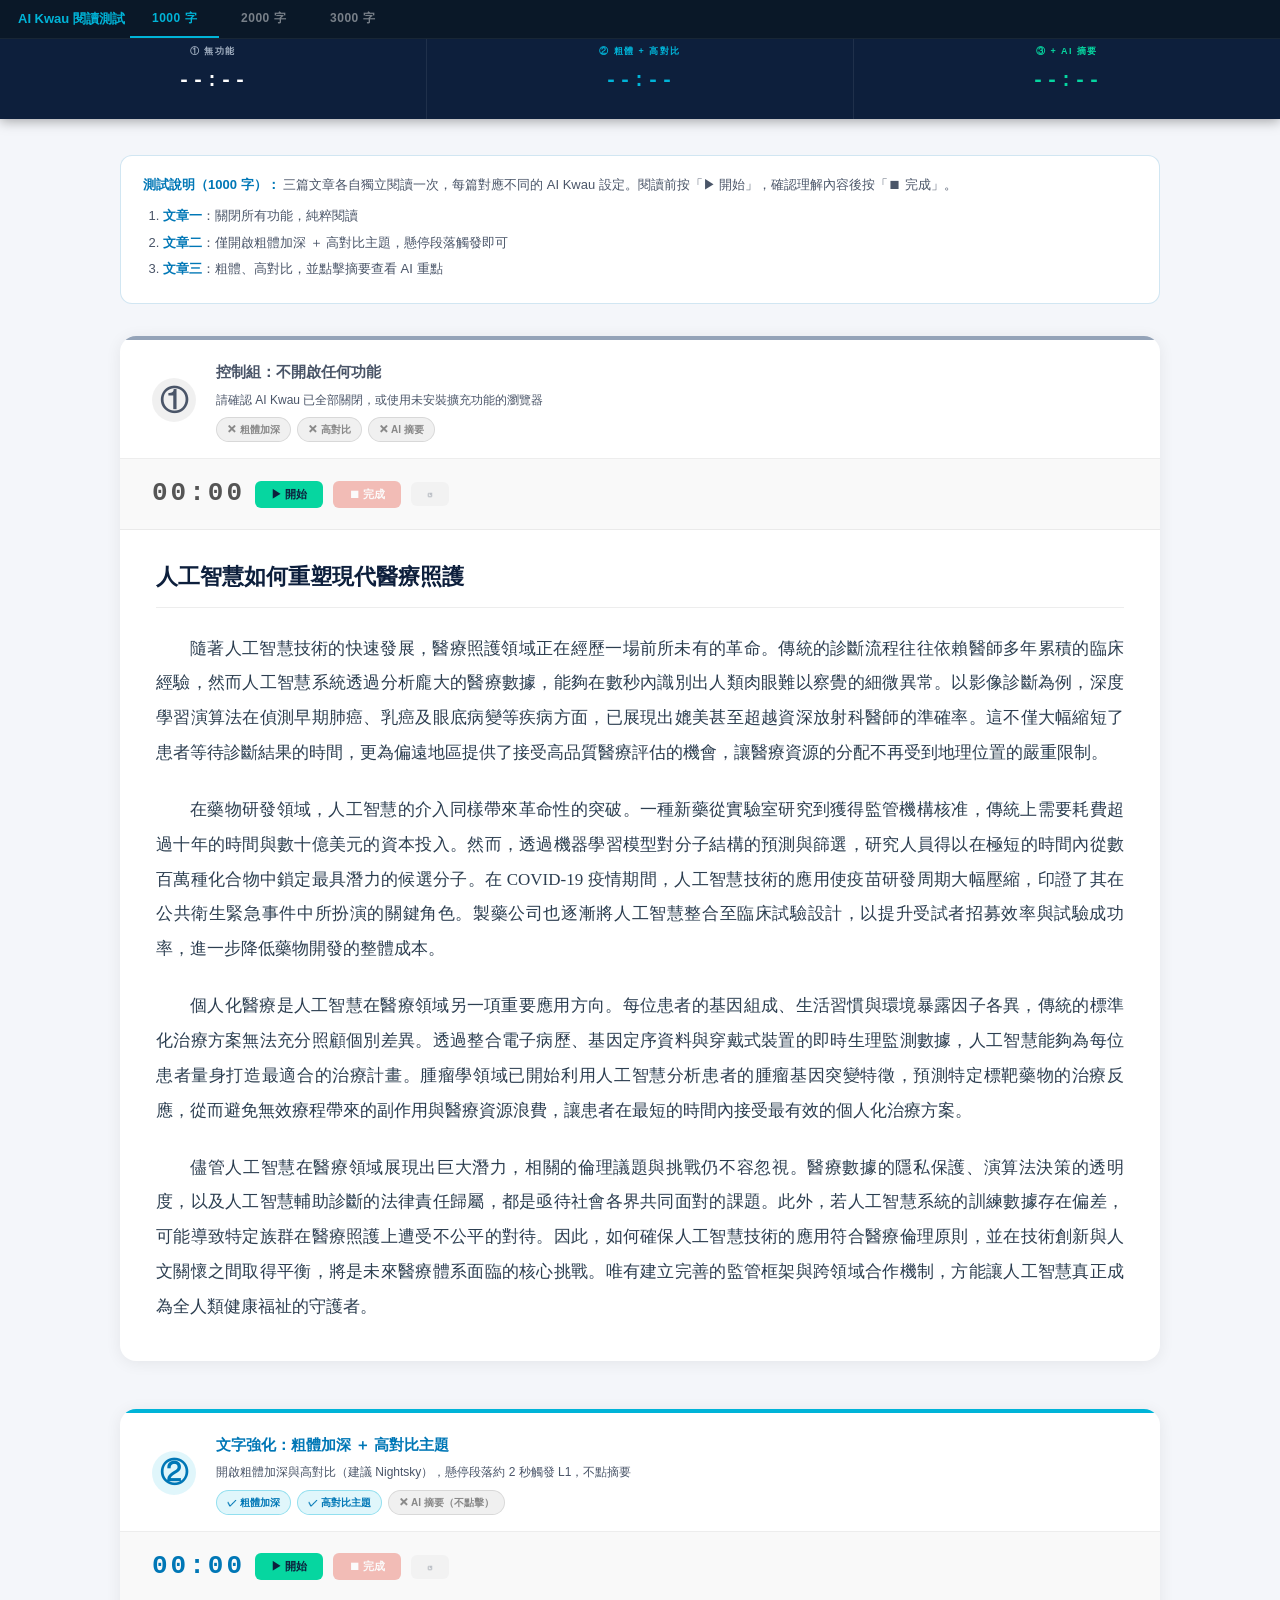
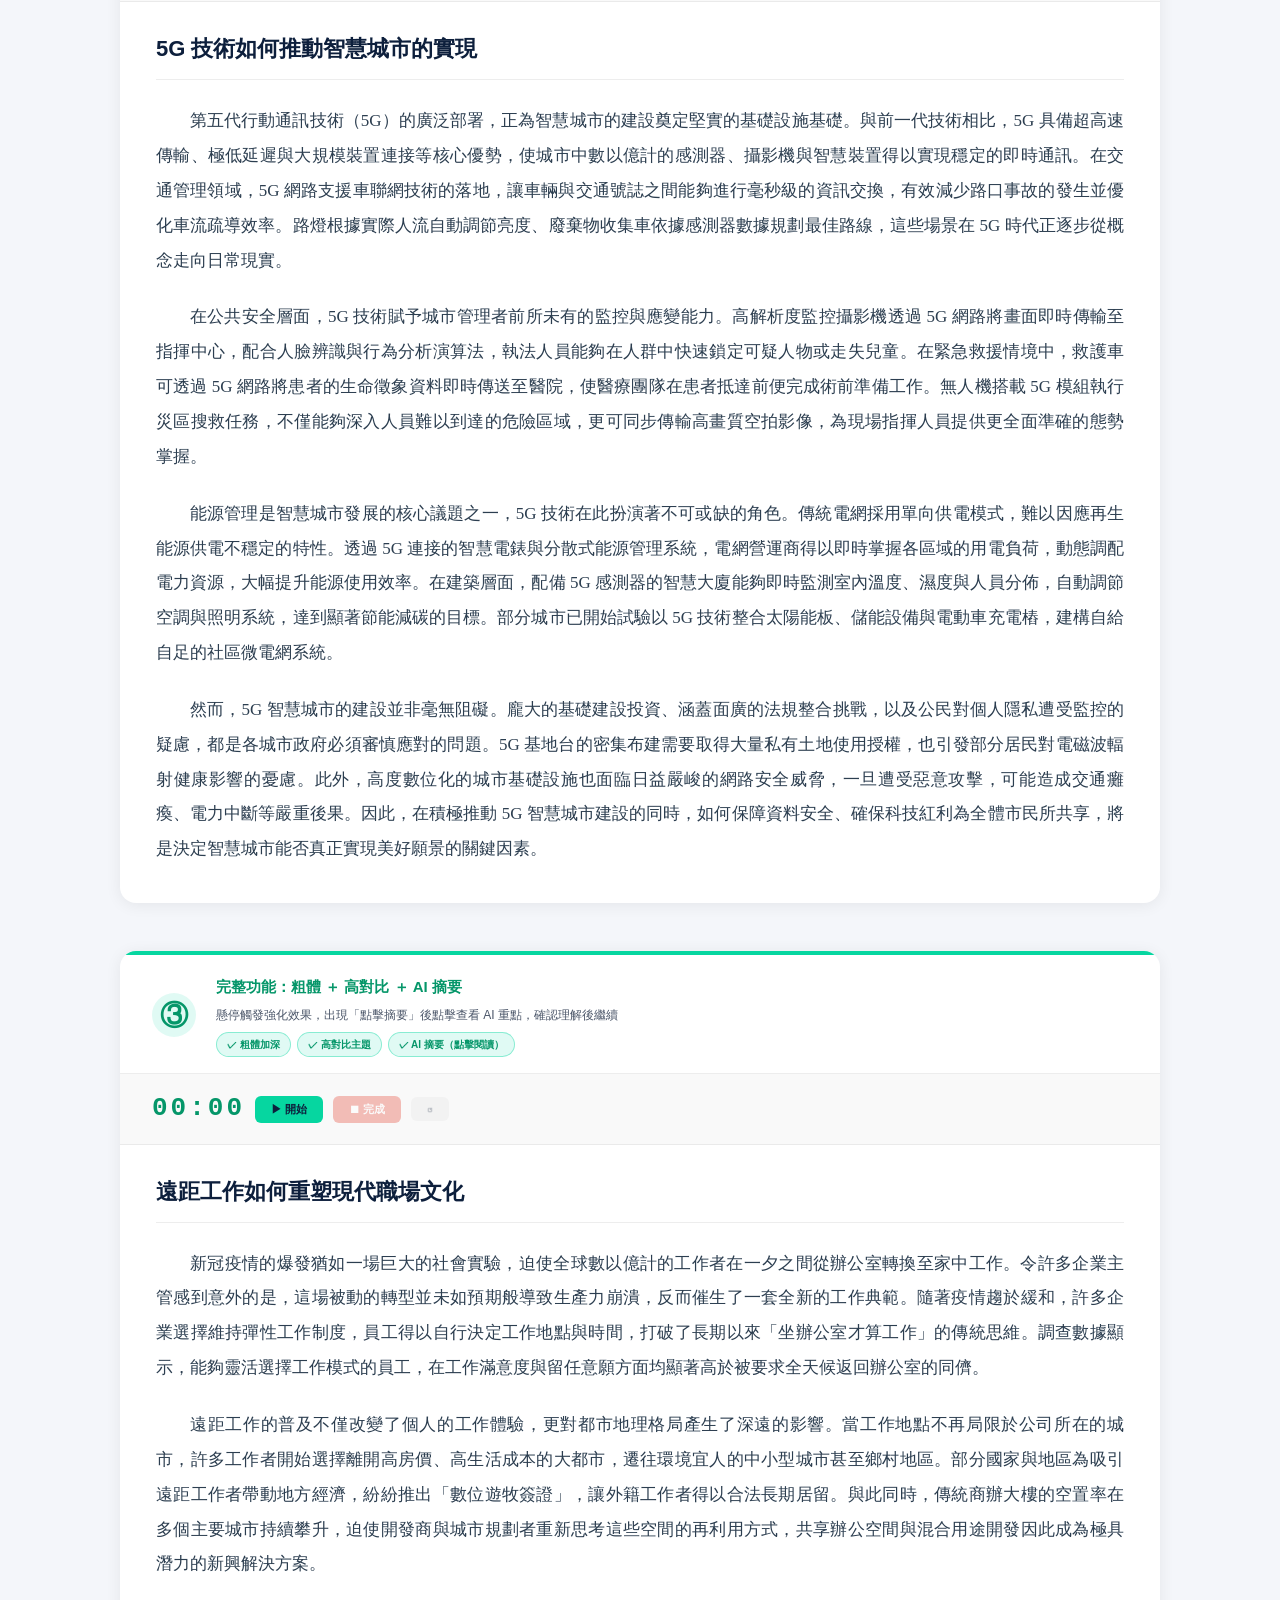
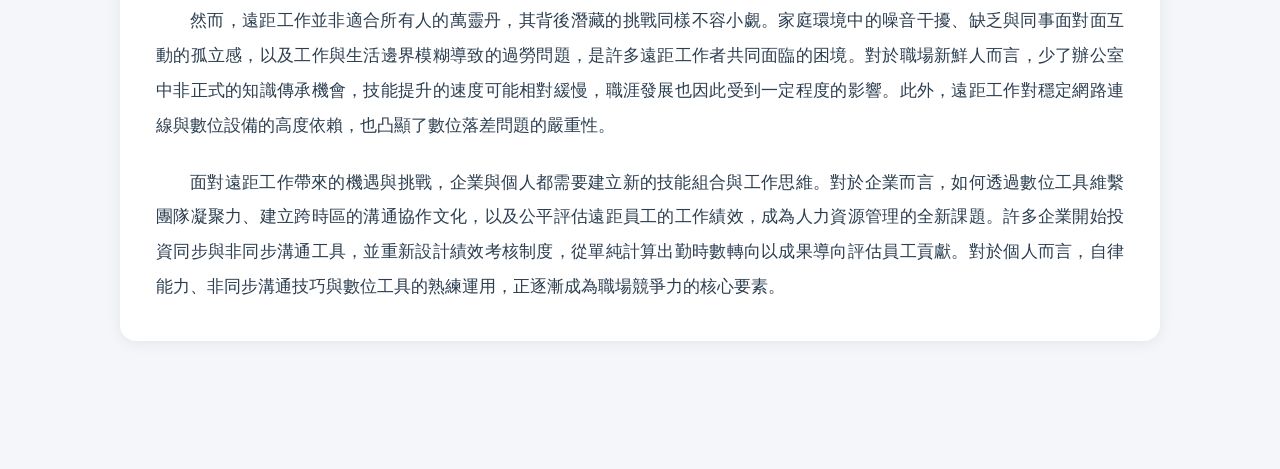
<file: doc/reading-test.html>
<!DOCTYPE html>
<html lang="zh-TW">
<head>
<meta charset="UTF-8">
<meta name="viewport" content="width=device-width, initial-scale=1.0">
<title>AI Kwau 閱讀測試 — 三情境對照</title>
<style>
  :root {
    --navy: #0d1f3c; --accent: #0077b6; --cyan: #00b4d8;
    --green: #06d6a0; --gold: #f6ae2d; --goldd: #c9922a;
    --muted: #4a5568; --bg: #f4f6fa;
  }
  *, *::before, *::after { box-sizing: border-box; margin: 0; padding: 0; }
  body { font-family: 'Noto Serif TC', 'Georgia', '宋體', serif; background: var(--bg); color: #1a2b3c; line-height: 1.9; }

  /* ── Top bar (sticky wrapper) ────────────────────────────── */
  #top-bar {
    position: sticky; top: 0; z-index: 100;
    display: flex; flex-direction: column;
    box-shadow: 0 2px 12px rgba(0,0,0,.35);
  }

  /* Tab switcher */
  #tab-bar {
    background: #0a1828;
    display: flex; align-items: center; gap: 0;
    padding: 0 0 0 130px;
    border-bottom: 1px solid rgba(255,255,255,.06);
  }
  .tab-logo {
    position: absolute; left: 0;
    padding: 0 18px; font-family: sans-serif; font-size: 13px;
    font-weight: 700; color: var(--cyan); white-space: nowrap;
    height: 38px; display: flex; align-items: center;
  }
  .tab-btn {
    font-family: sans-serif; font-size: 12px; font-weight: 700;
    color: rgba(255,255,255,.45); background: none; border: none;
    padding: 0 22px; height: 38px; cursor: pointer;
    border-bottom: 2px solid transparent;
    transition: color .15s, border-color .15s;
    letter-spacing: .5px;
  }
  .tab-btn:hover { color: rgba(255,255,255,.75); }
  .tab-btn.active { color: var(--cyan); border-bottom-color: var(--cyan); }

  /* Summary bar */
  #summary-bar {
    background: var(--navy);
    display: flex; align-items: center; gap: 0;
    overflow: hidden;
  }
  .sb-cell {
    flex: 1; display: flex; flex-direction: column; align-items: center;
    justify-content: center; padding: 4px 12px;
    border-right: 1px solid rgba(255,255,255,.08); min-width: 0;
  }
  .sb-cell:last-child { border-right: none; }
  .sb-label { font-family: sans-serif; font-size: 9px; font-weight: 700; letter-spacing: 1.5px; text-transform: uppercase; margin-bottom: 2px; }
  .sb-time  { font-family: 'Courier New', monospace; font-size: 20px; font-weight: 700; letter-spacing: 2px; }
  .sb-diff  { font-family: sans-serif; font-size: 10px; font-weight: 600; margin-top: 1px; height: 14px; }
  .c1 .sb-label { color: #a0aec0; } .c1 .sb-time { color: #fff; }
  .c2 .sb-label { color: var(--cyan); } .c2 .sb-time { color: var(--cyan); } .c2 .sb-diff { color: rgba(144,224,239,.7); }
  .c3 .sb-label { color: var(--green); } .c3 .sb-time { color: var(--green); } .c3 .sb-diff { color: rgba(6,214,160,.7); }

  /* ── Layout ───────────────────────────────────────────────── */
  .container { max-width: 1080px; margin: 0 auto; padding: 36px 20px 80px; }
  .tab-panel { display: none; }
  .tab-panel.active { display: block; }

  /* ── Intro banner ─────────────────────────────────────────── */
  .intro {
    font-family: sans-serif; font-size: 13px; line-height: 1.75;
    color: var(--muted); background: #fff;
    border: 1px solid rgba(0,119,182,.18); border-radius: 12px;
    padding: 18px 22px; margin-bottom: 32px;
  }
  .intro strong { color: var(--accent); }
  .intro ol { margin: 8px 0 0 20px; }
  .intro li { margin-bottom: 4px; }

  /* ── Scenario card ────────────────────────────────────────── */
  .scenario-card { background: #fff; border-radius: 16px; overflow: hidden; margin-bottom: 48px; box-shadow: 0 2px 16px rgba(0,0,0,.07); }

  /* header */
  .sc-header { padding: 18px 32px 16px; display: flex; align-items: center; gap: 20px; border-bottom: 1px solid rgba(0,0,0,.07); }
  .sc-num { font-family: sans-serif; font-size: 28px; font-weight: 800; width: 44px; height: 44px; border-radius: 50%; display: flex; align-items: center; justify-content: center; flex-shrink: 0; }
  .sc-info { flex: 1; }
  .sc-title { font-family: sans-serif; font-size: 15px; font-weight: 700; margin-bottom: 2px; }
  .sc-sub   { font-family: sans-serif; font-size: 12px; color: var(--muted); }
  .feat-row { display: flex; gap: 6px; margin-top: 6px; flex-wrap: wrap; }
  .feat-off { font-family: sans-serif; font-size: 10px; font-weight: 600; background: rgba(0,0,0,.06); color: #888; border: 1px solid rgba(0,0,0,.1); border-radius: 20px; padding: 2px 10px; }
  .feat-on  { font-family: sans-serif; font-size: 10px; font-weight: 700; border-radius: 20px; padding: 2px 10px; }
  .feat-on.cyan  { background: rgba(0,180,216,.12); color: var(--accent); border: 1px solid rgba(0,180,216,.35); }
  .feat-on.green { background: rgba(6,214,160,.12); color: #059669; border: 1px solid rgba(6,214,160,.4); }

  /* timer strip */
  .sc-timer { display: flex; align-items: center; gap: 10px; padding: 10px 32px; background: rgba(0,0,0,.025); border-bottom: 1px solid rgba(0,0,0,.06); }
  .sc-clock { font-family: 'Courier New', monospace; font-size: 26px; font-weight: 700; letter-spacing: 3px; min-width: 80px; }
  .tbtn { font-family: sans-serif; font-size: 11px; font-weight: 700; padding: 6px 16px; border-radius: 6px; border: none; cursor: pointer; transition: all .15s; }
  .tbtn:disabled { opacity: .35; cursor: not-allowed; }
  .tbtn.start { background: var(--green); color: var(--navy); }
  .tbtn.stop  { background: #e74c3c; color: #fff; }
  .tbtn.reset { background: rgba(0,0,0,.08); color: var(--muted); }
  .tbtn:not(:disabled):hover { filter: brightness(1.08); }
  .sc-result { font-family: sans-serif; font-size: 12px; font-weight: 600; margin-left: 4px; }

  /* article body */
  .article-body { padding: 32px 36px 36px; }
  .article-title { font-size: 22px; font-weight: 700; color: var(--navy); line-height: 1.4; margin-bottom: 24px; padding-bottom: 14px; border-bottom: 1px solid rgba(0,0,0,.07); font-family: sans-serif; }
  .article-body p { font-size: 17px; line-height: 2.05; color: #2c3e50; margin-bottom: 22px; text-align: justify; text-indent: 2em; }
  .article-body p:last-child { margin-bottom: 0; }

  /* colour accents */
  .s1 .sc-header { border-top: 4px solid #94a3b8; } .s1 .sc-num { background: rgba(0,0,0,.06); color: var(--muted); } .s1 .sc-title { color: var(--muted); } .s1 .sc-clock { color: #555; }
  .s2 .sc-header { border-top: 4px solid var(--cyan); } .s2 .sc-num { background: rgba(0,180,216,.12); color: var(--accent); } .s2 .sc-title { color: var(--accent); } .s2 .sc-clock { color: var(--accent); }
  .s3 .sc-header { border-top: 4px solid var(--green); } .s3 .sc-num { background: rgba(6,214,160,.12); color: #059669; } .s3 .sc-title { color: #059669; } .s3 .sc-clock { color: #059669; }
</style>
</head>
<body>

<div id="top-bar">
  <div id="tab-bar">
    <span class="tab-logo">AI Kwau 閱讀測試</span>
    <button class="tab-btn active" onclick="switchTab(1)">1000 字</button>
    <button class="tab-btn"        onclick="switchTab(2)">2000 字</button>
    <button class="tab-btn"        onclick="switchTab(3)">3000 字</button>
  </div>
  <div id="summary-bar">
    <div class="sb-cell c1">
      <div class="sb-label">① 無功能</div>
      <div class="sb-time" id="bar1">--:--</div>
      <div class="sb-diff" id="diff1"></div>
    </div>
    <div class="sb-cell c2">
      <div class="sb-label">② 粗體 + 高對比</div>
      <div class="sb-time" id="bar2">--:--</div>
      <div class="sb-diff" id="diff2"></div>
    </div>
    <div class="sb-cell c3">
      <div class="sb-label">③ + AI 摘要</div>
      <div class="sb-time" id="bar3">--:--</div>
      <div class="sb-diff" id="diff3"></div>
    </div>
  </div>
</div>

<div class="container">

<!-- ══════════════════════════════════════════════════════════
     TAB 1 — 1000 字
══════════════════════════════════════════════════════════ -->
<div class="tab-panel active" id="panel-1">
  <div class="intro">
    <strong>測試說明（1000 字）：</strong> 三篇文章各自獨立閱讀一次，每篇對應不同的 AI Kwau 設定。閱讀前按「▶ 開始」，確認理解內容後按「⏹ 完成」。
    <ol>
      <li><strong>文章一</strong>：關閉所有功能，純粹閱讀</li>
      <li><strong>文章二</strong>：僅開啟粗體加深 ＋ 高對比主題，懸停段落觸發即可</li>
      <li><strong>文章三</strong>：粗體、高對比，並點擊摘要查看 AI 重點</li>
    </ol>
  </div>

  <div class="scenario-card s1">
    <div class="sc-header">
      <div class="sc-num">①</div>
      <div class="sc-info">
        <div class="sc-title">控制組：不開啟任何功能</div>
        <div class="sc-sub">請確認 AI Kwau 已全部關閉，或使用未安裝擴充功能的瀏覽器</div>
        <div class="feat-row"><span class="feat-off">✕ 粗體加深</span><span class="feat-off">✕ 高對比</span><span class="feat-off">✕ AI 摘要</span></div>
      </div>
    </div>
    <div class="sc-timer">
      <div class="sc-clock" id="clk-t1s1">00:00</div>
      <button class="tbtn start" id="btn-t1s1-start" onclick="startT(1,1)">▶ 開始</button>
      <button class="tbtn stop"  id="btn-t1s1-stop"  onclick="stopT(1,1)"  disabled>⏹ 完成</button>
      <button class="tbtn reset" id="btn-t1s1-reset" onclick="resetT(1,1)" disabled>↺</button>
      <div class="sc-result" id="res-t1s1"></div>
    </div>
    <div class="article-body">
      <div class="article-title">人工智慧如何重塑現代醫療照護</div>
      <p>隨著人工智慧技術的快速發展，醫療照護領域正在經歷一場前所未有的革命。傳統的診斷流程往往依賴醫師多年累積的臨床經驗，然而人工智慧系統透過分析龐大的醫療數據，能夠在數秒內識別出人類肉眼難以察覺的細微異常。以影像診斷為例，深度學習演算法在偵測早期肺癌、乳癌及眼底病變等疾病方面，已展現出媲美甚至超越資深放射科醫師的準確率。這不僅大幅縮短了患者等待診斷結果的時間，更為偏遠地區提供了接受高品質醫療評估的機會，讓醫療資源的分配不再受到地理位置的嚴重限制。</p>
      <p>在藥物研發領域，人工智慧的介入同樣帶來革命性的突破。一種新藥從實驗室研究到獲得監管機構核准，傳統上需要耗費超過十年的時間與數十億美元的資本投入。然而，透過機器學習模型對分子結構的預測與篩選，研究人員得以在極短的時間內從數百萬種化合物中鎖定最具潛力的候選分子。在 COVID-19 疫情期間，人工智慧技術的應用使疫苗研發周期大幅壓縮，印證了其在公共衛生緊急事件中所扮演的關鍵角色。製藥公司也逐漸將人工智慧整合至臨床試驗設計，以提升受試者招募效率與試驗成功率，進一步降低藥物開發的整體成本。</p>
      <p>個人化醫療是人工智慧在醫療領域另一項重要應用方向。每位患者的基因組成、生活習慣與環境暴露因子各異，傳統的標準化治療方案無法充分照顧個別差異。透過整合電子病歷、基因定序資料與穿戴式裝置的即時生理監測數據，人工智慧能夠為每位患者量身打造最適合的治療計畫。腫瘤學領域已開始利用人工智慧分析患者的腫瘤基因突變特徵，預測特定標靶藥物的治療反應，從而避免無效療程帶來的副作用與醫療資源浪費，讓患者在最短的時間內接受最有效的個人化治療方案。</p>
      <p>儘管人工智慧在醫療領域展現出巨大潛力，相關的倫理議題與挑戰仍不容忽視。醫療數據的隱私保護、演算法決策的透明度，以及人工智慧輔助診斷的法律責任歸屬，都是亟待社會各界共同面對的課題。此外，若人工智慧系統的訓練數據存在偏差，可能導致特定族群在醫療照護上遭受不公平的對待。因此，如何確保人工智慧技術的應用符合醫療倫理原則，並在技術創新與人文關懷之間取得平衡，將是未來醫療體系面臨的核心挑戰。唯有建立完善的監管框架與跨領域合作機制，方能讓人工智慧真正成為全人類健康福祉的守護者。</p>
    </div>
  </div>

  <div class="scenario-card s2">
    <div class="sc-header">
      <div class="sc-num">②</div>
      <div class="sc-info">
        <div class="sc-title">文字強化：粗體加深 ＋ 高對比主題</div>
        <div class="sc-sub">開啟粗體加深與高對比（建議 Nightsky），懸停段落約 2 秒觸發 L1，不點摘要</div>
        <div class="feat-row"><span class="feat-on cyan">✓ 粗體加深</span><span class="feat-on cyan">✓ 高對比主題</span><span class="feat-off">✕ AI 摘要（不點擊）</span></div>
      </div>
    </div>
    <div class="sc-timer">
      <div class="sc-clock" id="clk-t1s2">00:00</div>
      <button class="tbtn start" id="btn-t1s2-start" onclick="startT(1,2)">▶ 開始</button>
      <button class="tbtn stop"  id="btn-t1s2-stop"  onclick="stopT(1,2)"  disabled>⏹ 完成</button>
      <button class="tbtn reset" id="btn-t1s2-reset" onclick="resetT(1,2)" disabled>↺</button>
      <div class="sc-result" id="res-t1s2"></div>
    </div>
    <div class="article-body">
      <div class="article-title">5G 技術如何推動智慧城市的實現</div>
      <p>第五代行動通訊技術（5G）的廣泛部署，正為智慧城市的建設奠定堅實的基礎設施基礎。與前一代技術相比，5G 具備超高速傳輸、極低延遲與大規模裝置連接等核心優勢，使城市中數以億計的感測器、攝影機與智慧裝置得以實現穩定的即時通訊。在交通管理領域，5G 網路支援車聯網技術的落地，讓車輛與交通號誌之間能夠進行毫秒級的資訊交換，有效減少路口事故的發生並優化車流疏導效率。路燈根據實際人流自動調節亮度、廢棄物收集車依據感測器數據規劃最佳路線，這些場景在 5G 時代正逐步從概念走向日常現實。</p>
      <p>在公共安全層面，5G 技術賦予城市管理者前所未有的監控與應變能力。高解析度監控攝影機透過 5G 網路將畫面即時傳輸至指揮中心，配合人臉辨識與行為分析演算法，執法人員能夠在人群中快速鎖定可疑人物或走失兒童。在緊急救援情境中，救護車可透過 5G 網路將患者的生命徵象資料即時傳送至醫院，使醫療團隊在患者抵達前便完成術前準備工作。無人機搭載 5G 模組執行災區搜救任務，不僅能夠深入人員難以到達的危險區域，更可同步傳輸高畫質空拍影像，為現場指揮人員提供更全面準確的態勢掌握。</p>
      <p>能源管理是智慧城市發展的核心議題之一，5G 技術在此扮演著不可或缺的角色。傳統電網採用單向供電模式，難以因應再生能源供電不穩定的特性。透過 5G 連接的智慧電錶與分散式能源管理系統，電網營運商得以即時掌握各區域的用電負荷，動態調配電力資源，大幅提升能源使用效率。在建築層面，配備 5G 感測器的智慧大廈能夠即時監測室內溫度、濕度與人員分佈，自動調節空調與照明系統，達到顯著節能減碳的目標。部分城市已開始試驗以 5G 技術整合太陽能板、儲能設備與電動車充電樁，建構自給自足的社區微電網系統。</p>
      <p>然而，5G 智慧城市的建設並非毫無阻礙。龐大的基礎建設投資、涵蓋面廣的法規整合挑戰，以及公民對個人隱私遭受監控的疑慮，都是各城市政府必須審慎應對的問題。5G 基地台的密集布建需要取得大量私有土地使用授權，也引發部分居民對電磁波輻射健康影響的憂慮。此外，高度數位化的城市基礎設施也面臨日益嚴峻的網路安全威脅，一旦遭受惡意攻擊，可能造成交通癱瘓、電力中斷等嚴重後果。因此，在積極推動 5G 智慧城市建設的同時，如何保障資料安全、確保科技紅利為全體市民所共享，將是決定智慧城市能否真正實現美好願景的關鍵因素。</p>
    </div>
  </div>

  <div class="scenario-card s3">
    <div class="sc-header">
      <div class="sc-num">③</div>
      <div class="sc-info">
        <div class="sc-title">完整功能：粗體 ＋ 高對比 ＋ AI 摘要</div>
        <div class="sc-sub">懸停觸發強化效果，出現「點擊摘要」後點擊查看 AI 重點，確認理解後繼續</div>
        <div class="feat-row"><span class="feat-on green">✓ 粗體加深</span><span class="feat-on green">✓ 高對比主題</span><span class="feat-on green">✓ AI 摘要（點擊閱讀）</span></div>
      </div>
    </div>
    <div class="sc-timer">
      <div class="sc-clock" id="clk-t1s3">00:00</div>
      <button class="tbtn start" id="btn-t1s3-start" onclick="startT(1,3)">▶ 開始</button>
      <button class="tbtn stop"  id="btn-t1s3-stop"  onclick="stopT(1,3)"  disabled>⏹ 完成</button>
      <button class="tbtn reset" id="btn-t1s3-reset" onclick="resetT(1,3)" disabled>↺</button>
      <div class="sc-result" id="res-t1s3"></div>
    </div>
    <div class="article-body">
      <div class="article-title">遠距工作如何重塑現代職場文化</div>
      <p>新冠疫情的爆發猶如一場巨大的社會實驗，迫使全球數以億計的工作者在一夕之間從辦公室轉換至家中工作。令許多企業主管感到意外的是，這場被動的轉型並未如預期般導致生產力崩潰，反而催生了一套全新的工作典範。隨著疫情趨於緩和，許多企業選擇維持彈性工作制度，員工得以自行決定工作地點與時間，打破了長期以來「坐辦公室才算工作」的傳統思維。調查數據顯示，能夠靈活選擇工作模式的員工，在工作滿意度與留任意願方面均顯著高於被要求全天候返回辦公室的同儕。</p>
      <p>遠距工作的普及不僅改變了個人的工作體驗，更對都市地理格局產生了深遠的影響。當工作地點不再局限於公司所在的城市，許多工作者開始選擇離開高房價、高生活成本的大都市，遷往環境宜人的中小型城市甚至鄉村地區。部分國家與地區為吸引遠距工作者帶動地方經濟，紛紛推出「數位遊牧簽證」，讓外籍工作者得以合法長期居留。與此同時，傳統商辦大樓的空置率在多個主要城市持續攀升，迫使開發商與城市規劃者重新思考這些空間的再利用方式，共享辦公空間與混合用途開發因此成為極具潛力的新興解決方案。</p>
      <p>然而，遠距工作並非適合所有人的萬靈丹，其背後潛藏的挑戰同樣不容小覷。家庭環境中的噪音干擾、缺乏與同事面對面互動的孤立感，以及工作與生活邊界模糊導致的過勞問題，是許多遠距工作者共同面臨的困境。對於職場新鮮人而言，少了辦公室中非正式的知識傳承機會，技能提升的速度可能相對緩慢，職涯發展也因此受到一定程度的影響。此外，遠距工作對穩定網路連線與數位設備的高度依賴，也凸顯了數位落差問題的嚴重性。</p>
      <p>面對遠距工作帶來的機遇與挑戰，企業與個人都需要建立新的技能組合與工作思維。對於企業而言，如何透過數位工具維繫團隊凝聚力、建立跨時區的溝通協作文化，以及公平評估遠距員工的工作績效，成為人力資源管理的全新課題。許多企業開始投資同步與非同步溝通工具，並重新設計績效考核制度，從單純計算出勤時數轉向以成果導向評估員工貢獻。對於個人而言，自律能力、非同步溝通技巧與數位工具的熟練運用，正逐漸成為職場競爭力的核心要素。</p>
    </div>
  </div>
</div><!-- /panel-1 -->

<!-- ══════════════════════════════════════════════════════════
     TAB 2 — 2000 字
══════════════════════════════════════════════════════════ -->
<div class="tab-panel" id="panel-2">
  <div class="intro">
    <strong>測試說明（2000 字）：</strong> 三篇文章各自獨立閱讀一次，每篇對應不同的 AI Kwau 設定。閱讀前按「▶ 開始」，確認理解內容後按「⏹ 完成」。
    <ol>
      <li><strong>文章一</strong>：關閉所有功能，純粹閱讀</li>
      <li><strong>文章二</strong>：僅開啟粗體加深 ＋ 高對比主題，懸停段落觸發即可</li>
      <li><strong>文章三</strong>：粗體、高對比，並點擊摘要查看 AI 重點</li>
    </ol>
  </div>

  <div class="scenario-card s1">
    <div class="sc-header">
      <div class="sc-num">①</div>
      <div class="sc-info">
        <div class="sc-title">控制組：不開啟任何功能</div>
        <div class="sc-sub">請確認 AI Kwau 已全部關閉，或使用未安裝擴充功能的瀏覽器</div>
        <div class="feat-row"><span class="feat-off">✕ 粗體加深</span><span class="feat-off">✕ 高對比</span><span class="feat-off">✕ AI 摘要</span></div>
      </div>
    </div>
    <div class="sc-timer">
      <div class="sc-clock" id="clk-t2s1">00:00</div>
      <button class="tbtn start" id="btn-t2s1-start" onclick="startT(2,1)">▶ 開始</button>
      <button class="tbtn stop"  id="btn-t2s1-stop"  onclick="stopT(2,1)"  disabled>⏹ 完成</button>
      <button class="tbtn reset" id="btn-t2s1-reset" onclick="resetT(2,1)" disabled>↺</button>
      <div class="sc-result" id="res-t2s1"></div>
    </div>
    <div class="article-body">
      <div class="article-title">資訊安全威脅如何催生零信任架構</div>
      <p>在數位轉型浪潮席捲全球的今日，企業面臨的資訊安全威脅已今非昔比。傳統的網路安全架構建立在「城堡護城河」的思維之上，企業內部網路被視為安全的可信任區域，防火牆則扮演抵禦外部攻擊的第一道防線。然而，隨著雲端服務的普及、行動辦公的興起以及遠距工作的全面擴張，企業的網路邊界早已模糊難辨。攻擊者不再需要突破防火牆，只需取得一組合法的員工帳號密碼，便可在企業內部網路中如入無人之境，自由存取敏感資料。近年來，多起知名企業遭受資料外洩事件的根源，正是源於這種對「內部即安全」的過度信任假設，讓犯罪者得以利用合法憑證橫行於企業內網，造成難以估計的財務損失與聲譽傷害。</p>
      <p>勒索軟體攻擊的爆炸式增長，進一步暴露了傳統邊界防禦架構的致命弱點。攻擊者往往透過網路釣魚郵件或供應鏈漏洞取得初始立足點，隨後利用企業內部過度寬鬆的存取權限，在網路中進行橫向移動，最終加密關鍵業務數據以勒索鉅額贖金。美國殖民地管線公司遭受攻擊導致燃油供應中斷、愛爾蘭衛生服務局的醫療系統被迫全面停擺，這些震驚全球的資安事件清楚說明，單純依賴外圍防禦已無法應對現代威脅態勢。企業的資安思維必須從「如何阻止攻擊者入侵」轉向「假設攻擊者已在內部，如何最小化損害」，這正是零信任架構誕生的核心思想背景。</p>
      <p>零信任架構的核心原則可以用一句話概括：「從不信任，始終驗證」（Never Trust, Always Verify）。在零信任模型中，無論請求來自企業內部網路或外部環境，任何存取資源的請求都必須經過嚴格的身份驗證與授權審查。多因素驗證、裝置健康狀態檢查、最小權限原則（Principle of Least Privilege）以及持續性的行為監控，共同構成零信任架構的技術基石。使用者只能存取完成當前工作任務所需的最低限度資源，即便帳號遭到入侵，攻擊者所能造成的破壞也因此被嚴格限縮在一個極小的範圍之內，大幅降低了資料外洩的整體風險。</p>
      <p>微分段（Micro-segmentation）是零信任架構落地實施的關鍵技術之一。傳統網路架構將企業網路視為一個整體，一旦攻擊者突破外圍防線便可自由移動；微分段則將網路切割成數個獨立的細小區域，各區域之間的流量均受到嚴格管控。即便攻擊者成功入侵某個區段，也無法輕易跨越至其他業務系統。軟體定義網路（SDN）技術的成熟，使得微分段的動態部署與管理變得更加靈活可行。搭配身份感知代理（Identity-Aware Proxy）機制，企業得以針對每一次資源存取請求實施細顆粒度的策略管控，確保正確的人在正確的時間以正確的裝置存取正確的資源。</p>
      <p>在實際導入零信任架構的過程中，企業普遍面臨現有 IT 基礎設施的整合挑戰。許多企業擁有大量老舊的內部系統，這些系統在設計之初並未考慮現代身份驗證機制，強行套用零信任原則可能導致業務中斷或效能下降。因此，業界普遍建議採取漸進式導入策略，優先針對存取敏感數據的高風險系統實施零信任管控，再逐步擴展至整個企業環境。Gartner 的研究指出，到 2025 年，超過 60% 的企業將以零信任作為主要的安全架構，但真正完整實施零信任的企業比例仍相對有限，多數企業仍處於部分導入的轉型過渡階段，這也凸顯了零信任架構在實踐層面的複雜性。</p>
      <p>展望未來，零信任架構將與人工智慧、機器學習技術深度融合，進一步提升企業應對動態威脅的能力。以 AI 驅動的行為分析系統能夠建立每位使用者與裝置的正常行為基線，一旦偵測到異常存取模式便即時觸發自動化應變措施，大幅縮短從威脅偵測到隔離處置的反應時間。隨著量子運算技術的逐步成熟，現有加密標準面臨被破解的長期風險，零信任架構也必須預先整合後量子密碼學標準，以確保企業資產在量子運算時代的長期安全。對於現代企業而言，零信任不僅是一套技術框架，更代表著一種從根本上重塑資安文化的組織轉型過程，唯有將安全思維內化為企業 DNA 的一部分，方能在瞬息萬變的威脅環境中立於不敗之地。</p>
    </div>
  </div>

  <div class="scenario-card s2">
    <div class="sc-header">
      <div class="sc-num">②</div>
      <div class="sc-info">
        <div class="sc-title">文字強化：粗體加深 ＋ 高對比主題</div>
        <div class="sc-sub">開啟粗體加深與高對比（建議 Nightsky），懸停段落約 2 秒觸發 L1，不點摘要</div>
        <div class="feat-row"><span class="feat-on cyan">✓ 粗體加深</span><span class="feat-on cyan">✓ 高對比主題</span><span class="feat-off">✕ AI 摘要（不點擊）</span></div>
      </div>
    </div>
    <div class="sc-timer">
      <div class="sc-clock" id="clk-t2s2">00:00</div>
      <button class="tbtn start" id="btn-t2s2-start" onclick="startT(2,2)">▶ 開始</button>
      <button class="tbtn stop"  id="btn-t2s2-stop"  onclick="stopT(2,2)"  disabled>⏹ 完成</button>
      <button class="tbtn reset" id="btn-t2s2-reset" onclick="resetT(2,2)" disabled>↺</button>
      <div class="sc-result" id="res-t2s2"></div>
    </div>
    <div class="article-body">
      <div class="article-title">雲端運算如何重塑企業的數位基礎架構</div>
      <p>雲端運算的興起，徹底顛覆了企業建構與管理數位基礎架構的方式。在雲端時代到來之前，企業必須自行購置、安裝並維護大量實體伺服器與網路設備，高昂的資本支出與持續的運維成本往往成為中小型企業擴展業務的沉重枷鎖。雲端服務的出現，將 IT 基礎設施的採購模式從一次性大額投資轉變為按需付費的彈性消費，企業只需為實際使用的運算資源付費，大幅降低了進入數位化的門檻。如今，AWS、Microsoft Azure 與 Google Cloud 三大雲端巨頭已主導全球雲端市場，為數百萬家企業提供從基礎運算到人工智慧服務的全方位雲端能力，深刻改變了各行各業的競爭格局。</p>
      <p>彈性伸縮（Elasticity）是雲端運算最具革命性的特性之一。傳統企業在規劃 IT 基礎設施時，必須根據業務高峰需求預先採購足夠的伺服器，這導致在非高峰時段大量運算資源閒置浪費。電商平台在購物節期間面臨的流量洪峰，往往是平日的數十倍；若依賴自有機房，不是服務崩潰就是平時養著大量閒置設備。雲端運算讓企業得以在幾分鐘內根據實際負載自動擴展或收縮運算資源，真正實現「用多少、付多少」的精準成本管控。容器化技術與 Kubernetes 容器編排平台的普及，進一步提升了雲端資源調度的靈活性與效率，使微服務架構成為現代雲原生應用的標準設計模式。</p>
      <p>混合雲（Hybrid Cloud）與多雲（Multi-Cloud）策略的興起，反映了企業在雲端轉型過程中對靈活性與風險分散的實際需求。將所有業務系統全面遷移至單一公有雲，固然能夠享受最大化的規模效益，但也帶來供應商鎖定與資料主權等方面的隱憂。混合雲架構允許企業將高度敏感的核心業務數據保留在自有私有雲或本地機房，同時利用公有雲的彈性運算能力應對業務高峰。金融業、醫療業等受嚴格法規監管的行業，尤其傾向於採用混合雲模式，在享受雲端優勢的同時確保法規合規性。根據 IDC 的研究，超過 70% 的企業已採用多雲策略，以避免對單一供應商的過度依賴。</p>
      <p>雲端轉型對企業 IT 部門的角色定位產生了深刻影響。在自建機房時代，IT 人員的核心工作是維護硬體設備、管理作業系統與安裝軟體更新；雲端時代則要求 IT 部門從「基礎設施守門員」轉型為「業務創新推動者」。DevOps 文化的興起與基礎設施即程式碼（Infrastructure as Code）的廣泛採用，使得系統部署與配置管理實現了高度自動化。開發工程師得以透過 Terraform 或 Ansible 等工具，以程式碼的方式定義並快速部署完整的雲端環境，大幅縮短了從需求提出到系統上線的交付周期，讓企業能夠以更快的速度回應市場變化與客戶需求。</p>
      <p>雲端安全是企業推動雲端轉型時最常被提及的顧慮。「雲端是否比自建機房更安全？」這個問題並無絕對答案，因為安全性在很大程度上取決於企業自身的配置與管理水準。根據 Gartner 的評估，99% 的雲端安全事故源於客戶自身的配置錯誤，而非雲端服務商的基礎設施漏洞。主要雲端服務商均投入龐大資源建構防禦體系，其安全能力往往遠超一般企業自建機房的水準。雲端服務商提供的原生安全工具，包括身份存取管理、加密金鑰管理服務、雲端安全態勢管理，為企業提供了全面的安全防護基礎，但前提是企業必須具備充分的雲端安全知識，正確配置並持續監控這些工具的運作狀態。</p>
      <p>隨著生成式 AI 技術的爆發性發展，雲端運算正在迎來新一波成長浪潮。訓練大型語言模型需要消耗龐大的 GPU 運算資源，這對一般企業而言幾乎是不可承受的自建成本；雲端服務商提供的 AI 加速器租用服務，讓中小型企業也能以合理的成本試驗與部署生成式 AI 應用。雲端廠商也紛紛將自家研發的 AI 模型作為 API 服務開放給企業使用，進一步降低了 AI 能力整合的技術門檻。未來，隨著邊緣運算的普及，雲端的計算能力將逐步延伸至更靠近資料產生源頭的地點，雲端與邊緣的協同運算架構將成為下一代數位基礎設施的主流形態，引領企業邁向更智慧、更自主的數位未來。</p>
    </div>
  </div>

  <div class="scenario-card s3">
    <div class="sc-header">
      <div class="sc-num">③</div>
      <div class="sc-info">
        <div class="sc-title">完整功能：粗體 ＋ 高對比 ＋ AI 摘要</div>
        <div class="sc-sub">懸停觸發強化效果，出現「點擊摘要」後點擊查看 AI 重點，確認理解後繼續</div>
        <div class="feat-row"><span class="feat-on green">✓ 粗體加深</span><span class="feat-on green">✓ 高對比主題</span><span class="feat-on green">✓ AI 摘要（點擊閱讀）</span></div>
      </div>
    </div>
    <div class="sc-timer">
      <div class="sc-clock" id="clk-t2s3">00:00</div>
      <button class="tbtn start" id="btn-t2s3-start" onclick="startT(2,3)">▶ 開始</button>
      <button class="tbtn stop"  id="btn-t2s3-stop"  onclick="stopT(2,3)"  disabled>⏹ 完成</button>
      <button class="tbtn reset" id="btn-t2s3-reset" onclick="resetT(2,3)" disabled>↺</button>
      <div class="sc-result" id="res-t2s3"></div>
    </div>
    <div class="article-body">
      <div class="article-title">大數據分析如何改變企業的決策模式</div>
      <p>在資訊爆炸的數位時代，資料已被譽為新時代的石油，而大數據分析技術則是提煉這批原油、萃取商業洞察的精煉廠。企業每日產生的交易紀錄、網頁瀏覽行為、社群媒體互動與感測器數據，共同構成一座蘊藏無限商機的資訊寶庫。然而，傳統的數據分析工具面對如此龐大的非結構化資料往往力不從心，直到 Hadoop 分散式運算框架與 Spark 即時處理引擎的出現，企業才真正獲得駕馭海量資料的技術能力。如今，大數據分析已從少數科技巨頭的專屬利器，逐漸普及至零售、金融、製造、醫療等各行各業，成為企業建立競爭優勢的核心戰略工具。</p>
      <p>預測性分析（Predictive Analytics）是大數據技術最具實際商業價值的應用之一。零售巨頭亞馬遜透過分析消費者的瀏覽歷史、購買記錄與搜尋關鍵字，建構出精準的個人化推薦模型，據估計其推薦引擎貢獻了整體營收的 35% 以上。製造業則利用設備感測器資料建立預測性維護模型，在生產線設備故障發生之前提前發出預警，將意外停機的損失降至最低。金融機構透過分析客戶的交易行為模式，建立即時詐騙偵測系統，在交易發生的瞬間判斷風險等級並觸發適當的阻斷措施。這些應用共同說明，大數據預測分析的價值在於將「事後補救」轉變為「事前預防」，從根本上改變企業應對風險與機遇的方式。</p>
      <p>大數據分析正在徹底改寫企業的決策文化。傳統的企業決策高度依賴管理者的個人直覺與有限的市場調查報告，這種依賴主觀判斷的模式在商業環境穩定時尚可運作，但在市場快速變遷的今日卻顯得力不從心。資料驅動決策的理念要求每一項重大業務決策都必須以客觀數據為依據，管理者的直覺仍有其價值，但必須接受數據的驗證與挑戰。Netflix 取消哪些原創劇集、Spotify 如何調整每日推薦播放清單、Uber 如何動態定價，這些日常商業決策的背後，都有一套精密的數據分析機制在默默運作，確保每一個選擇都能最大化商業效益。</p>
      <p>建立有效的大數據分析能力，需要企業在技術、人才與組織文化三個層面同步投入。技術層面，現代數據平台通常採用數據湖加數據倉庫的混合架構，前者儲存原始的非結構化資料，後者則存放經過清洗整理的結構化數據，供商業智慧工具進行報表與視覺化分析。人才層面，能夠橫跨統計學、程式設計與業務理解的數據科學家依然供不應求，企業往往面臨招聘困難與人才流失的雙重壓力。文化層面，讓組織各層級的管理者養成「先看數據、再做決定」的思維習慣，需要長期持續的教育訓練與制度配套，這往往是大數據轉型中最難克服的軟性挑戰。</p>
      <p>資料品質與資料治理是大數據分析成效的根本保障。「垃圾進，垃圾出」的道理人人皆知，但企業在實際執行中往往低估了數據清洗與整合的複雜程度。來自不同業務系統的數據格式各異、定義不統一、更新頻率不一致，若未經妥善整合便直接套用分析模型，得出的結論不僅毫無參考價值，甚至可能導致嚴重的決策失誤。建立完善的資料治理框架，明確界定數據的所有權、品質標準、存取權限與生命周期管理政策，是確保大數據分析可信度的先決條件。歐盟 GDPR 與個人資料保護法對個人數據的嚴格規範，也要求企業在追求商業洞察的同時，確實履行保護消費者隱私的法律義務。</p>
      <p>生成式 AI 的崛起正在為大數據分析開啟一個全新的應用維度。過去，數據分析的洞察往往停留在報表與圖表的層次，需要具備專業背景的分析師才能解讀並轉化為行動方案。如今，以自然語言為介面的 AI 分析工具讓業務人員得以直接以口語化的問題查詢數據，系統自動生成分析報告並提供決策建議，大幅降低了數據分析的使用門檻。然而，過度依賴 AI 生成的分析結論也帶來新的風險：若模型訓練數據存在偏差，或使用者缺乏批判性思考能力，AI 的結論可能強化而非糾正既有的決策盲點。未來，如何培養兼具數據素養與批判性思維的複合型人才，將是企業能否真正發揮大數據分析潛力的關鍵所在。</p>
    </div>
  </div>
</div><!-- /panel-2 -->

<!-- ══════════════════════════════════════════════════════════
     TAB 3 — 3000 字
══════════════════════════════════════════════════════════ -->
<div class="tab-panel" id="panel-3">
  <div class="intro">
    <strong>測試說明（3000 字）：</strong> 三篇文章各自獨立閱讀一次，每篇對應不同的 AI Kwau 設定。閱讀前按「▶ 開始」，確認理解內容後按「⏹ 完成」。
    <ol>
      <li><strong>文章一</strong>：關閉所有功能，純粹閱讀</li>
      <li><strong>文章二</strong>：僅開啟粗體加深 ＋ 高對比主題，懸停段落觸發即可</li>
      <li><strong>文章三</strong>：粗體、高對比，並點擊摘要查看 AI 重點</li>
    </ol>
  </div>

  <div class="scenario-card s1">
    <div class="sc-header">
      <div class="sc-num">①</div>
      <div class="sc-info">
        <div class="sc-title">控制組：不開啟任何功能</div>
        <div class="sc-sub">請確認 AI Kwau 已全部關閉，或使用未安裝擴充功能的瀏覽器</div>
        <div class="feat-row"><span class="feat-off">✕ 粗體加深</span><span class="feat-off">✕ 高對比</span><span class="feat-off">✕ AI 摘要</span></div>
      </div>
    </div>
    <div class="sc-timer">
      <div class="sc-clock" id="clk-t3s1">00:00</div>
      <button class="tbtn start" id="btn-t3s1-start" onclick="startT(3,1)">▶ 開始</button>
      <button class="tbtn stop"  id="btn-t3s1-stop"  onclick="stopT(3,1)"  disabled>⏹ 完成</button>
      <button class="tbtn reset" id="btn-t3s1-reset" onclick="resetT(3,1)" disabled>↺</button>
      <div class="sc-result" id="res-t3s1"></div>
    </div>
    <div class="article-body">
      <div class="article-title">物聯網如何將智慧家庭帶入日常生活</div>
      <p>物聯網（Internet of Things，IoT）的概念最早可追溯至 1990 年代，但真正驅動其大規模普及的關鍵，是無線通訊成本的急劇下降、微型感測器的技術突破，以及雲端運算基礎設施的成熟完善。如今，全球連網裝置的數量已突破 150 億個，預計在 2030 年前將進一步攀升至 300 億個以上。智慧家庭作為物聯網最貼近日常生活的應用場景，讓人與居住空間的互動方式發生了根本性的轉變。從能夠辨識語音指令的智慧音箱，到可遠端監控的智慧門鎖，再到根據用電習慣自動學習調節的恆溫器，物聯網裝置正悄然重塑現代人對「家」的定義與期待。</p>
      <p>智慧家庭的核心價值在於「情境感知」與「自動化」。傳統居家環境中，燈光、冷氣、熱水器等家電設備各自獨立運作，使用者必須逐一手動操作。物聯網技術讓各裝置得以相互感知並協同運作，形成一套能夠理解居住者生活習慣的智慧生態系統。當智慧感測器偵測到居住者清晨起床時，窗簾自動緩緩開啟，咖啡機開始預熱，恆溫器調整至舒適溫度，播放輕柔音樂的音響隨之啟動，整個早晨程序在無需任何人工介入的情況下自動完成。這種「家感知你的存在」的居住體驗，過去只存在於科幻電影的想像之中，如今已成為許多家庭觸手可及的日常現實。</p>
      <p>能源管理是智慧家庭最具實質經濟效益的應用領域。傳統家庭的能源使用往往存在大量的隱性浪費，例如忘記關閉的冷氣、無人房間持續亮著的電燈，以及老舊電器的低效運作。智慧恆溫器透過學習居住者的作息規律，在房間即將有人使用前提前調節溫度，在外出期間自動進入節能模式，有效避免不必要的能耗。智慧電錶即時回傳每個電器的用電數據，讓居住者清楚掌握能源消耗的分布情形，進而調整用電習慣。研究數據顯示，導入智慧家庭能源管理系統的家庭，平均可降低 10% 至 25% 的電費支出，長期累積下來是相當可觀的節省效益。</p>
      <p>居家安全是推動消費者採購智慧家庭裝置的最主要動機之一。傳統保全系統往往需要高昂的安裝費用與持續的月費支出，且功能相對有限；物聯網智慧安全系統則以更親民的價格提供更全面的防護能力。高畫質智慧攝影機搭配 AI 人臉辨識技術，能夠區分家庭成員、訪客與陌生人，並在異常情況發生時即時推送通知至使用者的智慧型手機。智慧門鎖支援指紋解鎖、數字密碼與遠端授權等多種進門方式，既省去忘帶鑰匙的困擾，也能讓住戶遠端授權外送員或維修人員短暫進入，大幅提升居家生活的便利性與安全感。</p>
      <p>智慧家庭在高齡照護領域展現出獨特的社會價值。隨著全球人口老化問題日趨嚴峻，如何讓銀髮族在維持自主生活的同時獲得適切的安全保障，成為各國社會政策的重要課題。物聯網感測器可以監測長者的日常活動規律，當偵測到異常，例如長者超過特定時間未離開臥室、如廁頻率異常增加，或夜間跌倒，便立即通知家屬或緊急救援單位。智慧藥盒透過提醒通知與自動分藥功能，協助長者按時服藥，減少因漏服或誤服藥物帶來的健康風險。這些應用不僅提升了長者的生活品質，也減輕了家庭照護者的心理負擔，讓「在宅老化」成為更可行的選項。</p>
      <p>互通性（Interoperability）長期以來是智慧家庭生態系碎片化的核心問題。市場上各家智慧家庭裝置往往採用各自私有的通訊協定，消費者購買了來自不同品牌的裝置，卻發現它們無法相互溝通，必須安裝多個 App 分別管理。為解決這一痛點，蘋果、Google、Amazon、三星等科技巨頭聯手推動了 Matter 標準的制定與推廣。Matter 是一套基於 IP 的開放標準，讓支援該標準的裝置無論品牌為何，均能在同一個智慧家庭平台中無縫運作。隨著 Matter 認證裝置的持續增加，消費者將不再受限於單一生態系的束縛，真正實現跨品牌、跨平台的智慧家庭整合體驗。</p>
      <p>網路安全是智慧家庭普及過程中不可迴避的隱憂。每一個連接網路的智慧裝置，都可能成為駭客入侵家庭網路的潛在入口。安全研究人員已多次證明，設定薄弱密碼的智慧攝影機、未定期更新韌體的智慧路由器，都有可能被惡意人士利用，不僅威脅個人隱私，更可能被整合至殭屍網路用於發動大規模分散式阻斷服務攻擊。2016 年發生的 Mirai 殭屍網路攻擊事件，正是由數十萬台被感染的物聯網裝置所發動，導致美國東岸大量知名網站陷入癱瘓。消費者在享受智慧家庭便利性的同時，必須養成定期更新裝置韌體、使用強密碼與啟用雙重驗證的資安習慣。</p>
      <p>個人隱私的邊界問題，是智慧家庭時代最敏感的社會倫理議題之一。當家中每個角落都部署著麥克風、攝影機與各類感測器，誰擁有這些數據的所有權？製造商能否將這些數據用於商業目的？政府是否可在特定情況下要求廠商提供用戶的居家活動記錄？這些問題目前在多數國家仍缺乏明確的法律規範。智慧音箱裝置長期處於「聆聽喚醒詞」的狀態，引發外界對裝置是否在無意間錄製私人對話的廣泛疑慮。消費者在享受智慧家庭服務的同時，需要對所接受的隱私政策條款有清晰的認識，並在便利性與隱私保護之間做出有意識的選擇。</p>
      <p>邊緣運算（Edge Computing）的興起，正在為智慧家庭的運算架構帶來新一波革命。傳統智慧家庭裝置將大量數據傳送至雲端進行處理，不僅對網路頻寬造成壓力，也帶來可觀的延遲與隱私風險。邊緣運算讓裝置能夠在本地端完成大部分的數據處理與決策，僅將必要的摘要資訊上傳至雲端。智慧門鈴的人臉辨識、安全攝影機的入侵偵測、智慧音箱的語音辨識，都正在逐步遷移至本地端的邊緣晶片上執行。這不僅大幅降低了響應延遲，讓裝置在網路斷線的情況下仍能維持基本功能，也減少了個人數據被上傳至雲端的風險，朝向更私密、更可靠的智慧家庭體驗邁進。</p>
      <p>智慧家庭的未來，將遠不止於現有裝置的功能疊加，而是朝向真正具備情境理解與預測能力的智慧空間演進。透過整合生成式 AI 與大型語言模型，未來的智慧家庭系統將能夠理解居住者複雜的語意需求，而非僅能執行預設的語音指令。當居住者說「今天有點累，想放鬆一下」，系統能夠根據歷史偏好自動調暗燈光、播放喜愛的音樂類型、將浴缸水溫調至舒適設定，並在手機上推薦當晚的電影清單。這種深度個人化的居家體驗，需要跨裝置、跨平台的數據整合與強大的 AI 推論能力共同支撐。隨著硬體成本持續下降、AI 能力持續提升，這樣的智慧家庭圖景或許在不遠的未來便能走進每一個普通家庭，成為現代生活的日常基礎建設。</p>
    </div>
  </div>

  <div class="scenario-card s2">
    <div class="sc-header">
      <div class="sc-num">②</div>
      <div class="sc-info">
        <div class="sc-title">文字強化：粗體加深 ＋ 高對比主題</div>
        <div class="sc-sub">開啟粗體加深與高對比（建議 Nightsky），懸停段落約 2 秒觸發 L1，不點摘要</div>
        <div class="feat-row"><span class="feat-on cyan">✓ 粗體加深</span><span class="feat-on cyan">✓ 高對比主題</span><span class="feat-off">✕ AI 摘要（不點擊）</span></div>
      </div>
    </div>
    <div class="sc-timer">
      <div class="sc-clock" id="clk-t3s2">00:00</div>
      <button class="tbtn start" id="btn-t3s2-start" onclick="startT(3,2)">▶ 開始</button>
      <button class="tbtn stop"  id="btn-t3s2-stop"  onclick="stopT(3,2)"  disabled>⏹ 完成</button>
      <button class="tbtn reset" id="btn-t3s2-reset" onclick="resetT(3,2)" disabled>↺</button>
      <div class="sc-result" id="res-t3s2"></div>
    </div>
    <div class="article-body">
      <div class="article-title">區塊鏈技術如何重塑數位信任與金融交易</div>
      <p>區塊鏈技術自比特幣白皮書於 2008 年問世以來，已從一個純粹的密碼學實驗演化為足以撼動多個產業根基的革命性技術。其核心創新在於以去中心化的方式解決了數位世界長期存在的信任問題：如何在沒有中介機構的情況下，確保兩個互不信任的陌生人之間的交易能夠安全、透明地完成？傳統金融系統依賴銀行、清算機構等中央化機構作為信任背書，而區塊鏈以密碼學雜湊函數與共識機制取代了這些中介角色，讓每一筆交易記錄以不可竄改的形式永久封存於分散式帳本之上，供所有網路節點共同驗證與維護。</p>
      <p>區塊鏈的技術架構建立在幾個核心要素之上。每個「區塊」包含一批交易記錄、時間戳記，以及指向前一個區塊的密碼學雜湊值，形成環環相扣的鏈狀結構。若有人試圖竄改任何一個歷史區塊，該區塊的雜湊值便會改變，導致其後所有區塊的雜湊值連鎖失效，使竄改行為立即被網路中的其他節點識破。工作量證明（Proof of Work）與權益證明（Proof of Stake）是目前最主流的兩種共識機制，前者依靠算力競爭維護帳本安全，後者則以持有代幣的數量與時間決定驗證權重，在能源效率與去中心化程度之間各有取捨。</p>
      <p>智能合約（Smart Contract）是以太坊區塊鏈引入的重要創新，將區塊鏈的應用場景從單純的價值轉移大幅擴展至複雜的商業邏輯自動化執行。智能合約是部署在區塊鏈上的自執行程式碼，當預設的觸發條件滿足時，合約條款便自動執行，無需任何第三方介入或人工審核。保險公司可以將理賠邏輯寫入智能合約，當航班延誤的數據被確認寫入區塊鏈，理賠款項便自動匯入被保險人帳戶，整個流程在幾分鐘內完成，省去傳統理賠流程中的大量人工審核時間與行政成本。供應鏈管理、不動產交易、版權授權等領域，都已出現以智能合約簡化流程、降低交易成本的成功應用案例。</p>
      <p>去中心化金融（Decentralized Finance，DeFi）是區塊鏈技術在金融領域最具顛覆性的應用實踐。DeFi 協議以智能合約為基礎，在無需銀行或交易所等傳統金融中介的情況下，提供借貸、交換、流動性挖礦等金融服務。任何人只要擁有一個加密貨幣錢包，不需要開立銀行帳戶、不需要通過身份驗證，便可即時存取這些金融服務。這對於全球數以十億計的金融服務弱勢族群而言，代表著前所未有的金融包容性機會。然而，DeFi 協議程式碼漏洞導致的資產被盜、智能合約審計品質良莠不齊，以及缺乏投資者保護機制等問題，也使 DeFi 市場充斥著極高的技術風險與投機行為。</p>
      <p>非同質化代幣（NFT）在 2021 年掀起的全球熱潮，將區塊鏈帶入了主流大眾的視野，也引發了各界對數位所有權概念的深度思考。NFT 利用區塊鏈的唯一性驗證機制，為數位圖片、音樂、影片等本質上可無限複製的數位內容賦予了可驗證的稀缺性與所有權證明。藝術家得以繞過傳統畫廊與拍賣行的中介角色，直接與全球藏家進行交易，並透過智能合約設定二級市場轉售的版稅分成，讓創作者在作品持續流通的過程中持續獲益。然而，NFT 市場的過度投機與大量粗糙作品充斥市場等問題，使這波熱潮在 2022 年後大幅降溫，市場正在回歸尋找更具實質應用價值的使用情境。</p>
      <p>在傳統金融機構的跨境支付領域，區塊鏈技術展現出顯著的效率提升潛力。目前，一筆國際電匯往往需要耗費 2 至 5 個工作天，並須支付高達匯款金額 5% 至 10% 的手續費，這對仰賴跨國匯款養家的移工族群而言是沉重的負擔。基於區塊鏈的跨境支付方案能夠在幾分鐘甚至幾秒內完成跨國資金轉移，手續費大幅壓縮至不到 1%。Ripple 的 XRP 網路與 Circle 發行的 USDC 穩定幣，已在特定市場的跨境支付場景中取得實質落地進展。各國央行也紛紛啟動中央銀行數位貨幣（CBDC）的研究與試驗計畫，探索如何以國家信用背書的數位貨幣提升支付系統的效率。</p>
      <p>供應鏈溯源是企業級區塊鏈應用中最具說服力的成功案例之一。全球供應鏈涉及眾多參與方，包括原料供應商、製造商、物流業者、批發商與零售商，各方的系統往往相互割裂，難以實現數據的即時共享與驗證。當食品安全事故發生時，傳統追蹤方式往往需要花費數天甚至數週才能確認污染源頭；而部署區塊鏈溯源系統的沃爾瑪，能夠在 2.2 秒內追溯芒果從農場到貨架的完整路徑。奢侈品牌利用區塊鏈為每件產品建立不可竄改的數位護照，有效打擊假冒仿冒品的流通，保障消費者購買正品的權益。</p>
      <p>儘管區塊鏈展現出廣泛的應用前景，其技術局限性也是企業在評估導入時必須正視的現實。可擴展性三難困境，即安全性、去中心化與效能三者難以同時達到最優，始終是公鏈面臨的核心挑戰。比特幣網路每秒僅能處理約 7 筆交易，以太坊約為 15 至 30 筆，與 Visa 每秒處理逾 2 萬筆的能力相去甚遠。Layer 2 擴展方案正在積極嘗試突破這一瓶頸，但整體技術成熟度與用戶友善度仍有待提升。對於多數企業應用場景而言，私有鏈或聯盟鏈往往比公有鏈更具實用性，但這也意味著一定程度上放棄了去中心化的核心價值主張。</p>
      <p>監管不確定性是全球區塊鏈與加密貨幣生態系面臨的最大外部風險。各國政府對加密貨幣的監管立場差異懸殊：薩爾瓦多將比特幣列為法定貨幣，中國則全面禁止加密貨幣交易；美國 SEC 持續強化對加密貨幣交易所的監管執法，歐盟則推出 MiCA 法規嘗試建立統一的市場框架。監管政策的快速變化，使企業在評估區塊鏈技術的長期投資時面臨相當的不確定性風險。然而，清晰的監管框架一旦成形，反而有助於區塊鏈應用的合規落地與主流機構的大規模採用，因此監管的明朗化長遠而言對產業發展是有利的。</p>
      <p>展望區塊鏈技術的未來發展軌跡，跨鏈互操作性與 Web3 生態系的構建將成為下一個十年的核心主題。目前，不同區塊鏈網路之間的資產與數據流動仍高度受限，形成一個個資訊孤島。跨鏈橋接協議的發展，將讓價值與數據能夠在不同鏈之間自由流通，形成真正互聯互通的去中心化網路生態。Web3 願景描繪的未來，是一個使用者擁有自身數據所有權、數位身份不受平台控制、創作者經濟直接連接受眾的嶄新網路世界。可以確定的是，區塊鏈所代表的去中心化信任革命，已在金融、供應鏈、數位身份等領域埋下了改寫遊戲規則的種子，其深遠影響將在未來數十年持續發酵。</p>
    </div>
  </div>

  <div class="scenario-card s3">
    <div class="sc-header">
      <div class="sc-num">③</div>
      <div class="sc-info">
        <div class="sc-title">完整功能：粗體 ＋ 高對比 ＋ AI 摘要</div>
        <div class="sc-sub">懸停觸發強化效果，出現「點擊摘要」後點擊查看 AI 重點，確認理解後繼續</div>
        <div class="feat-row"><span class="feat-on green">✓ 粗體加深</span><span class="feat-on green">✓ 高對比主題</span><span class="feat-on green">✓ AI 摘要（點擊閱讀）</span></div>
      </div>
    </div>
    <div class="sc-timer">
      <div class="sc-clock" id="clk-t3s3">00:00</div>
      <button class="tbtn start" id="btn-t3s3-start" onclick="startT(3,3)">▶ 開始</button>
      <button class="tbtn stop"  id="btn-t3s3-stop"  onclick="stopT(3,3)"  disabled>⏹ 完成</button>
      <button class="tbtn reset" id="btn-t3s3-reset" onclick="resetT(3,3)" disabled>↺</button>
      <div class="sc-result" id="res-t3s3"></div>
    </div>
    <div class="article-body">
      <div class="article-title">量子運算如何挑戰現有的密碼學與資訊安全</div>
      <p>量子運算代表著人類運算能力的一次根本性躍升，其底層原理奠基於量子力學中量子疊加（Superposition）與量子糾纏（Entanglement）等反直覺的物理現象之上。傳統電腦以「位元」（Bit）作為基本運算單位，每個位元非 0 即 1；量子電腦則以「量子位元」（Qubit）運作，一個量子位元可同時處於 0 與 1 的疊加態，直至被測量時才坍縮為確定值。這項特性讓量子電腦在處理某類特定問題時，能夠以指數級增長的速度超越傳統電腦的運算極限，為藥物分子模擬、最佳化問題求解，以及密碼學分析帶來革命性的可能性。</p>
      <p>當今網際網路安全基礎設施的核心，仰賴著一個數學假設：某些特定的數學問題對傳統電腦而言極其困難。RSA 加密演算法的安全性建立在「對一個極大數字進行質數分解幾乎不可能在合理時間內完成」的基礎上；橢圓曲線密碼學的安全性則依賴橢圓曲線離散對數問題的計算複雜度。這些數學難題保護著我們的銀行交易、電子郵件通訊、HTTPS 網站憑證以及各種數位簽章機制。然而，1994 年數學家 Peter Shor 提出的演算法，從理論上證明了擁有足夠量子位元的量子電腦，能夠在多項式時間內破解 RSA 與橢圓曲線加密，這一發現猶如在現代密碼學大廈的地基埋下了一顆定時炸彈。</p>
      <p>量子電腦對現有密碼學構成的威脅，並非遙遠未來的科幻場景，而是密碼學界與安全研究人員已在積極應對的現實挑戰。IBM、Google、微軟等科技巨頭，以及中國、歐盟等主要國家政府，均已投入數十億美元的資源研發量子電腦硬體。Google 在 2019 年宣布以 53 個量子位元的處理器完成傳統超級電腦需要一萬年才能解決的運算任務，清楚說明了量子運算已從純理論跨越至實驗室現實的重大里程碑。目前最大的量子處理器已突破千個量子位元，但要達到足以破解 RSA-2048 加密所需的密碼學相關量子電腦，估計仍需數年至十數年的技術突破。</p>
      <p>「先收割，後解密」（Harvest Now, Decrypt Later）是量子威脅中最令安全專家憂慮的攻擊策略。即便目前具備破解加密能力的量子電腦尚未問世，國家級駭客組織已在大量蒐集當前無法破解的加密通訊資料，靜待量子電腦成熟後再行解密。對於涉及國家安全機密、長期機密合約或個人隱私的加密數據而言，這意味著現在傳輸的資料，在未來某個時間點仍有可能落入他人之手。這一威脅使後量子密碼學的研究緊迫性遠超過一般認知：即便量子電腦要十年後才能破解加密，但那些需要保密十年以上的資訊，現在就已面臨風險。</p>
      <p>後量子密碼學（Post-Quantum Cryptography，PQC）是密碼學界應對量子威脅的主要技術路線，其目標是開發基於量子電腦同樣難以破解的數學問題之新型加密演算法。美國國家標準與技術研究院（NIST）歷經近十年的全球競賽與評選，於 2024 年正式標準化了首批後量子密碼演算法，包括基於格密碼學（Lattice-based Cryptography）的金鑰封裝機制，以及多種數位簽章演算法。這些演算法被設計為即使面對量子電腦的攻擊，也能維持足夠強度的安全性保障，是現代密碼基礎設施向後量子時代平滑過渡的關鍵基石。</p>
      <p>密碼敏捷性（Crypto-Agility）是企業應對後量子轉型的關鍵設計原則。傳統上，許多系統將特定的加密演算法深度硬編碼至軟體與硬體之中，若需更換加密演算法，往往需要對系統進行大規模的底層改造。密碼敏捷性要求在系統架構設計之初，就將加密演算法的選擇與更換設計為可插拔的模組化元件，讓組織能夠在新的安全威脅出現時快速切換至更安全的演算法。對於擁有數十年歷史技術債的金融機構、政府機關與關鍵基礎設施運營商而言，建構具備密碼敏捷性的現代系統架構，是一項龐大而緊迫的技術挑戰。</p>
      <p>量子金鑰分發（Quantum Key Distribution，QKD）是另一條截然不同的技術路線，它不依賴數學複雜度，而是直接利用量子力學定律確保通訊安全。QKD 利用單光子傳遞量子態的金鑰資訊，任何竊聽行為都必然改變光子的量子態，從而被通訊雙方偵測。理論上，QKD 提供的是物理學層級的絕對安全保障，即便未來的超級量子電腦也無法破解。中國已建成全球最長的量子通訊骨幹網路，日本、歐盟也積極推進量子通訊衛星計畫。然而，QKD 目前面臨傳輸距離受限、硬體成本高昂以及需要專用光纖基礎設施等實際落地挑戰，距離大規模商業部署仍有一定距離。</p>
      <p>量子運算對區塊鏈與加密貨幣生態系同樣構成長期威脅。目前比特幣與以太坊等主要區塊鏈網路使用的橢圓曲線數位簽章演算法，在理論上可被具備足夠量子位元的量子電腦攻擊。如果量子電腦能夠在合理時間內破解這些簽章機制，攻擊者理論上可以偽造交易簽章，從任意地址轉移加密資產。區塊鏈社群已開始討論量子抵抗升級方案，但由於涉及協議層面的根本性變更，需要整個網路節點的廣泛共識，推動的難度與時程均存在相當的不確定性。後量子遷移計畫的啟動越早，完成的時間就越充裕。</p>
      <p>各國政府正將後量子密碼學的標準化與轉型視為國家安全層級的優先任務。美國白宮發布國家安全備忘錄，要求聯邦政府機構制定後量子密碼遷移計畫，並將優先保護「高價值資產」與「關鍵系統」。歐盟的網路與資訊安全局也發布了後量子密碼實施路線圖，建議成員國開始盤點使用量子脆弱加密演算法的系統清單。對大型企業與關鍵基礎設施而言，現在啟動「量子準備度評估」，識別現有系統中使用量子脆弱演算法的環節並制定轉型時間表，已是刻不容緩的行動優先事項。</p>
      <p>量子運算對密碼學的衝擊，從更宏觀的視角審視，代表著人類在資訊安全領域週期性「攻守易位」歷史中的又一次轉折點。每當新的運算能力突破既有的加密強度，密碼學界便發展出更強韌的新型演算法加以應對，資訊安全的防線在螺旋式上升中持續進化。後量子密碼學標準的確立，以及各行各業向後量子基礎設施的有序遷移，將是未來十年資訊安全領域最重大的工程挑戰之一。對於個人而言，理解量子威脅的本質與時間表，有助於在選擇數位服務與工具時做出更有意識的安全決策；對於組織而言，提前投資後量子安全的基礎建設，是確保在量子時代仍能維護數位資產安全的必要行動，也是對未來負責任的戰略抉擇。</p>
    </div>
  </div>
</div><!-- /panel-3 -->

</div><!-- /container -->

<script>
let activeTab = 1;

// state[tab][scenario]
const state = {};
const results = {};
for (let t = 1; t <= 3; t++) {
  state[t] = {};
  results[t] = {};
  for (let s = 1; s <= 3; s++) {
    state[t][s] = {sec: 0, interval: null, done: false};
    results[t][s] = null;
  }
}

function pad(n) { return String(n).padStart(2, '0'); }
function fmt(s) { return pad(Math.floor(s / 60)) + ':' + pad(s % 60); }

function switchTab(tab) {
  activeTab = tab;
  document.querySelectorAll('.tab-btn').forEach((b, i) => b.classList.toggle('active', i + 1 === tab));
  document.querySelectorAll('.tab-panel').forEach((p, i) => p.classList.toggle('active', i + 1 === tab));
  refreshBar();
  window.scrollTo({top: 0, behavior: 'smooth'});
}

function refreshBar() {
  for (let s = 1; s <= 3; s++) {
    const r = results[activeTab][s];
    document.getElementById('bar' + s).textContent = r !== null ? fmt(r) : '--:--';
  }
  updateDiffs();
}

function startT(t, s) {
  const st = state[t][s];
  if (st.interval || st.done) return;
  st.interval = setInterval(() => {
    st.sec++;
    document.getElementById('clk-t' + t + 's' + s).textContent = fmt(st.sec);
    if (t === activeTab) document.getElementById('bar' + s).textContent = fmt(st.sec);
  }, 1000);
  document.getElementById('btn-t' + t + 's' + s + '-start').disabled = true;
  document.getElementById('btn-t' + t + 's' + s + '-stop').disabled = false;
}

function stopT(t, s) {
  const st = state[t][s];
  if (!st.interval) return;
  clearInterval(st.interval); st.interval = null; st.done = true;
  results[t][s] = st.sec;
  document.getElementById('btn-t' + t + 's' + s + '-stop').disabled = true;
  document.getElementById('btn-t' + t + 's' + s + '-reset').disabled = false;
  const resEl = document.getElementById('res-t' + t + 's' + s);
  resEl.textContent = '✓ 記錄：' + fmt(st.sec);
  resEl.style.color = s === 1 ? '#555' : (s === 2 ? 'var(--accent)' : '#059669');
  if (t === activeTab) {
    document.getElementById('bar' + s).textContent = fmt(st.sec);
    updateDiffs();
  }
}

function resetT(t, s) {
  const st = state[t][s];
  if (st.interval) { clearInterval(st.interval); st.interval = null; }
  st.sec = 0; st.done = false;
  results[t][s] = null;
  document.getElementById('clk-t' + t + 's' + s).textContent = '00:00';
  document.getElementById('res-t' + t + 's' + s).textContent = '';
  document.getElementById('btn-t' + t + 's' + s + '-start').disabled = false;
  document.getElementById('btn-t' + t + 's' + s + '-stop').disabled = true;
  document.getElementById('btn-t' + t + 's' + s + '-reset').disabled = true;
  if (t === activeTab) {
    document.getElementById('bar' + s).textContent = '--:--';
    document.getElementById('diff' + s).textContent = '';
    updateDiffs();
  }
}

function updateDiffs() {
  const base = results[activeTab][1];
  [2, 3].forEach(s => {
    const el = document.getElementById('diff' + s);
    if (!base || !results[activeTab][s]) { el.textContent = ''; return; }
    const saved = base - results[activeTab][s];
    if (saved > 0) {
      el.textContent = '較①快 ' + fmt(saved) + '（' + Math.round(saved / base * 100) + '%）';
    } else if (saved < 0) {
      el.textContent = '較①慢 ' + fmt(-saved);
    } else {
      el.textContent = '與①相同';
    }
  });
}
</script>
</body>
</html>
</file>
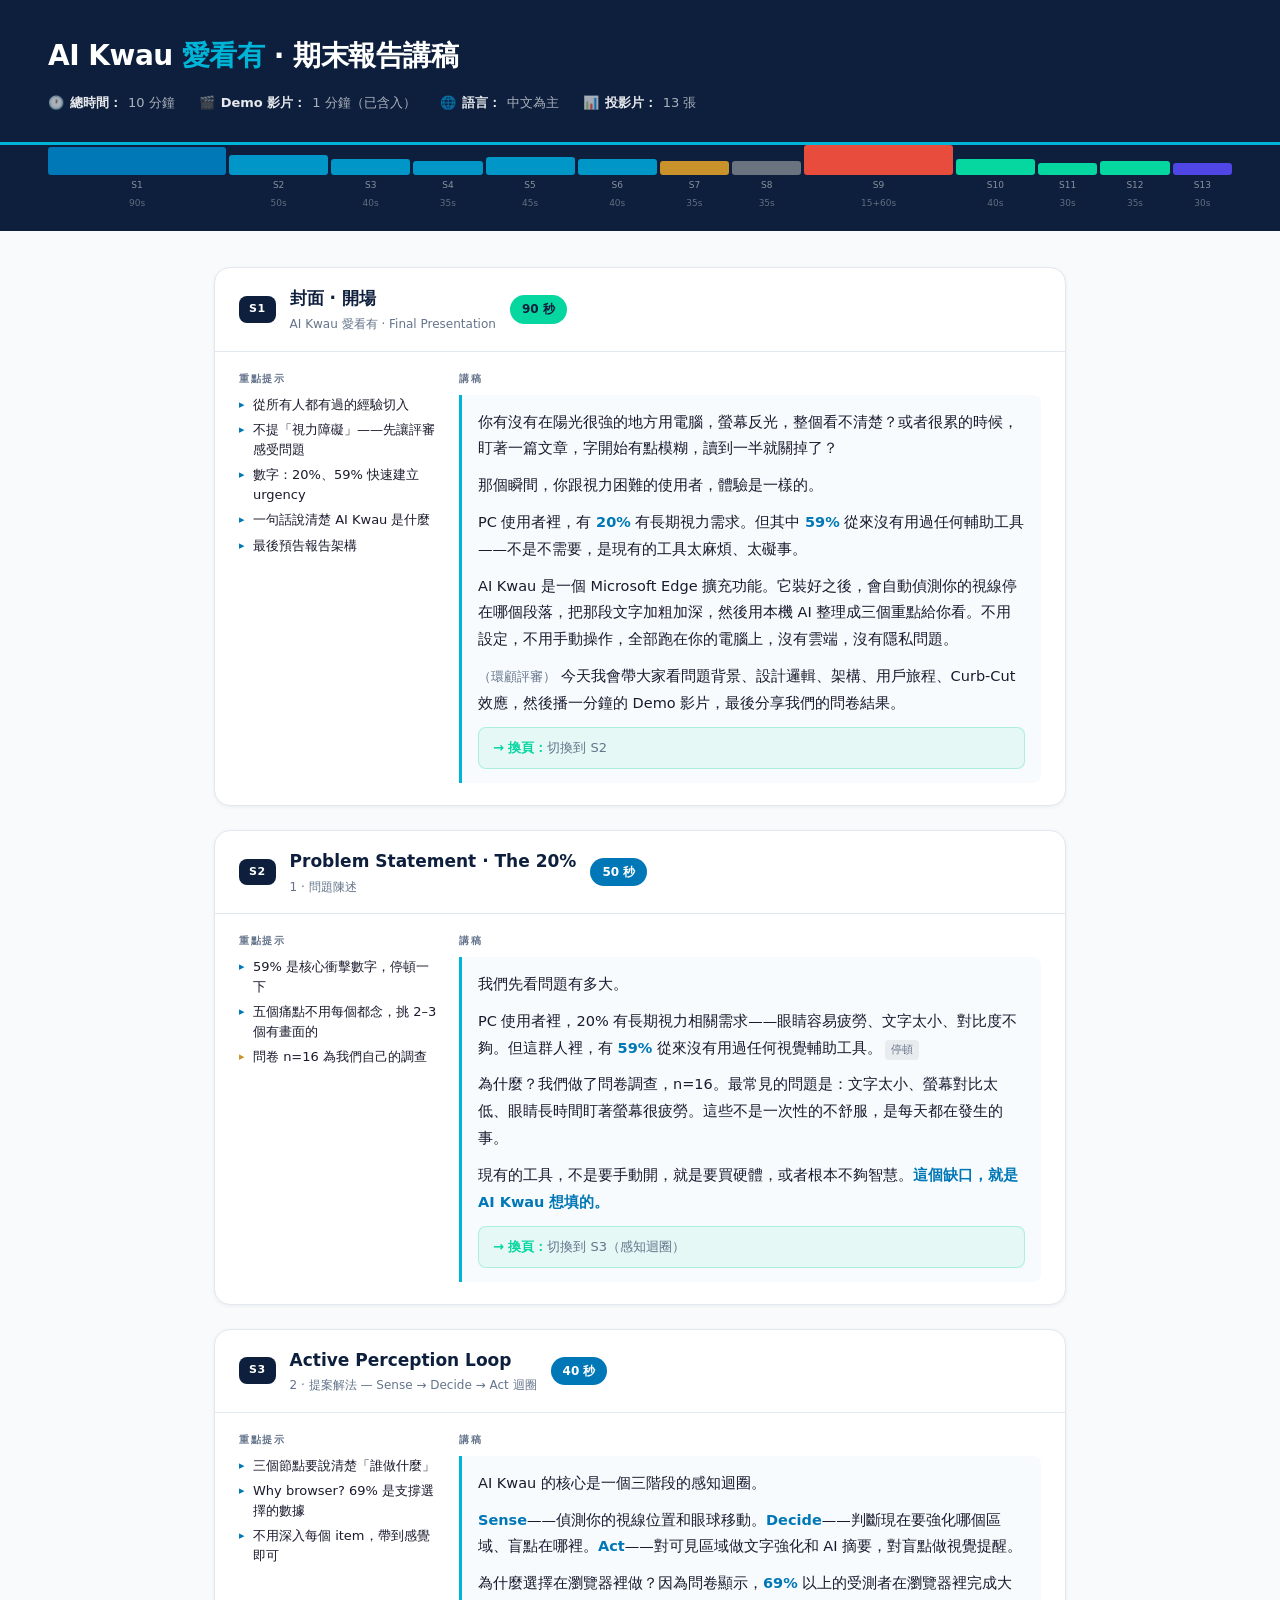
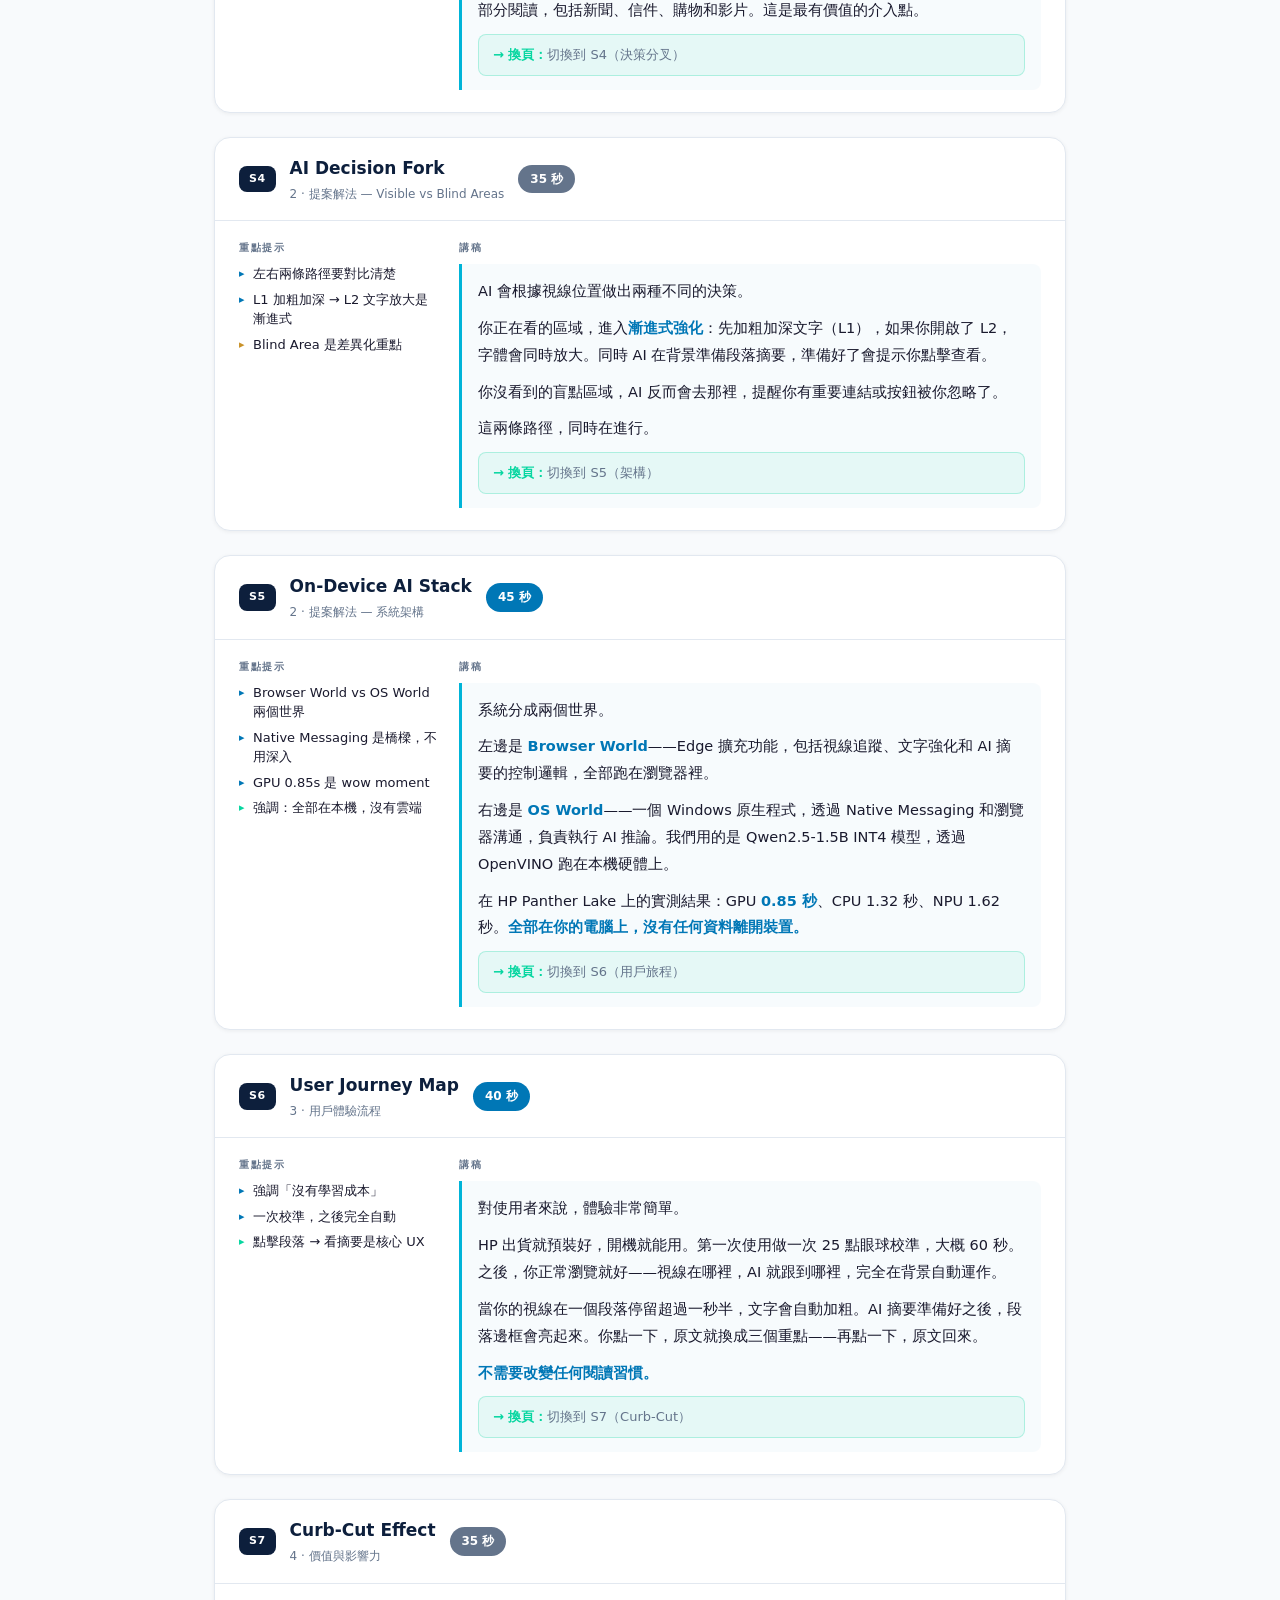
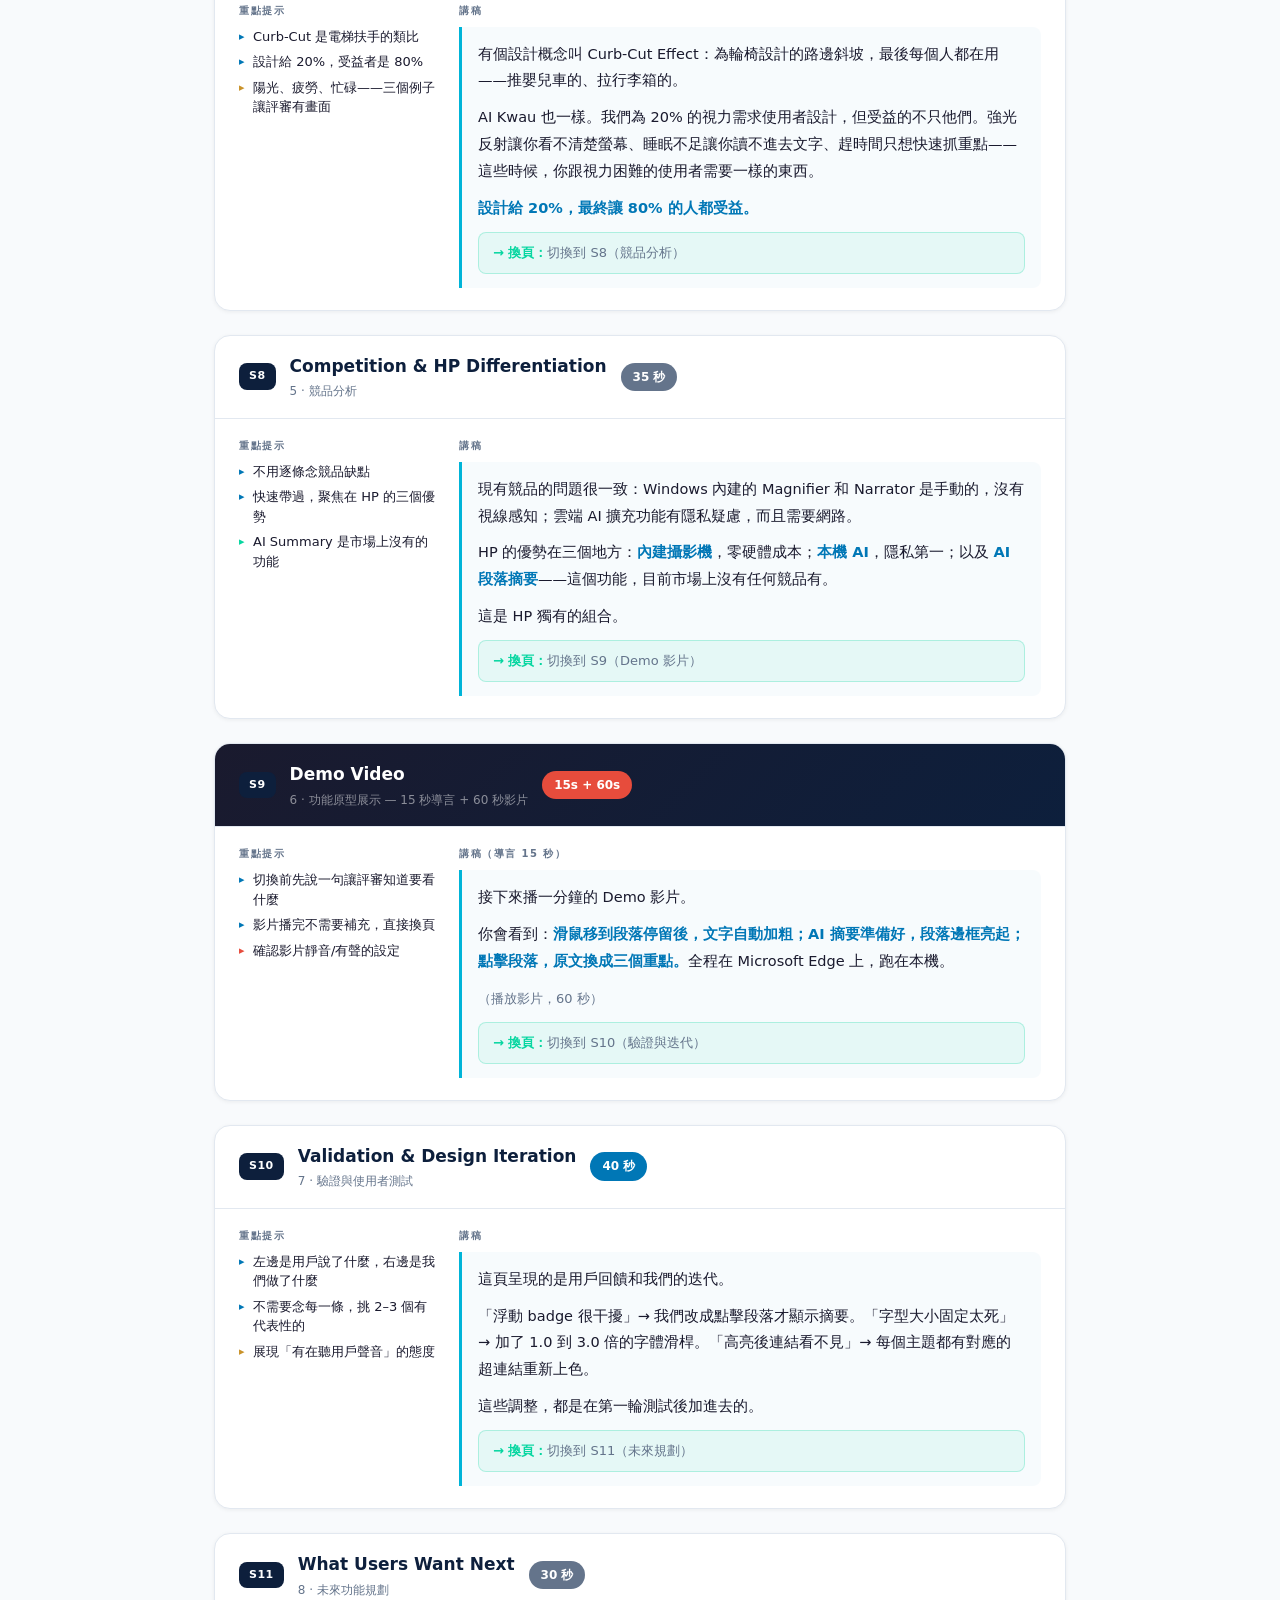
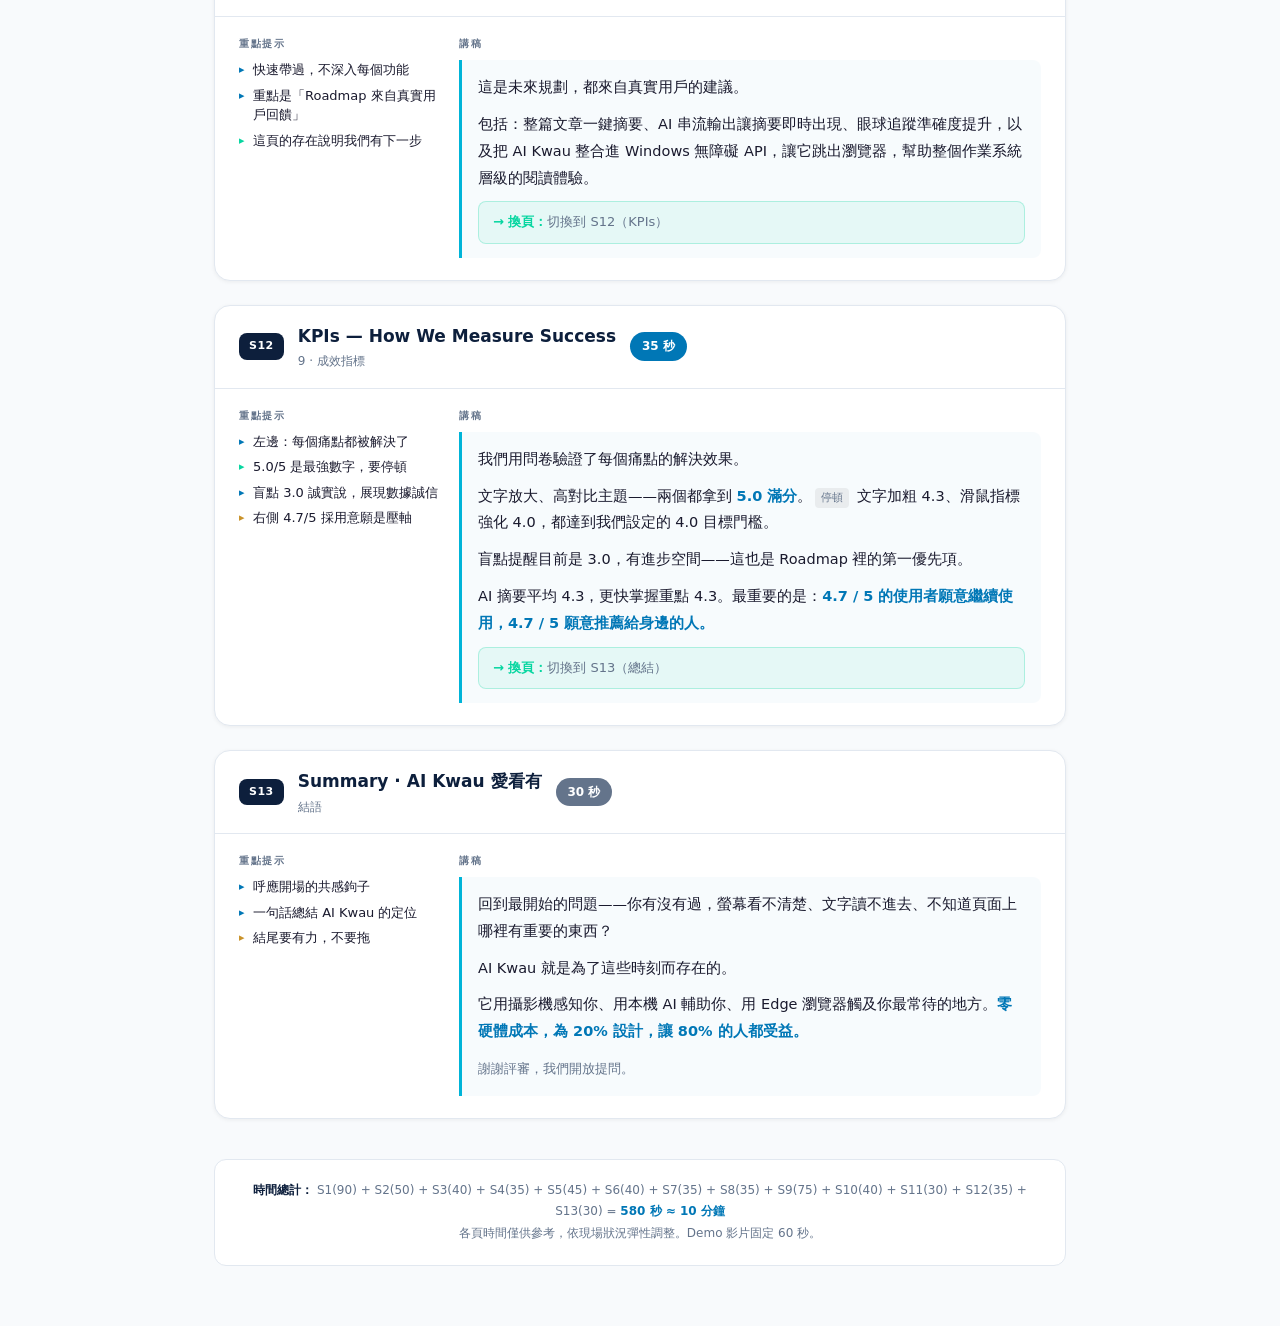
<file: doc/script.html>
<!DOCTYPE html>
<html lang="zh-TW">
<head>
<meta charset="UTF-8">
<meta name="viewport" content="width=device-width, initial-scale=1.0">
<title>AI Kwau · 報告講稿</title>
<style>
:root{
  --navy:#0d1f3c;--accent:#0077b6;--cyan:#00b4d8;
  --green:#06d6a0;--gold:#c9922a;--red:#e74c3c;
  --bg:#f8fafc;--card:#fff;--text:#1a1a2e;--muted:#64748b;
  --border:#e2e8f0;
}
*{box-sizing:border-box;margin:0;padding:0;}
body{font-family:'Segoe UI',system-ui,sans-serif;background:var(--bg);color:var(--text);line-height:1.7;font-size:15px;}

/* Header */
.doc-header{background:var(--navy);color:#fff;padding:32px 48px 28px;border-bottom:3px solid var(--cyan);}
.doc-header h1{font-size:28px;font-weight:800;letter-spacing:-0.5px;margin-bottom:4px;}
.doc-header h1 span{color:var(--cyan);}
.doc-meta{display:flex;gap:24px;margin-top:12px;flex-wrap:wrap;}
.doc-meta-item{display:flex;align-items:center;gap:6px;font-size:13px;color:rgba(255,255,255,.65);}
.doc-meta-item strong{color:rgba(255,255,255,.9);}

/* Time budget bar */
.time-bar{background:var(--navy);padding:0 48px 20px;display:flex;gap:3px;align-items:flex-end;}
.tb-seg{display:flex;flex-direction:column;align-items:center;gap:3px;}
.tb-block{border-radius:3px;width:100%;}
.tb-lbl{font-size:9px;color:rgba(255,255,255,.5);white-space:nowrap;text-align:center;}
.tb-sec{font-size:9px;color:rgba(255,255,255,.35);text-align:center;}

/* Content */
.doc-body{max-width:900px;margin:0 auto;padding:36px 24px 60px;}

/* Slide card */
.slide-card{background:var(--card);border:1px solid var(--border);border-radius:16px;margin-bottom:24px;overflow:hidden;box-shadow:0 1px 4px rgba(0,0,0,.06);}
.slide-head{display:flex;align-items:center;gap:14px;padding:16px 24px;border-bottom:1px solid var(--border);}
.slide-num{font-size:11px;font-weight:700;color:#fff;background:var(--navy);border-radius:8px;padding:4px 10px;flex-shrink:0;letter-spacing:.5px;}
.slide-title-txt{font-size:17px;font-weight:700;color:var(--navy);flex:1;}
.slide-sub-txt{font-size:12px;color:var(--muted);font-weight:400;display:block;margin-top:1px;}
.time-badge{font-size:12px;font-weight:700;color:#fff;padding:4px 12px;border-radius:20px;flex-shrink:0;white-space:nowrap;}
.time-badge.t-normal{background:var(--accent);}
.time-badge.t-long{background:var(--green);color:var(--navy);}
.time-badge.t-short{background:var(--muted);}
.time-badge.t-demo{background:var(--red);}

.slide-body{padding:18px 24px 22px;display:grid;grid-template-columns:200px 1fr;gap:20px;}
@media(max-width:640px){.slide-body{grid-template-columns:1fr;}}

/* Key points */
.kp-col{}
.kp-label{font-size:10px;font-weight:700;letter-spacing:1.5px;text-transform:uppercase;color:var(--muted);margin-bottom:8px;}
.kp-list{list-style:none;display:flex;flex-direction:column;gap:6px;}
.kp-list li{font-size:13px;color:var(--text);line-height:1.5;padding-left:14px;position:relative;}
.kp-list li::before{content:'▸';position:absolute;left:0;color:var(--accent);font-size:11px;top:2px;}
.kp-list li.gold::before{color:var(--gold);}
.kp-list li.green::before{color:var(--green);}
.kp-list li.red::before{color:var(--red);}

/* Script */
.script-col{}
.script-label{font-size:10px;font-weight:700;letter-spacing:1.5px;text-transform:uppercase;color:var(--muted);margin-bottom:8px;}
.script-text{font-size:14.5px;color:var(--text);line-height:1.85;background:rgba(0,119,182,.03);border-left:3px solid var(--cyan);border-radius:0 8px 8px 0;padding:14px 16px;}
.script-text p{margin-bottom:10px;}
.script-text p:last-child{margin-bottom:0;}
.script-text em{color:var(--muted);font-style:normal;font-size:13px;}
.script-text strong{color:var(--accent);}
.script-text .pause{display:inline-block;background:rgba(0,0,0,.06);border-radius:4px;padding:0 6px;font-size:11px;color:var(--muted);margin:0 3px;}
.transition{margin-top:10px;padding:8px 14px;background:rgba(6,214,160,.07);border:1px solid rgba(6,214,160,.25);border-radius:8px;font-size:13px;color:var(--muted);}
.transition::before{content:'→ 換頁：';font-weight:700;color:var(--green);}

/* Special: demo card */
.demo-card .slide-head{background:linear-gradient(135deg,#1a1a2e,#0d1f3c);}
.demo-card .slide-title-txt{color:#fff;}
.demo-card .slide-sub-txt{color:rgba(255,255,255,.55);}
</style>
</head>
<body>

<div class="doc-header">
  <h1>AI Kwau <span>愛看有</span> · 期末報告講稿</h1>
  <div class="doc-meta">
    <div class="doc-meta-item">🕐 <strong>總時間：</strong>10 分鐘</div>
    <div class="doc-meta-item">🎬 <strong>Demo 影片：</strong>1 分鐘（已含入）</div>
    <div class="doc-meta-item">🌐 <strong>語言：</strong>中文為主</div>
    <div class="doc-meta-item">📊 <strong>投影片：</strong>13 張</div>
  </div>
</div>

<div class="time-bar" title="時間分配視覺化">
  <!-- S1 90s -->
  <div class="tb-seg" style="flex:90;"><div class="tb-block" style="height:28px;background:var(--accent);"></div><div class="tb-lbl">S1</div><div class="tb-sec">90s</div></div>
  <!-- S2 50s -->
  <div class="tb-seg" style="flex:50;"><div class="tb-block" style="height:20px;background:#0096c7;"></div><div class="tb-lbl">S2</div><div class="tb-sec">50s</div></div>
  <!-- S3 40s -->
  <div class="tb-seg" style="flex:40;"><div class="tb-block" style="height:16px;background:#0096c7;"></div><div class="tb-lbl">S3</div><div class="tb-sec">40s</div></div>
  <!-- S4 35s -->
  <div class="tb-seg" style="flex:35;"><div class="tb-block" style="height:14px;background:#0096c7;"></div><div class="tb-lbl">S4</div><div class="tb-sec">35s</div></div>
  <!-- S5 45s -->
  <div class="tb-seg" style="flex:45;"><div class="tb-block" style="height:18px;background:#0096c7;"></div><div class="tb-lbl">S5</div><div class="tb-sec">45s</div></div>
  <!-- S6 40s -->
  <div class="tb-seg" style="flex:40;"><div class="tb-block" style="height:16px;background:#0096c7;"></div><div class="tb-lbl">S6</div><div class="tb-sec">40s</div></div>
  <!-- S7 35s -->
  <div class="tb-seg" style="flex:35;"><div class="tb-block" style="height:14px;background:var(--gold);"></div><div class="tb-lbl">S7</div><div class="tb-sec">35s</div></div>
  <!-- S8 35s -->
  <div class="tb-seg" style="flex:35;"><div class="tb-block" style="height:14px;background:#6b7280;"></div><div class="tb-lbl">S8</div><div class="tb-sec">35s</div></div>
  <!-- S9 Demo 75s -->
  <div class="tb-seg" style="flex:75;"><div class="tb-block" style="height:30px;background:var(--red);"></div><div class="tb-lbl">S9</div><div class="tb-sec">15+60s</div></div>
  <!-- S10 40s -->
  <div class="tb-seg" style="flex:40;"><div class="tb-block" style="height:16px;background:var(--green);"></div><div class="tb-lbl">S10</div><div class="tb-sec">40s</div></div>
  <!-- S11 30s -->
  <div class="tb-seg" style="flex:30;"><div class="tb-block" style="height:12px;background:var(--green);"></div><div class="tb-lbl">S11</div><div class="tb-sec">30s</div></div>
  <!-- S12 35s -->
  <div class="tb-seg" style="flex:35;"><div class="tb-block" style="height:14px;background:var(--green);"></div><div class="tb-lbl">S12</div><div class="tb-sec">35s</div></div>
  <!-- S13 30s -->
  <div class="tb-seg" style="flex:30;"><div class="tb-block" style="height:12px;background:#4f46e5;"></div><div class="tb-lbl">S13</div><div class="tb-sec">30s</div></div>
</div>

<div class="doc-body">

<!-- ===== S1 ===== -->
<div class="slide-card">
  <div class="slide-head">
    <div class="slide-num">S1</div>
    <div>
      <div class="slide-title-txt">封面 · 開場</div>
      <span class="slide-sub-txt">AI Kwau 愛看有 · Final Presentation</span>
    </div>
    <div class="time-badge t-long">90 秒</div>
  </div>
  <div class="slide-body">
    <div class="kp-col">
      <div class="kp-label">重點提示</div>
      <ul class="kp-list">
        <li>從所有人都有過的經驗切入</li>
        <li>不提「視力障礙」——先讓評審感受問題</li>
        <li>數字：20%、59% 快速建立urgency</li>
        <li>一句話說清楚 AI Kwau 是什麼</li>
        <li>最後預告報告架構</li>
      </ul>
    </div>
    <div class="script-col">
      <div class="script-label">講稿</div>
      <div class="script-text">
        <p>你有沒有在陽光很強的地方用電腦，螢幕反光，整個看不清楚？或者很累的時候，盯著一篇文章，字開始有點模糊，讀到一半就關掉了？</p>
        <p>那個瞬間，你跟視力困難的使用者，體驗是一樣的。</p>
        <p>PC 使用者裡，有 <strong>20%</strong> 有長期視力需求。但其中 <strong>59%</strong> 從來沒有用過任何輔助工具——不是不需要，是現有的工具太麻煩、太礙事。</p>
        <p>AI Kwau 是一個 Microsoft Edge 擴充功能。它裝好之後，會自動偵測你的視線停在哪個段落，把那段文字加粗加深，然後用本機 AI 整理成三個重點給你看。不用設定，不用手動操作，全部跑在你的電腦上，沒有雲端，沒有隱私問題。</p>
        <p><em>（環顧評審）</em> 今天我會帶大家看問題背景、設計邏輯、架構、用戶旅程、Curb-Cut 效應，然後播一分鐘的 Demo 影片，最後分享我們的問卷結果。</p>
        <div class="transition">切換到 S2</div>
      </div>
    </div>
  </div>
</div>

<!-- ===== S2 ===== -->
<div class="slide-card">
  <div class="slide-head">
    <div class="slide-num">S2</div>
    <div>
      <div class="slide-title-txt">Problem Statement · The 20%</div>
      <span class="slide-sub-txt">1 · 問題陳述</span>
    </div>
    <div class="time-badge t-normal">50 秒</div>
  </div>
  <div class="slide-body">
    <div class="kp-col">
      <div class="kp-label">重點提示</div>
      <ul class="kp-list">
        <li>59% 是核心衝擊數字，停頓一下</li>
        <li>五個痛點不用每個都念，挑 2–3 個有畫面的</li>
        <li class="gold">問卷 n=16 為我們自己的調查</li>
      </ul>
    </div>
    <div class="script-col">
      <div class="script-label">講稿</div>
      <div class="script-text">
        <p>我們先看問題有多大。</p>
        <p>PC 使用者裡，20% 有長期視力相關需求——眼睛容易疲勞、文字太小、對比度不夠。但這群人裡，有 <strong>59%</strong> 從來沒有用過任何視覺輔助工具。<span class="pause">停頓</span></p>
        <p>為什麼？我們做了問卷調查，n=16。最常見的問題是：文字太小、螢幕對比太低、眼睛長時間盯著螢幕很疲勞。這些不是一次性的不舒服，是每天都在發生的事。</p>
        <p>現有的工具，不是要手動開，就是要買硬體，或者根本不夠智慧。<strong>這個缺口，就是 AI Kwau 想填的。</strong></p>
        <div class="transition">切換到 S3（感知迴圈）</div>
      </div>
    </div>
  </div>
</div>

<!-- ===== S3 ===== -->
<div class="slide-card">
  <div class="slide-head">
    <div class="slide-num">S3</div>
    <div>
      <div class="slide-title-txt">Active Perception Loop</div>
      <span class="slide-sub-txt">2 · 提案解法 — Sense → Decide → Act 迴圈</span>
    </div>
    <div class="time-badge t-normal">40 秒</div>
  </div>
  <div class="slide-body">
    <div class="kp-col">
      <div class="kp-label">重點提示</div>
      <ul class="kp-list">
        <li>三個節點要說清楚「誰做什麼」</li>
        <li>Why browser? 69% 是支撐選擇的數據</li>
        <li>不用深入每個 item，帶到感覺即可</li>
      </ul>
    </div>
    <div class="script-col">
      <div class="script-label">講稿</div>
      <div class="script-text">
        <p>AI Kwau 的核心是一個三階段的感知迴圈。</p>
        <p><strong>Sense</strong>——偵測你的視線位置和眼球移動。<strong>Decide</strong>——判斷現在要強化哪個區域、盲點在哪裡。<strong>Act</strong>——對可見區域做文字強化和 AI 摘要，對盲點做視覺提醒。</p>
        <p>為什麼選擇在瀏覽器裡做？因為問卷顯示，<strong>69%</strong> 以上的受測者在瀏覽器裡完成大部分閱讀，包括新聞、信件、購物和影片。這是最有價值的介入點。</p>
        <div class="transition">切換到 S4（決策分叉）</div>
      </div>
    </div>
  </div>
</div>

<!-- ===== S4 ===== -->
<div class="slide-card">
  <div class="slide-head">
    <div class="slide-num">S4</div>
    <div>
      <div class="slide-title-txt">AI Decision Fork</div>
      <span class="slide-sub-txt">2 · 提案解法 — Visible vs Blind Areas</span>
    </div>
    <div class="time-badge t-short">35 秒</div>
  </div>
  <div class="slide-body">
    <div class="kp-col">
      <div class="kp-label">重點提示</div>
      <ul class="kp-list">
        <li>左右兩條路徑要對比清楚</li>
        <li>L1 加粗加深 → L2 文字放大是漸進式</li>
        <li class="gold">Blind Area 是差異化重點</li>
      </ul>
    </div>
    <div class="script-col">
      <div class="script-label">講稿</div>
      <div class="script-text">
        <p>AI 會根據視線位置做出兩種不同的決策。</p>
        <p>你正在看的區域，進入<strong>漸進式強化</strong>：先加粗加深文字（L1），如果你開啟了 L2，字體會同時放大。同時 AI 在背景準備段落摘要，準備好了會提示你點擊查看。</p>
        <p>你沒看到的盲點區域，AI 反而會去那裡，提醒你有重要連結或按鈕被你忽略了。</p>
        <p>這兩條路徑，同時在進行。</p>
        <div class="transition">切換到 S5（架構）</div>
      </div>
    </div>
  </div>
</div>

<!-- ===== S5 ===== -->
<div class="slide-card">
  <div class="slide-head">
    <div class="slide-num">S5</div>
    <div>
      <div class="slide-title-txt">On-Device AI Stack</div>
      <span class="slide-sub-txt">2 · 提案解法 — 系統架構</span>
    </div>
    <div class="time-badge t-normal">45 秒</div>
  </div>
  <div class="slide-body">
    <div class="kp-col">
      <div class="kp-label">重點提示</div>
      <ul class="kp-list">
        <li>Browser World vs OS World 兩個世界</li>
        <li>Native Messaging 是橋樑，不用深入</li>
        <li>GPU 0.85s 是 wow moment</li>
        <li class="green">強調：全部在本機，沒有雲端</li>
      </ul>
    </div>
    <div class="script-col">
      <div class="script-label">講稿</div>
      <div class="script-text">
        <p>系統分成兩個世界。</p>
        <p>左邊是 <strong>Browser World</strong>——Edge 擴充功能，包括視線追蹤、文字強化和 AI 摘要的控制邏輯，全部跑在瀏覽器裡。</p>
        <p>右邊是 <strong>OS World</strong>——一個 Windows 原生程式，透過 Native Messaging 和瀏覽器溝通，負責執行 AI 推論。我們用的是 Qwen2.5-1.5B INT4 模型，透過 OpenVINO 跑在本機硬體上。</p>
        <p>在 HP Panther Lake 上的實測結果：GPU <strong>0.85 秒</strong>、CPU 1.32 秒、NPU 1.62 秒。<strong>全部在你的電腦上，沒有任何資料離開裝置。</strong></p>
        <div class="transition">切換到 S6（用戶旅程）</div>
      </div>
    </div>
  </div>
</div>

<!-- ===== S6 ===== -->
<div class="slide-card">
  <div class="slide-head">
    <div class="slide-num">S6</div>
    <div>
      <div class="slide-title-txt">User Journey Map</div>
      <span class="slide-sub-txt">3 · 用戶體驗流程</span>
    </div>
    <div class="time-badge t-normal">40 秒</div>
  </div>
  <div class="slide-body">
    <div class="kp-col">
      <div class="kp-label">重點提示</div>
      <ul class="kp-list">
        <li>強調「沒有學習成本」</li>
        <li>一次校準，之後完全自動</li>
        <li class="green">點擊段落 → 看摘要是核心 UX</li>
      </ul>
    </div>
    <div class="script-col">
      <div class="script-label">講稿</div>
      <div class="script-text">
        <p>對使用者來說，體驗非常簡單。</p>
        <p>HP 出貨就預裝好，開機就能用。第一次使用做一次 25 點眼球校準，大概 60 秒。之後，你正常瀏覽就好——視線在哪裡，AI 就跟到哪裡，完全在背景自動運作。</p>
        <p>當你的視線在一個段落停留超過一秒半，文字會自動加粗。AI 摘要準備好之後，段落邊框會亮起來。你點一下，原文就換成三個重點——再點一下，原文回來。</p>
        <p><strong>不需要改變任何閱讀習慣。</strong></p>
        <div class="transition">切換到 S7（Curb-Cut）</div>
      </div>
    </div>
  </div>
</div>

<!-- ===== S7 ===== -->
<div class="slide-card">
  <div class="slide-head">
    <div class="slide-num">S7</div>
    <div>
      <div class="slide-title-txt">Curb-Cut Effect</div>
      <span class="slide-sub-txt">4 · 價值與影響力</span>
    </div>
    <div class="time-badge t-short">35 秒</div>
  </div>
  <div class="slide-body">
    <div class="kp-col">
      <div class="kp-label">重點提示</div>
      <ul class="kp-list">
        <li>Curb-Cut 是電梯扶手的類比</li>
        <li>設計給 20%，受益者是 80%</li>
        <li class="gold">陽光、疲勞、忙碌——三個例子讓評審有畫面</li>
      </ul>
    </div>
    <div class="script-col">
      <div class="script-label">講稿</div>
      <div class="script-text">
        <p>有個設計概念叫 Curb-Cut Effect：為輪椅設計的路邊斜坡，最後每個人都在用——推嬰兒車的、拉行李箱的。</p>
        <p>AI Kwau 也一樣。我們為 20% 的視力需求使用者設計，但受益的不只他們。強光反射讓你看不清楚螢幕、睡眠不足讓你讀不進去文字、趕時間只想快速抓重點——這些時候，你跟視力困難的使用者需要一樣的東西。</p>
        <p><strong>設計給 20%，最終讓 80% 的人都受益。</strong></p>
        <div class="transition">切換到 S8（競品分析）</div>
      </div>
    </div>
  </div>
</div>

<!-- ===== S8 ===== -->
<div class="slide-card">
  <div class="slide-head">
    <div class="slide-num">S8</div>
    <div>
      <div class="slide-title-txt">Competition &amp; HP Differentiation</div>
      <span class="slide-sub-txt">5 · 競品分析</span>
    </div>
    <div class="time-badge t-short">35 秒</div>
  </div>
  <div class="slide-body">
    <div class="kp-col">
      <div class="kp-label">重點提示</div>
      <ul class="kp-list">
        <li>不用逐條念競品缺點</li>
        <li>快速帶過，聚焦在 HP 的三個優勢</li>
        <li class="green">AI Summary 是市場上沒有的功能</li>
      </ul>
    </div>
    <div class="script-col">
      <div class="script-label">講稿</div>
      <div class="script-text">
        <p>現有競品的問題很一致：Windows 內建的 Magnifier 和 Narrator 是手動的，沒有視線感知；雲端 AI 擴充功能有隱私疑慮，而且需要網路。</p>
        <p>HP 的優勢在三個地方：<strong>內建攝影機</strong>，零硬體成本；<strong>本機 AI</strong>，隱私第一；以及 <strong>AI 段落摘要</strong>——這個功能，目前市場上沒有任何競品有。</p>
        <p>這是 HP 獨有的組合。</p>
        <div class="transition">切換到 S9（Demo 影片）</div>
      </div>
    </div>
  </div>
</div>

<!-- ===== S9 ===== -->
<div class="slide-card demo-card">
  <div class="slide-head">
    <div class="slide-num">S9</div>
    <div>
      <div class="slide-title-txt">Demo Video</div>
      <span class="slide-sub-txt" style="color:rgba(255,255,255,.5);">6 · 功能原型展示 — 15 秒導言 + 60 秒影片</span>
    </div>
    <div class="time-badge t-demo">15s + 60s</div>
  </div>
  <div class="slide-body">
    <div class="kp-col">
      <div class="kp-label">重點提示</div>
      <ul class="kp-list">
        <li>切換前先說一句讓評審知道要看什麼</li>
        <li>影片播完不需要補充，直接換頁</li>
        <li class="red">確認影片靜音/有聲的設定</li>
      </ul>
    </div>
    <div class="script-col">
      <div class="script-label">講稿（導言 15 秒）</div>
      <div class="script-text">
        <p>接下來播一分鐘的 Demo 影片。</p>
        <p>你會看到：<strong>滑鼠移到段落停留後，文字自動加粗；AI 摘要準備好，段落邊框亮起；點擊段落，原文換成三個重點。</strong>全程在 Microsoft Edge 上，跑在本機。</p>
        <p><em>（播放影片，60 秒）</em></p>
        <div class="transition">切換到 S10（驗證與迭代）</div>
      </div>
    </div>
  </div>
</div>

<!-- ===== S10 ===== -->
<div class="slide-card">
  <div class="slide-head">
    <div class="slide-num">S10</div>
    <div>
      <div class="slide-title-txt">Validation &amp; Design Iteration</div>
      <span class="slide-sub-txt">7 · 驗證與使用者測試</span>
    </div>
    <div class="time-badge t-normal">40 秒</div>
  </div>
  <div class="slide-body">
    <div class="kp-col">
      <div class="kp-label">重點提示</div>
      <ul class="kp-list">
        <li>左邊是用戶說了什麼，右邊是我們做了什麼</li>
        <li>不需要念每一條，挑 2–3 個有代表性的</li>
        <li class="gold">展現「有在聽用戶聲音」的態度</li>
      </ul>
    </div>
    <div class="script-col">
      <div class="script-label">講稿</div>
      <div class="script-text">
        <p>這頁呈現的是用戶回饋和我們的迭代。</p>
        <p>「浮動 badge 很干擾」→ 我們改成點擊段落才顯示摘要。「字型大小固定太死」→ 加了 1.0 到 3.0 倍的字體滑桿。「高亮後連結看不見」→ 每個主題都有對應的超連結重新上色。</p>
        <p>這些調整，都是在第一輪測試後加進去的。</p>
        <div class="transition">切換到 S11（未來規劃）</div>
      </div>
    </div>
  </div>
</div>

<!-- ===== S11 ===== -->
<div class="slide-card">
  <div class="slide-head">
    <div class="slide-num">S11</div>
    <div>
      <div class="slide-title-txt">What Users Want Next</div>
      <span class="slide-sub-txt">8 · 未來功能規劃</span>
    </div>
    <div class="time-badge t-short">30 秒</div>
  </div>
  <div class="slide-body">
    <div class="kp-col">
      <div class="kp-label">重點提示</div>
      <ul class="kp-list">
        <li>快速帶過，不深入每個功能</li>
        <li>重點是「Roadmap 來自真實用戶回饋」</li>
        <li class="green">這頁的存在說明我們有下一步</li>
      </ul>
    </div>
    <div class="script-col">
      <div class="script-label">講稿</div>
      <div class="script-text">
        <p>這是未來規劃，都來自真實用戶的建議。</p>
        <p>包括：整篇文章一鍵摘要、AI 串流輸出讓摘要即時出現、眼球追蹤準確度提升，以及把 AI Kwau 整合進 Windows 無障礙 API，讓它跳出瀏覽器，幫助整個作業系統層級的閱讀體驗。</p>
        <div class="transition">切換到 S12（KPIs）</div>
      </div>
    </div>
  </div>
</div>

<!-- ===== S12 ===== -->
<div class="slide-card">
  <div class="slide-head">
    <div class="slide-num">S12</div>
    <div>
      <div class="slide-title-txt">KPIs — How We Measure Success</div>
      <span class="slide-sub-txt">9 · 成效指標</span>
    </div>
    <div class="time-badge t-normal">35 秒</div>
  </div>
  <div class="slide-body">
    <div class="kp-col">
      <div class="kp-label">重點提示</div>
      <ul class="kp-list">
        <li>左邊：每個痛點都被解決了</li>
        <li class="green">5.0/5 是最強數字，要停頓</li>
        <li>盲點 3.0 誠實說，展現數據誠信</li>
        <li class="gold">右側 4.7/5 採用意願是壓軸</li>
      </ul>
    </div>
    <div class="script-col">
      <div class="script-label">講稿</div>
      <div class="script-text">
        <p>我們用問卷驗證了每個痛點的解決效果。</p>
        <p>文字放大、高對比主題——兩個都拿到 <strong>5.0 滿分</strong>。<span class="pause">停頓</span> 文字加粗 4.3、滑鼠指標強化 4.0，都達到我們設定的 4.0 目標門檻。</p>
        <p>盲點提醒目前是 3.0，有進步空間——這也是 Roadmap 裡的第一優先項。</p>
        <p>AI 摘要平均 4.3，更快掌握重點 4.3。最重要的是：<strong>4.7 / 5 的使用者願意繼續使用，4.7 / 5 願意推薦給身邊的人。</strong></p>
        <div class="transition">切換到 S13（總結）</div>
      </div>
    </div>
  </div>
</div>

<!-- ===== S13 ===== -->
<div class="slide-card">
  <div class="slide-head">
    <div class="slide-num">S13</div>
    <div>
      <div class="slide-title-txt">Summary · AI Kwau 愛看有</div>
      <span class="slide-sub-txt">結語</span>
    </div>
    <div class="time-badge t-short">30 秒</div>
  </div>
  <div class="slide-body">
    <div class="kp-col">
      <div class="kp-label">重點提示</div>
      <ul class="kp-list">
        <li>呼應開場的共感鉤子</li>
        <li>一句話總結 AI Kwau 的定位</li>
        <li class="gold">結尾要有力，不要拖</li>
      </ul>
    </div>
    <div class="script-col">
      <div class="script-label">講稿</div>
      <div class="script-text">
        <p>回到最開始的問題——你有沒有過，螢幕看不清楚、文字讀不進去、不知道頁面上哪裡有重要的東西？</p>
        <p>AI Kwau 就是為了這些時刻而存在的。</p>
        <p>它用攝影機感知你、用本機 AI 輔助你、用 Edge 瀏覽器觸及你最常待的地方。<strong>零硬體成本，為 20% 設計，讓 80% 的人都受益。</strong></p>
        <p><em>謝謝評審，我們開放提問。</em></p>
      </div>
    </div>
  </div>
</div>

<!-- Footer -->
<div style="margin-top:40px;padding:20px 24px;background:var(--card);border:1px solid var(--border);border-radius:12px;text-align:center;">
  <div style="font-size:12px;color:var(--muted);line-height:1.8;">
    <strong style="color:var(--navy);">時間總計：</strong>
    S1(90) + S2(50) + S3(40) + S4(35) + S5(45) + S6(40) + S7(35) + S8(35) + S9(75) + S10(40) + S11(30) + S12(35) + S13(30) = <strong style="color:var(--accent);">580 秒 ≈ 10 分鐘</strong>
    <br>各頁時間僅供參考，依現場狀況彈性調整。Demo 影片固定 60 秒。
  </div>
</div>

</div><!-- /doc-body -->
</body>
</html>
</file>
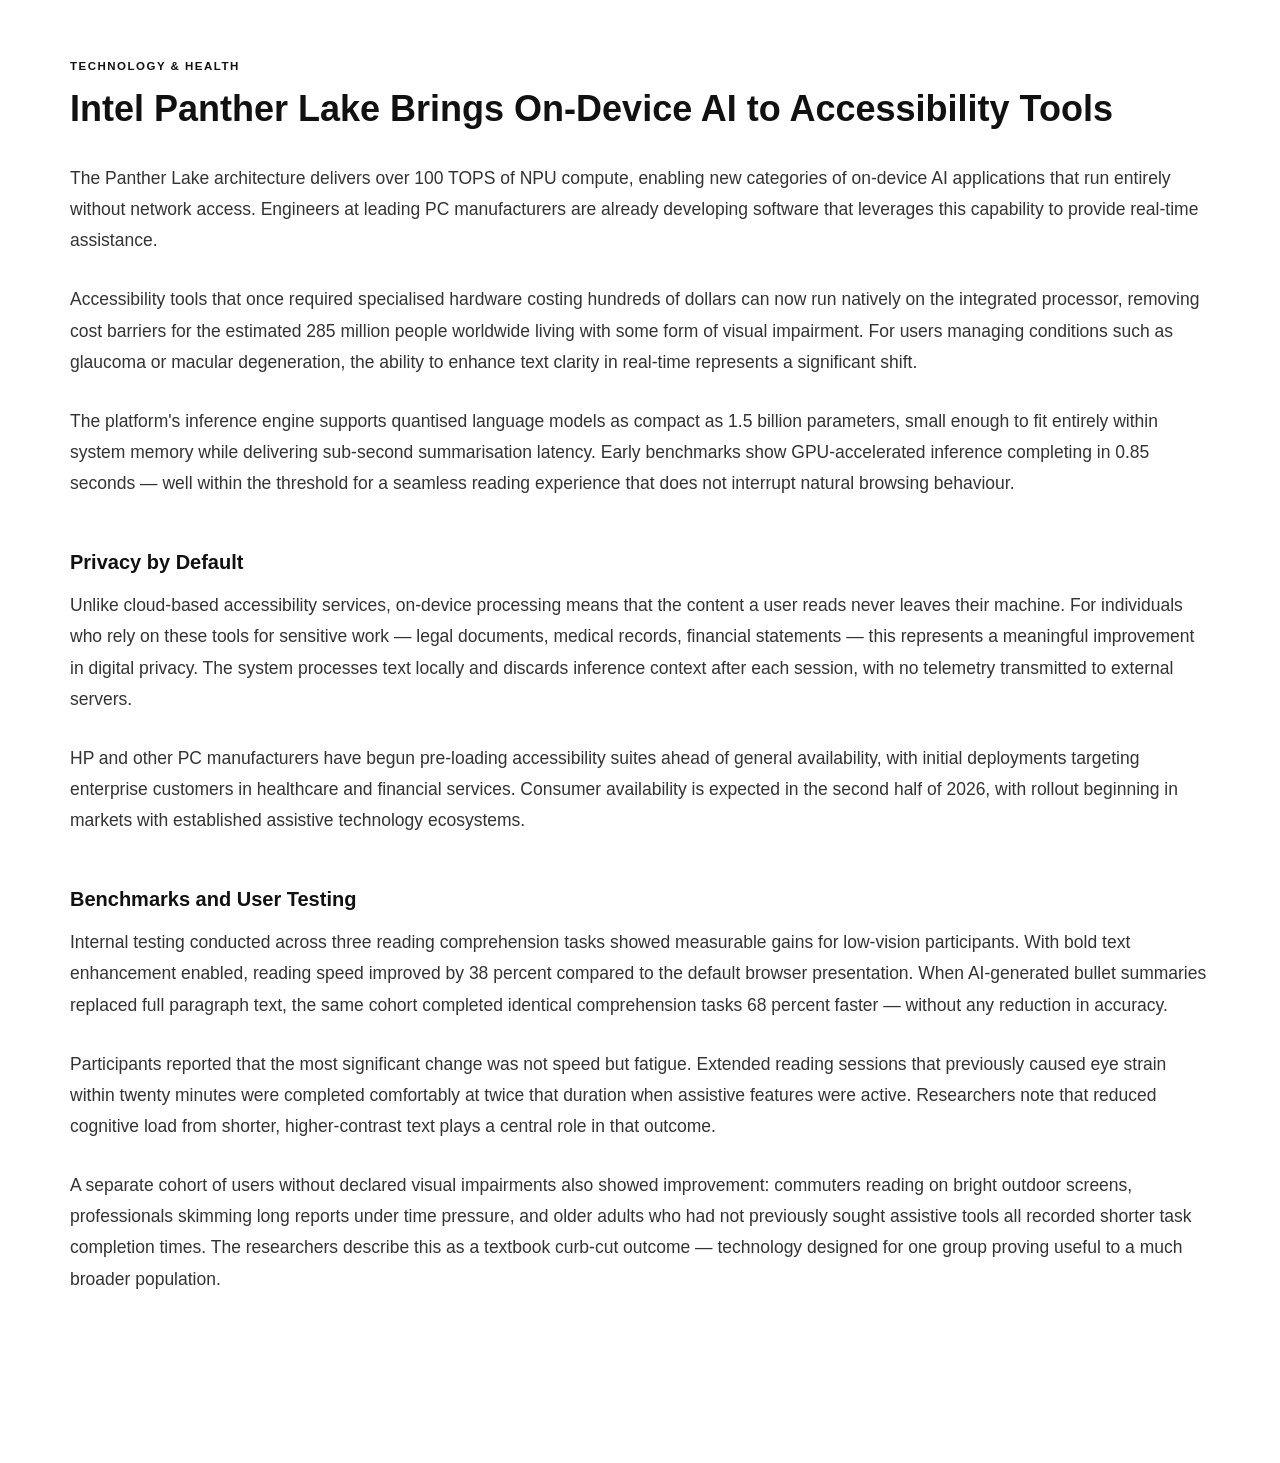
<file: final/article.html>
<!doctype html>
<html lang="en">
<head>
<meta charset="UTF-8">
<meta name="viewport" content="width=device-width, initial-scale=1.0">
<title>Intel Panther Lake Brings On-Device AI to Accessibility Tools</title>
<style>
  *, *::before, *::after { box-sizing: border-box; margin: 0; padding: 0; }

  body {
    background: #ffffff;
    color: #111111;
    font-family: -apple-system, BlinkMacSystemFont, 'Segoe UI', Helvetica, Arial, sans-serif;
    -webkit-font-smoothing: antialiased;
  }

  .article {
    padding: 60px 70px 140px;
  }

  .category {
    font-size: 11.5px;
    font-weight: 700;
    letter-spacing: 0.13em;
    text-transform: uppercase;
    color: #111;
    margin-bottom: 14px;
  }

  h1 {
    font-size: 36px;
    font-weight: 700;
    line-height: 1.25;
    color: #111;
    margin-bottom: 32px;
  }

  p {
    font-size: 17.5px;
    line-height: 1.78;
    color: #333;
    margin-bottom: 28px;
  }

  h2 {
    font-size: 20px;
    font-weight: 700;
    color: #111;
    margin: 52px 0 16px;
  }
</style>
</head>
<body>
<article class="article">

  <div class="category">Technology &amp; Health</div>

  <h1>Intel Panther Lake Brings On-Device AI to Accessibility Tools</h1>

  <p>The Panther Lake architecture delivers over 100 TOPS of NPU compute, enabling new categories of on-device AI applications that run entirely without network access. Engineers at leading PC manufacturers are already developing software that leverages this capability to provide real-time assistance.</p>

  <p>Accessibility tools that once required specialised hardware costing hundreds of dollars can now run natively on the integrated processor, removing cost barriers for the estimated 285 million people worldwide living with some form of visual impairment. For users managing conditions such as glaucoma or macular degeneration, the ability to enhance text clarity in real-time represents a significant shift.</p>

  <p>The platform's inference engine supports quantised language models as compact as 1.5 billion parameters, small enough to fit entirely within system memory while delivering sub-second summarisation latency. Early benchmarks show GPU-accelerated inference completing in 0.85 seconds — well within the threshold for a seamless reading experience that does not interrupt natural browsing behaviour.</p>

  <h2>Privacy by Default</h2>

  <p>Unlike cloud-based accessibility services, on-device processing means that the content a user reads never leaves their machine. For individuals who rely on these tools for sensitive work — legal documents, medical records, financial statements — this represents a meaningful improvement in digital privacy. The system processes text locally and discards inference context after each session, with no telemetry transmitted to external servers.</p>

  <p>HP and other PC manufacturers have begun pre-loading accessibility suites ahead of general availability, with initial deployments targeting enterprise customers in healthcare and financial services. Consumer availability is expected in the second half of 2026, with rollout beginning in markets with established assistive technology ecosystems.</p>

  <h2>Benchmarks and User Testing</h2>

  <p>Internal testing conducted across three reading comprehension tasks showed measurable gains for low-vision participants. With bold text enhancement enabled, reading speed improved by 38 percent compared to the default browser presentation. When AI-generated bullet summaries replaced full paragraph text, the same cohort completed identical comprehension tasks 68 percent faster — without any reduction in accuracy.</p>

  <p>Participants reported that the most significant change was not speed but fatigue. Extended reading sessions that previously caused eye strain within twenty minutes were completed comfortably at twice that duration when assistive features were active. Researchers note that reduced cognitive load from shorter, higher-contrast text plays a central role in that outcome.</p>

  <p>A separate cohort of users without declared visual impairments also showed improvement: commuters reading on bright outdoor screens, professionals skimming long reports under time pressure, and older adults who had not previously sought assistive tools all recorded shorter task completion times. The researchers describe this as a textbook curb-cut outcome — technology designed for one group proving useful to a much broader population.</p>

</article>
</body>
</html>
</file>
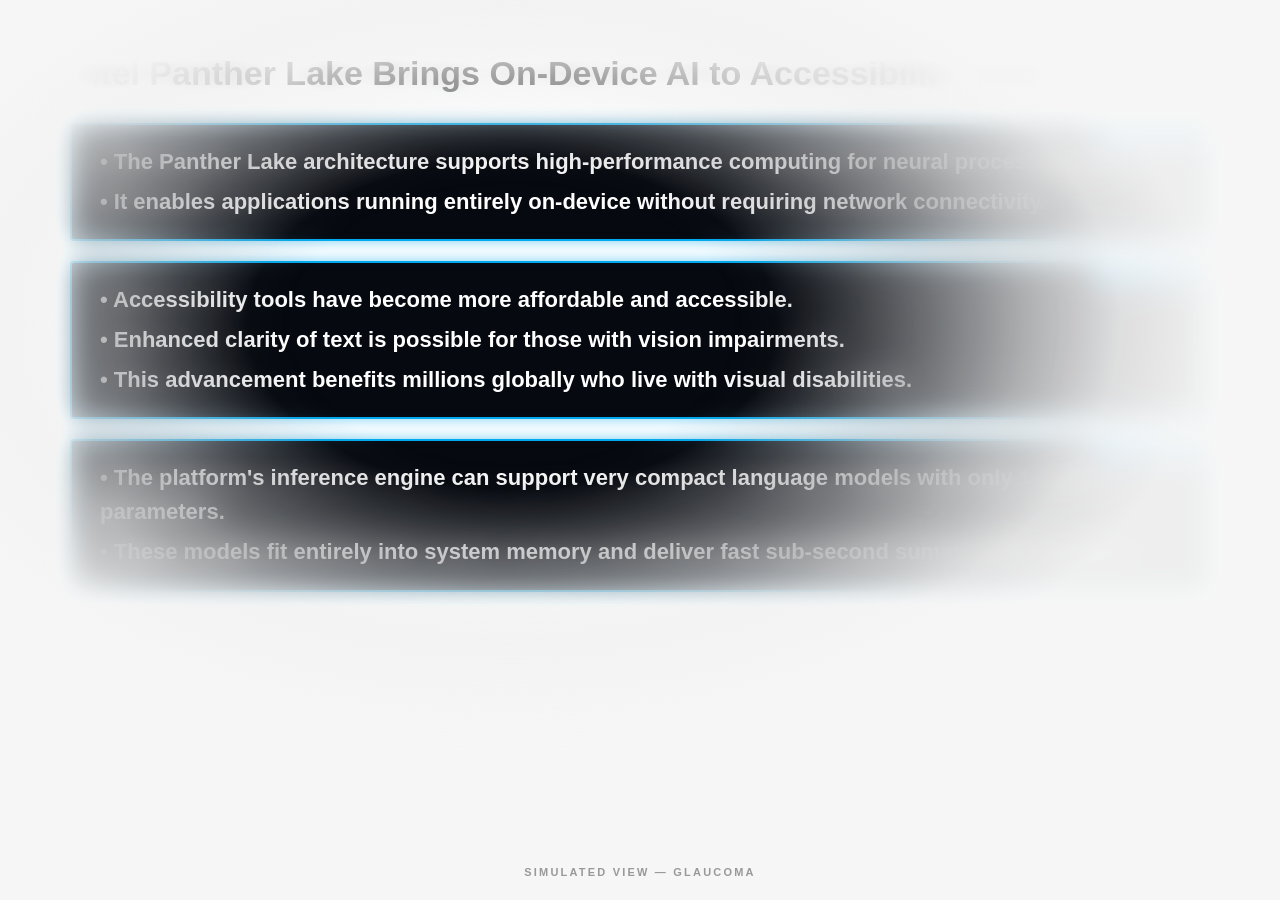
<file: final/glaucoma_demo.html>
<!doctype html>
<html lang="en">
<head>
<meta charset="UTF-8">
<meta name="viewport" content="width=device-width, initial-scale=1.0">
<title>AI-Kwau Demo — Glaucoma View</title>
<style>
  *, *::before, *::after { box-sizing: border-box; margin: 0; padding: 0; }

  body {
    background: #ffffff;
    font-family: -apple-system, BlinkMacSystemFont, 'Segoe UI', Helvetica, Arial, sans-serif;
    -webkit-font-smoothing: antialiased;
    overflow: hidden; /* keep at screen height for screenshotting */
  }

  /* ── Glaucoma peripheral blur (backdrop-filter masked to edges) ──────── */
  .gl-blur {
    position: fixed;
    inset: 0;
    z-index: 200;
    pointer-events: none;
    backdrop-filter: blur(14px) brightness(1.18);
    -webkit-backdrop-filter: blur(14px) brightness(1.18);
    /* mask: transparent at center, black at edges = blur only appears at edges */
    -webkit-mask-image: radial-gradient(
      ellipse 54% 48% at 40% 36%,
      transparent 0%,
      transparent 32%,
      rgba(0,0,0,0.25) 50%,
      rgba(0,0,0,0.70) 68%,
      black 84%
    );
    mask-image: radial-gradient(
      ellipse 54% 48% at 40% 36%,
      transparent 0%,
      transparent 32%,
      rgba(0,0,0,0.25) 50%,
      rgba(0,0,0,0.70) 68%,
      black 84%
    );
  }

  /* ── White peripheral washout (over the blur layer) ─────────────────── */
  .gl-vignette {
    position: fixed;
    inset: 0;
    z-index: 201;
    pointer-events: none;
    background: radial-gradient(
      ellipse 54% 48% at 40% 36%,
      transparent 0%,
      transparent 38%,
      rgba(232,232,232,0.38) 56%,
      rgba(238,238,238,0.72) 74%,
      rgba(244,244,244,0.91) 88%,
      rgba(246,246,246,0.97) 100%
    );
  }

  /* ── Bottom label (matching slide_02 style) ──────────────────────────── */
  .gl-label {
    position: fixed;
    bottom: 22px;
    left: 0;
    right: 0;
    text-align: center;
    font-size: 11px;
    font-weight: 600;
    letter-spacing: 0.20em;
    text-transform: uppercase;
    color: #999;
    z-index: 202;
    pointer-events: none;
  }

  /* ── Article layout ──────────────────────────────────────────────────── */
  .article {
    padding: 52px 70px 80px;
  }

  h1 {
    font-size: 34px;
    font-weight: 700;
    color: #111;
    line-height: 1.26;
    margin-bottom: 28px;
  }

  /* ── AI-Kwau summary boxes (nightsky theme: aikwau-summary-shown) ─────── */
  .aikwau-box {
    position: relative;
    background: #06090f;
    border: 2.5px solid #00aaee;
    border-radius: 4px;
    box-shadow: 0 0 14px rgba(0,170,238,0.55), inset 0 0 8px rgba(0,120,200,0.08);
    padding: 20px 24px 20px 28px;
    margin-bottom: 20px;
    color: #ffffff;
  }

  .aikwau-box p {
    font-size: 22px;
    font-weight: 700;
    line-height: 1.55;
    color: #ffffff;
    margin-bottom: 0;
  }

  .aikwau-box p + p {
    margin-top: 6px;
  }

  /* "Click to restore" button */
  .restore-btn {
    position: absolute;
    top: -1px;
    right: -1px;
    background: #0088cc;
    color: #fff;
    font-size: 12px;
    font-weight: 600;
    padding: 5px 12px;
    border-radius: 0 3px 0 8px;
    letter-spacing: 0.01em;
    cursor: default;
  }
</style>
</head>
<body>

<!-- Glaucoma effect layers -->
<div class="gl-blur"></div>
<div class="gl-vignette"></div>
<div class="gl-label">Simulated View — Glaucoma</div>

<!-- Article with AI-Kwau summaries applied -->
<article class="article">

  <h1>Intel Panther Lake Brings On-Device AI to Accessibility Tools</h1>

  <div class="aikwau-box">
    <div class="restore-btn">Click to restore</div>
    <p>• The Panther Lake architecture supports high-performance computing for neural processing units.</p>
    <p>• It enables applications running entirely on-device without requiring network connectivity.</p>
  </div>

  <div class="aikwau-box">
    <div class="restore-btn">Click to restore</div>
    <p>• Accessibility tools have become more affordable and accessible.</p>
    <p>• Enhanced clarity of text is possible for those with vision impairments.</p>
    <p>• This advancement benefits millions globally who live with visual disabilities.</p>
  </div>

  <div class="aikwau-box">
    <div class="restore-btn">Click to restore</div>
    <p>• The platform's inference engine can support very compact language models with only 1.5 billion parameters.</p>
    <p>• These models fit entirely into system memory and deliver fast sub-second summarization latency.</p>
  </div>

</article>

</body>
</html>
</file>
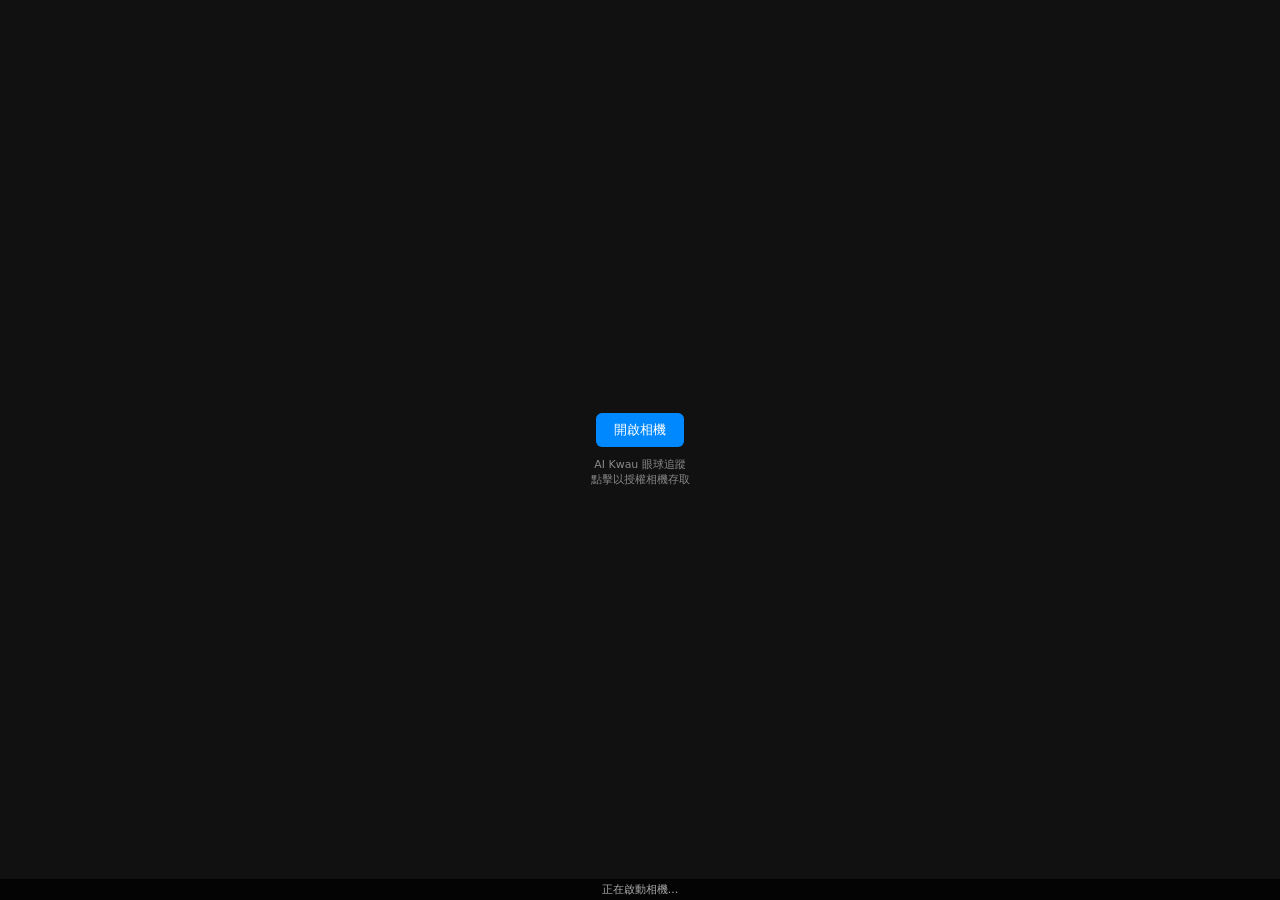
<file: poc/extension/gazetracker.html>
<!DOCTYPE html>
<html>
<head>
  <meta charset="utf-8">
  <title>AI Kwau — Gaze Tracker</title>
  <style>
    * { margin: 0; padding: 0; box-sizing: border-box; }
    body { background: #111; font-family: system-ui, sans-serif; overflow: hidden; }
    #cam { width: 240px; height: 160px; display: block; transform: scaleX(-1); }
    #status {
      position: absolute; bottom: 0; width: 100%;
      padding: 3px 6px; background: rgba(0,0,0,0.75);
      font-size: 11px; color: #aaa; text-align: center;
    }
    #startbtn {
      position: absolute; inset: 0; display: flex;
      flex-direction: column; align-items: center; justify-content: center;
      background: #111; gap: 10px;
    }
    #startbtn button {
      padding: 8px 18px; font-size: 13px; cursor: pointer;
      background: #0088ff; color: #fff; border: none; border-radius: 6px;
    }
    #startbtn p { font-size: 11px; color: #888; margin: 0; text-align: center; }
    #dot {
      position: absolute; width: 10px; height: 10px; border-radius: 50%;
      background: #0088ff; pointer-events: none; display: none;
      transform: translate(-50%, -50%);
      box-shadow: 0 0 6px rgba(0,136,255,0.8);
    }
  </style>
</head>
<body>
  <div id="startbtn">
    <button id="grantbtn">開啟相機</button>
    <p>AI Kwau 眼球追蹤<br>點擊以授權相機存取</p>
  </div>
  <video id="cam" autoplay playsinline style="display:none"></video>
  <div id="dot"></div>
  <div id="status">正在啟動相機...</div>
  <script src="mediapipe/face_mesh.js"></script>
  <script src="gazetracker.js"></script>
</body>
</html>
</file>
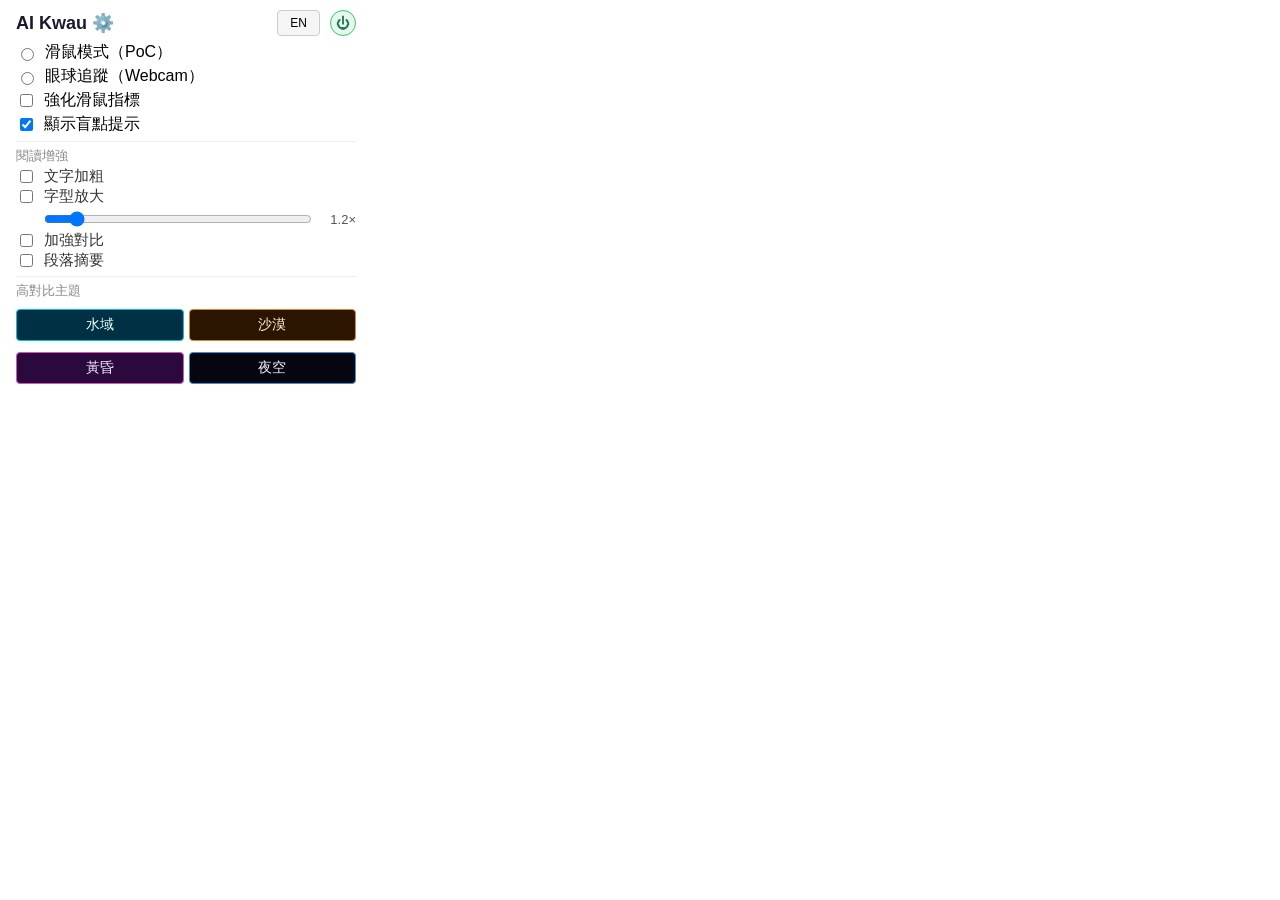
<file: poc/extension/popup.html>
<!DOCTYPE html>
<html lang="zh-TW">
<head>
  <meta charset="utf-8">
  <style>
    body { font-family: sans-serif; width: 340px; padding: 10px 16px; margin: 0; }
    h3 { margin: 0 0 6px; font-size: 18px; color: #1a1a2e; }
    label { display: flex; align-items: center; gap: 8px; margin: 3px 0; font-size: 16px; cursor: pointer; }
    button { margin-top: 6px; width: 100%; padding: 7px; font-size: 15px; cursor: pointer;
             border: 1px solid #ccc; border-radius: 4px; background: #f5f5f5; }
    button:hover { background: #e0e0e0; }
    #status { font-size: 13px; color: #666; margin-top: 3px; min-height: 1px; }

    /* Cal points segmented control */
    #calPointsOpts { display: none; margin: 5px 0 0; }
    #calPointsOpts .opts-label {
      font-size: 13px; color: #666; margin-bottom: 3px;
    }
    .seg-ctrl {
      display: flex;
      border: 1px solid #ccc;
      border-radius: 6px;
      overflow: hidden;
      font-size: 15px;
      text-align: center;
    }
    .seg-ctrl label {
      flex: 1; margin: 0; padding: 6px 6px;
      cursor: pointer; justify-content: center;
      color: #555; background: #fff;
      border-right: 1px solid #ccc;
      transition: background 0.12s, color 0.12s;
      font-size: 15px;
    }
    .seg-ctrl label:last-child { border-right: none; }
    .seg-ctrl input[type="radio"] { display: none; }
    .seg-ctrl label.selected {
      background: #eef2ff; color: #0058b0; font-weight: 600;
    }

    /* Master kill switch — compact power-button icon, lives in the header row */
    .master-toggle {
      width: 26px; height: 26px; padding: 0; margin: 0;
      border-radius: 50%; border: 1.5px solid #ccc;
      background: #f5f5f5; color: #999;
      font-size: 14px; line-height: 1; cursor: pointer;
      display: flex; align-items: center; justify-content: center; flex-shrink: 0;
      transition: background 0.15s ease, border-color 0.15s ease, color 0.15s ease;
    }
    .master-toggle.on { background: #e6f7ec; border-color: #2ecc71; color: #157347; }
    #restBody.disabled { opacity: 0.4; pointer-events: none; }

    /* Reading features section */
    .feat-sect { margin-top: 6px; border-top: 1px solid #eee; padding-top: 5px; }
    .feat-sect .sect-lbl { font-size: 13px; color: #888; margin-bottom: 2px; }
    .feat-sect label { font-size: 15px; color: #333; margin: 1px 0; }
    .l2-scale-row { display: flex; align-items: center; gap: 8px; margin: 3px 0 2px 26px; }
    .l2-scale-row input[type="range"] { flex: 1; }
    .l2-scale-row span { font-size: 13px; color: #555; width: 34px; text-align: right; flex-shrink: 0; }
    .l2-scale-row.disabled { opacity: 0.45; pointer-events: none; }

    /* HC theme button grid — each button previews its own theme's L1 colours */
    .theme-grid { display: grid; grid-template-columns: repeat(2, 1fr); gap: 5px; margin-top: 3px; }
    .theme-btn {
      font-size: 14px; padding: 6px 6px; border: 1px solid #ccc; border-radius: 4px;
      background: #fff; color: #333; cursor: pointer;
      transition: box-shadow 0.15s ease, filter 0.15s ease;
    }
    .theme-btn:hover { filter: brightness(1.15); border-color: #999; }
    .theme-btn.selected { font-weight: 700; }

    .theme-btn[data-theme="aquatic"]  { background: #003044; color: #eaffff; border-color: #00c2e0; }
    .theme-btn[data-theme="desert"]   { background: #2b1400; color: #fff2d9; border-color: #d68a2e; }
    .theme-btn[data-theme="dusk"]     { background: #2a0a3d; color: #f5e6ff; border-color: #d64fc0; }
    .theme-btn[data-theme="nightsky"] { background: #05060f; color: #f0f4ff; border-color: #3a8fd6; }

    /* Selected state: glow ring in the theme's own accent colour, not a background swap */
    .theme-btn.selected[data-theme="aquatic"]  { box-shadow: 0 0 0 2px #00e5ff, 0 0 8px #00e5ff; }
    .theme-btn.selected[data-theme="desert"]   { box-shadow: 0 0 0 2px #ffb020, 0 0 8px #ffb020; }
    .theme-btn.selected[data-theme="dusk"]     { box-shadow: 0 0 0 2px #ff4fd8, 0 0 8px #ff4fd8; }
    .theme-btn.selected[data-theme="nightsky"] { box-shadow: 0 0 0 2px #4fc3ff, 0 0 8px #4fc3ff; }

  </style>
</head>
<body>
  <div style="display:flex; align-items:center; justify-content:space-between; margin-bottom:6px;">
    <h3 style="margin:0;">AI Kwau ⚙️</h3>
    <div style="display:flex; align-items:center; gap:10px;">
      <button type="button" id="langToggle" style="width:auto; margin:0; padding:5px 12px; font-size:12px;">EN</button>
      <button type="button" id="masterEnabled" class="master-toggle on" aria-pressed="true">⏻</button>
    </div>
  </div>

  <div id="restBody">
  <label><input type="radio" name="mode" value="mouse"> <span data-i18n="modeMouse">滑鼠模式（PoC）</span></label>
  <label><input type="radio" name="mode" value="webcam"> <span data-i18n="modeWebcam">眼球追蹤（Webcam）</span></label>

  <label><input type="checkbox" id="cursorRingEnabled"> <span data-i18n="cursorRing">強化滑鼠指標</span></label>
  <label><input type="checkbox" id="blindSpotVisible" checked> <span data-i18n="blindSpot">顯示盲點提示</span></label>

  <div class="feat-sect">
    <div class="sect-lbl" data-i18n="sectReading">閱讀增強</div>
    <label><input type="checkbox" id="boldEnabled"> <span data-i18n="bold">文字加粗</span></label>
    <label><input type="checkbox" id="l2Enabled"> <span data-i18n="enlarge">字型放大</span></label>
    <div class="l2-scale-row" id="l2ScaleRow">
      <input type="range" id="l2Scale" min="1" max="3" step="0.1" value="1.2">
      <span id="l2ScaleLabel">1.2×</span>
    </div>
    <label><input type="checkbox" id="contrastEnabled"> <span data-i18n="contrast">加強對比</span></label>
    <label><input type="checkbox" id="summaryEnabled"> <span data-i18n="summary">段落摘要</span></label>
  </div>

  <div class="feat-sect">
    <div class="sect-lbl" data-i18n="sectTheme">高對比主題</div>
    <div class="theme-grid" id="themeGrid">
      <button type="button" class="theme-btn" data-theme="aquatic" data-i18n="themeAquatic">水域</button>
      <button type="button" class="theme-btn" data-theme="desert" data-i18n="themeDesert">沙漠</button>
      <button type="button" class="theme-btn" data-theme="dusk" data-i18n="themeDusk">黃昏</button>
      <button type="button" class="theme-btn" data-theme="nightsky" data-i18n="themeNightsky">夜空</button>
    </div>
  </div>

  <div id="calPointsOpts">
    <div class="opts-label" data-i18n="calPointsLabel">校準點數量</div>
    <div class="seg-ctrl">
      <label id="segOpt9">
        <input type="radio" name="calpts" value="9"><span data-i18n="cal9">9 點（快速）</span>
      </label>
      <label id="segOpt25">
        <input type="radio" name="calpts" value="25"><span data-i18n="cal25">25 點（精確）</span>
      </label>
    </div>
    <button id="recalibrate" style="display:none" data-i18n="recalibrate">重新校準</button>
  </div>

  <div id="webcamToggles" style="display:none; margin-top:4px;">
    <label style="font-size:15px; color:#444; display:flex; align-items:center; gap:8px; margin:1px 0; cursor:pointer;">
      <input type="checkbox" id="panelVisible" checked> <span data-i18n="showWebcamPanel">顯示 Webcam 視窗</span>
    </label>
    <label style="font-size:15px; color:#444; display:flex; align-items:center; gap:8px; margin:1px 0; cursor:pointer;">
      <input type="checkbox" id="ringVisible" checked> <span data-i18n="showGazeRing">顯示注視藍圈</span>
    </label>
  </div>

  <div id="status"></div>
  </div>

  <script src="i18n.js"></script>
  <script src="popup.js"></script>
</body>
</html>
</file>
